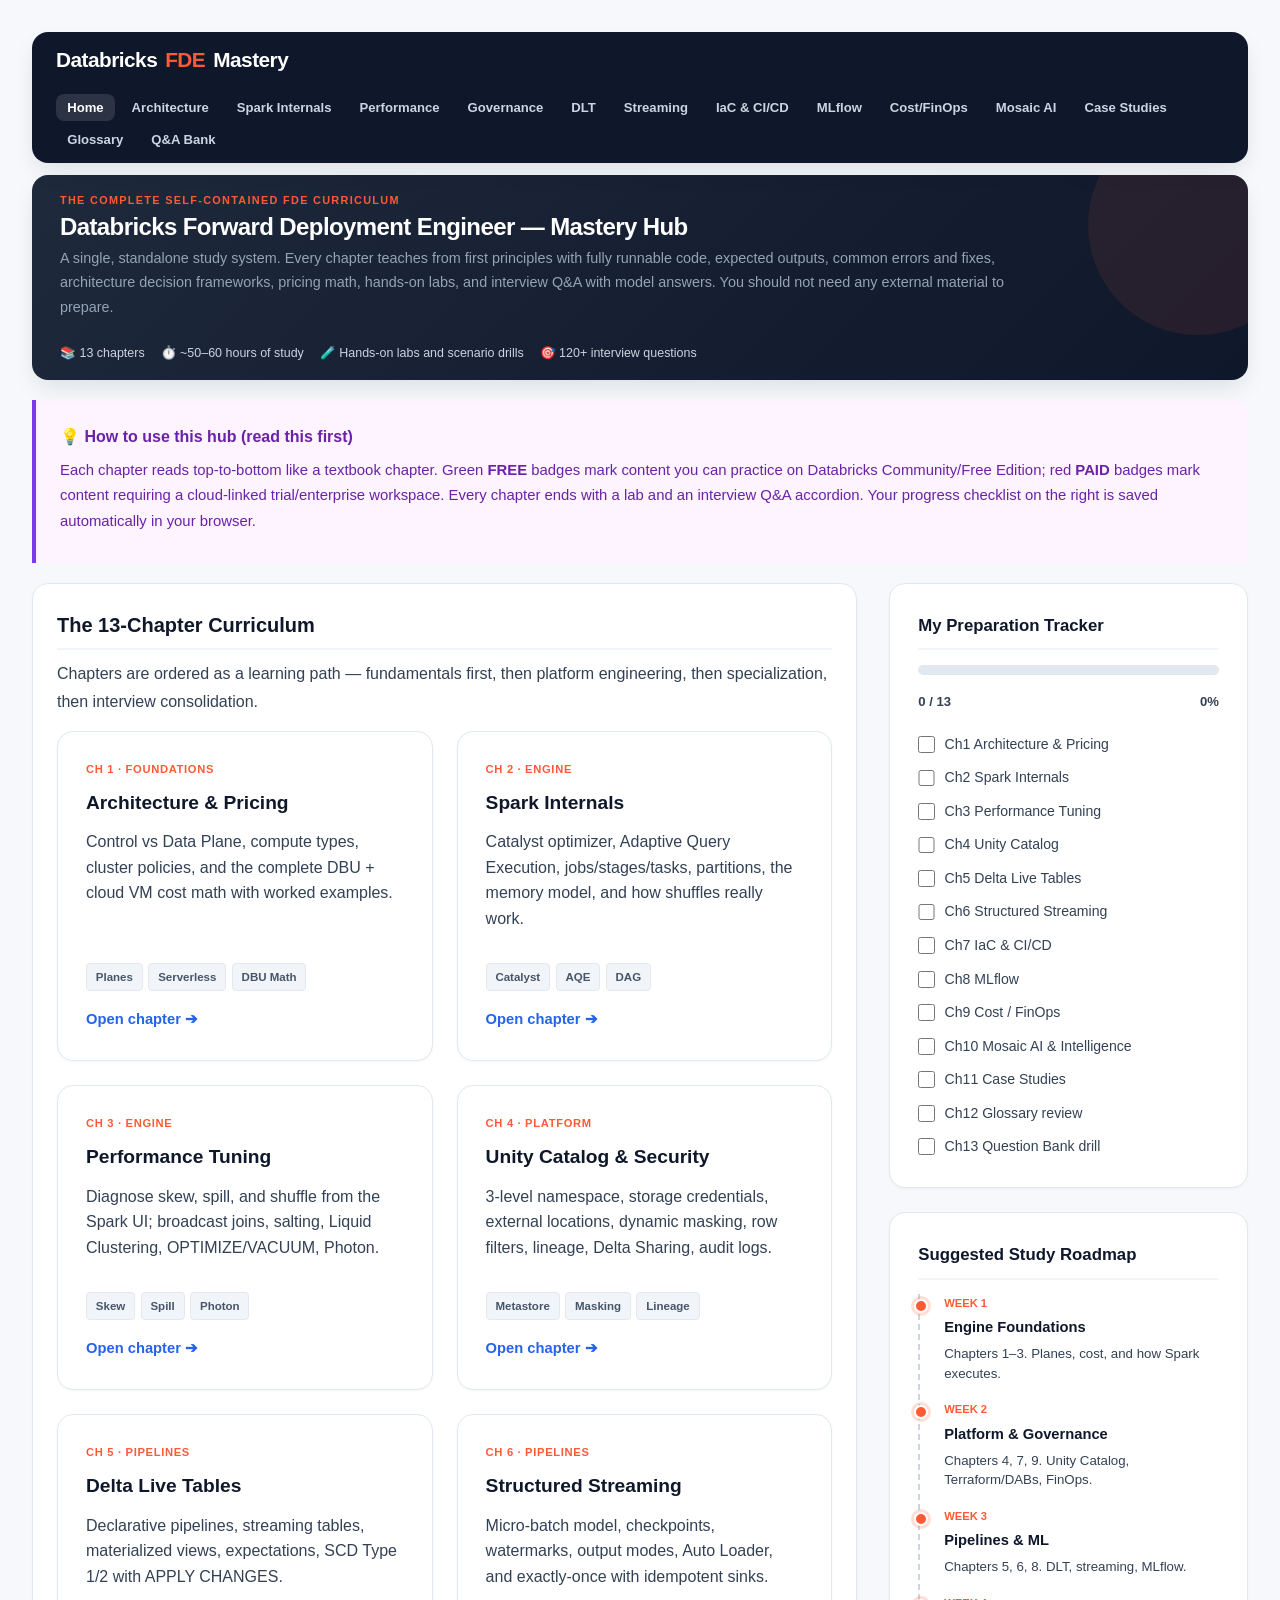
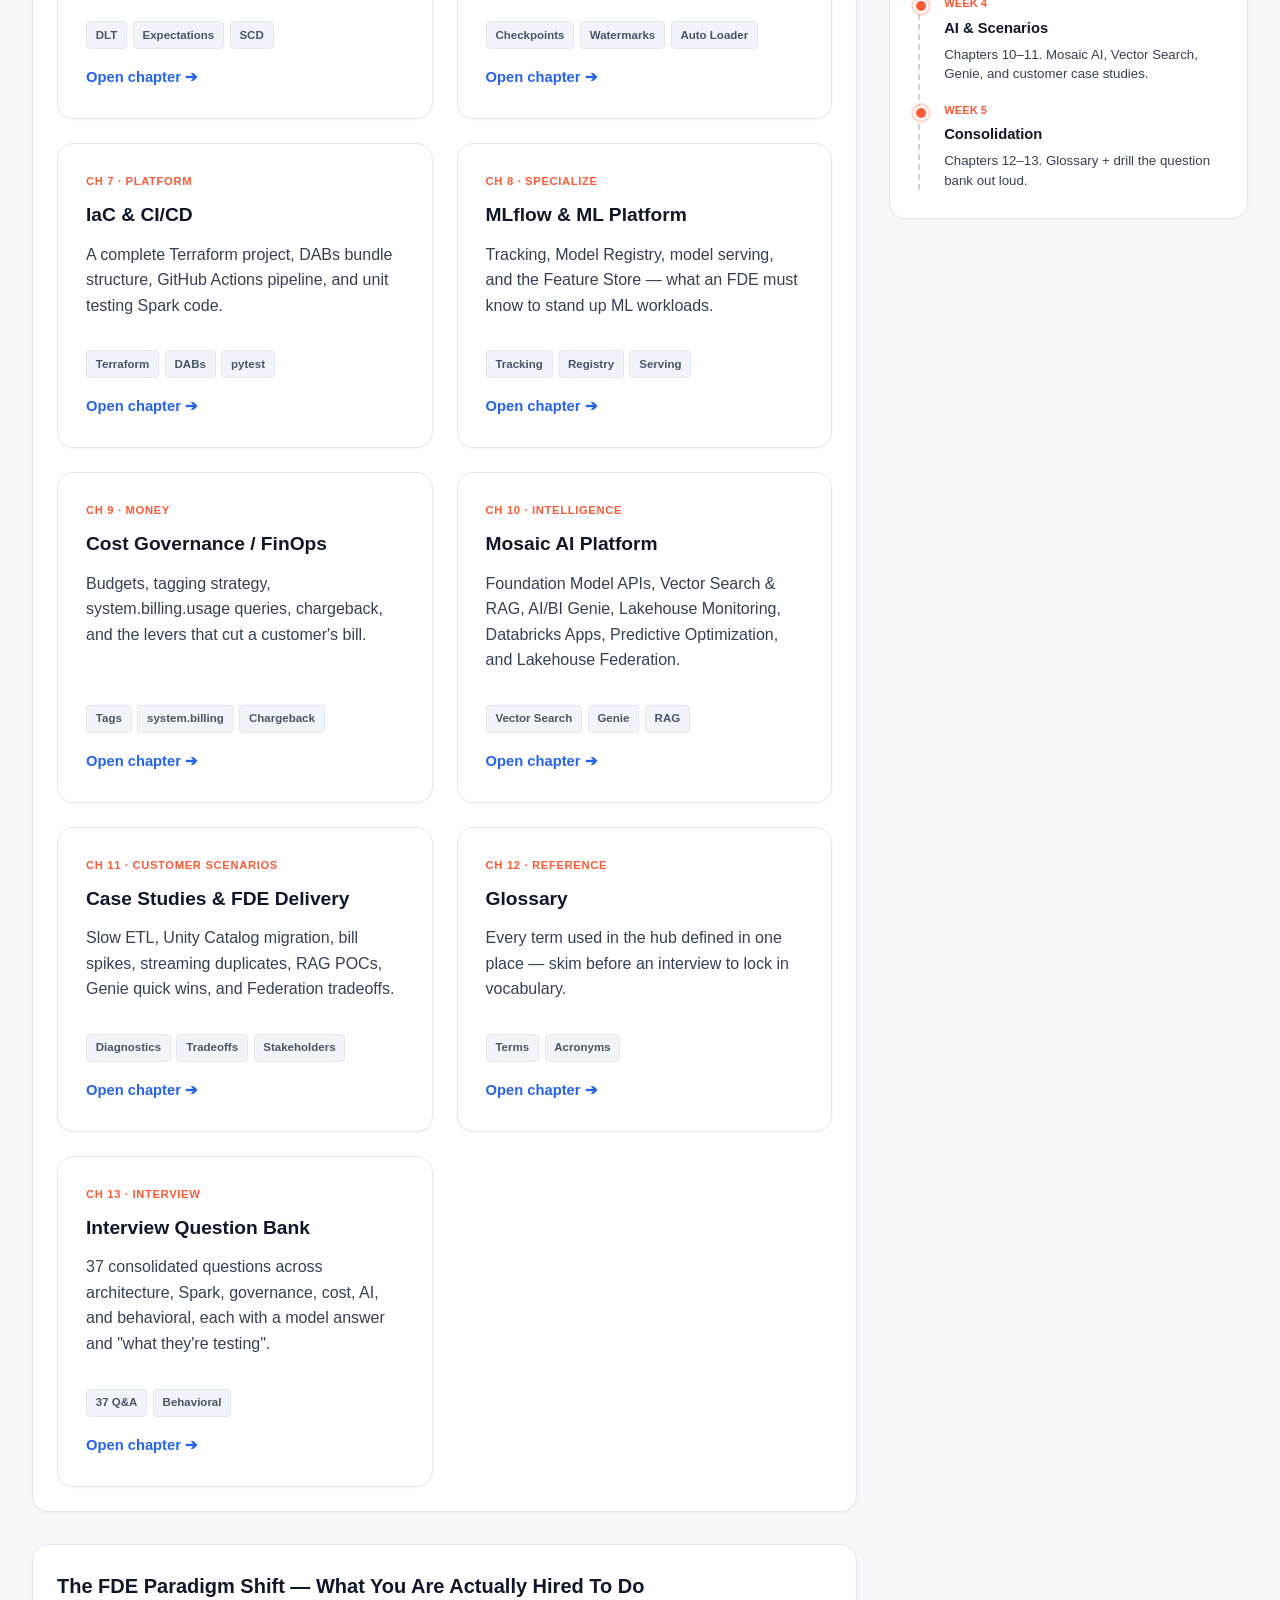
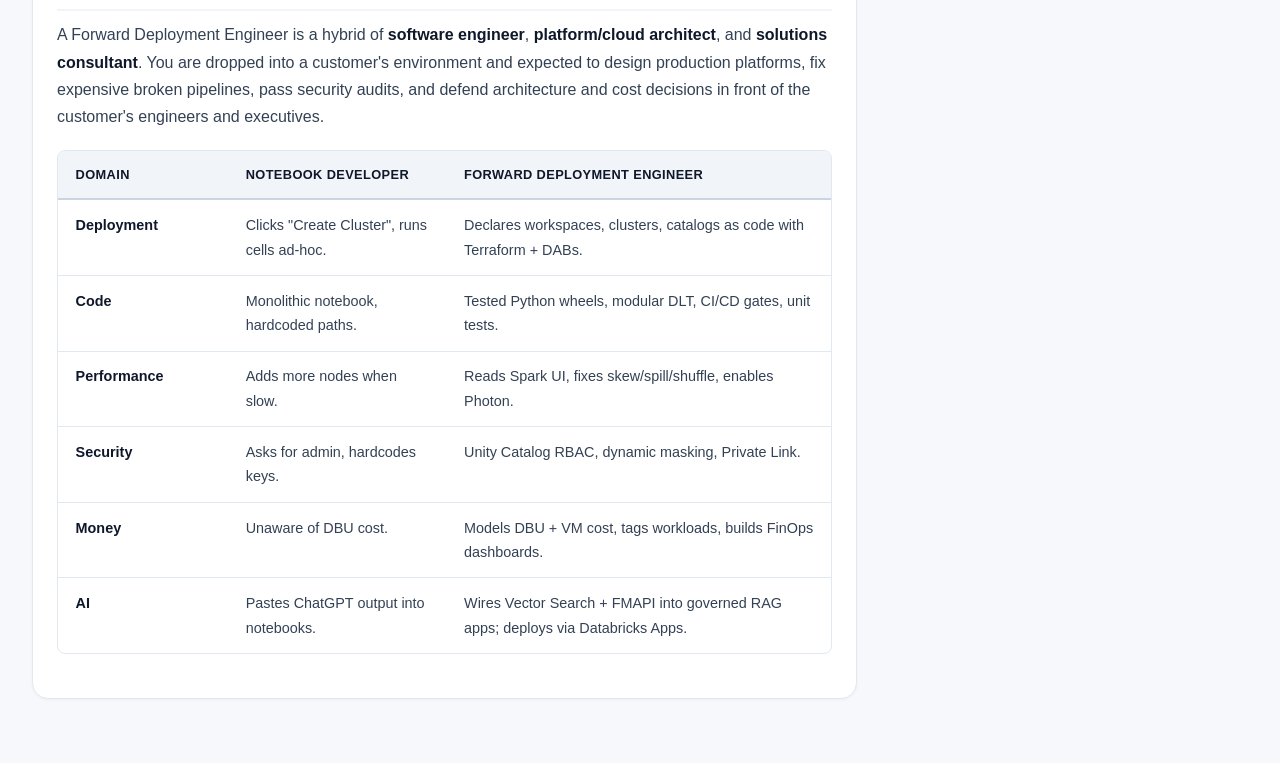
<file: index.html>
<!DOCTYPE html>
<html lang="en">

<head>
    <meta charset="UTF-8">
    <meta name="viewport" content="width=device-width, initial-scale=1.0">
    <title>Databricks FDE Mastery Hub — Home</title>
    <link rel="icon" type="image/svg+xml"
        href="data:image/svg+xml,<svg xmlns='http://www.w3.org/2000/svg' viewBox='0 0 100 100'><rect x='10' y='10' width='80' height='80' rx='15' fill='%23ff5a36'/><path d='M30 50 L45 65 L70 35' stroke='white' stroke-width='8' fill='none' stroke-linecap='round' stroke-linejoin='round'/></svg>">
    <style class="legacy-unused">
        :root {
            --color-bg: #f8fafc;
            --color-card-bg: #ffffff;
            --color-text-primary: #0f172a;
            --color-text-secondary: #334155;
            --color-text-muted: #64748b;
            --color-brand-primary: #ff5a36;
            /* Databricks Orange */
            --color-brand-secondary: #0f172a;
            /* Dark Slate */
            --color-accent-blue: #2563eb;
            --color-accent-teal: #0d9488;
            --color-accent-green: #10b981;
            --color-border: #cbd5e1;
            --color-border-light: #e2e8f0;
            --border-radius: 16px;
            --border-radius-sm: 8px;
        }

        * {
            box-sizing: border-box;
            margin: 0;
            padding: 0;
        }

        body {
            font-family: 'Segoe UI', -apple-system, BlinkMacSystemFont, Roboto, sans-serif;
            background-color: var(--color-bg);
            color: var(--color-text-primary);
            line-height: 1.65;
            font-size: 16px;
        }

        .container {
            width: 95%;
            max-width: 1500px;
            margin: 0 auto;
            padding: 2.5rem 0;
        }

        /* Top Navigation Bar */
        .navbar {
            background-color: var(--color-brand-secondary);
            color: #ffffff;
            padding: 1.25rem 2rem;
            border-radius: var(--border-radius);
            margin-bottom: 2rem;
            display: flex;
            justify-content: space-between;
            align-items: center;
            box-shadow: 0 4px 15px rgba(15, 23, 42, 0.15);
            flex-wrap: wrap;
            gap: 1rem;
        }

        .navbar .brand {
            font-size: 1.35rem;
            font-weight: 800;
            letter-spacing: -0.025em;
            display: flex;
            align-items: center;
            gap: 0.5rem;
        }

        .navbar .brand span {
            color: var(--color-brand-primary);
        }

        .nav-links {
            display: flex;
            gap: 1.25rem;
            list-style: none;
            flex-wrap: wrap;
        }

        .nav-links a {
            color: #cbd5e1;
            text-decoration: none;
            font-size: 0.9rem;
            font-weight: 600;
            padding: 0.5rem 0.85rem;
            border-radius: var(--border-radius-sm);
            transition: all 0.2s ease;
        }

        .nav-links a:hover,
        .nav-links a.active {
            color: #ffffff;
            background-color: rgba(255, 255, 255, 0.1);
        }

        /* Header Style */
        header.hero {
            background: linear-gradient(135deg, #1e293b 0%, #0f172a 100%);
            color: #ffffff;
            padding: 3rem;
            border-radius: var(--border-radius);
            margin-bottom: 2.5rem;
            box-shadow: 0 10px 25px -5px rgba(15, 23, 42, 0.2);
            position: relative;
            overflow: hidden;
        }

        header.hero::before {
            content: '';
            position: absolute;
            top: -50px;
            right: -50px;
            width: 200px;
            height: 200px;
            background: rgba(255, 90, 54, 0.08);
            border-radius: 50%;
            pointer-events: none;
        }

        header.hero h1 {
            font-size: 2.5rem;
            font-weight: 800;
            letter-spacing: -0.025em;
            margin-bottom: 0.75rem;
            line-height: 1.2;
        }

        header.hero p {
            color: #94a3b8;
            font-size: 1.15rem;
            max-width: 900px;
            margin-bottom: 1.5rem;
        }

        .pills {
            display: flex;
            gap: 0.5rem;
            flex-wrap: wrap;
        }

        .pill {
            font-size: 0.75rem;
            font-weight: 700;
            padding: 0.35rem 0.85rem;
            border-radius: 9999px;
            text-transform: uppercase;
            letter-spacing: 0.05em;
            background-color: rgba(255, 255, 255, 0.1);
            color: #cbd5e1;
            border: 1px solid rgba(255, 255, 255, 0.15);
        }

        .pill-primary {
            background-color: rgba(255, 90, 54, 0.15);
            color: var(--color-brand-primary);
            border-color: rgba(255, 90, 54, 0.3);
        }

        /* Career Shift Mindset Box */
        .paradigm-shift {
            background-color: #fffbeb;
            border-left: 4px solid #f59e0b;
            border-radius: var(--border-radius-sm);
            padding: 2rem;
            margin-bottom: 2.5rem;
            color: #78350f;
            box-shadow: 0 4px 6px -1px rgba(0, 0, 0, 0.02);
        }

        .paradigm-shift h2 {
            font-size: 1.25rem;
            font-weight: 700;
            margin-bottom: 0.75rem;
            display: flex;
            align-items: center;
            gap: 0.5rem;
            color: #92400e;
        }

        .paradigm-shift p {
            font-size: 1rem;
            line-height: 1.7;
        }

        /* 2-Column Main Section */
        .content-layout {
            display: grid;
            grid-template-columns: 2.2fr 1fr;
            gap: 2.5rem;
        }

        @media (max-width: 1200px) {
            .content-layout {
                grid-template-columns: 1fr;
            }
        }

        /* Left Side: Modular Study Blocks */
        .modular-grid {
            display: grid;
            grid-template-columns: repeat(auto-fit, minmax(400px, 1fr));
            gap: 1.75rem;
        }

        @media (max-width: 600px) {
            .modular-grid {
                grid-template-columns: 1fr;
            }
        }

        .module-card {
            background-color: var(--color-card-bg);
            border: 1px solid var(--color-border-light);
            border-radius: var(--border-radius);
            padding: 2rem;
            box-shadow: 0 1px 3px rgba(0, 0, 0, 0.02);
            transition: transform 0.2s ease, box-shadow 0.2s ease;
            display: flex;
            flex-direction: column;
            justify-content: space-between;
        }

        .module-card:hover {
            transform: translateY(-3px);
            box-shadow: 0 12px 20px -3px rgba(0, 0, 0, 0.04);
            border-color: var(--color-border);
        }

        .module-header {
            margin-bottom: 1.25rem;
        }

        .module-eyebrow {
            font-size: 0.75rem;
            font-weight: 700;
            text-transform: uppercase;
            letter-spacing: 0.05em;
            color: var(--color-brand-primary);
            margin-bottom: 0.5rem;
        }

        .module-title {
            font-size: 1.35rem;
            font-weight: 800;
            color: var(--color-brand-secondary);
            margin-bottom: 0.75rem;
        }

        .module-desc {
            font-size: 0.95rem;
            color: var(--color-text-secondary);
            line-height: 1.6;
        }

        .module-skills {
            display: flex;
            flex-wrap: wrap;
            gap: 0.4rem;
            margin: 1.25rem 0;
        }

        .skill-tag {
            font-size: 0.75rem;
            font-weight: 600;
            padding: 0.2rem 0.5rem;
            border-radius: 4px;
            background-color: #f1f5f9;
            color: #475569;
            border: 1px solid #e2e8f0;
        }

        .module-footer {
            border-top: 1px solid #f1f5f9;
            padding-top: 1.25rem;
            display: flex;
            justify-content: space-between;
            align-items: center;
        }

        .module-link {
            font-size: 0.95rem;
            font-weight: 700;
            color: var(--color-accent-blue);
            text-decoration: none;
            display: flex;
            align-items: center;
            gap: 0.25rem;
        }

        .module-link:hover {
            text-decoration: underline;
        }

        /* Right Side: Interactive Progress Tracker & Roadmap */
        .sidebar {
            display: flex;
            flex-direction: column;
            gap: 2rem;
        }

        .progress-box {
            background-color: var(--color-card-bg);
            border: 1px solid var(--color-border-light);
            border-radius: var(--border-radius);
            padding: 2rem;
            box-shadow: 0 1px 3px rgba(0, 0, 0, 0.02);
        }

        .progress-title {
            font-size: 1.15rem;
            font-weight: 800;
            color: var(--color-brand-secondary);
            margin-bottom: 1rem;
            border-bottom: 2px solid #f1f5f9;
            padding-bottom: 0.5rem;
        }

        .progress-percent-bar {
            background-color: #e2e8f0;
            border-radius: 9999px;
            height: 10px;
            margin-bottom: 1.5rem;
            overflow: hidden;
            position: relative;
        }

        .progress-percent-fill {
            background-color: var(--color-accent-green);
            height: 100%;
            width: 0%;
            transition: width 0.3s ease;
        }

        .progress-stats {
            display: flex;
            justify-content: space-between;
            font-size: 0.85rem;
            font-weight: 700;
            color: var(--color-text-secondary);
            margin-bottom: 1.5rem;
        }

        .checklist {
            list-style: none;
            display: flex;
            flex-direction: column;
            gap: 0.85rem;
        }

        .checklist-item {
            display: flex;
            align-items: flex-start;
            gap: 0.75rem;
            font-size: 0.9rem;
            color: var(--color-text-secondary);
            cursor: pointer;
        }

        .checklist-item input[type="checkbox"] {
            margin-top: 0.25rem;
            width: 1.1rem;
            height: 1.1rem;
            cursor: pointer;
        }

        .checklist-item span.completed {
            text-decoration: line-through;
            color: var(--color-text-muted);
        }

        /* 30-60-90 Roadmap Sidebar */
        .roadmap-box {
            background-color: var(--color-card-bg);
            border: 1px solid var(--color-border-light);
            border-radius: var(--border-radius);
            padding: 2rem;
            box-shadow: 0 1px 3px rgba(0, 0, 0, 0.02);
        }

        .roadmap-title {
            font-size: 1.15rem;
            font-weight: 800;
            color: var(--color-brand-secondary);
            margin-bottom: 1.25rem;
            border-bottom: 2px solid #f1f5f9;
            padding-bottom: 0.5rem;
        }

        .roadmap-steps {
            display: flex;
            flex-direction: column;
            gap: 1.25rem;
            position: relative;
            padding-left: 1.5rem;
            border-left: 2px dashed #cbd5e1;
        }

        .roadmap-step {
            position: relative;
        }

        .roadmap-step::before {
            content: '';
            position: absolute;
            left: calc(-1.5rem - 6px);
            top: 4px;
            width: 10px;
            height: 10px;
            border-radius: 50%;
            background-color: var(--color-brand-primary);
            border: 2px solid #ffffff;
            box-shadow: 0 0 0 3px rgba(255, 90, 54, 0.2);
        }

        .step-phase {
            font-size: 0.75rem;
            font-weight: 700;
            color: var(--color-brand-primary);
            text-transform: uppercase;
            margin-bottom: 0.15rem;
        }

        .step-name {
            font-size: 0.95rem;
            font-weight: 700;
            color: var(--color-brand-secondary);
            margin-bottom: 0.25rem;
        }

        .step-desc {
            font-size: 0.85rem;
            color: var(--color-text-secondary);
            line-height: 1.4;
        }

        /* Certifications Quick View */
        .certs-box {
            background-color: var(--color-card-bg);
            border: 1px solid var(--color-border-light);
            border-radius: var(--border-radius);
            padding: 2rem;
            box-shadow: 0 1px 3px rgba(0, 0, 0, 0.02);
        }

        .certs-title {
            font-size: 1.15rem;
            font-weight: 800;
            color: var(--color-brand-secondary);
            margin-bottom: 1rem;
            border-bottom: 2px solid #f1f5f9;
            padding-bottom: 0.5rem;
        }

        .cert-row {
            display: flex;
            align-items: center;
            gap: 0.75rem;
            margin-bottom: 1rem;
            font-size: 0.85rem;
        }

        .cert-row:last-child {
            margin-bottom: 0;
        }

        .cert-badge {
            font-size: 0.65rem;
            font-weight: 800;
            padding: 0.2rem 0.5rem;
            border-radius: 4px;
            text-transform: uppercase;
            white-space: nowrap;
        }

        .cert-badge.step1 {
            background-color: #e0f2fe;
            color: #0369a1;
        }

        .cert-badge.step2 {
            background-color: #f0fdf4;
            color: #166534;
        }

        .cert-badge.step3 {
            background-color: #fef9c3;
            color: #854d0e;
        }

        .cert-name {
            font-weight: 600;
            color: var(--color-text-secondary);
        }
    </style>
    <link rel="stylesheet" href="styles.css">
</head>

<body>

    <div class="container">

        <!-- Navigation Bar -->
        <nav class="navbar">
            <div class="brand">Databricks <span>FDE</span> Mastery</div>
            <ul class="nav-links">
                <li><a href="index.html" class="active">Home</a></li>
                <li><a href="architecture_and_pricing.html">Architecture</a></li>
                <li><a href="spark_internals.html">Spark Internals</a></li>
                <li><a href="performance_tuning.html">Performance</a></li>
                <li><a href="unity_catalog_and_security.html">Governance</a></li>
                <li><a href="delta_live_tables.html">DLT</a></li>
                <li><a href="streaming.html">Streaming</a></li>
                <li><a href="iac_and_ci_cd.html">IaC & CI/CD</a></li>
                <li><a href="mlflow.html">MLflow</a></li>
                <li><a href="cost_governance.html">Cost/FinOps</a></li>
                <li><a href="mosaic_ai.html">Mosaic AI</a></li>
                <li><a href="case_studies.html">Case Studies</a></li>
                <li><a href="glossary.html">Glossary</a></li>
                <li><a href="interview_question_bank.html">Q&A Bank</a></li>
            </ul>
        </nav>

        <!-- Hero Card -->
        <header class="hero">
            <div class="eyebrow">The Complete Self-Contained FDE Curriculum</div>
            <h1>Databricks Forward Deployment Engineer — Mastery Hub</h1>
            <p>A single, standalone study system. Every chapter teaches from first principles with fully runnable code,
                expected outputs, common errors and fixes, architecture decision frameworks, pricing math, hands-on
                labs, and interview Q&A with model answers. You should not need any external material to prepare.</p>
            <div class="reading-meta">
                <span>📚 13 chapters</span>
                <span>⏱️ ~50–60 hours of study</span>
                <span>🧪 Hands-on labs and scenario drills</span>
                <span>🎯 120+ interview questions</span>
            </div>
        </header>

        <div class="box gotcha-box">
            <h4>💡 How to use this hub (read this first)</h4>
            <p>Each chapter reads top-to-bottom like a textbook chapter. Green <strong>FREE</strong> badges mark content
                you can practice on Databricks Community/Free Edition; red <strong>PAID</strong> badges mark content
                requiring a cloud-linked trial/enterprise workspace. Every chapter ends with a lab and an interview Q&A
                accordion. Your progress checklist on the right is saved automatically in your browser.</p>
        </div>

        <!-- Curriculum -->
        <div class="grid-layout">
            <main class="main-content">
                <section class="section-card">
                    <h2>The 13-Chapter Curriculum</h2>
                    <p>Chapters are ordered as a learning path — fundamentals first, then platform engineering, then
                        specialization, then interview consolidation.</p>
                    <div class="modular-grid">
                        <div class="module-card">
                            <div class="module-eyebrow">Ch 1 · Foundations</div>
                            <div class="module-title">Architecture & Pricing</div>
                            <p class="module-desc">Control vs Data Plane, compute types, cluster policies, and the
                                complete DBU + cloud VM cost math with worked examples.</p>
                            <div class="module-skills"><span class="skill-tag">Planes</span><span
                                    class="skill-tag">Serverless</span><span class="skill-tag">DBU Math</span></div><a
                                class="module-link" href="architecture_and_pricing.html">Open chapter ➔</a>
                        </div>
                        <div class="module-card">
                            <div class="module-eyebrow">Ch 2 · Engine</div>
                            <div class="module-title">Spark Internals</div>
                            <p class="module-desc">Catalyst optimizer, Adaptive Query Execution, jobs/stages/tasks,
                                partitions, the memory model, and how shuffles really work.</p>
                            <div class="module-skills"><span class="skill-tag">Catalyst</span><span
                                    class="skill-tag">AQE</span><span class="skill-tag">DAG</span></div><a
                                class="module-link" href="spark_internals.html">Open chapter ➔</a>
                        </div>
                        <div class="module-card">
                            <div class="module-eyebrow">Ch 3 · Engine</div>
                            <div class="module-title">Performance Tuning</div>
                            <p class="module-desc">Diagnose skew, spill, and shuffle from the Spark UI; broadcast joins,
                                salting, Liquid Clustering, OPTIMIZE/VACUUM, Photon.</p>
                            <div class="module-skills"><span class="skill-tag">Skew</span><span
                                    class="skill-tag">Spill</span><span class="skill-tag">Photon</span></div><a
                                class="module-link" href="performance_tuning.html">Open chapter ➔</a>
                        </div>
                        <div class="module-card">
                            <div class="module-eyebrow">Ch 4 · Platform</div>
                            <div class="module-title">Unity Catalog & Security</div>
                            <p class="module-desc">3-level namespace, storage credentials, external locations, dynamic
                                masking, row filters, lineage, Delta Sharing, audit logs.</p>
                            <div class="module-skills"><span class="skill-tag">Metastore</span><span
                                    class="skill-tag">Masking</span><span class="skill-tag">Lineage</span></div><a
                                class="module-link" href="unity_catalog_and_security.html">Open chapter ➔</a>
                        </div>
                        <div class="module-card">
                            <div class="module-eyebrow">Ch 5 · Pipelines</div>
                            <div class="module-title">Delta Live Tables</div>
                            <p class="module-desc">Declarative pipelines, streaming tables, materialized views,
                                expectations, SCD Type 1/2 with APPLY CHANGES.</p>
                            <div class="module-skills"><span class="skill-tag">DLT</span><span
                                    class="skill-tag">Expectations</span><span class="skill-tag">SCD</span></div><a
                                class="module-link" href="delta_live_tables.html">Open chapter ➔</a>
                        </div>
                        <div class="module-card">
                            <div class="module-eyebrow">Ch 6 · Pipelines</div>
                            <div class="module-title">Structured Streaming</div>
                            <p class="module-desc">Micro-batch model, checkpoints, watermarks, output modes, Auto
                                Loader, and exactly-once with idempotent sinks.</p>
                            <div class="module-skills"><span class="skill-tag">Checkpoints</span><span
                                    class="skill-tag">Watermarks</span><span class="skill-tag">Auto Loader</span></div>
                            <a class="module-link" href="streaming.html">Open chapter ➔</a>
                        </div>
                        <div class="module-card">
                            <div class="module-eyebrow">Ch 7 · Platform</div>
                            <div class="module-title">IaC & CI/CD</div>
                            <p class="module-desc">A complete Terraform project, DABs bundle structure, GitHub Actions
                                pipeline, and unit testing Spark code.</p>
                            <div class="module-skills"><span class="skill-tag">Terraform</span><span
                                    class="skill-tag">DABs</span><span class="skill-tag">pytest</span></div><a
                                class="module-link" href="iac_and_ci_cd.html">Open chapter ➔</a>
                        </div>
                        <div class="module-card">
                            <div class="module-eyebrow">Ch 8 · Specialize</div>
                            <div class="module-title">MLflow & ML Platform</div>
                            <p class="module-desc">Tracking, Model Registry, model serving, and the Feature Store — what
                                an FDE must know to stand up ML workloads.</p>
                            <div class="module-skills"><span class="skill-tag">Tracking</span><span
                                    class="skill-tag">Registry</span><span class="skill-tag">Serving</span></div><a
                                class="module-link" href="mlflow.html">Open chapter ➔</a>
                        </div>
                        <div class="module-card">
                            <div class="module-eyebrow">Ch 9 · Money</div>
                            <div class="module-title">Cost Governance / FinOps</div>
                            <p class="module-desc">Budgets, tagging strategy, system.billing.usage queries, chargeback,
                                and the levers that cut a customer's bill.</p>
                            <div class="module-skills"><span class="skill-tag">Tags</span><span
                                    class="skill-tag">system.billing</span><span class="skill-tag">Chargeback</span>
                            </div><a class="module-link" href="cost_governance.html">Open chapter ➔</a>
                        </div>
                        <div class="module-card">
                            <div class="module-eyebrow">Ch 10 · Intelligence</div>
                            <div class="module-title">Mosaic AI Platform</div>
                            <p class="module-desc">Foundation Model APIs, Vector Search & RAG, AI/BI Genie, Lakehouse
                                Monitoring, Databricks Apps, Predictive Optimization, and Lakehouse Federation.</p>
                            <div class="module-skills"><span class="skill-tag">Vector Search</span><span
                                    class="skill-tag">Genie</span><span class="skill-tag">RAG</span></div><a
                                class="module-link" href="mosaic_ai.html">Open chapter ➔</a>
                        </div>
                        <div class="module-card">
                            <div class="module-eyebrow">Ch 11 · Customer Scenarios</div>
                            <div class="module-title">Case Studies & FDE Delivery</div>
                            <p class="module-desc">Slow ETL, Unity Catalog migration, bill spikes, streaming duplicates,
                                RAG POCs, Genie quick wins, and Federation tradeoffs.</p>
                            <div class="module-skills"><span class="skill-tag">Diagnostics</span><span
                                    class="skill-tag">Tradeoffs</span><span class="skill-tag">Stakeholders</span></div>
                            <a class="module-link" href="case_studies.html">Open chapter ➔</a>
                        </div>
                        <div class="module-card">
                            <div class="module-eyebrow">Ch 12 · Reference</div>
                            <div class="module-title">Glossary</div>
                            <p class="module-desc">Every term used in the hub defined in one place — skim before an
                                interview to lock in vocabulary.</p>
                            <div class="module-skills"><span class="skill-tag">Terms</span><span
                                    class="skill-tag">Acronyms</span></div><a class="module-link"
                                href="glossary.html">Open chapter ➔</a>
                        </div>
                        <div class="module-card">
                            <div class="module-eyebrow">Ch 13 · Interview</div>
                            <div class="module-title">Interview Question Bank</div>
                            <p class="module-desc">37 consolidated questions across architecture, Spark, governance,
                                cost, AI, and behavioral, each with a model answer and "what they're testing".</p>
                            <div class="module-skills"><span class="skill-tag">37 Q&A</span><span
                                    class="skill-tag">Behavioral</span></div><a class="module-link"
                                href="interview_question_bank.html">Open chapter ➔</a>
                        </div>
                    </div>
                </section>

                <section class="section-card">
                    <h2>The FDE Paradigm Shift — What You Are Actually Hired To Do</h2>
                    <p>A Forward Deployment Engineer is a hybrid of <strong>software engineer</strong>,
                        <strong>platform/cloud architect</strong>, and <strong>solutions consultant</strong>. You are
                        dropped into a customer's environment and expected to design production platforms, fix expensive
                        broken pipelines, pass security audits, and defend architecture and cost decisions in front of
                        the customer's engineers and executives.
                    </p>
                    <div class="table-scroll">
                        <table>
                            <thead>
                                <tr>
                                    <th style="width:22%">Domain</th>
                                    <th>Notebook Developer</th>
                                    <th>Forward Deployment Engineer</th>
                                </tr>
                            </thead>
                            <tbody>
                                <tr>
                                    <td><strong>Deployment</strong></td>
                                    <td>Clicks "Create Cluster", runs cells ad-hoc.</td>
                                    <td>Declares workspaces, clusters, catalogs as code with Terraform + DABs.</td>
                                </tr>
                                <tr>
                                    <td><strong>Code</strong></td>
                                    <td>Monolithic notebook, hardcoded paths.</td>
                                    <td>Tested Python wheels, modular DLT, CI/CD gates, unit tests.</td>
                                </tr>
                                <tr>
                                    <td><strong>Performance</strong></td>
                                    <td>Adds more nodes when slow.</td>
                                    <td>Reads Spark UI, fixes skew/spill/shuffle, enables Photon.</td>
                                </tr>
                                <tr>
                                    <td><strong>Security</strong></td>
                                    <td>Asks for admin, hardcodes keys.</td>
                                    <td>Unity Catalog RBAC, dynamic masking, Private Link.</td>
                                </tr>
                                <tr>
                                    <td><strong>Money</strong></td>
                                    <td>Unaware of DBU cost.</td>
                                    <td>Models DBU + VM cost, tags workloads, builds FinOps dashboards.</td>
                                </tr>
                                <tr>
                                    <td><strong>AI</strong></td>
                                    <td>Pastes ChatGPT output into notebooks.</td>
                                    <td>Wires Vector Search + FMAPI into governed RAG apps; deploys via Databricks Apps.
                                    </td>
                                </tr>
                            </tbody>
                        </table>
                    </div>
                </section>
            </main>

            <aside class="sidebar-panel">
                <div class="side-card">
                    <h3>My Preparation Tracker</h3>
                    <div class="progress-percent-bar">
                        <div class="progress-percent-fill" id="progressBar"></div>
                    </div>
                    <div class="progress-stats"><span id="completedCount">0 / 13</span><span id="percentText">0%</span>
                    </div>
                    <ul class="checklist">
                        <li class="checklist-item"><input type="checkbox" id="c1" onchange="updateProgress()"><span
                                id="t-c1">Ch1 Architecture & Pricing</span></li>
                        <li class="checklist-item"><input type="checkbox" id="c2" onchange="updateProgress()"><span
                                id="t-c2">Ch2 Spark Internals</span></li>
                        <li class="checklist-item"><input type="checkbox" id="c3" onchange="updateProgress()"><span
                                id="t-c3">Ch3 Performance Tuning</span></li>
                        <li class="checklist-item"><input type="checkbox" id="c4" onchange="updateProgress()"><span
                                id="t-c4">Ch4 Unity Catalog</span></li>
                        <li class="checklist-item"><input type="checkbox" id="c5" onchange="updateProgress()"><span
                                id="t-c5">Ch5 Delta Live Tables</span></li>
                        <li class="checklist-item"><input type="checkbox" id="c6" onchange="updateProgress()"><span
                                id="t-c6">Ch6 Structured Streaming</span></li>
                        <li class="checklist-item"><input type="checkbox" id="c7" onchange="updateProgress()"><span
                                id="t-c7">Ch7 IaC & CI/CD</span></li>
                        <li class="checklist-item"><input type="checkbox" id="c8" onchange="updateProgress()"><span
                                id="t-c8">Ch8 MLflow</span></li>
                        <li class="checklist-item"><input type="checkbox" id="c9" onchange="updateProgress()"><span
                                id="t-c9">Ch9 Cost / FinOps</span></li>
                        <li class="checklist-item"><input type="checkbox" id="c10" onchange="updateProgress()"><span
                                id="t-c10">Ch10 Mosaic AI & Intelligence</span></li>
                        <li class="checklist-item"><input type="checkbox" id="c11" onchange="updateProgress()"><span
                                id="t-c11">Ch11 Case Studies</span></li>
                        <li class="checklist-item"><input type="checkbox" id="c12" onchange="updateProgress()"><span
                                id="t-c12">Ch12 Glossary review</span></li>
                        <li class="checklist-item"><input type="checkbox" id="c13" onchange="updateProgress()"><span
                                id="t-c13">Ch13 Question Bank drill</span></li>
                    </ul>
                </div>

                <div class="side-card">
                    <h3>Suggested Study Roadmap</h3>
                    <div class="roadmap-steps">
                        <div class="roadmap-step">
                            <div class="step-phase">Week 1</div>
                            <div class="step-name">Engine Foundations</div>
                            <div class="step-desc">Chapters 1–3. Planes, cost, and how Spark executes.</div>
                        </div>
                        <div class="roadmap-step">
                            <div class="step-phase">Week 2</div>
                            <div class="step-name">Platform & Governance</div>
                            <div class="step-desc">Chapters 4, 7, 9. Unity Catalog, Terraform/DABs, FinOps.</div>
                        </div>
                        <div class="roadmap-step">
                            <div class="step-phase">Week 3</div>
                            <div class="step-name">Pipelines & ML</div>
                            <div class="step-desc">Chapters 5, 6, 8. DLT, streaming, MLflow.</div>
                        </div>
                        <div class="roadmap-step">
                            <div class="step-phase">Week 4</div>
                            <div class="step-name">AI & Scenarios</div>
                            <div class="step-desc">Chapters 10–11. Mosaic AI, Vector Search, Genie, and customer case
                                studies.
                            </div>
                        </div>
                        <div class="roadmap-step">
                            <div class="step-phase">Week 5</div>
                            <div class="step-name">Consolidation</div>
                            <div class="step-desc">Chapters 12–13. Glossary + drill the question bank out loud.
                            </div>
                        </div>
                    </div>
                </div>
            </aside>
        </div>

    </div>

    <script>
        const items = ['c1', 'c2', 'c3', 'c4', 'c5', 'c6', 'c7', 'c8', 'c9', 'c10', 'c11', 'c12', 'c13'];
        window.addEventListener('DOMContentLoaded', () => {
            items.forEach(id => {
                const checked = localStorage.getItem('fde_' + id) === 'true';
                const el = document.getElementById(id);
                if (el) { el.checked = checked; style(id, checked); }
            });
            updateProgress(false);
        });
        function style(id, checked) {
            const t = document.getElementById('t-' + id);
            if (t) t.classList.toggle('completed', checked);
        }
        function updateProgress(save = true) {
            let done = 0;
            items.forEach(id => {
                const el = document.getElementById(id);
                if (el) { if (el.checked) done++; if (save) localStorage.setItem('fde_' + id, el.checked); style(id, el.checked); }
            });
            const pct = Math.round((done / items.length) * 100);
            document.getElementById('progressBar').style.width = pct + '%';
            document.getElementById('completedCount').textContent = `${done} / ${items.length}`;
            document.getElementById('percentText').textContent = `${pct}%`;
        }
    </script>

</body>

</html>
</file>
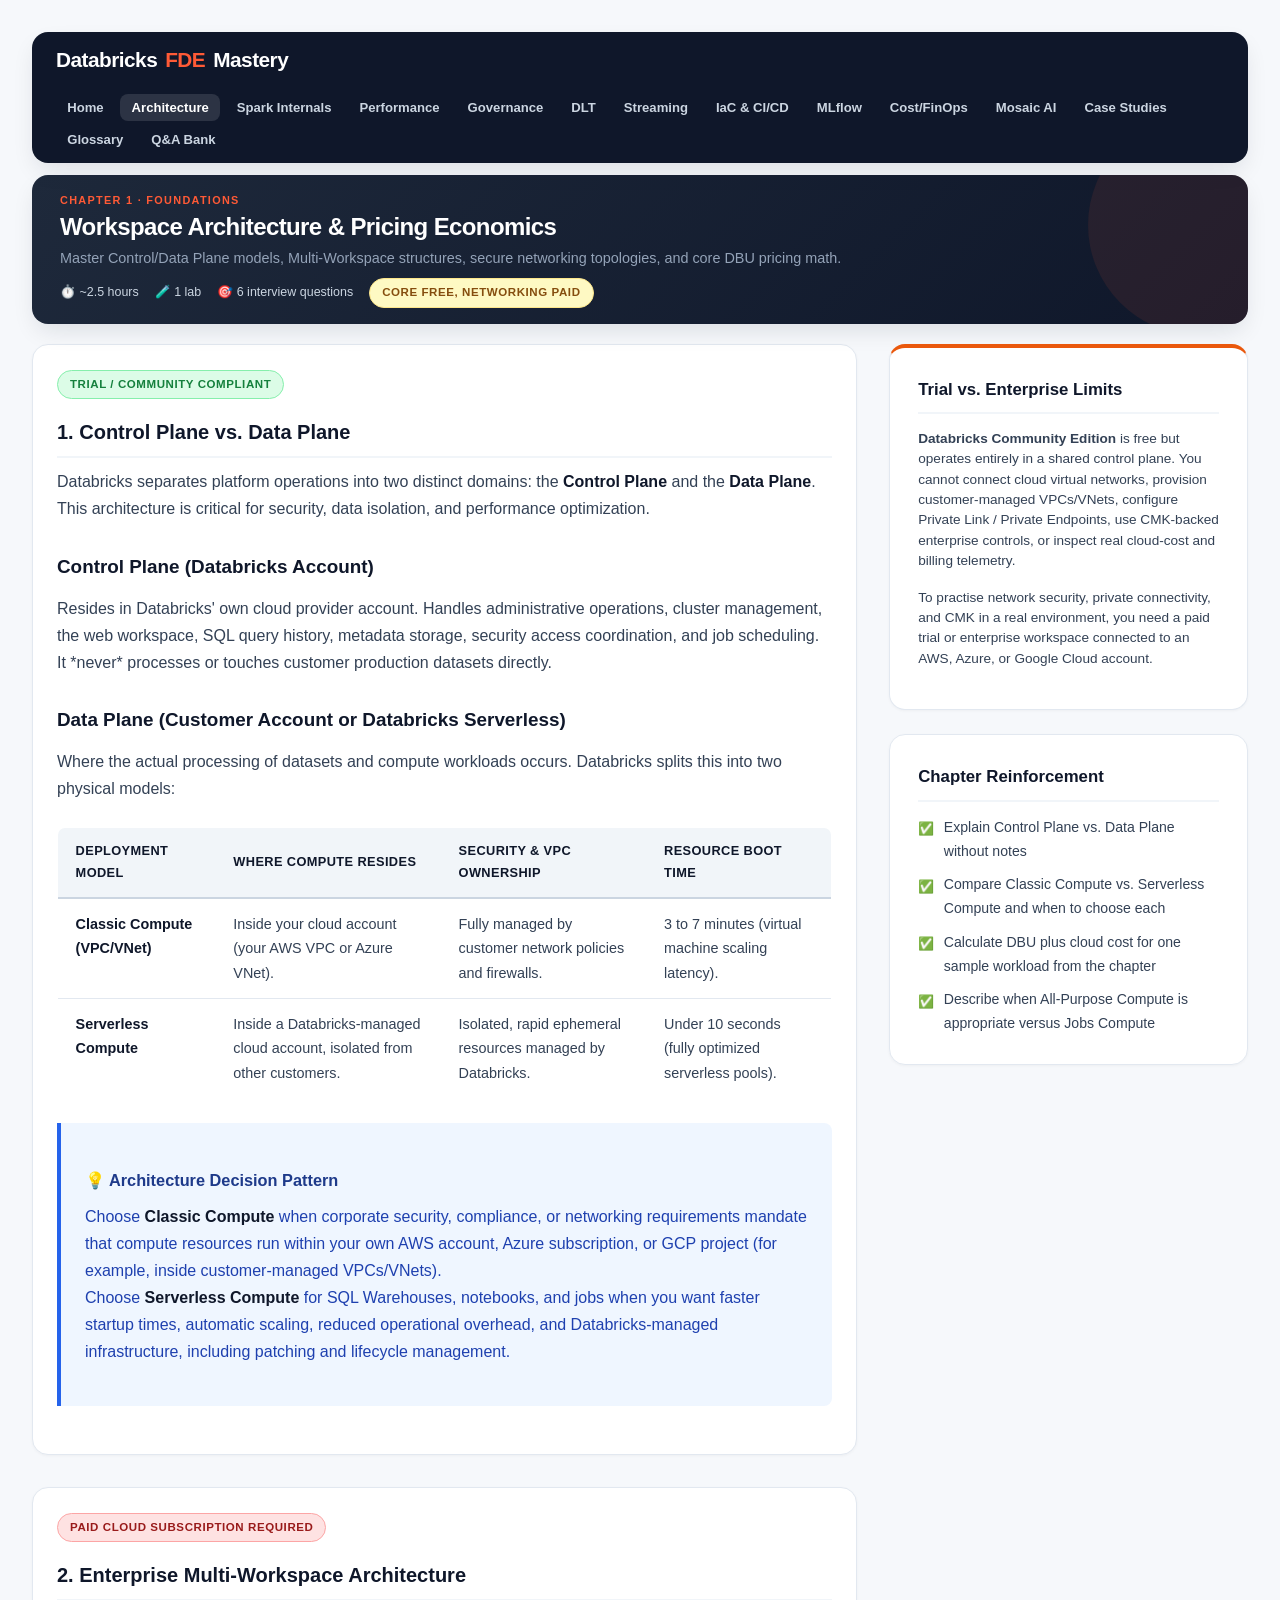
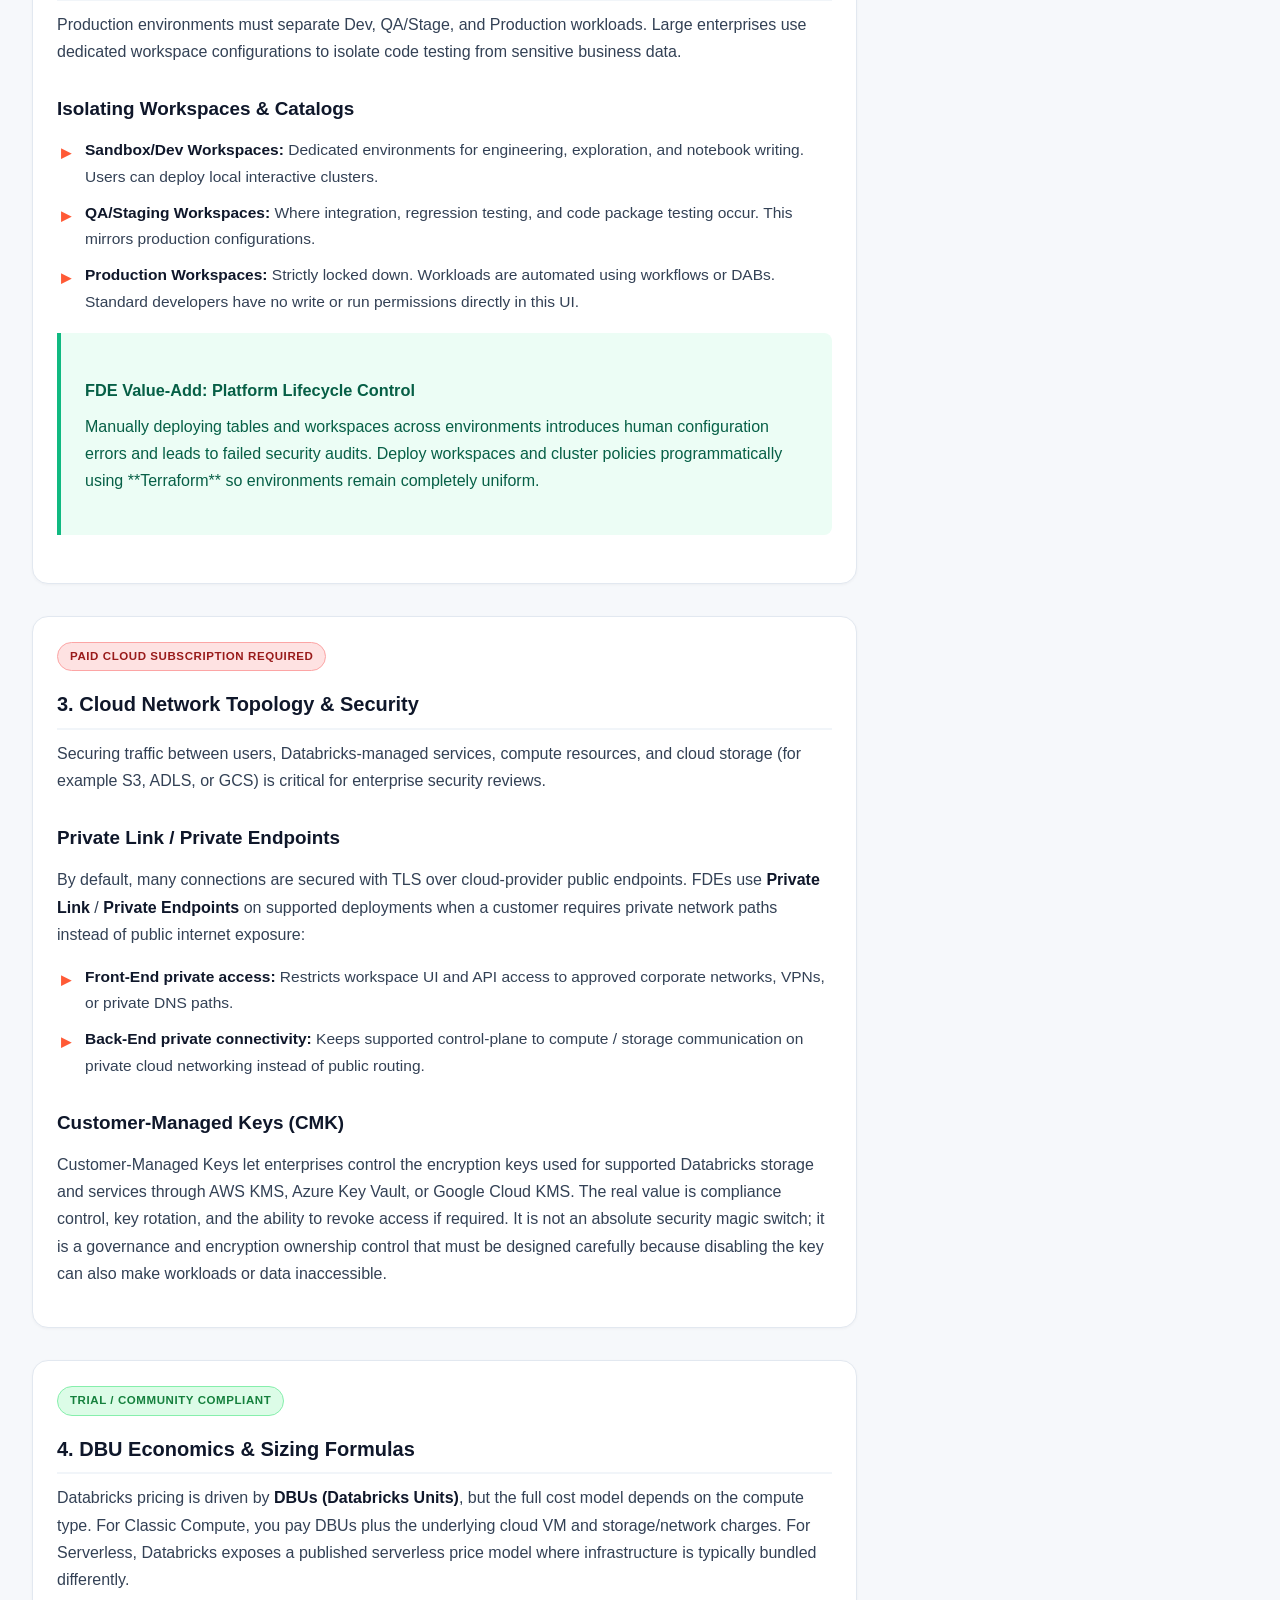
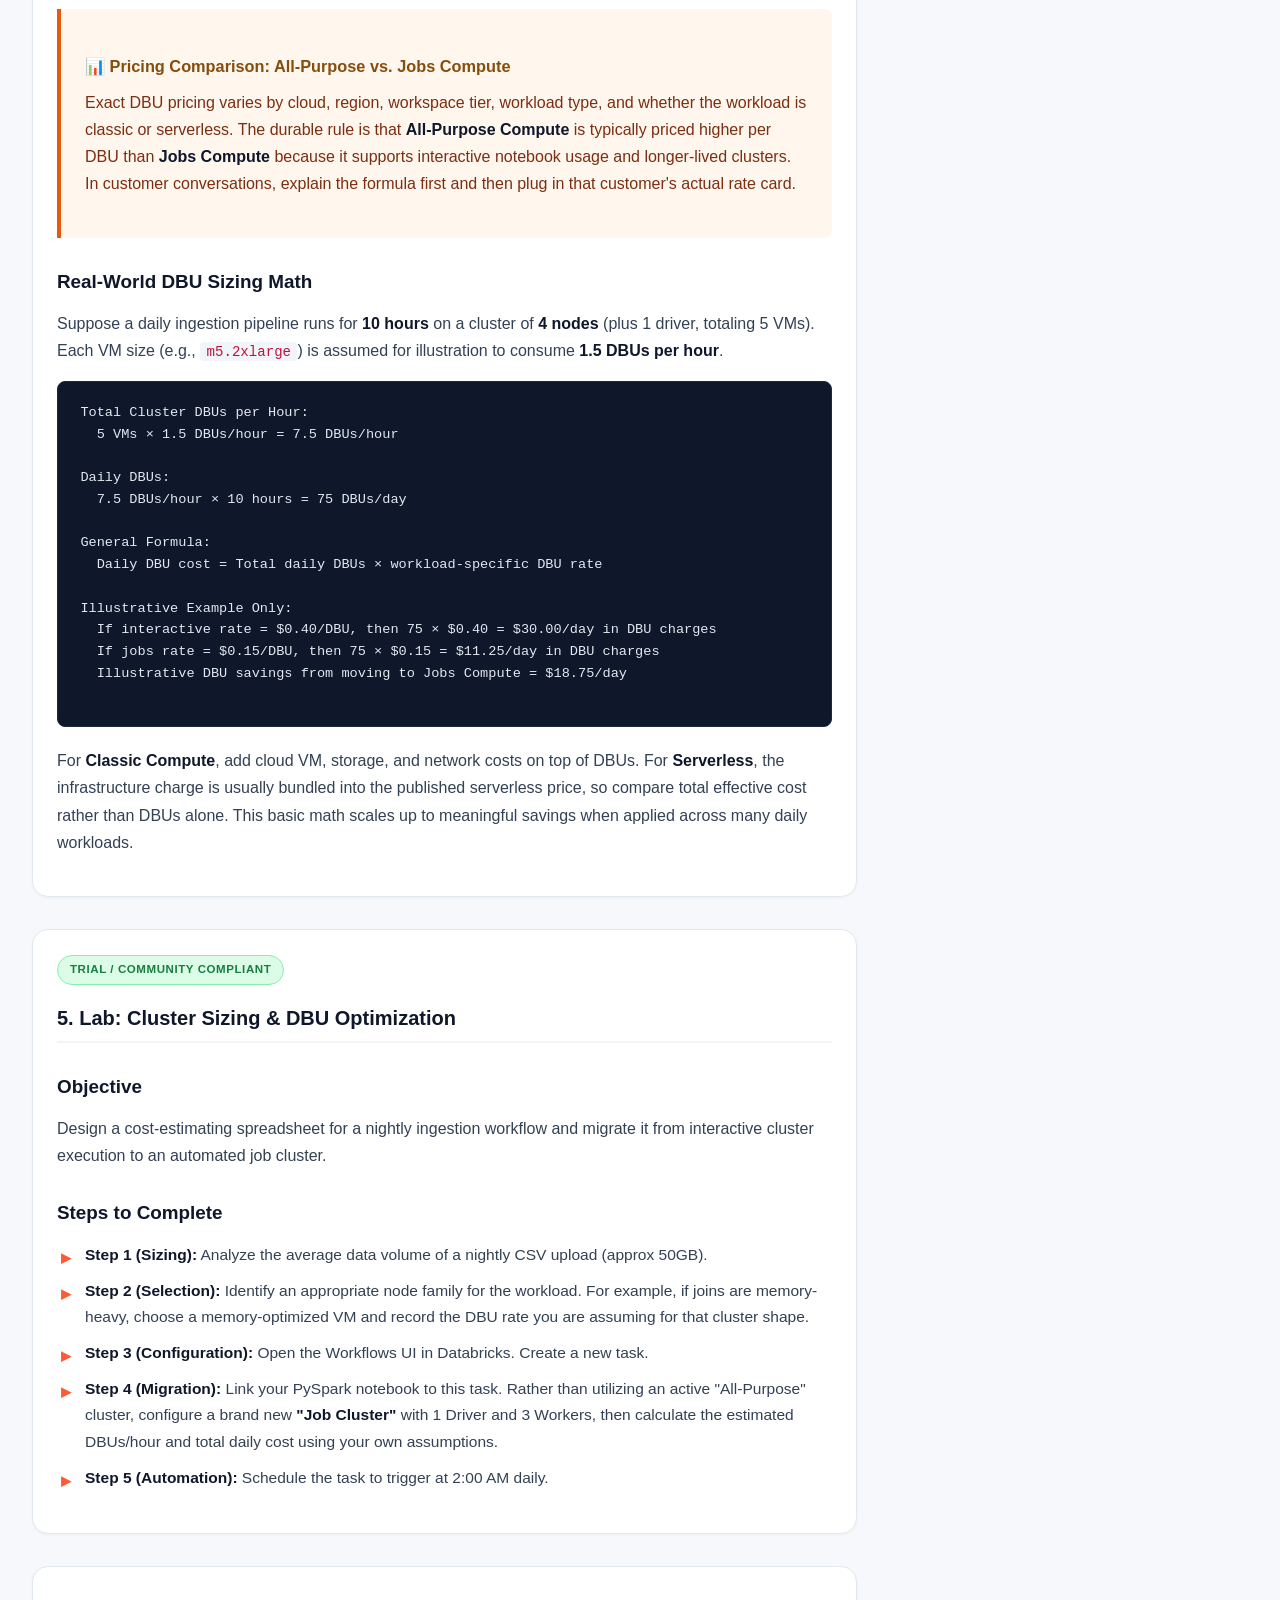
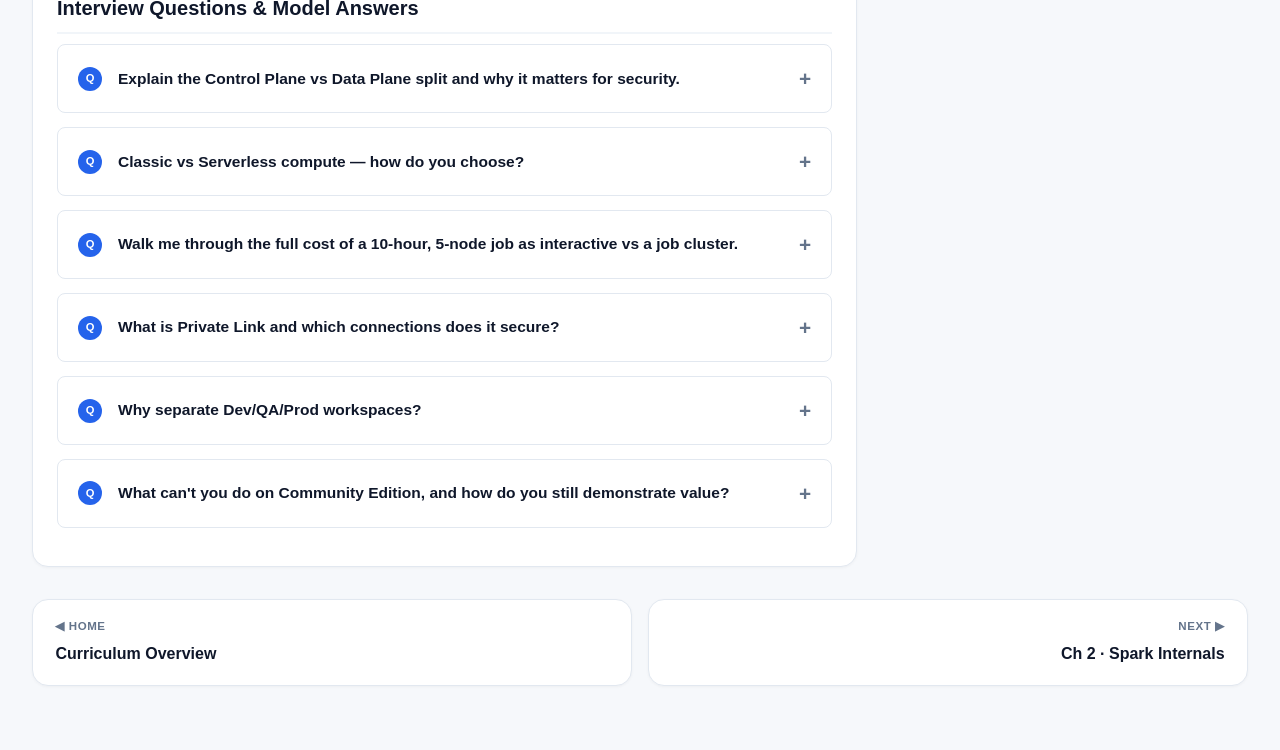
<file: architecture_and_pricing.html>
<!DOCTYPE html>
<html lang="en">

<head>
    <meta charset="UTF-8">
    <meta name="viewport" content="width=device-width, initial-scale=1.0">
    <title>FDE Prep: Workspace Architecture & DBU Pricing</title>
    <link rel="icon" type="image/svg+xml"
        href="data:image/svg+xml,<svg xmlns='http://www.w3.org/2000/svg' viewBox='0 0 100 100'><rect x='10' y='10' width='80' height='80' rx='15' fill='%23ff5a36'/><path d='M30 50 L45 65 L70 35' stroke='white' stroke-width='8' fill='none' stroke-linecap='round' stroke-linejoin='round'/></svg>">
    <style>
        :root {
            --color-bg: #f8fafc;
            --color-card-bg: #ffffff;
            --color-text-primary: #0f172a;
            --color-text-secondary: #334155;
            --color-text-muted: #64748b;
            --color-brand-primary: #ff5a36;
            /* Databricks Orange */
            --color-brand-secondary: #0f172a;
            /* Dark Slate */
            --color-accent-blue: #2563eb;
            --color-accent-teal: #0d9488;
            --color-accent-green: #10b981;
            --color-accent-orange: #ea580c;
            --color-border: #cbd5e1;
            --color-border-light: #e2e8f0;
            --border-radius: 16px;
            --border-radius-sm: 8px;
        }

        * {
            box-sizing: border-box;
            margin: 0;
            padding: 0;
        }

        body {
            font-family: 'Segoe UI', -apple-system, BlinkMacSystemFont, Roboto, sans-serif;
            background-color: var(--color-bg);
            color: var(--color-text-primary);
            line-height: 1.65;
            font-size: 16px;
        }

        .container {
            width: 95%;
            max-width: 1500px;
            margin: 0 auto;
            padding: 2.5rem 0;
        }

        /* Top Navigation Bar */
        .navbar {
            background-color: var(--color-brand-secondary);
            color: #ffffff;
            padding: 1.25rem 2rem;
            border-radius: var(--border-radius);
            margin-bottom: 2rem;
            display: flex;
            justify-content: space-between;
            align-items: center;
            box-shadow: 0 4px 15px rgba(15, 23, 42, 0.15);
            flex-wrap: wrap;
            gap: 1rem;
        }

        .navbar .brand {
            font-size: 1.35rem;
            font-weight: 800;
            letter-spacing: -0.025em;
            display: flex;
            align-items: center;
            gap: 0.5rem;
        }

        .navbar .brand span {
            color: var(--color-brand-primary);
        }

        .nav-links {
            display: flex;
            gap: 1.25rem;
            list-style: none;
            flex-wrap: wrap;
        }

        .nav-links a {
            color: #cbd5e1;
            text-decoration: none;
            font-size: 0.9rem;
            font-weight: 600;
            padding: 0.5rem 0.85rem;
            border-radius: var(--border-radius-sm);
            transition: all 0.2s ease;
        }

        .nav-links a:hover,
        .nav-links a.active {
            color: #ffffff;
            background-color: rgba(255, 255, 255, 0.1);
        }

        /* Content Header */
        .content-header {
            background: linear-gradient(135deg, #1e293b 0%, #0f172a 100%);
            color: #ffffff;
            padding: 2.5rem;
            border-radius: var(--border-radius);
            margin-bottom: 2.5rem;
            box-shadow: 0 10px 25px -5px rgba(15, 23, 42, 0.1);
        }

        .content-header h1 {
            font-size: 2rem;
            font-weight: 800;
            margin-bottom: 0.5rem;
        }

        .content-header p {
            color: #94a3b8;
            font-size: 1.05rem;
        }

        /* Badges */
        .badge {
            display: inline-block;
            padding: 0.25rem 0.75rem;
            border-radius: 9999px;
            font-size: 0.75rem;
            font-weight: 700;
            text-transform: uppercase;
            letter-spacing: 0.05em;
            margin-bottom: 1rem;
        }

        .badge-paid {
            background-color: #fee2e2;
            color: #991b1b;
            border: 1px solid #fca5a5;
        }

        .badge-free {
            background-color: #dcfce7;
            color: #15803d;
            border: 1px solid #86efac;
        }

        /* Standard Content Sections */
        .grid-layout {
            display: grid;
            grid-template-columns: 2.2fr 1fr;
            gap: 2.5rem;
        }

        @media (max-width: 1200px) {
            .grid-layout {
                grid-template-columns: 1fr;
            }
        }

        .main-content {
            display: flex;
            flex-direction: column;
            gap: 2.5rem;
        }

        .section-card {
            background-color: #ffffff;
            border-radius: var(--border-radius);
            border: 1px solid var(--color-border-light);
            padding: 2.5rem;
            box-shadow: 0 1px 3px rgba(0, 0, 0, 0.02);
        }

        .section-card h2 {
            font-size: 1.5rem;
            font-weight: 800;
            color: var(--color-brand-secondary);
            margin-bottom: 1.25rem;
            border-bottom: 2px solid #f1f5f9;
            padding-bottom: 0.5rem;
        }

        .section-card h3 {
            font-size: 1.15rem;
            font-weight: 700;
            color: var(--color-text-primary);
            margin: 1.5rem 0 0.75rem;
        }

        .section-card p {
            font-size: 1rem;
            color: var(--color-text-secondary);
            margin-bottom: 1.25rem;
            line-height: 1.7;
        }

        .section-card ul {
            list-style: none;
            margin-bottom: 1.25rem;
        }

        .section-card ul li {
            position: relative;
            padding-left: 1.5rem;
            margin-bottom: 0.75rem;
            font-size: 0.95rem;
            color: var(--color-text-secondary);
        }

        .section-card ul li::before {
            content: "•";
            color: var(--color-brand-primary);
            font-weight: bold;
            font-size: 1.2rem;
            position: absolute;
            left: 0;
            top: -0.1rem;
        }

        /* Block Callouts */
        .strategy-box {
            background-color: #ecfdf5;
            border-left: 4px solid var(--color-accent-green);
            padding: 1.5rem;
            border-radius: 0 var(--border-radius-sm) var(--border-radius-sm) 0;
            margin-bottom: 1.5rem;
        }

        .strategy-box h4 {
            font-size: 1rem;
            font-weight: 700;
            color: #065f46;
            margin-bottom: 0.5rem;
        }

        .strategy-box p {
            font-size: 0.925rem;
            color: #065f46;
            margin-bottom: 0;
        }

        .decision-box {
            background-color: #f0f9ff;
            border-left: 4px solid var(--color-accent-blue);
            padding: 1.5rem;
            border-radius: 0 var(--border-radius-sm) var(--border-radius-sm) 0;
            margin-bottom: 1.5rem;
        }

        .decision-box h4 {
            font-size: 1rem;
            font-weight: 700;
            color: #0c4a6e;
            margin-bottom: 0.5rem;
        }

        .decision-box p {
            font-size: 0.925rem;
            color: #0c4a6e;
            margin-bottom: 0;
        }

        .pricing-box {
            background-color: #fff7ed;
            border-left: 4px solid var(--color-accent-orange);
            padding: 1.5rem;
            border-radius: 0 var(--border-radius-sm) var(--border-radius-sm) 0;
            margin-bottom: 1.5rem;
        }

        .pricing-box h4 {
            font-size: 1rem;
            font-weight: 700;
            color: #854d0e;
            margin-bottom: 0.5rem;
        }

        .pricing-box p {
            font-size: 0.925rem;
            color: #7c2d12;
            margin-bottom: 0;
        }

        /* Code Block */
        pre {
            background-color: var(--color-brand-secondary);
            color: #e2e8f0;
            padding: 1.25rem;
            border-radius: var(--border-radius-sm);
            font-family: 'Courier New', Courier, monospace;
            font-size: 0.875rem;
            overflow-x: auto;
            margin-bottom: 1.25rem;
            border: 1px solid #334155;
        }

        /* Sidebar Cards */
        .sidebar-panel {
            display: flex;
            flex-direction: column;
            gap: 2rem;
            position: sticky;
            top: 2rem;
        }

        .side-card {
            background-color: #ffffff;
            border-radius: var(--border-radius);
            border: 1px solid var(--color-border-light);
            padding: 2rem;
            box-shadow: 0 1px 3px rgba(0, 0, 0, 0.02);
        }

        .side-card h3 {
            font-size: 1.15rem;
            font-weight: 800;
            color: var(--color-brand-secondary);
            margin-bottom: 1rem;
            border-bottom: 2px solid #f1f5f9;
            padding-bottom: 0.5rem;
        }

        .checklist {
            list-style: none;
            display: flex;
            flex-direction: column;
            gap: 0.75rem;
        }

        .checklist-item {
            display: flex;
            align-items: flex-start;
            gap: 0.5rem;
            font-size: 0.9rem;
            color: var(--color-text-secondary);
        }

        .checklist-item::before {
            content: "⬜";
            font-size: 0.8rem;
            margin-top: 0.15rem;
        }

        .checklist-item.checked::before {
            content: "✅";
        }

        /* Comparison Table */
        table {
            width: 100%;
            border-collapse: collapse;
            margin: 1.5rem 0;
            font-size: 0.9rem;
            border: 1px solid var(--color-border-light);
            border-radius: var(--border-radius-sm);
            overflow: hidden;
        }

        th {
            background-color: #f1f5f9;
            font-weight: 700;
            color: var(--color-brand-secondary);
            text-align: left;
            padding: 0.85rem 1.25rem;
            border-bottom: 2px solid var(--color-border);
        }

        td {
            padding: 0.85rem 1.25rem;
            border-bottom: 1px solid var(--color-border-light);
            color: var(--color-text-secondary);
        }

        tr:last-child td {
            border-bottom: none;
        }
    </style>
    <link rel="stylesheet" href="styles.css">
</head>

<body>

    <div class="container">

        <!-- Navigation Bar -->
        <nav class="navbar">
            <div class="brand">Databricks <span>FDE</span> Mastery</div>
            <ul class="nav-links">
                <li><a href="index.html">Home</a></li>
                <li><a href="architecture_and_pricing.html" class="active">Architecture</a></li>
                <li><a href="spark_internals.html">Spark Internals</a></li>
                <li><a href="performance_tuning.html">Performance</a></li>
                <li><a href="unity_catalog_and_security.html">Governance</a></li>
                <li><a href="delta_live_tables.html">DLT</a></li>
                <li><a href="streaming.html">Streaming</a></li>
                <li><a href="iac_and_ci_cd.html">IaC & CI/CD</a></li>
                <li><a href="mlflow.html">MLflow</a></li>
                <li><a href="cost_governance.html">Cost/FinOps</a></li>
                <li><a href="mosaic_ai.html">Mosaic AI</a></li>
                <li><a href="case_studies.html">Case Studies</a></li>
                <li><a href="glossary.html">Glossary</a></li>
                <li><a href="interview_question_bank.html">Q&A Bank</a></li>
            </ul>
        </nav>

        <!-- Content Header -->
        <header class="content-header">
            <div class="eyebrow">Chapter 1 · Foundations</div>
            <h1>Workspace Architecture & Pricing Economics</h1>
            <p>Master Control/Data Plane models, Multi-Workspace structures, secure networking topologies, and core DBU
                pricing math.</p>
            <div class="reading-meta"><span>⏱️ ~2.5 hours</span><span>🧪 1 lab</span><span>🎯 6 interview
                    questions</span><span class="badge badge-mixed" style="margin:0">Core FREE, networking PAID</span>
            </div>
        </header>

        <!-- Main Layout Split -->
        <div class="grid-layout">

            <!-- Main Column -->
            <main class="main-content">

                <!-- Section 1: Classic vs. Serverless -->
                <section class="section-card">
                    <span class="badge badge-free">Trial / Community Compliant</span>
                    <h2>1. Control Plane vs. Data Plane</h2>
                    <p>
                        Databricks separates platform operations into two distinct domains: the <strong>Control
                            Plane</strong> and the <strong>Data Plane</strong>. This architecture is critical for
                        security, data isolation, and performance optimization.
                    </p>

                    <h3>Control Plane (Databricks Account)</h3>
                    <p>
                        Resides in Databricks' own cloud provider account. Handles administrative operations, cluster
                        management, the web workspace, SQL query history, metadata storage, security access
                        coordination, and job scheduling. It *never* processes or touches customer production datasets
                        directly.
                    </p>

                    <h3>Data Plane (Customer Account or Databricks Serverless)</h3>
                    <p>
                        Where the actual processing of datasets and compute workloads occurs. Databricks splits this
                        into two physical models:
                    </p>

                    <table>
                        <thead>
                            <tr>
                                <th>Deployment Model</th>
                                <th>Where Compute Resides</th>
                                <th>Security & VPC Ownership</th>
                                <th>Resource Boot Time</th>
                            </tr>
                        </thead>
                        <tbody>
                            <tr>
                                <td><strong>Classic Compute (VPC/VNet)</strong></td>
                                <td>Inside your cloud account (your AWS VPC or Azure VNet).</td>
                                <td>Fully managed by customer network policies and firewalls.</td>
                                <td>3 to 7 minutes (virtual machine scaling latency).</td>
                            </tr>
                            <tr>
                                <td><strong>Serverless Compute</strong></td>
                                <td>Inside a Databricks-managed cloud account, isolated from other customers.</td>
                                <td>Isolated, rapid ephemeral resources managed by Databricks.</td>
                                <td>Under 10 seconds (fully optimized serverless pools).</td>
                            </tr>
                        </tbody>
                    </table>

                    <div class="decision-box">
                        <h4>💡 Architecture Decision Pattern</h4>
                        <p>
                            Choose <strong>Classic Compute</strong> when corporate security, compliance, or networking
                            requirements mandate that compute resources run within your own AWS account, Azure
                            subscription, or GCP project (for example, inside customer-managed VPCs/VNets).<br>
                            Choose <strong>Serverless Compute</strong> for SQL Warehouses, notebooks, and jobs when you
                            want faster startup times, automatic scaling, reduced operational overhead, and
                            Databricks-managed infrastructure, including patching and lifecycle management.
                        </p>
                    </div>
                </section>

                <!-- Section 2: Multi-Workspace Environments -->
                <section class="section-card">
                    <span class="badge badge-paid">Paid Cloud Subscription Required</span>
                    <h2>2. Enterprise Multi-Workspace Architecture</h2>
                    <p>
                        Production environments must separate Dev, QA/Stage, and Production workloads. Large enterprises
                        use dedicated workspace configurations to isolate code testing from sensitive business data.
                    </p>

                    <h3>Isolating Workspaces & Catalogs</h3>
                    <ul>
                        <li><strong>Sandbox/Dev Workspaces:</strong> Dedicated environments for engineering,
                            exploration, and notebook writing. Users can deploy local interactive clusters.</li>
                        <li><strong>QA/Staging Workspaces:</strong> Where integration, regression testing, and code
                            package testing occur. This mirrors production configurations.</li>
                        <li><strong>Production Workspaces:</strong> Strictly locked down. Workloads are automated using
                            workflows or DABs. Standard developers have no write or run permissions directly in this UI.
                        </li>
                    </ul>

                    <div class="strategy-box">
                        <h4>FDE Value-Add: Platform Lifecycle Control</h4>
                        <p>
                            Manually deploying tables and workspaces across environments introduces human configuration
                            errors and leads to failed security audits. Deploy workspaces and cluster policies
                            programmatically using **Terraform** so environments remain completely uniform.
                        </p>
                    </div>
                </section>

                <!-- Section 3: Network Topologies -->
                <section class="section-card">
                    <span class="badge badge-paid">Paid Cloud Subscription Required</span>
                    <h2>3. Cloud Network Topology & Security</h2>
                    <p>
                        Securing traffic between users, Databricks-managed services, compute resources, and cloud
                        storage (for example S3, ADLS, or GCS) is critical for enterprise security reviews.
                    </p>

                    <h3>Private Link / Private Endpoints</h3>
                    <p>
                        By default, many connections are secured with TLS over cloud-provider public endpoints. FDEs use
                        <strong>Private Link</strong> / <strong>Private Endpoints</strong> on supported deployments when
                        a
                        customer requires private network paths instead of public internet exposure:
                    </p>
                    <ul>
                        <li><strong>Front-End private access:</strong> Restricts workspace UI and API access to approved
                            corporate networks, VPNs, or private DNS paths.</li>
                        <li><strong>Back-End private connectivity:</strong> Keeps supported control-plane to compute /
                            storage communication on private cloud networking instead of public routing.</li>
                    </ul>

                    <h3>Customer-Managed Keys (CMK)</h3>
                    <p>
                        Customer-Managed Keys let enterprises control the encryption keys used for supported Databricks
                        storage and services through AWS KMS, Azure Key Vault, or Google Cloud KMS. The real value is
                        compliance control, key rotation, and the ability to revoke access if required. It is not an
                        absolute security magic switch; it is a governance and encryption ownership control that must be
                        designed carefully because disabling the key can also make workloads or data inaccessible.
                    </p>
                </section>

                <!-- Section 4: Pricing Economics & DBU Math -->
                <section class="section-card">
                    <span class="badge badge-free">Trial / Community Compliant</span>
                    <h2>4. DBU Economics & Sizing Formulas</h2>
                    <p>
                        Databricks pricing is driven by <strong>DBUs (Databricks Units)</strong>, but the full cost
                        model
                        depends on the compute type. For Classic Compute, you pay DBUs plus the underlying cloud VM and
                        storage/network charges. For Serverless, Databricks exposes a published serverless price model
                        where infrastructure is typically bundled differently.
                    </p>

                    <div class="pricing-box">
                        <h4>📊 Pricing Comparison: All-Purpose vs. Jobs Compute</h4>
                        <p>
                            Exact DBU pricing varies by cloud, region, workspace tier, workload type, and whether the
                            workload is classic or serverless. The durable rule is that <strong>All-Purpose
                                Compute</strong> is typically priced higher per DBU than <strong>Jobs Compute</strong>
                            because it supports interactive notebook usage and longer-lived clusters. In customer
                            conversations, explain the formula first and then plug in that customer's actual rate card.
                        </p>
                    </div>

                    <h3>Real-World DBU Sizing Math</h3>
                    <p>
                        Suppose a daily ingestion pipeline runs for <strong>10 hours</strong> on a cluster of <strong>4
                            nodes</strong> (plus 1 driver, totaling 5 VMs). Each VM size (e.g., <code>m5.2xlarge</code>)
                        is assumed for illustration to consume <strong>1.5 DBUs per hour</strong>.
                    </p>

                    <pre>
Total Cluster DBUs per Hour:
  5 VMs × 1.5 DBUs/hour = 7.5 DBUs/hour

Daily DBUs:
  7.5 DBUs/hour × 10 hours = 75 DBUs/day

General Formula:
  Daily DBU cost = Total daily DBUs × workload-specific DBU rate

Illustrative Example Only:
  If interactive rate = $0.40/DBU, then 75 × $0.40 = $30.00/day in DBU charges
  If jobs rate = $0.15/DBU, then 75 × $0.15 = $11.25/day in DBU charges
  Illustrative DBU savings from moving to Jobs Compute = $18.75/day
                    </pre>

                    <p>
                        For <strong>Classic Compute</strong>, add cloud VM, storage, and network costs on top of DBUs.
                        For <strong>Serverless</strong>, the infrastructure charge is usually bundled into the published
                        serverless price, so compare total effective cost rather than DBUs alone. This basic math scales
                        up to meaningful savings when applied across many daily workloads.
                    </p>
                </section>

                <!-- Section 5: Hands-on Exercise -->
                <section class="section-card">
                    <span class="badge badge-free">Trial / Community Compliant</span>
                    <h2>5. Lab: Cluster Sizing & DBU Optimization</h2>

                    <h3>Objective</h3>
                    <p>Design a cost-estimating spreadsheet for a nightly ingestion workflow and migrate it from
                        interactive cluster execution to an automated job cluster.</p>

                    <h3>Steps to Complete</h3>
                    <ul>
                        <li><strong>Step 1 (Sizing):</strong> Analyze the average data volume of a nightly CSV upload
                            (approx 50GB).</li>
                        <li><strong>Step 2 (Selection):</strong> Identify an appropriate node family for the workload.
                            For example, if joins are memory-heavy, choose a memory-optimized VM and record the DBU rate
                            you are assuming for that cluster shape.</li>
                        <li><strong>Step 3 (Configuration):</strong> Open the Workflows UI in Databricks. Create a new
                            task.</li>
                        <li><strong>Step 4 (Migration):</strong> Link your PySpark notebook to this task. Rather than
                            utilizing an active "All-Purpose" cluster, configure a brand new <strong>"Job
                                Cluster"</strong> with 1 Driver and 3 Workers, then calculate the estimated DBUs/hour
                            and total daily cost using your own assumptions.</li>
                        <li><strong>Step 5 (Automation):</strong> Schedule the task to trigger at 2:00 AM daily.</li>
                    </ul>
                </section>

                <section class="section-card">
                    <h2>Interview Questions & Model Answers</h2>
                    <details class="qa">
                        <summary><span class="q-text">Explain the Control Plane vs Data Plane split and why it matters
                                for security.</span></summary>
                        <div class="qa-body">
                            <div class="tell"><strong>Testing:</strong> the #1 architecture fundamental.</div>The
                            Control Plane is Databricks-managed (web UI, job scheduling, cluster management, metadata)
                            and never processes customer data. The Data Plane is where compute runs and data is
                            read/written — either Classic (VMs in the customer's own VPC/VNet, so compute and storage
                            access remain in their cloud boundary) or Serverless (Databricks-managed compute). This
                            split
                            lets enterprises keep the data path tightly controlled while Databricks operates the
                            platform.
                        </div>
                    </details>
                    <details class="qa">
                        <summary><span class="q-text">Classic vs Serverless compute — how do you choose?</span>
                        </summary>
                        <div class="qa-body">
                            <div class="tell"><strong>Testing:</strong> a real architecture decision.</div>Classic when
                            strict compliance requires VMs inside the customer's own subnets or custom
                            networking/instances. Serverless for fast startup, no idle cost, and lower ops — ideal for
                            SQL warehouses and bursty jobs. Classic adds the cloud VM bill separately; Serverless uses a
                            Databricks-managed price model where infrastructure is bundled differently.
                        </div>
                    </details>
                    <details class="qa">
                        <summary><span class="q-text">Walk me through the full cost of a 10-hour, 5-node job as
                                interactive vs a job cluster.</span></summary>
                        <div class="qa-body">
                            <div class="tell"><strong>Testing:</strong> DBU math fluency.</div>Compute DBUs/hr = nodes ×
                            DBU/node. Multiply by hours and the per-DBU rate for the workload type. All-Purpose
                            (interactive) is typically priced higher than Jobs Compute for the same cluster shape, but
                            exact rates depend on cloud, region, tier, and workload. For Classic Compute I would add the
                            cloud VM bill separately; for Serverless I would use the published serverless price model.
                            I'd quantify both options with the customer's actual rate card and then recommend Jobs
                            Compute for scheduled automation if the workflow does not need an always-on interactive
                            cluster.
                        </div>
                    </details>
                    <details class="qa">
                        <summary><span class="q-text">What is Private Link and which connections does it secure?</span>
                        </summary>
                        <div class="qa-body">
                            <div class="tell"><strong>Testing:</strong> enterprise networking.</div>Private Link (AWS) /
                            Private Endpoints (Azure) route traffic over the cloud's private backbone instead of the
                            public internet. Front-end private access secures user and API traffic into the workspace;
                            back-end private connectivity secures supported Databricks service traffic to compute and
                            storage. Together with strong identity controls, encryption, and logging, it helps meet
                            stringent enterprise networking requirements.
                        </div>
                    </details>
                    <details class="qa">
                        <summary><span class="q-text">Why separate Dev/QA/Prod workspaces?</span></summary>
                        <div class="qa-body">
                            <div class="tell"><strong>Testing:</strong> platform lifecycle.</div>Isolation of blast
                            radius, data sensitivity, and permissions: developers explore freely in Dev,
                            integration/regression runs in QA, and Prod is locked down to automated deploys only. I
                            provision them identically via Terraform so config drift can't cause an audit failure or a
                            "works in dev" surprise.
                        </div>
                    </details>
                    <details class="qa">
                        <summary><span class="q-text">What can't you do on Community Edition, and how do you still
                                demonstrate value?</span></summary>
                        <div class="qa-body">
                            <div class="tell"><strong>Testing:</strong> tier honesty.</div>You cannot realistically
                            demonstrate enterprise networking features such as customer-managed VPC/VNet deployment,
                            Private Link / Private Endpoints, CMK, or production billing telemetry there. I'd say so
                            plainly, prove the architectural concepts and Spark fundamentals in the free environment,
                            and
                            explain exactly what changes when you move to a paid trial or enterprise workspace.
                        </div>
                    </details>
                </section>

            </main>

            <!-- Sidebar -->
            <aside class="sidebar-panel">

                <!-- Free vs Paid Warning -->
                <div class="side-card" style="border-top: 4px solid var(--color-accent-orange);">
                    <h3>Trial vs. Enterprise Limits</h3>
                    <p
                        style="font-size: 0.85rem; color: var(--color-text-secondary); line-height: 1.5; margin-bottom: 1rem;">
                        <strong>Databricks Community Edition</strong> is free but operates entirely in a shared control
                        plane. You cannot connect cloud virtual networks, provision customer-managed VPCs/VNets,
                        configure Private Link / Private Endpoints, use CMK-backed enterprise controls, or inspect real
                        cloud-cost and billing telemetry.
                    </p>
                    <p style="font-size: 0.85rem; color: var(--color-text-secondary); line-height: 1.5;">
                        To practise network security, private connectivity, and CMK in a real environment, you need a
                        paid trial or enterprise workspace connected to an AWS, Azure, or Google Cloud account.
                    </p>
                </div>

                <!-- Next Steps Checklist -->
                <div class="side-card">
                    <h3>Chapter Reinforcement</h3>
                    <ul class="checklist">
                        <li class="checklist-item checked">Explain Control Plane vs. Data Plane without notes</li>
                        <li class="checklist-item checked">Compare Classic Compute vs. Serverless Compute and when to
                            choose
                            each</li>
                        <li class="checklist-item checked">Calculate DBU plus cloud cost for one sample workload from
                            the
                            chapter</li>
                        <li class="checklist-item checked">Describe when All-Purpose Compute is appropriate versus Jobs
                            Compute
                        </li>
                    </ul>
                </div>

            </aside>

        </div>

        <div class="page-nav">
            <a href="index.html">
                <div class="dir">◀ Home</div>
                <div class="pg-title">Curriculum Overview</div>
            </a>
            <a class="next" href="spark_internals.html">
                <div class="dir">Next ▶</div>
                <div class="pg-title">Ch 2 · Spark Internals</div>
            </a>
        </div>

    </div>

</body>

</html>
</file>
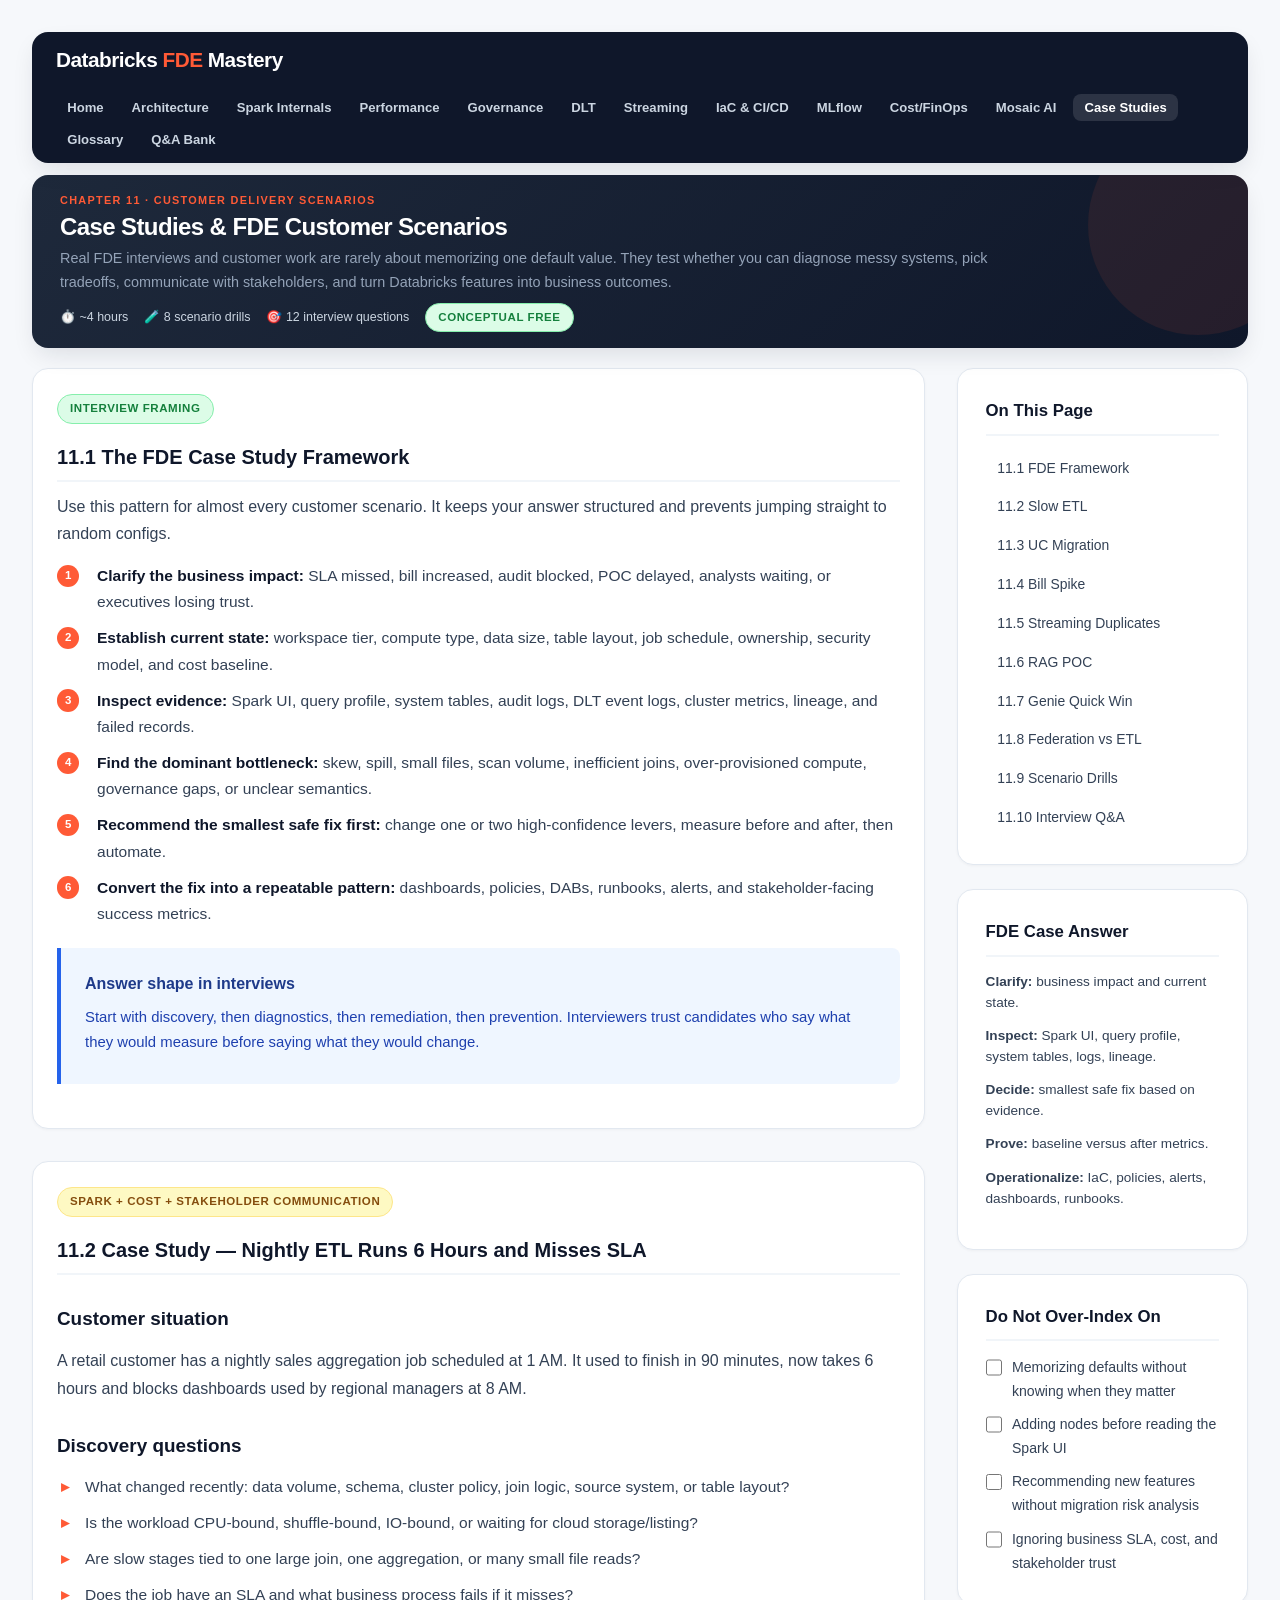
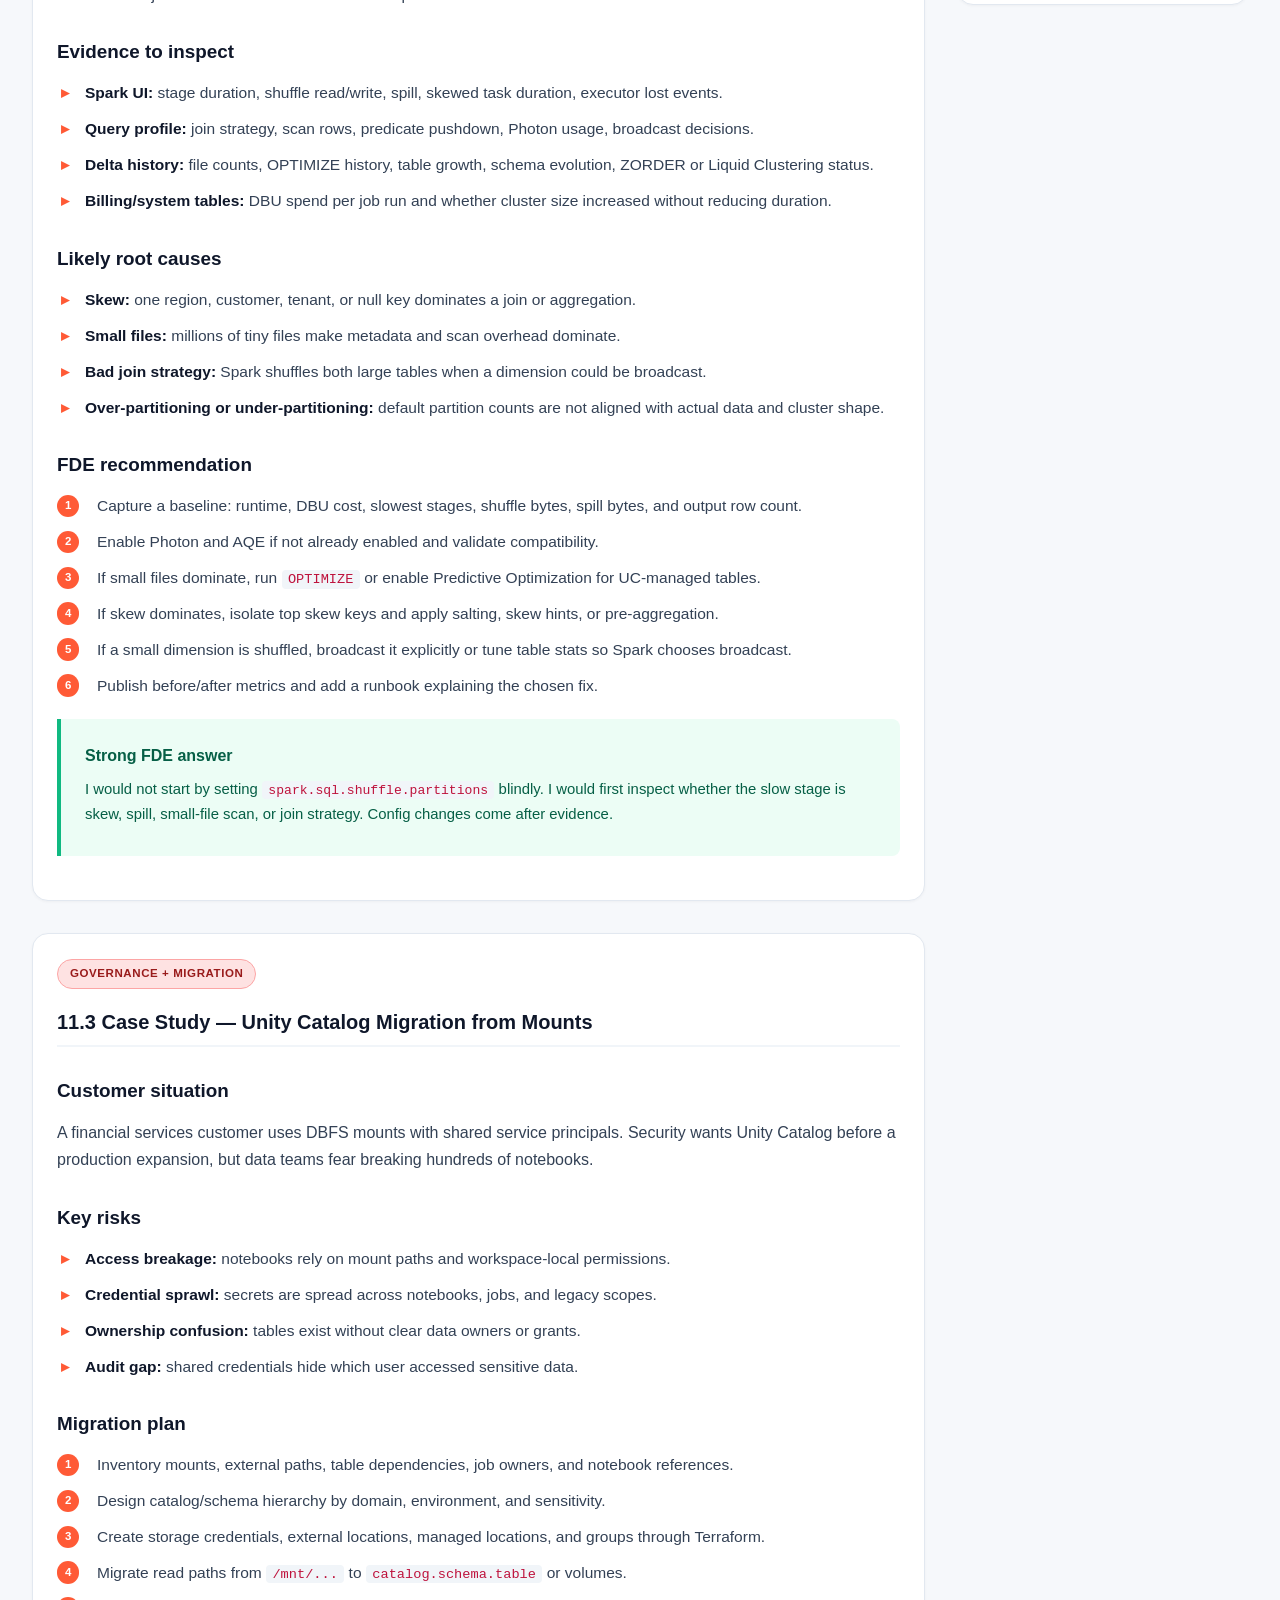
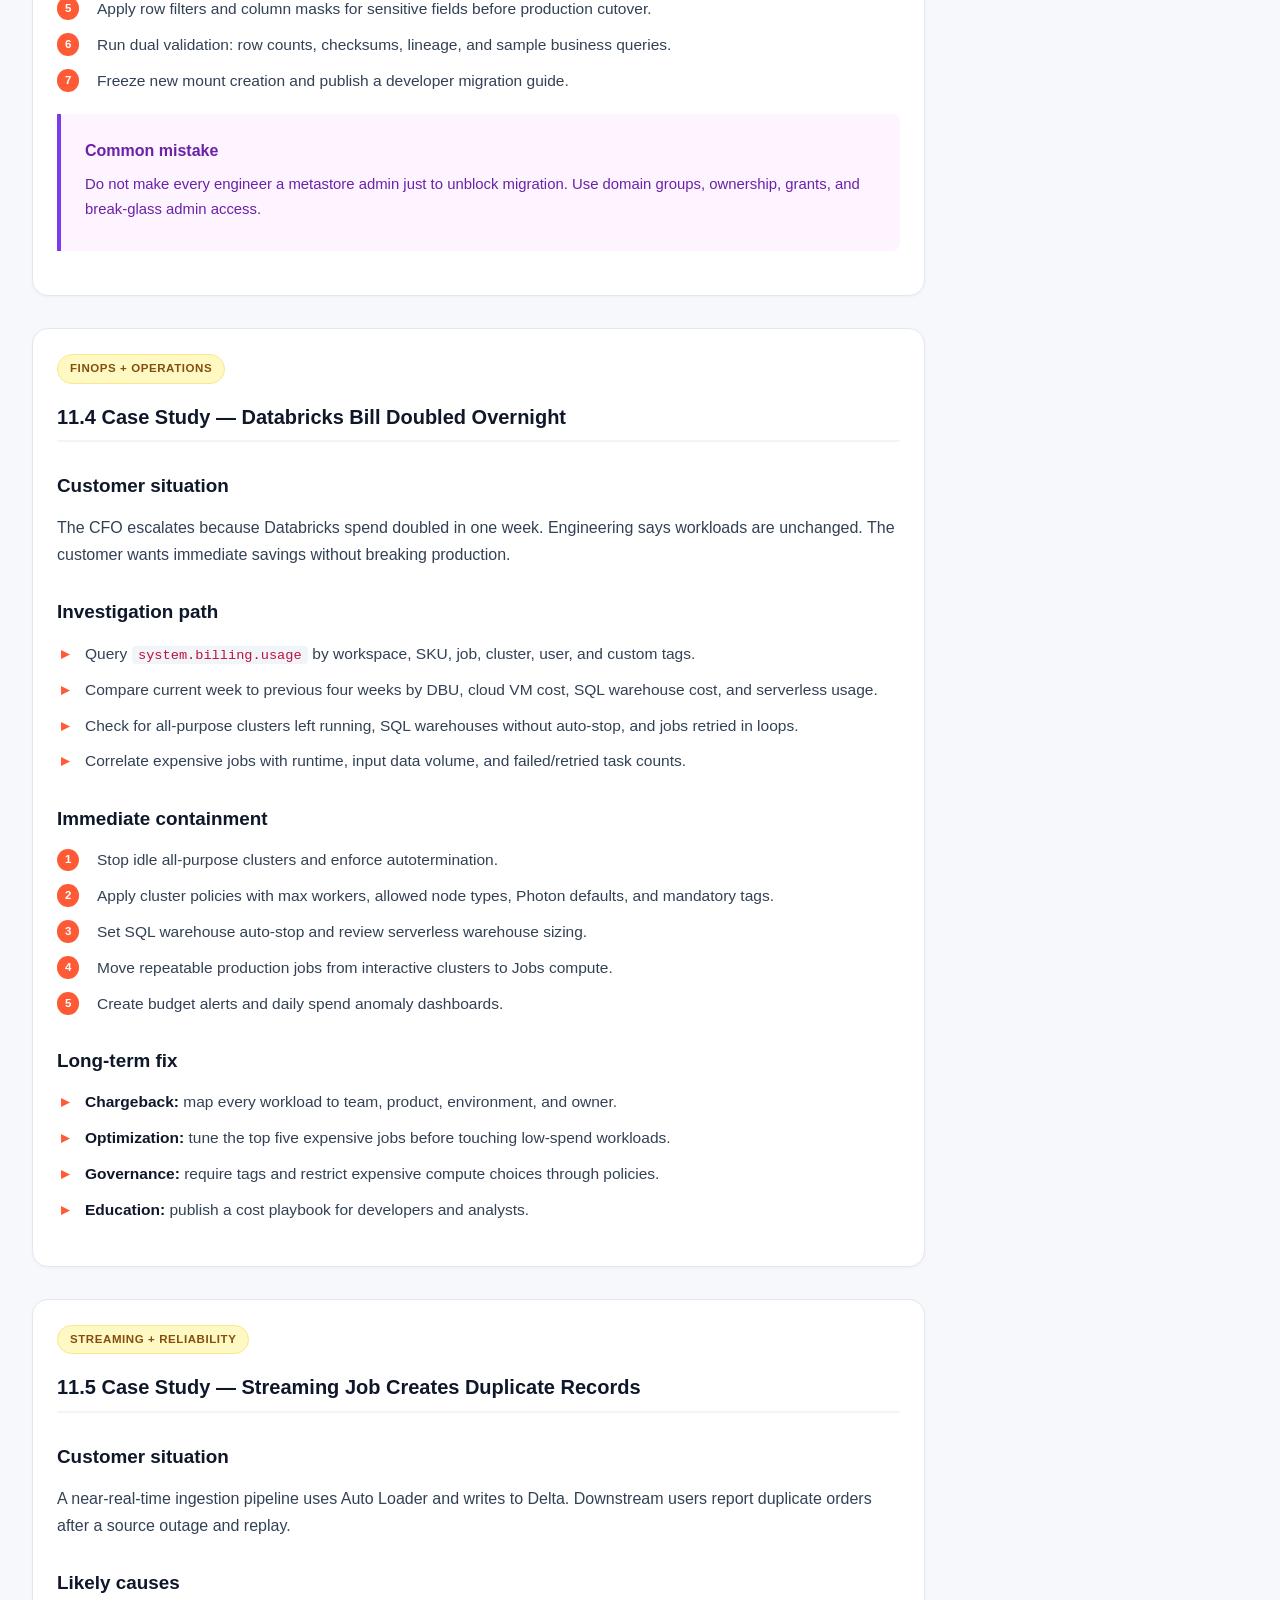
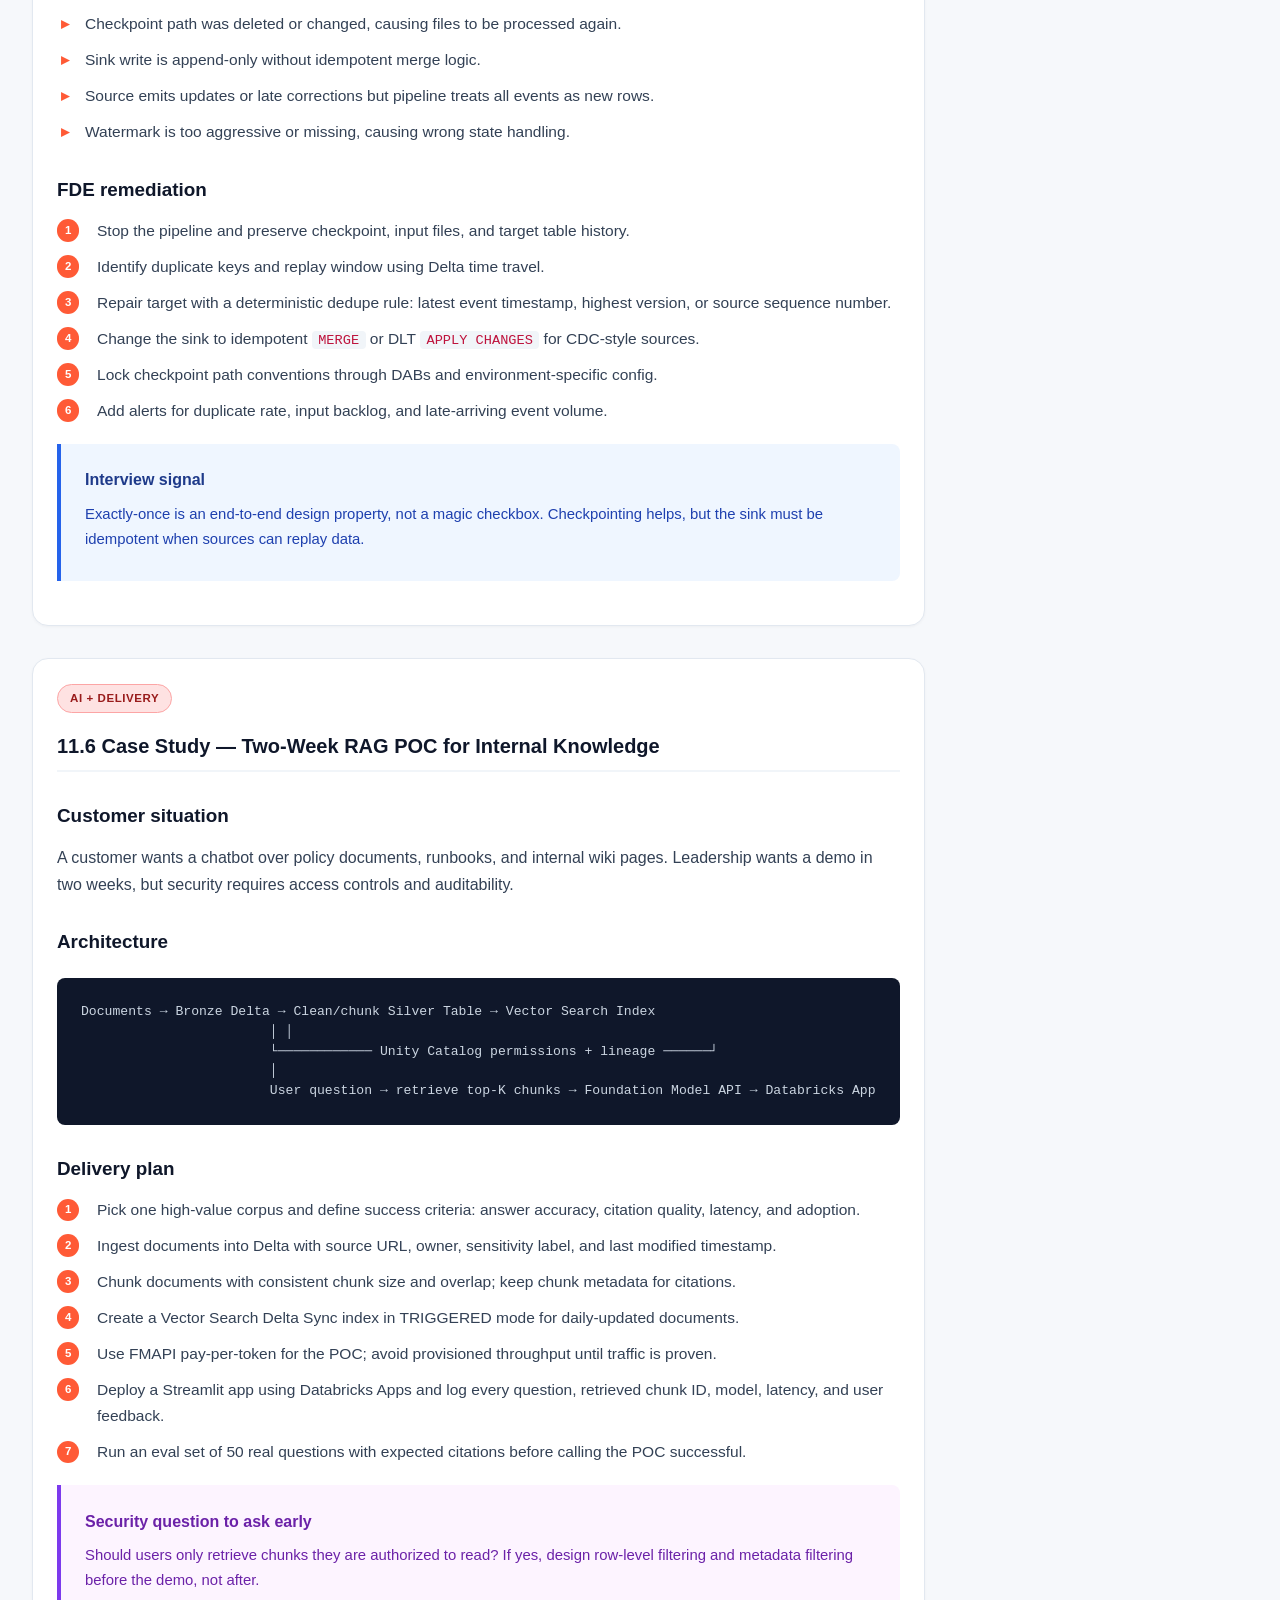
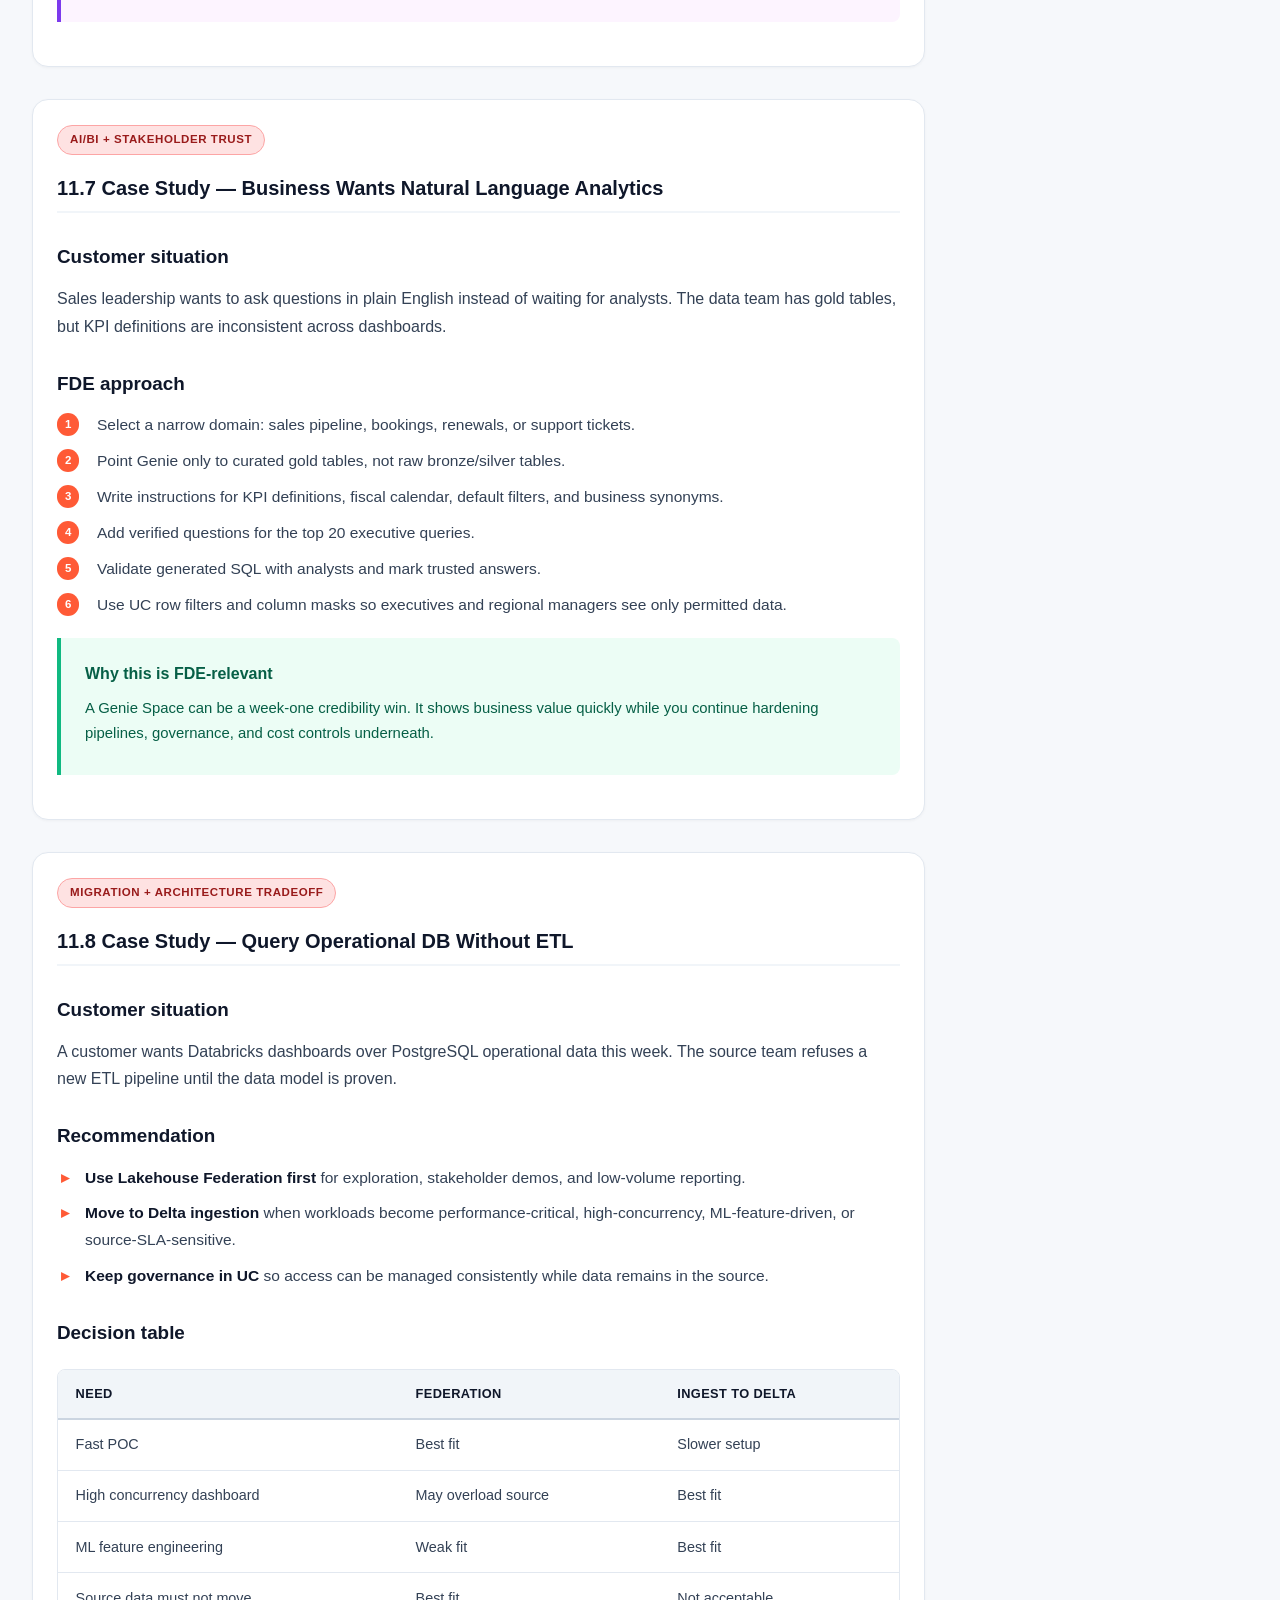
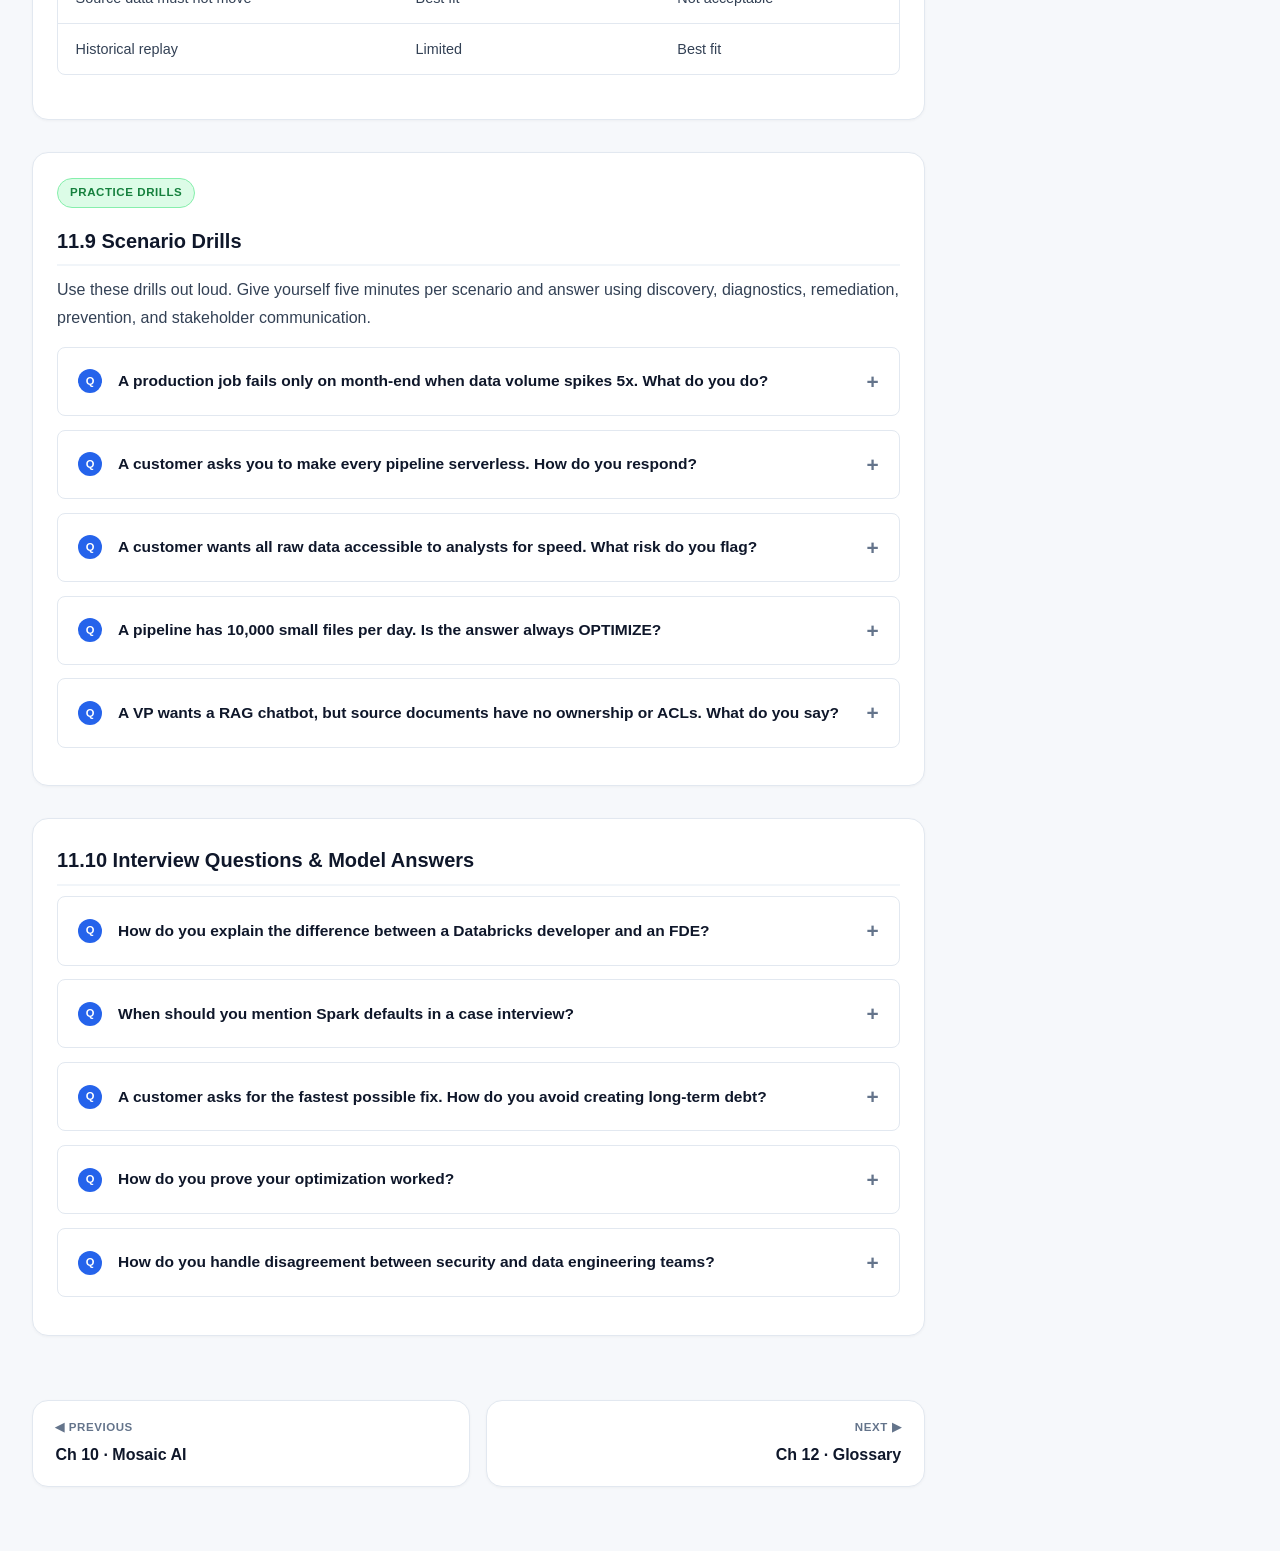
<file: case_studies.html>
<!DOCTYPE html>
<html lang="en">

<head>
    <meta charset="UTF-8">
    <meta name="viewport" content="width=device-width, initial-scale=1.0">
    <title>Ch 11 · Case Studies & Customer Scenarios — FDE Mastery</title>
    <link rel="icon" type="image/svg+xml"
        href="data:image/svg+xml,<svg xmlns='http://www.w3.org/2000/svg' viewBox='0 0 100 100'><rect x='10' y='10' width='80' height='80' rx='15' fill='%23ff5a36'/><path d='M30 50 L45 65 L70 35' stroke='white' stroke-width='8' fill='none' stroke-linecap='round' stroke-linejoin='round'/></svg>">
    <link rel="stylesheet" href="styles.css">
</head>

<body>
    <div class="container">

        <nav class="navbar">
            <div class="brand">Databricks <span>FDE</span> Mastery</div>
            <ul class="nav-links">
                <li><a href="index.html">Home</a></li>
                <li><a href="architecture_and_pricing.html">Architecture</a></li>
                <li><a href="spark_internals.html">Spark Internals</a></li>
                <li><a href="performance_tuning.html">Performance</a></li>
                <li><a href="unity_catalog_and_security.html">Governance</a></li>
                <li><a href="delta_live_tables.html">DLT</a></li>
                <li><a href="streaming.html">Streaming</a></li>
                <li><a href="iac_and_ci_cd.html">IaC & CI/CD</a></li>
                <li><a href="mlflow.html">MLflow</a></li>
                <li><a href="cost_governance.html">Cost/FinOps</a></li>
                <li><a href="mosaic_ai.html">Mosaic AI</a></li>
                <li><a href="case_studies.html" class="active">Case Studies</a></li>
                <li><a href="glossary.html">Glossary</a></li>
                <li><a href="interview_question_bank.html">Q&A Bank</a></li>
            </ul>
        </nav>

        <header class="content-header">
            <div class="eyebrow">Chapter 11 · Customer Delivery Scenarios</div>
            <h1>Case Studies & FDE Customer Scenarios</h1>
            <p>Real FDE interviews and customer work are rarely about memorizing one default value. They test whether
                you can diagnose messy systems, pick tradeoffs, communicate with stakeholders, and turn Databricks
                features into business outcomes.</p>
            <div class="reading-meta"><span>⏱️ ~4 hours</span><span>🧪 8 scenario drills</span><span>🎯 12 interview
                    questions</span><span class="badge badge-free" style="margin:0">Conceptual FREE</span></div>
        </header>

        <div class="grid-layout">
            <main class="main-content">
                <section class="section-card anchor-offset" id="framework">
                    <span class="badge badge-free">Interview framing</span>
                    <h2>11.1 The FDE Case Study Framework</h2>
                    <p>Use this pattern for almost every customer scenario. It keeps your answer structured and prevents
                        jumping straight to random configs.</p>
                    <ol>
                        <li><strong>Clarify the business impact:</strong> SLA missed, bill increased, audit blocked, POC
                            delayed, analysts waiting, or executives losing trust.</li>
                        <li><strong>Establish current state:</strong> workspace tier, compute type, data size, table
                            layout, job schedule, ownership, security model, and cost baseline.</li>
                        <li><strong>Inspect evidence:</strong> Spark UI, query profile, system tables, audit logs, DLT
                            event logs, cluster metrics, lineage, and failed records.</li>
                        <li><strong>Find the dominant bottleneck:</strong> skew, spill, small files, scan volume,
                            inefficient joins, over-provisioned compute, governance gaps, or unclear semantics.</li>
                        <li><strong>Recommend the smallest safe fix first:</strong> change one or two high-confidence
                            levers, measure before and after, then automate.</li>
                        <li><strong>Convert the fix into a repeatable pattern:</strong> dashboards, policies, DABs,
                            runbooks, alerts, and stakeholder-facing success metrics.</li>
                    </ol>
                    <div class="box decision-box">
                        <h4>Answer shape in interviews</h4>
                        <p>Start with discovery, then diagnostics, then remediation, then prevention. Interviewers trust
                            candidates who say what they would measure before saying what they would change.</p>
                    </div>
                </section>

                <section class="section-card anchor-offset" id="etl-slowdown">
                    <span class="badge badge-mixed">Spark + cost + stakeholder communication</span>
                    <h2>11.2 Case Study — Nightly ETL Runs 6 Hours and Misses SLA</h2>
                    <h3>Customer situation</h3>
                    <p>A retail customer has a nightly sales aggregation job scheduled at 1 AM. It used to finish in 90
                        minutes, now takes 6 hours and blocks dashboards used by regional managers at 8 AM.</p>
                    <h3>Discovery questions</h3>
                    <ul>
                        <li>What changed recently: data volume, schema, cluster policy, join logic, source system, or
                            table layout?</li>
                        <li>Is the workload CPU-bound, shuffle-bound, IO-bound, or waiting for cloud storage/listing?
                        </li>
                        <li>Are slow stages tied to one large join, one aggregation, or many small file reads?</li>
                        <li>Does the job have an SLA and what business process fails if it misses?</li>
                    </ul>
                    <h3>Evidence to inspect</h3>
                    <ul>
                        <li><strong>Spark UI:</strong> stage duration, shuffle read/write, spill, skewed task duration,
                            executor lost events.</li>
                        <li><strong>Query profile:</strong> join strategy, scan rows, predicate pushdown, Photon usage,
                            broadcast decisions.</li>
                        <li><strong>Delta history:</strong> file counts, OPTIMIZE history, table growth, schema
                            evolution, ZORDER or Liquid Clustering status.</li>
                        <li><strong>Billing/system tables:</strong> DBU spend per job run and whether cluster size
                            increased without reducing duration.</li>
                    </ul>
                    <h3>Likely root causes</h3>
                    <ul>
                        <li><strong>Skew:</strong> one region, customer, tenant, or null key dominates a join or
                            aggregation.</li>
                        <li><strong>Small files:</strong> millions of tiny files make metadata and scan overhead
                            dominate.</li>
                        <li><strong>Bad join strategy:</strong> Spark shuffles both large tables when a dimension could
                            be broadcast.</li>
                        <li><strong>Over-partitioning or under-partitioning:</strong> default partition counts are not
                            aligned with actual data and cluster shape.</li>
                    </ul>
                    <h3>FDE recommendation</h3>
                    <ol>
                        <li>Capture a baseline: runtime, DBU cost, slowest stages, shuffle bytes, spill bytes, and
                            output row count.</li>
                        <li>Enable Photon and AQE if not already enabled and validate compatibility.</li>
                        <li>If small files dominate, run <code>OPTIMIZE</code> or enable Predictive Optimization for
                            UC-managed tables.</li>
                        <li>If skew dominates, isolate top skew keys and apply salting, skew hints, or pre-aggregation.
                        </li>
                        <li>If a small dimension is shuffled, broadcast it explicitly or tune table stats so Spark
                            chooses broadcast.</li>
                        <li>Publish before/after metrics and add a runbook explaining the chosen fix.</li>
                    </ol>
                    <div class="box strategy-box">
                        <h4>Strong FDE answer</h4>
                        <p>I would not start by setting <code>spark.sql.shuffle.partitions</code> blindly. I would first
                            inspect whether the slow stage is skew, spill, small-file scan, or join strategy. Config
                            changes come after evidence.</p>
                    </div>
                </section>

                <section class="section-card anchor-offset" id="uc-migration">
                    <span class="badge badge-paid">Governance + migration</span>
                    <h2>11.3 Case Study — Unity Catalog Migration from Mounts</h2>
                    <h3>Customer situation</h3>
                    <p>A financial services customer uses DBFS mounts with shared service principals. Security wants
                        Unity Catalog before a production expansion, but data teams fear breaking hundreds of notebooks.
                    </p>
                    <h3>Key risks</h3>
                    <ul>
                        <li><strong>Access breakage:</strong> notebooks rely on mount paths and workspace-local
                            permissions.</li>
                        <li><strong>Credential sprawl:</strong> secrets are spread across notebooks, jobs, and legacy
                            scopes.</li>
                        <li><strong>Ownership confusion:</strong> tables exist without clear data owners or grants.</li>
                        <li><strong>Audit gap:</strong> shared credentials hide which user accessed sensitive data.</li>
                    </ul>
                    <h3>Migration plan</h3>
                    <ol>
                        <li>Inventory mounts, external paths, table dependencies, job owners, and notebook references.
                        </li>
                        <li>Design catalog/schema hierarchy by domain, environment, and sensitivity.</li>
                        <li>Create storage credentials, external locations, managed locations, and groups through
                            Terraform.</li>
                        <li>Migrate read paths from <code>/mnt/...</code> to <code>catalog.schema.table</code> or
                            volumes.</li>
                        <li>Apply row filters and column masks for sensitive fields before production cutover.</li>
                        <li>Run dual validation: row counts, checksums, lineage, and sample business queries.</li>
                        <li>Freeze new mount creation and publish a developer migration guide.</li>
                    </ol>
                    <div class="box gotcha-box">
                        <h4>Common mistake</h4>
                        <p>Do not make every engineer a metastore admin just to unblock migration. Use domain groups,
                            ownership, grants, and break-glass admin access.</p>
                    </div>
                </section>

                <section class="section-card anchor-offset" id="bill-spike">
                    <span class="badge badge-mixed">FinOps + operations</span>
                    <h2>11.4 Case Study — Databricks Bill Doubled Overnight</h2>
                    <h3>Customer situation</h3>
                    <p>The CFO escalates because Databricks spend doubled in one week. Engineering says workloads are
                        unchanged. The customer wants immediate savings without breaking production.</p>
                    <h3>Investigation path</h3>
                    <ul>
                        <li>Query <code>system.billing.usage</code> by workspace, SKU, job, cluster, user, and custom
                            tags.</li>
                        <li>Compare current week to previous four weeks by DBU, cloud VM cost, SQL warehouse cost, and
                            serverless usage.</li>
                        <li>Check for all-purpose clusters left running, SQL warehouses without auto-stop, and jobs
                            retried in loops.</li>
                        <li>Correlate expensive jobs with runtime, input data volume, and failed/retried task counts.
                        </li>
                    </ul>
                    <h3>Immediate containment</h3>
                    <ol>
                        <li>Stop idle all-purpose clusters and enforce autotermination.</li>
                        <li>Apply cluster policies with max workers, allowed node types, Photon defaults, and mandatory
                            tags.</li>
                        <li>Set SQL warehouse auto-stop and review serverless warehouse sizing.</li>
                        <li>Move repeatable production jobs from interactive clusters to Jobs compute.</li>
                        <li>Create budget alerts and daily spend anomaly dashboards.</li>
                    </ol>
                    <h3>Long-term fix</h3>
                    <ul>
                        <li><strong>Chargeback:</strong> map every workload to team, product, environment, and owner.
                        </li>
                        <li><strong>Optimization:</strong> tune the top five expensive jobs before touching low-spend
                            workloads.</li>
                        <li><strong>Governance:</strong> require tags and restrict expensive compute choices through
                            policies.</li>
                        <li><strong>Education:</strong> publish a cost playbook for developers and analysts.</li>
                    </ul>
                </section>

                <section class="section-card anchor-offset" id="streaming-duplicates">
                    <span class="badge badge-mixed">Streaming + reliability</span>
                    <h2>11.5 Case Study — Streaming Job Creates Duplicate Records</h2>
                    <h3>Customer situation</h3>
                    <p>A near-real-time ingestion pipeline uses Auto Loader and writes to Delta. Downstream users report
                        duplicate orders after a source outage and replay.</p>
                    <h3>Likely causes</h3>
                    <ul>
                        <li>Checkpoint path was deleted or changed, causing files to be processed again.</li>
                        <li>Sink write is append-only without idempotent merge logic.</li>
                        <li>Source emits updates or late corrections but pipeline treats all events as new rows.</li>
                        <li>Watermark is too aggressive or missing, causing wrong state handling.</li>
                    </ul>
                    <h3>FDE remediation</h3>
                    <ol>
                        <li>Stop the pipeline and preserve checkpoint, input files, and target table history.</li>
                        <li>Identify duplicate keys and replay window using Delta time travel.</li>
                        <li>Repair target with a deterministic dedupe rule: latest event timestamp, highest version, or
                            source sequence number.</li>
                        <li>Change the sink to idempotent <code>MERGE</code> or DLT <code>APPLY CHANGES</code> for
                            CDC-style sources.</li>
                        <li>Lock checkpoint path conventions through DABs and environment-specific config.</li>
                        <li>Add alerts for duplicate rate, input backlog, and late-arriving event volume.</li>
                    </ol>
                    <div class="box decision-box">
                        <h4>Interview signal</h4>
                        <p>Exactly-once is an end-to-end design property, not a magic checkbox. Checkpointing helps, but
                            the sink must be idempotent when sources can replay data.</p>
                    </div>
                </section>

                <section class="section-card anchor-offset" id="rag-poc">
                    <span class="badge badge-paid">AI + delivery</span>
                    <h2>11.6 Case Study — Two-Week RAG POC for Internal Knowledge</h2>
                    <h3>Customer situation</h3>
                    <p>A customer wants a chatbot over policy documents, runbooks, and internal wiki pages. Leadership
                        wants a demo in two weeks, but security requires access controls and auditability.</p>
                    <h3>Architecture</h3>
                    <div class="diagram">Documents → Bronze Delta → Clean/chunk Silver Table → Vector Search Index
                        │ │
                        └──────────── Unity Catalog permissions + lineage ──────┘
                        │
                        User question → retrieve top-K chunks → Foundation Model API → Databricks App</div>
                    <h3>Delivery plan</h3>
                    <ol>
                        <li>Pick one high-value corpus and define success criteria: answer accuracy, citation quality,
                            latency, and adoption.</li>
                        <li>Ingest documents into Delta with source URL, owner, sensitivity label, and last modified
                            timestamp.</li>
                        <li>Chunk documents with consistent chunk size and overlap; keep chunk metadata for citations.
                        </li>
                        <li>Create a Vector Search Delta Sync index in TRIGGERED mode for daily-updated documents.</li>
                        <li>Use FMAPI pay-per-token for the POC; avoid provisioned throughput until traffic is proven.
                        </li>
                        <li>Deploy a Streamlit app using Databricks Apps and log every question, retrieved chunk ID,
                            model, latency, and user feedback.</li>
                        <li>Run an eval set of 50 real questions with expected citations before calling the POC
                            successful.</li>
                    </ol>
                    <div class="box gotcha-box">
                        <h4>Security question to ask early</h4>
                        <p>Should users only retrieve chunks they are authorized to read? If yes, design row-level
                            filtering and metadata filtering before the demo, not after.</p>
                    </div>
                </section>

                <section class="section-card anchor-offset" id="genie-quick-win">
                    <span class="badge badge-paid">AI/BI + stakeholder trust</span>
                    <h2>11.7 Case Study — Business Wants Natural Language Analytics</h2>
                    <h3>Customer situation</h3>
                    <p>Sales leadership wants to ask questions in plain English instead of waiting for analysts. The
                        data team has gold tables, but KPI definitions are inconsistent across dashboards.</p>
                    <h3>FDE approach</h3>
                    <ol>
                        <li>Select a narrow domain: sales pipeline, bookings, renewals, or support tickets.</li>
                        <li>Point Genie only to curated gold tables, not raw bronze/silver tables.</li>
                        <li>Write instructions for KPI definitions, fiscal calendar, default filters, and business
                            synonyms.</li>
                        <li>Add verified questions for the top 20 executive queries.</li>
                        <li>Validate generated SQL with analysts and mark trusted answers.</li>
                        <li>Use UC row filters and column masks so executives and regional managers see only permitted
                            data.</li>
                    </ol>
                    <div class="box strategy-box">
                        <h4>Why this is FDE-relevant</h4>
                        <p>A Genie Space can be a week-one credibility win. It shows business value quickly while you
                            continue hardening pipelines, governance, and cost controls underneath.</p>
                    </div>
                </section>

                <section class="section-card anchor-offset" id="federation">
                    <span class="badge badge-paid">Migration + architecture tradeoff</span>
                    <h2>11.8 Case Study — Query Operational DB Without ETL</h2>
                    <h3>Customer situation</h3>
                    <p>A customer wants Databricks dashboards over PostgreSQL operational data this week. The source
                        team refuses a new ETL pipeline until the data model is proven.</p>
                    <h3>Recommendation</h3>
                    <ul>
                        <li><strong>Use Lakehouse Federation first</strong> for exploration, stakeholder demos, and
                            low-volume reporting.</li>
                        <li><strong>Move to Delta ingestion</strong> when workloads become performance-critical,
                            high-concurrency, ML-feature-driven, or source-SLA-sensitive.</li>
                        <li><strong>Keep governance in UC</strong> so access can be managed consistently while data
                            remains in the source.</li>
                    </ul>
                    <h3>Decision table</h3>
                    <div class="table-scroll">
                        <table>
                            <thead>
                                <tr>
                                    <th>Need</th>
                                    <th>Federation</th>
                                    <th>Ingest to Delta</th>
                                </tr>
                            </thead>
                            <tbody>
                                <tr>
                                    <td>Fast POC</td>
                                    <td>Best fit</td>
                                    <td>Slower setup</td>
                                </tr>
                                <tr>
                                    <td>High concurrency dashboard</td>
                                    <td>May overload source</td>
                                    <td>Best fit</td>
                                </tr>
                                <tr>
                                    <td>ML feature engineering</td>
                                    <td>Weak fit</td>
                                    <td>Best fit</td>
                                </tr>
                                <tr>
                                    <td>Source data must not move</td>
                                    <td>Best fit</td>
                                    <td>Not acceptable</td>
                                </tr>
                                <tr>
                                    <td>Historical replay</td>
                                    <td>Limited</td>
                                    <td>Best fit</td>
                                </tr>
                            </tbody>
                        </table>
                    </div>
                </section>

                <section class="section-card anchor-offset" id="scenario-drills">
                    <span class="badge badge-free">Practice drills</span>
                    <h2>11.9 Scenario Drills</h2>
                    <p>Use these drills out loud. Give yourself five minutes per scenario and answer using discovery,
                        diagnostics, remediation, prevention, and stakeholder communication.</p>
                    <details class="qa">
                        <summary><span class="q-text">A production job fails only on month-end when data volume spikes
                                5x. What do you do?</span></summary>
                        <div class="qa-body">
                            <div class="tell"><strong>Testing:</strong> reliability and scale thinking.</div>Check
                            whether failure is memory spill, executor loss, source throttling, shuffle explosion, or
                            timeout. Compare month-end run metrics to normal days. Fix the dominant bottleneck, then add
                            backfill-safe retry strategy, autoscaling boundaries, alerts, and a load-test using
                            month-end-like data before the next cycle.
                        </div>
                    </details>
                    <details class="qa">
                        <summary><span class="q-text">A customer asks you to make every pipeline serverless. How do you
                                respond?</span></summary>
                        <div class="qa-body">
                            <div class="tell"><strong>Testing:</strong> product judgement, not feature excitement.</div>
                            I would evaluate workload type, compliance requirements, startup latency, library needs,
                            networking, cost predictability, and operational burden. Serverless can reduce ops and idle
                            cost, but classic compute may be better for strict network controls, custom libraries, or
                            predictable long-running workloads.
                        </div>
                    </details>
                    <details class="qa">
                        <summary><span class="q-text">A customer wants all raw data accessible to analysts for speed.
                                What risk do you flag?</span></summary>
                        <div class="qa-body">
                            <div class="tell"><strong>Testing:</strong> governance and customer management.</div>Raw
                            access can leak PII, create inconsistent metrics, and bypass quality controls. I would
                            propose curated gold views, UC groups, row filters, column masks, and a fast request path
                            for new datasets instead of unrestricted bronze access.
                        </div>
                    </details>
                    <details class="qa">
                        <summary><span class="q-text">A pipeline has 10,000 small files per day. Is the answer always
                                OPTIMIZE?</span></summary>
                        <div class="qa-body">
                            <div class="tell"><strong>Testing:</strong> nuance around heuristics.</div>Not always. First
                            check table size, query pattern, write frequency, latency requirement, and whether
                            Predictive Optimization can manage it. For streaming sinks, compaction timing must avoid
                            fighting active writes. OPTIMIZE is useful when read overhead is material and file
                            compaction cost is justified.
                        </div>
                    </details>
                    <details class="qa">
                        <summary><span class="q-text">A VP wants a RAG chatbot, but source documents have no ownership
                                or ACLs. What do you say?</span></summary>
                        <div class="qa-body">
                            <div class="tell"><strong>Testing:</strong> AI governance.</div>I would not expose the
                            chatbot broadly until document ownership, classification, and access rules are clear. Start
                            with a restricted corpus, log retrievals, include citations, and ensure the app only
                            retrieves chunks the user is authorized to read.
                        </div>
                    </details>
                </section>

                <section class="section-card anchor-offset" id="qa">
                    <h2>11.10 Interview Questions & Model Answers</h2>
                    <details class="qa">
                        <summary><span class="q-text">How do you explain the difference between a Databricks developer
                                and an FDE?</span></summary>
                        <div class="qa-body">
                            <div class="tell"><strong>Testing:</strong> role clarity.</div>A developer can build
                            notebooks or pipelines. An FDE must diagnose ambiguous customer problems, design production
                            architecture, manage cost and governance, communicate tradeoffs to executives, and leave
                            behind repeatable systems like IaC, runbooks, dashboards, and operating models.
                        </div>
                    </details>
                    <details class="qa">
                        <summary><span class="q-text">When should you mention Spark defaults in a case interview?</span>
                        </summary>
                        <div class="qa-body">
                            <div class="tell"><strong>Testing:</strong> depth without trivia.</div>Mention defaults as
                            heuristics after you have identified the bottleneck. For example,
                            <code>spark.sql.shuffle.partitions</code> defaulting to 200 is useful context, but the real
                            answer is to inspect shuffle size, task count, core count, skew, and AQE behavior before
                            changing it.
                        </div>
                    </details>
                    <details class="qa">
                        <summary><span class="q-text">A customer asks for the fastest possible fix. How do you avoid
                                creating long-term debt?</span></summary>
                        <div class="qa-body">
                            <div class="tell"><strong>Testing:</strong> pragmatic delivery.</div>I separate containment
                            from remediation. First stabilize the SLA with a low-risk fix. Then schedule hardening:
                            tests, DABs, ownership, monitoring, cost controls, and documentation. I explicitly tell
                            stakeholders which part is a temporary mitigation and which part is the durable solution.
                        </div>
                    </details>
                    <details class="qa">
                        <summary><span class="q-text">How do you prove your optimization worked?</span></summary>
                        <div class="qa-body">
                            <div class="tell"><strong>Testing:</strong> measurement discipline.</div>Define baseline
                            metrics before the change: runtime, DBU cost, cloud cost, rows processed, shuffle bytes,
                            spill, failed tasks, SLA miss rate, and business availability. After the change, compare the
                            same metrics over multiple runs and publish the result in a dashboard or summary.
                        </div>
                    </details>
                    <details class="qa">
                        <summary><span class="q-text">How do you handle disagreement between security and data
                                engineering teams?</span></summary>
                        <div class="qa-body">
                            <div class="tell"><strong>Testing:</strong> stakeholder navigation.</div>I translate both
                            sides into requirements. Security needs auditability, least privilege, and policy
                            enforcement. Engineering needs speed and fewer blockers. Unity Catalog groups, external
                            locations, row filters, masks, and self-service request flows can satisfy both if designed
                            with clear ownership.
                        </div>
                    </details>
                </section>

                <div class="page-nav">
                    <a href="mosaic_ai.html">
                        <div class="dir">◀ Previous</div>
                        <div class="pg-title">Ch 10 · Mosaic AI</div>
                    </a>
                    <a class="next" href="glossary.html">
                        <div class="dir">Next ▶</div>
                        <div class="pg-title">Ch 12 · Glossary</div>
                    </a>
                </div>
            </main>

            <aside class="sidebar-panel">
                <div class="side-card">
                    <h3>On This Page</h3>
                    <ul class="toc">
                        <li><a href="#framework">11.1 FDE Framework</a></li>
                        <li><a href="#etl-slowdown">11.2 Slow ETL</a></li>
                        <li><a href="#uc-migration">11.3 UC Migration</a></li>
                        <li><a href="#bill-spike">11.4 Bill Spike</a></li>
                        <li><a href="#streaming-duplicates">11.5 Streaming Duplicates</a></li>
                        <li><a href="#rag-poc">11.6 RAG POC</a></li>
                        <li><a href="#genie-quick-win">11.7 Genie Quick Win</a></li>
                        <li><a href="#federation">11.8 Federation vs ETL</a></li>
                        <li><a href="#scenario-drills">11.9 Scenario Drills</a></li>
                        <li><a href="#qa">11.10 Interview Q&A</a></li>
                    </ul>
                </div>
                <div class="side-card">
                    <h3>FDE Case Answer</h3>
                    <p><strong>Clarify:</strong> business impact and current state.</p>
                    <p><strong>Inspect:</strong> Spark UI, query profile, system tables, logs, lineage.</p>
                    <p><strong>Decide:</strong> smallest safe fix based on evidence.</p>
                    <p><strong>Prove:</strong> baseline versus after metrics.</p>
                    <p><strong>Operationalize:</strong> IaC, policies, alerts, dashboards, runbooks.</p>
                </div>
                <div class="side-card">
                    <h3>Do Not Over-Index On</h3>
                    <ul class="checklist">
                        <li class="checklist-item"><input type="checkbox"><span>Memorizing defaults without knowing when
                                they matter</span></li>
                        <li class="checklist-item"><input type="checkbox"><span>Adding nodes before reading the Spark
                                UI</span></li>
                        <li class="checklist-item"><input type="checkbox"><span>Recommending new features without
                                migration risk analysis</span></li>
                        <li class="checklist-item"><input type="checkbox"><span>Ignoring business SLA, cost, and
                                stakeholder trust</span></li>
                    </ul>
                </div>
            </aside>
        </div>

    </div>
</body>

</html>
</file>
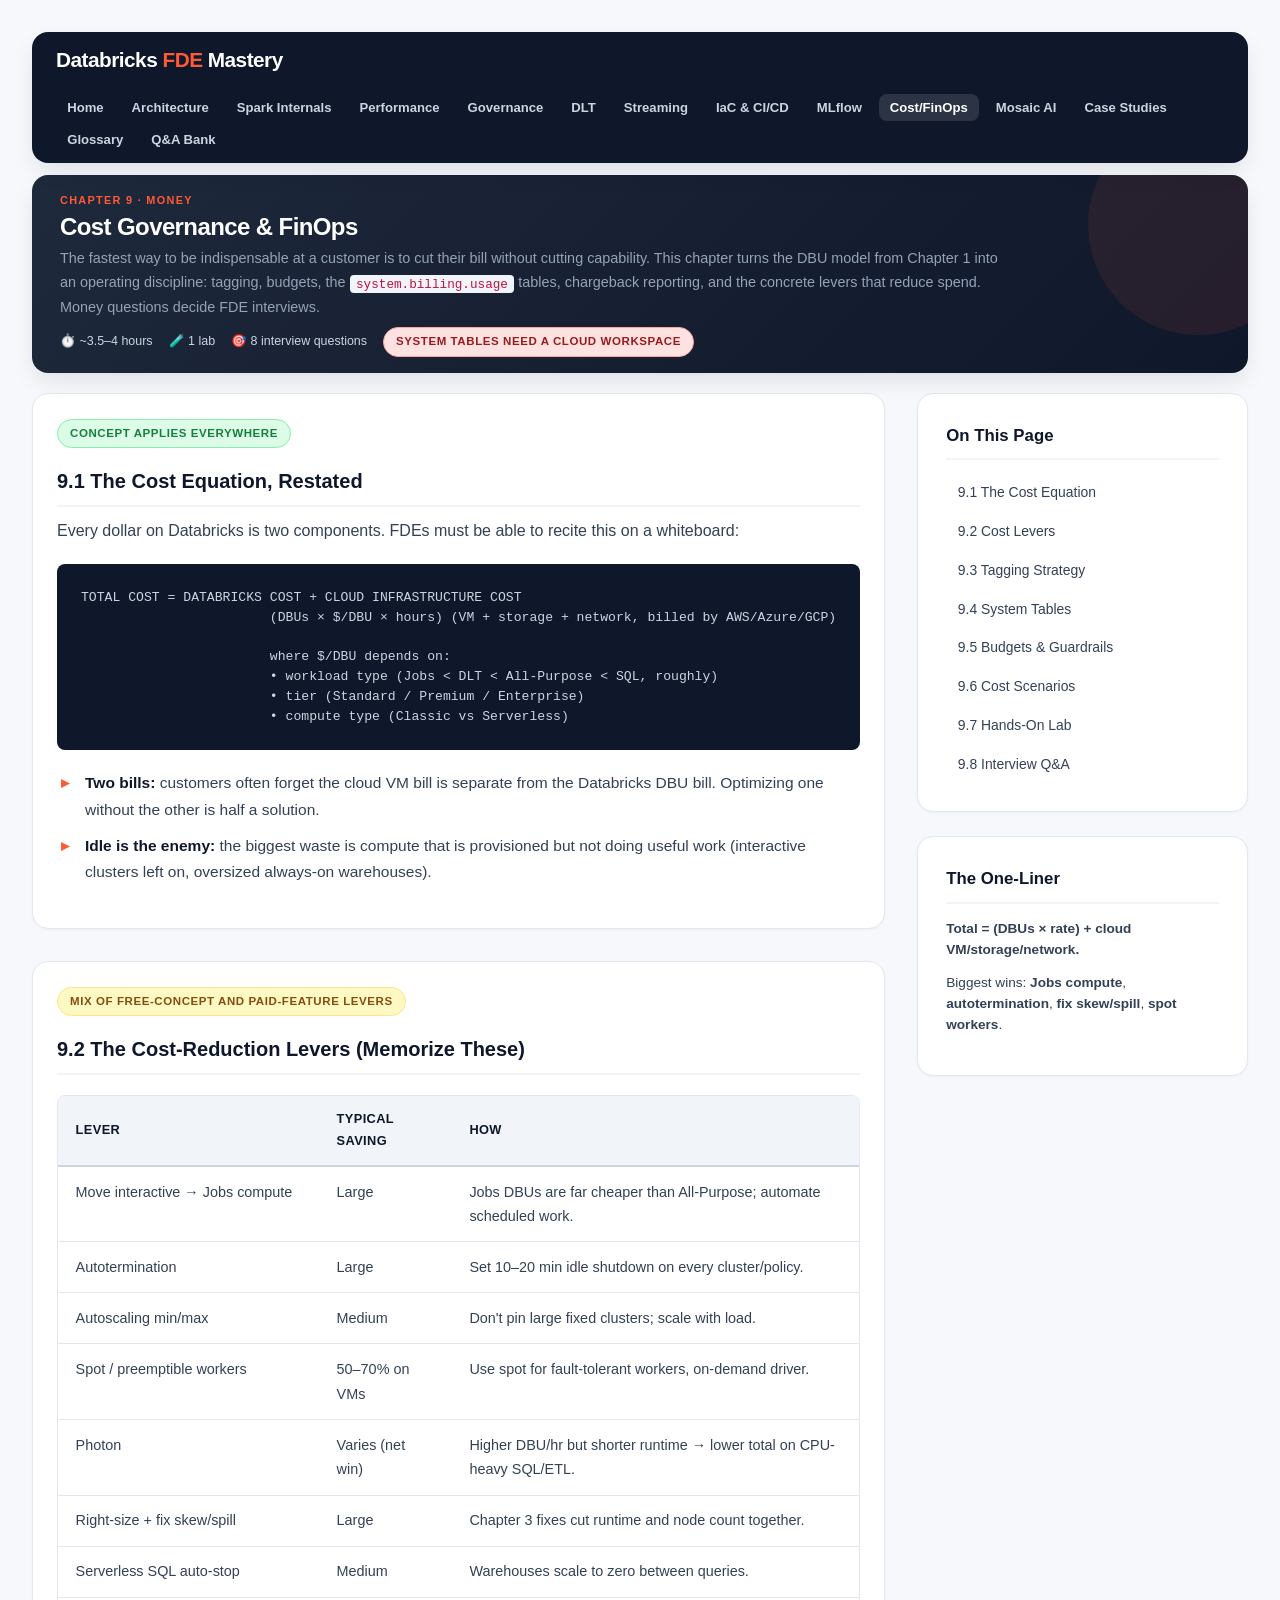
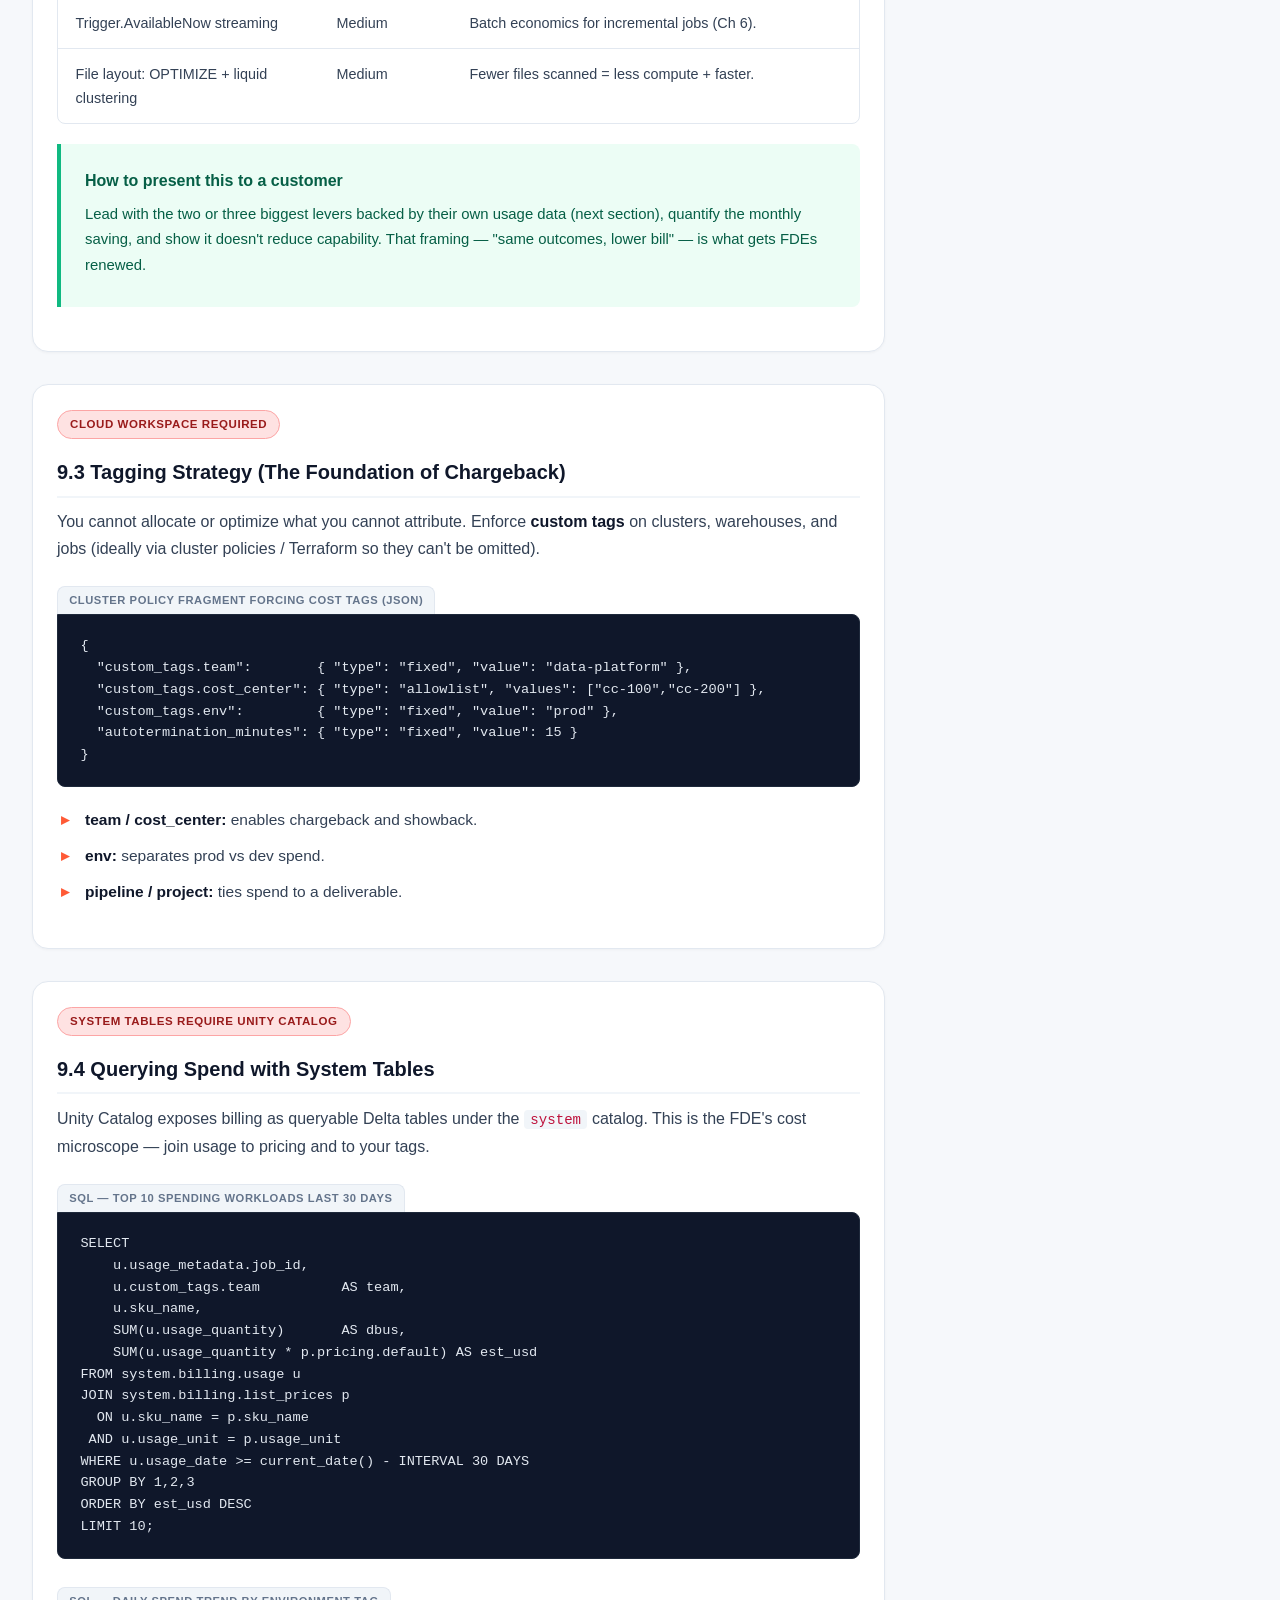
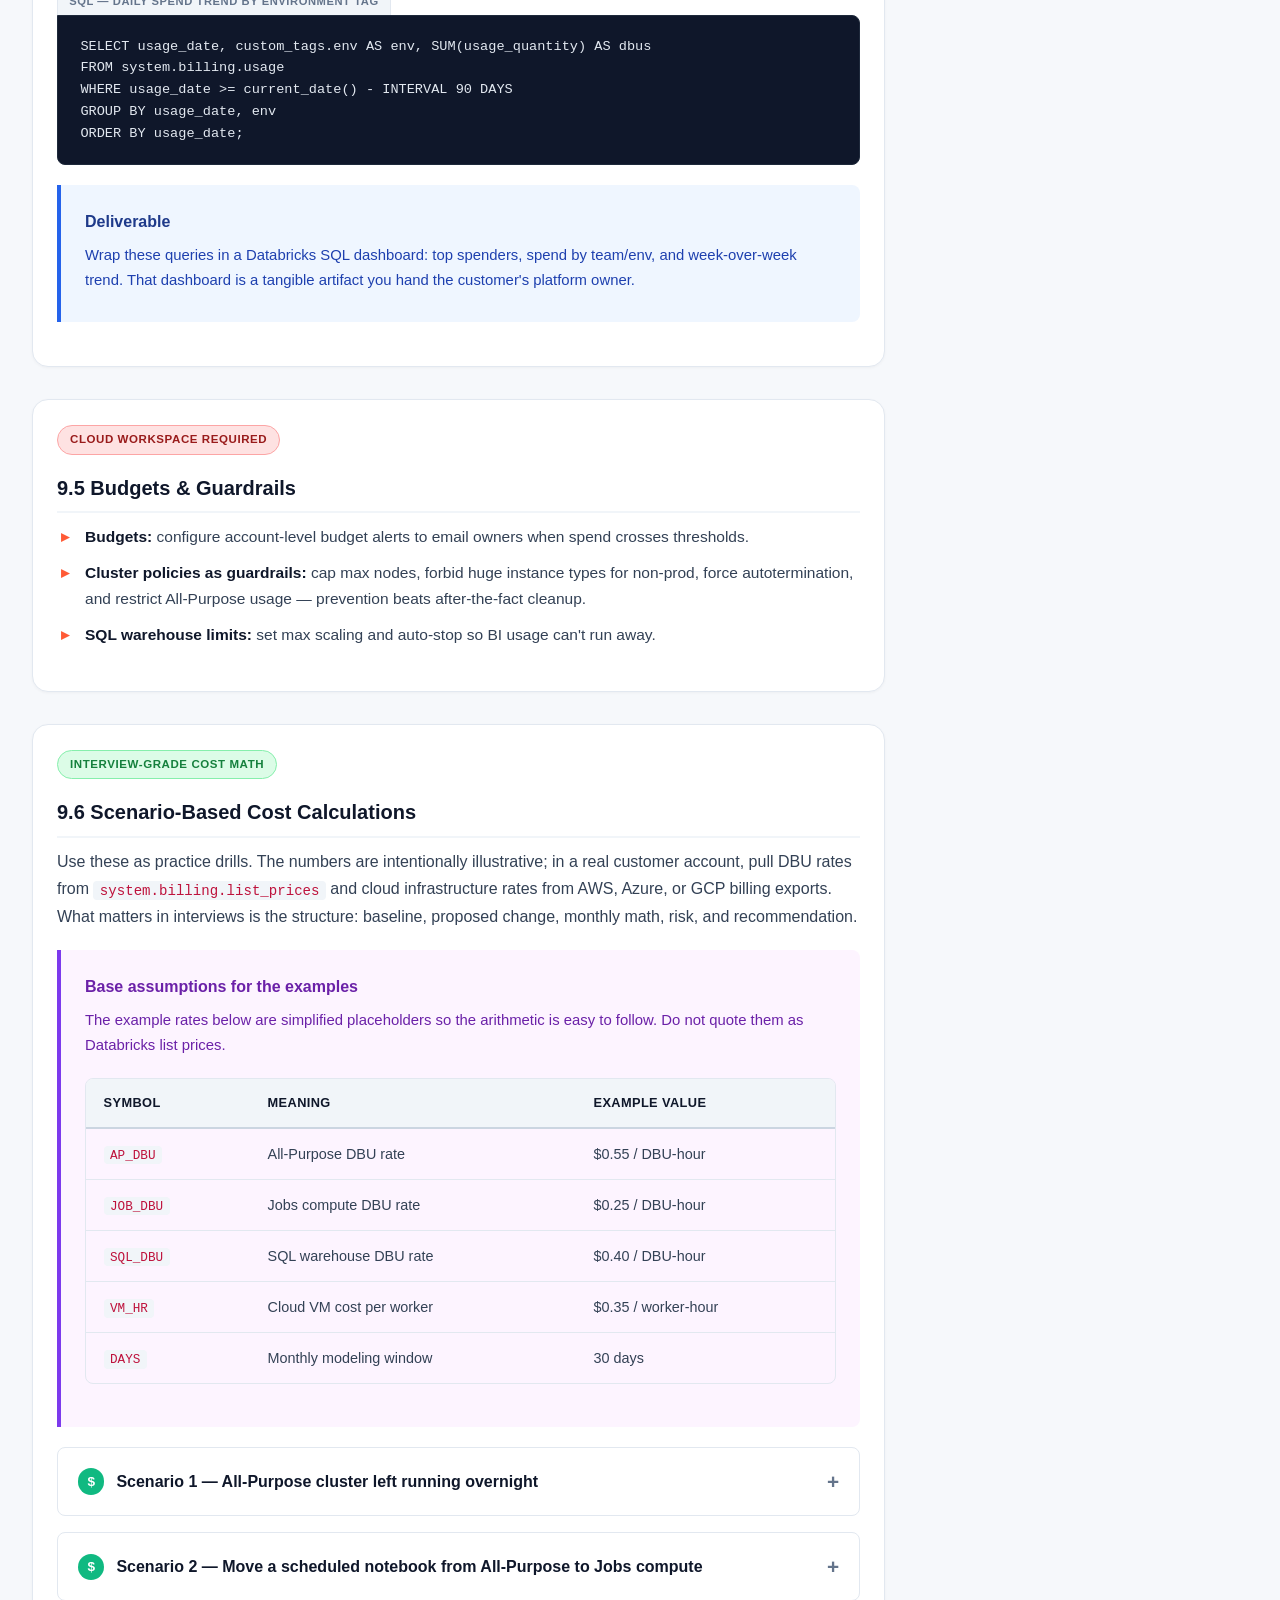
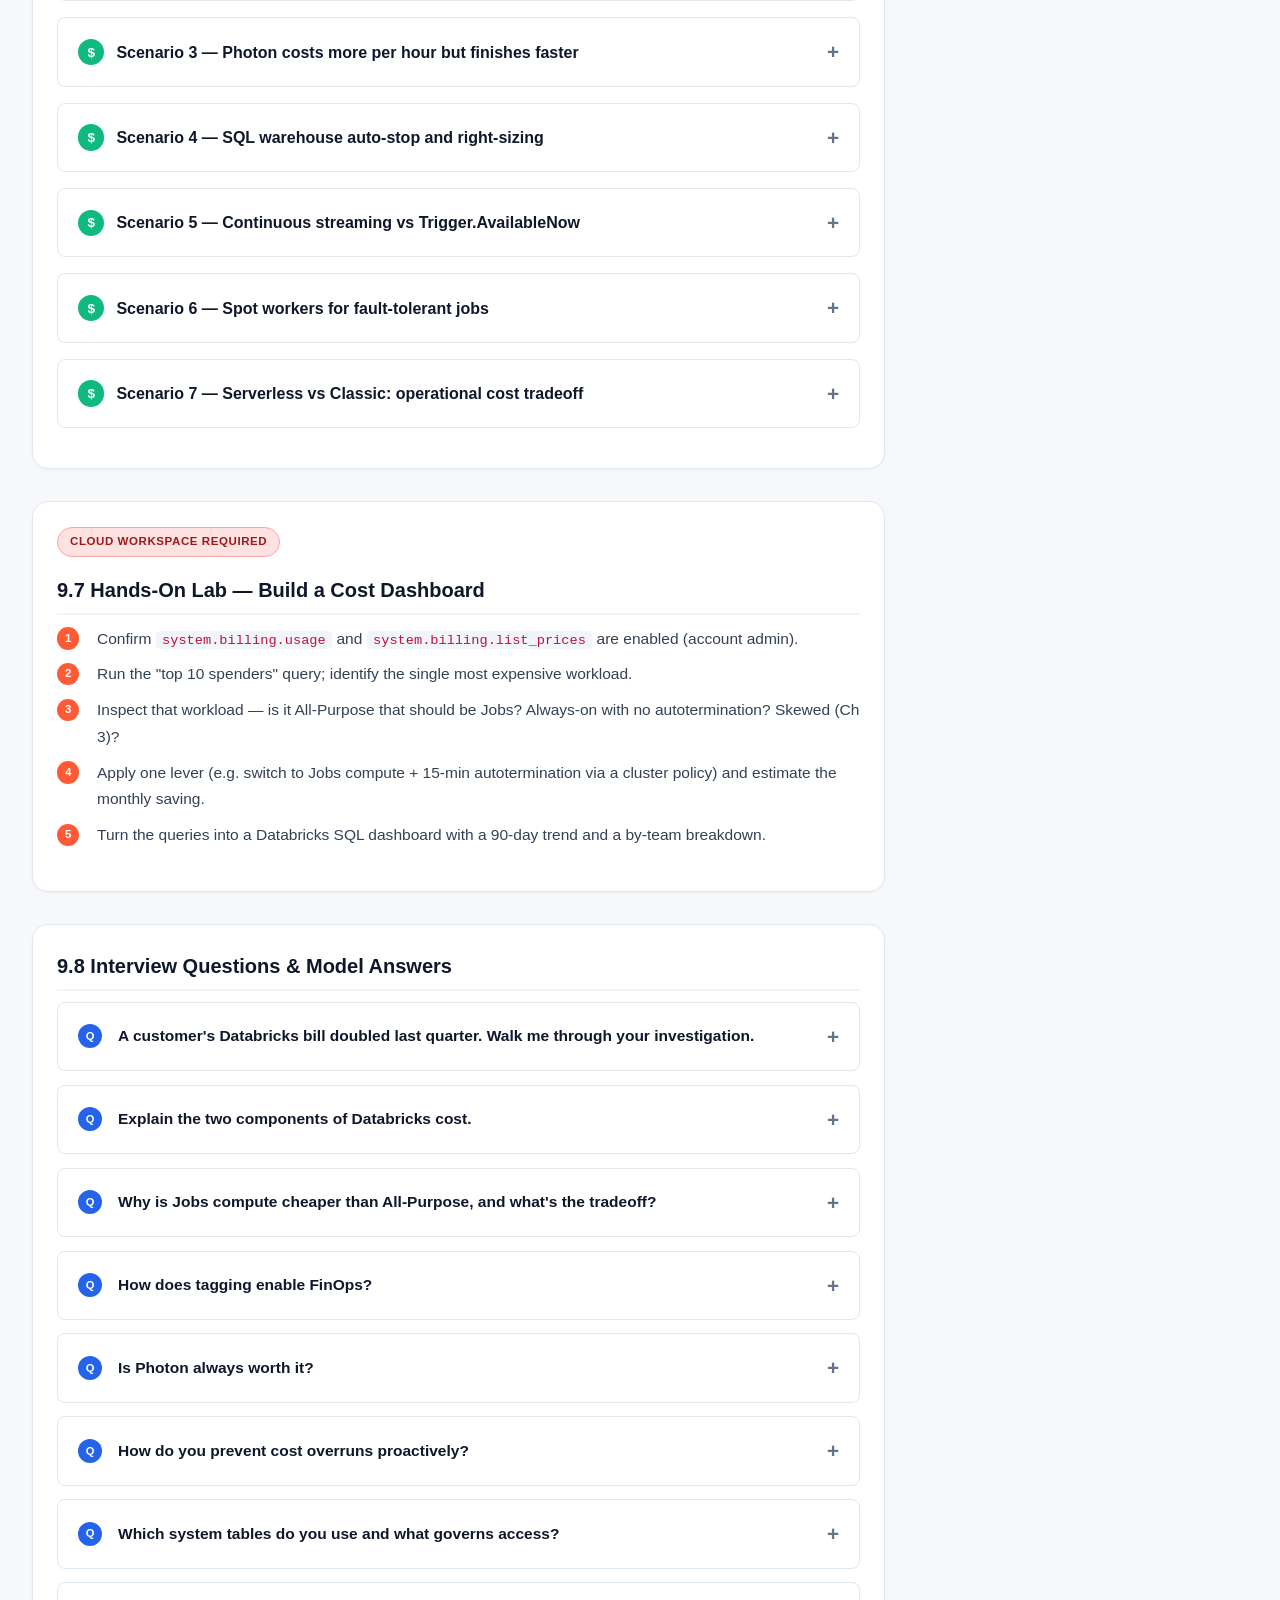
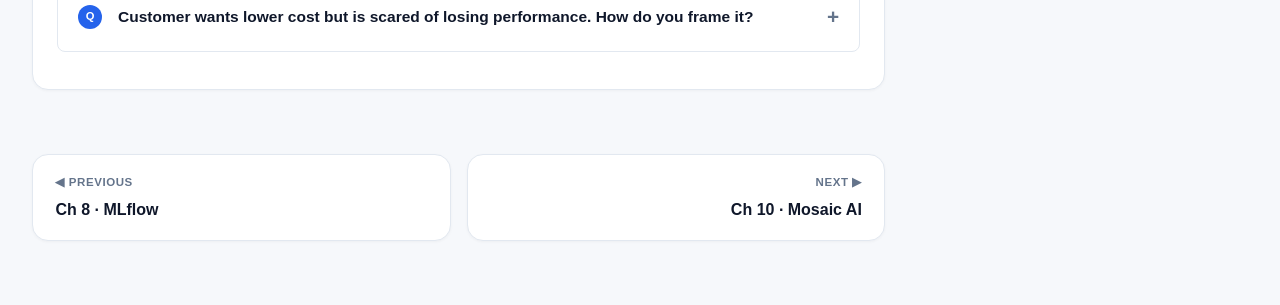
<file: cost_governance.html>
<!DOCTYPE html>
<html lang="en">

<head>
    <meta charset="UTF-8">
    <meta name="viewport" content="width=device-width, initial-scale=1.0">
    <title>Ch 9 · Cost Governance / FinOps — Databricks FDE Mastery</title>
    <link rel="icon" type="image/svg+xml"
        href="data:image/svg+xml,<svg xmlns='http://www.w3.org/2000/svg' viewBox='0 0 100 100'><rect x='10' y='10' width='80' height='80' rx='15' fill='%23ff5a36'/><path d='M30 50 L45 65 L70 35' stroke='white' stroke-width='8' fill='none' stroke-linecap='round' stroke-linejoin='round'/></svg>">
    <link rel="stylesheet" href="styles.css">
</head>

<body>
    <div class="container">

        <nav class="navbar">
            <div class="brand">Databricks <span>FDE</span> Mastery</div>
            <ul class="nav-links">
                <li><a href="index.html">Home</a></li>
                <li><a href="architecture_and_pricing.html">Architecture</a></li>
                <li><a href="spark_internals.html">Spark Internals</a></li>
                <li><a href="performance_tuning.html">Performance</a></li>
                <li><a href="unity_catalog_and_security.html">Governance</a></li>
                <li><a href="delta_live_tables.html">DLT</a></li>
                <li><a href="streaming.html">Streaming</a></li>
                <li><a href="iac_and_ci_cd.html">IaC & CI/CD</a></li>
                <li><a href="mlflow.html">MLflow</a></li>
                <li><a href="cost_governance.html" class="active">Cost/FinOps</a></li>
                <li><a href="mosaic_ai.html">Mosaic AI</a></li>
                <li><a href="case_studies.html">Case Studies</a></li>
                <li><a href="glossary.html">Glossary</a></li>
                <li><a href="interview_question_bank.html">Q&A Bank</a></li>
            </ul>
        </nav>

        <header class="content-header">
            <div class="eyebrow">Chapter 9 · Money</div>
            <h1>Cost Governance & FinOps</h1>
            <p>The fastest way to be indispensable at a customer is to cut their bill without cutting capability. This
                chapter turns the DBU model from Chapter 1 into an operating discipline: tagging, budgets, the
                <code>system.billing.usage</code> tables, chargeback reporting, and the concrete levers that reduce
                spend. Money questions decide FDE interviews.
            </p>
            <div class="reading-meta"><span>⏱️ ~3.5–4 hours</span><span>🧪 1 lab</span><span>🎯 8 interview
                    questions</span><span class="badge badge-paid" style="margin:0">System tables need a cloud
                    workspace</span></div>
        </header>

        <div class="grid-layout">
            <main class="main-content">

                <section class="section-card anchor-offset" id="model">
                    <span class="badge badge-free">Concept applies everywhere</span>
                    <h2>9.1 The Cost Equation, Restated</h2>
                    <p>Every dollar on Databricks is two components. FDEs must be able to recite this on a whiteboard:
                    </p>
                    <div class="diagram">TOTAL COST = DATABRICKS COST + CLOUD INFRASTRUCTURE COST
                        (DBUs × $/DBU × hours) (VM + storage + network, billed by AWS/Azure/GCP)

                        where $/DBU depends on:
                        • workload type (Jobs &lt; DLT &lt; All-Purpose &lt; SQL, roughly)
                        • tier (Standard / Premium / Enterprise)
                        • compute type (Classic vs Serverless)</div>
                    <ul>
                        <li><strong>Two bills:</strong> customers often forget the cloud VM bill is separate from the
                            Databricks DBU bill. Optimizing one without the other is half a solution.</li>
                        <li><strong>Idle is the enemy:</strong> the biggest waste is compute that is provisioned but not
                            doing useful work (interactive clusters left on, oversized always-on warehouses).</li>
                    </ul>
                </section>

                <section class="section-card anchor-offset" id="levers">
                    <span class="badge badge-mixed">Mix of FREE-concept and PAID-feature levers</span>
                    <h2>9.2 The Cost-Reduction Levers (Memorize These)</h2>
                    <div class="table-scroll">
                        <table>
                            <thead>
                                <tr>
                                    <th>Lever</th>
                                    <th>Typical saving</th>
                                    <th>How</th>
                                </tr>
                            </thead>
                            <tbody>
                                <tr>
                                    <td>Move interactive → Jobs compute</td>
                                    <td>Large</td>
                                    <td>Jobs DBUs are far cheaper than All-Purpose; automate scheduled work.</td>
                                </tr>
                                <tr>
                                    <td>Autotermination</td>
                                    <td>Large</td>
                                    <td>Set 10–20 min idle shutdown on every cluster/policy.</td>
                                </tr>
                                <tr>
                                    <td>Autoscaling min/max</td>
                                    <td>Medium</td>
                                    <td>Don't pin large fixed clusters; scale with load.</td>
                                </tr>
                                <tr>
                                    <td>Spot / preemptible workers</td>
                                    <td>50–70% on VMs</td>
                                    <td>Use spot for fault-tolerant workers, on-demand driver.</td>
                                </tr>
                                <tr>
                                    <td>Photon</td>
                                    <td>Varies (net win)</td>
                                    <td>Higher DBU/hr but shorter runtime → lower total on CPU-heavy SQL/ETL.</td>
                                </tr>
                                <tr>
                                    <td>Right-size + fix skew/spill</td>
                                    <td>Large</td>
                                    <td>Chapter 3 fixes cut runtime and node count together.</td>
                                </tr>
                                <tr>
                                    <td>Serverless SQL auto-stop</td>
                                    <td>Medium</td>
                                    <td>Warehouses scale to zero between queries.</td>
                                </tr>
                                <tr>
                                    <td>Trigger.AvailableNow streaming</td>
                                    <td>Medium</td>
                                    <td>Batch economics for incremental jobs (Ch 6).</td>
                                </tr>
                                <tr>
                                    <td>File layout: OPTIMIZE + liquid clustering</td>
                                    <td>Medium</td>
                                    <td>Fewer files scanned = less compute + faster.</td>
                                </tr>
                            </tbody>
                        </table>
                    </div>
                    <div class="box strategy-box">
                        <h4>How to present this to a customer</h4>
                        <p>Lead with the two or three biggest levers backed by their own usage data (next section),
                            quantify the monthly saving, and show it doesn't reduce capability. That framing — "same
                            outcomes, lower bill" — is what gets FDEs renewed.</p>
                    </div>
                </section>

                <section class="section-card anchor-offset" id="tags">
                    <span class="badge badge-paid">Cloud workspace required</span>
                    <h2>9.3 Tagging Strategy (The Foundation of Chargeback)</h2>
                    <p>You cannot allocate or optimize what you cannot attribute. Enforce <strong>custom tags</strong>
                        on clusters, warehouses, and jobs (ideally via cluster policies / Terraform so they can't be
                        omitted).</p>
                    <div class="code-label">Cluster policy fragment forcing cost tags (JSON)</div>
                    <pre><code>{
  "custom_tags.team":        { "type": "fixed", "value": "data-platform" },
  "custom_tags.cost_center": { "type": "allowlist", "values": ["cc-100","cc-200"] },
  "custom_tags.env":         { "type": "fixed", "value": "prod" },
  "autotermination_minutes": { "type": "fixed", "value": 15 }
}</code></pre>
                    <ul>
                        <li><strong>team / cost_center:</strong> enables chargeback and showback.</li>
                        <li><strong>env:</strong> separates prod vs dev spend.</li>
                        <li><strong>pipeline / project:</strong> ties spend to a deliverable.</li>
                    </ul>
                </section>

                <section class="section-card anchor-offset" id="systemtables">
                    <span class="badge badge-paid">System tables require Unity Catalog</span>
                    <h2>9.4 Querying Spend with System Tables</h2>
                    <p>Unity Catalog exposes billing as queryable Delta tables under the <code>system</code> catalog.
                        This is the FDE's cost microscope — join usage to pricing and to your tags.</p>
                    <div class="code-label">SQL — top 10 spending workloads last 30 days</div>
                    <pre><code>SELECT
    u.usage_metadata.job_id,
    u.custom_tags.team          AS team,
    u.sku_name,
    SUM(u.usage_quantity)       AS dbus,
    SUM(u.usage_quantity * p.pricing.default) AS est_usd
FROM system.billing.usage u
JOIN system.billing.list_prices p
  ON u.sku_name = p.sku_name
 AND u.usage_unit = p.usage_unit
WHERE u.usage_date &gt;= current_date() - INTERVAL 30 DAYS
GROUP BY 1,2,3
ORDER BY est_usd DESC
LIMIT 10;</code></pre>
                    <div class="code-label">SQL — daily spend trend by environment tag</div>
                    <pre><code>SELECT usage_date, custom_tags.env AS env, SUM(usage_quantity) AS dbus
FROM system.billing.usage
WHERE usage_date &gt;= current_date() - INTERVAL 90 DAYS
GROUP BY usage_date, env
ORDER BY usage_date;</code></pre>
                    <div class="box decision-box">
                        <h4>Deliverable</h4>
                        <p>Wrap these queries in a Databricks SQL dashboard: top spenders, spend by team/env, and
                            week-over-week trend. That dashboard is a tangible artifact you hand the customer's platform
                            owner.</p>
                    </div>
                </section>

                <section class="section-card anchor-offset" id="budgets">
                    <span class="badge badge-paid">Cloud workspace required</span>
                    <h2>9.5 Budgets & Guardrails</h2>
                    <ul>
                        <li><strong>Budgets:</strong> configure account-level budget alerts to email owners when spend
                            crosses thresholds.</li>
                        <li><strong>Cluster policies as guardrails:</strong> cap max nodes, forbid huge instance types
                            for non-prod, force autotermination, and restrict All-Purpose usage — prevention beats
                            after-the-fact cleanup.</li>
                        <li><strong>SQL warehouse limits:</strong> set max scaling and auto-stop so BI usage can't run
                            away.</li>
                    </ul>
                </section>

                <section class="section-card anchor-offset" id="scenarios">
                    <span class="badge badge-free">Interview-grade cost math</span>
                    <h2>9.6 Scenario-Based Cost Calculations</h2>
                    <p>Use these as practice drills. The numbers are intentionally illustrative; in a real customer
                        account, pull DBU rates from <code>system.billing.list_prices</code> and cloud infrastructure
                        rates from AWS, Azure, or GCP billing exports. What matters in interviews is the structure:
                        baseline, proposed change, monthly math, risk, and recommendation.</p>

                    <div class="box gotcha-box">
                        <h4>Base assumptions for the examples</h4>
                        <p>The example rates below are simplified placeholders so the arithmetic is easy to follow. Do
                            not quote them as Databricks list prices.</p>
                        <div class="table-scroll">
                            <table>
                                <thead>
                                    <tr>
                                        <th>Symbol</th>
                                        <th>Meaning</th>
                                        <th>Example value</th>
                                    </tr>
                                </thead>
                                <tbody>
                                    <tr>
                                        <td><code>AP_DBU</code></td>
                                        <td>All-Purpose DBU rate</td>
                                        <td>$0.55 / DBU-hour</td>
                                    </tr>
                                    <tr>
                                        <td><code>JOB_DBU</code></td>
                                        <td>Jobs compute DBU rate</td>
                                        <td>$0.25 / DBU-hour</td>
                                    </tr>
                                    <tr>
                                        <td><code>SQL_DBU</code></td>
                                        <td>SQL warehouse DBU rate</td>
                                        <td>$0.40 / DBU-hour</td>
                                    </tr>
                                    <tr>
                                        <td><code>VM_HR</code></td>
                                        <td>Cloud VM cost per worker</td>
                                        <td>$0.35 / worker-hour</td>
                                    </tr>
                                    <tr>
                                        <td><code>DAYS</code></td>
                                        <td>Monthly modeling window</td>
                                        <td>30 days</td>
                                    </tr>
                                </tbody>
                            </table>
                        </div>
                    </div>

                    <details class="cost-scenario">
                        <summary>Scenario 1 — All-Purpose cluster left running overnight</summary>
                        <div class="cost-scenario-body">
                            <p><strong>Customer situation:</strong> a team runs notebooks for 2 hours/day but leaves an
                                8-worker All-Purpose cluster running 24×7. Each hour consumes 16 DBUs and 8
                                worker-hours.
                            </p>
                            <div class="diagram">Current monthly cost
                                = 16 DBU/hr × $0.55 × 24 hr/day × 30 days
                                + 8 workers × $0.35 × 24 hr/day × 30 days
                                = $6,336 DBU + $2,016 cloud
                                = $8,352/month

                                Useful-work cost only
                                = 16 DBU/hr × $0.55 × 2 hr/day × 30 days
                                + 8 workers × $0.35 × 2 hr/day × 30 days
                                = $528 DBU + $168 cloud
                                = $696/month

                                Waste from idle time
                                = $8,352 - $696 = $7,656/month</div>
                            <p><strong>FDE recommendation:</strong> enforce 15-minute autotermination through cluster
                                policy, separate development clusters from production jobs, and alert on all-purpose
                                clusters running outside business hours.</p>
                        </div>
                    </details>

                    <details class="cost-scenario">
                        <summary>Scenario 2 — Move a scheduled notebook from All-Purpose to Jobs compute</summary>
                        <div class="cost-scenario-body">
                            <p><strong>Customer situation:</strong> a nightly ETL notebook runs 3 hours/day on an
                                interactive cluster because it was originally built manually. It consumes 20 DBUs/hour
                                and 10 worker-hours/hour.</p>
                            <div class="diagram">Current All-Purpose cost
                                = 20 DBU/hr × $0.55 × 3 hr/day × 30 days
                                + 10 worker-hr/hr × $0.35 × 3 hr/day × 30 days
                                = $990 DBU + $315 cloud
                                = $1,305/month

                                Jobs compute cost
                                = 20 DBU/hr × $0.25 × 3 hr/day × 30 days
                                + 10 worker-hr/hr × $0.35 × 3 hr/day × 30 days
                                = $450 DBU + $315 cloud
                                = $765/month

                                Monthly saving
                                = $1,305 - $765 = $540/month</div>
                            <p><strong>FDE recommendation:</strong> convert the notebook to a scheduled Job, attach a
                                job cluster, keep dev notebooks on All-Purpose, and add owner/team tags for chargeback.
                            </p>
                        </div>
                    </details>

                    <details class="cost-scenario">
                        <summary>Scenario 3 — Photon costs more per hour but finishes faster</summary>
                        <div class="cost-scenario-body">
                            <p><strong>Customer situation:</strong> a SQL-heavy transformation takes 4 hours without
                                Photon. Photon increases DBU consumption by 20%, but runtime drops to 1.5 hours on the
                                same worker shape.</p>
                            <div class="diagram">Without Photon
                                = 30 DBU/hr × $0.25 × 4 hr/run × 30 runs
                                + 12 worker-hr/hr × $0.35 × 4 hr/run × 30 runs
                                = $900 DBU + $504 cloud
                                = $1,404/month

                                With Photon
                                = 36 DBU/hr × $0.25 × 1.5 hr/run × 30 runs
                                + 12 worker-hr/hr × $0.35 × 1.5 hr/run × 30 runs
                                = $405 DBU + $189 cloud
                                = $594/month

                                Monthly saving
                                = $1,404 - $594 = $810/month</div>
                            <p><strong>FDE recommendation:</strong> do not judge by DBU/hour alone. Judge by total
                                cost per completed run and validate that Photon actually accelerates the operators in
                                the query profile.</p>
                        </div>
                    </details>

                    <details class="cost-scenario">
                        <summary>Scenario 4 — SQL warehouse auto-stop and right-sizing</summary>
                        <div class="cost-scenario-body">
                            <p><strong>Customer situation:</strong> a BI warehouse is sized Large at 24 DBUs/hour and is
                                left on all day. Actual dashboard usage is 4 hours/day, mostly morning and evening.</p>
                            <div class="diagram">Always-on warehouse
                                = 24 DBU/hr × $0.40 × 24 hr/day × 30 days
                                = $6,912/month

                                Auto-stop after idle, active only 4 hr/day
                                = 24 DBU/hr × $0.40 × 4 hr/day × 30 days
                                = $1,152/month

                                If right-sized to Medium at 12 DBU/hr
                                = 12 DBU/hr × $0.40 × 4 hr/day × 30 days
                                = $576/month

                                Total saving from always-on Large to auto-stopped Medium
                                = $6,912 - $576 = $6,336/month</div>
                            <p><strong>FDE recommendation:</strong> inspect query concurrency and latency before
                                downsizing. If user experience stays acceptable, set auto-stop, max clusters, and a
                                warehouse size policy.</p>
                        </div>
                    </details>

                    <details class="cost-scenario">
                        <summary>Scenario 5 — Continuous streaming vs Trigger.AvailableNow</summary>
                        <div class="cost-scenario-body">
                            <p><strong>Customer situation:</strong> a file ingestion stream runs 24×7 even though source
                                files arrive once every hour. The business SLA is hourly, not sub-minute.</p>
                            <div class="diagram">Continuous cluster
                                = 10 DBU/hr × $0.25 × 24 hr/day × 30 days
                                + 5 workers × $0.35 × 24 hr/day × 30 days
                                = $1,800 DBU + $1,260 cloud
                                = $3,060/month

                                Trigger.AvailableNow every hour, 10 minutes active per run
                                Active hours/day = 24 runs × 10 min / 60 = 4 hr/day
                                = 10 DBU/hr × $0.25 × 4 hr/day × 30 days
                                + 5 workers × $0.35 × 4 hr/day × 30 days
                                = $300 DBU + $210 cloud
                                = $510/month

                                Monthly saving
                                = $3,060 - $510 = $2,550/month</div>
                            <p><strong>FDE recommendation:</strong> match trigger mode to SLA. Continuous is justified
                                for low-latency events; hourly file ingestion usually deserves AvailableNow or scheduled
                                incremental batch.</p>
                        </div>
                    </details>

                    <details class="cost-scenario">
                        <summary>Scenario 6 — Spot workers for fault-tolerant jobs</summary>
                        <div class="cost-scenario-body">
                            <p><strong>Customer situation:</strong> a backfill job uses 20 workers for 6 hours. It is
                                retry-safe and can tolerate worker interruption. Spot workers are 60% cheaper than
                                on-demand workers in this simplified model.</p>
                            <div class="diagram">All on-demand cloud cost
                                = 20 workers × $0.35 × 6 hr = $42/run

                                Mixed fleet: 1 on-demand driver + 19 spot workers
                                = 1 × $0.35 × 6 hr + 19 × ($0.35 × 40%) × 6 hr
                                = $2.10 + $15.96
                                = $18.06/run

                                Cloud saving per run
                                = $42 - $18.06 = $23.94/run

                                If 20 runs/month
                                = $478.80/month cloud saving</div>
                            <p><strong>FDE recommendation:</strong> use on-demand drivers and spot/preemptible workers
                                for retry-safe batch workloads. Avoid spot for fragile streaming jobs, stateful
                                services,
                                or workloads with strict completion windows unless retry behavior is proven.</p>
                        </div>
                    </details>

                    <details class="cost-scenario">
                        <summary>Scenario 7 — Serverless vs Classic: operational cost tradeoff</summary>
                        <div class="cost-scenario-body">
                            <p><strong>Customer situation:</strong> analysts run short ad-hoc SQL bursts throughout the
                                day. Classic compute has lower apparent DBU rate, but startup delay and idle windows
                                cause
                                over-provisioning.</p>
                            <div class="diagram">Classic warehouse model
                                = 16 DBU/hr × $0.40 × 8 active/idle hr/day × 30 days
                                = $1,536/month

                                Serverless model with higher effective rate but 3 active hr/day
                                = 16 DBU/hr × $0.65 × 3 active hr/day × 30 days
                                = $936/month

                                Monthly saving
                                = $1,536 - $936 = $600/month</div>
                            <p><strong>FDE recommendation:</strong> serverless can win even with a higher unit rate when
                                usage is bursty and idle time disappears. Classic can still be better for strict private
                                networking, custom libraries, predictable long-running workloads, or specific compliance
                                requirements.</p>
                        </div>
                    </details>
                </section>

                <section class="section-card anchor-offset" id="lab">
                    <span class="badge badge-paid">Cloud workspace required</span>
                    <h2>9.7 Hands-On Lab — Build a Cost Dashboard</h2>
                    <ol>
                        <li>Confirm <code>system.billing.usage</code> and <code>system.billing.list_prices</code> are
                            enabled (account admin).</li>
                        <li>Run the "top 10 spenders" query; identify the single most expensive workload.</li>
                        <li>Inspect that workload — is it All-Purpose that should be Jobs? Always-on with no
                            autotermination? Skewed (Ch 3)?</li>
                        <li>Apply one lever (e.g. switch to Jobs compute + 15-min autotermination via a cluster policy)
                            and estimate the monthly saving.</li>
                        <li>Turn the queries into a Databricks SQL dashboard with a 90-day trend and a by-team
                            breakdown.</li>
                    </ol>
                </section>

                <section class="section-card anchor-offset" id="qa">
                    <h2>9.8 Interview Questions & Model Answers</h2>
                    <details class="qa">
                        <summary><span class="q-text">A customer's Databricks bill doubled last quarter. Walk me through
                                your investigation.</span></summary>
                        <div class="qa-body">
                            <div class="tell"><strong>Testing:</strong> structured cost triage — a classic FDE scenario.
                            </div>I'd query <code>system.billing.usage</code> joined to <code>list_prices</code> and
                            group by workload, SKU, team, and date to find what grew. Usual culprits: interactive
                            All-Purpose clusters left running, missing autotermination, an oversized always-on SQL
                            warehouse, or a new skewed/spilling job burning nodes. I quantify each, apply the
                            highest-impact lever (Jobs compute, autotermination, right-sizing, fixing skew), and stand
                            up a dashboard so it's caught early next time.
                        </div>
                    </details>
                    <details class="qa">
                        <summary><span class="q-text">Explain the two components of Databricks cost.</span></summary>
                        <div class="qa-body">
                            <div class="tell"><strong>Testing:</strong> fundamental pricing literacy.</div>The
                            Databricks charge (DBUs consumed × the per-DBU rate for that workload type/tier) plus the
                            cloud infrastructure charge (VMs, storage, network billed directly by the cloud provider).
                            You must optimize both; Serverless folds infra into the DBU rate.
                        </div>
                    </details>
                    <details class="qa">
                        <summary><span class="q-text">Why is Jobs compute cheaper than All-Purpose, and what's the
                                tradeoff?</span></summary>
                        <div class="qa-body">
                            <div class="tell"><strong>Testing:</strong> the single biggest lever.</div>Jobs compute has
                            a much lower per-DBU rate because clusters are ephemeral and single-purpose. The tradeoff is
                            no interactive/shared use — you can't attach a notebook and explore. So scheduled/automated
                            work goes on Jobs compute; interactive development on shared All-Purpose (with
                            autotermination).
                        </div>
                    </details>
                    <details class="qa">
                        <summary><span class="q-text">How does tagging enable FinOps?</span></summary>
                        <div class="qa-body">
                            <div class="tell"><strong>Testing:</strong> attribution.</div>Enforced custom tags (team,
                            cost_center, env, project) let me attribute every DBU in <code>system.billing.usage</code>
                            to an owner, enabling chargeback/showback and pinpointing waste. I enforce them via cluster
                            policies/Terraform so they can't be skipped.
                        </div>
                    </details>
                    <details class="qa">
                        <summary><span class="q-text">Is Photon always worth it?</span></summary>
                        <div class="qa-body">
                            <div class="tell"><strong>Testing:</strong> nuance.</div>Usually for CPU-heavy SQL/ETL: it
                            costs more DBU/hr but finishes faster, lowering total cost. For light or heavily UDF/Python
                            workloads it may not engage, so I benchmark on the actual workload rather than assume.
                        </div>
                    </details>
                    <details class="qa">
                        <summary><span class="q-text">How do you prevent cost overruns proactively?</span></summary>
                        <div class="qa-body">
                            <div class="tell"><strong>Testing:</strong> guardrails mindset.</div>Cluster policies (max
                            nodes, forced autotermination, restricted instance types, forbid All-Purpose for
                            automation), SQL warehouse auto-stop and max scaling, budget alerts, and a monitoring
                            dashboard. Prevention via policy beats cleanup.
                        </div>
                    </details>
                    <details class="qa">
                        <summary><span class="q-text">Which system tables do you use and what governs access?</span>
                        </summary>
                        <div class="qa-body">
                            <div class="tell"><strong>Testing:</strong> knowing the data source.</div>
                            <code>system.billing.usage</code> (DBU consumption + tags),
                            <code>system.billing.list_prices</code> (rates), and <code>system.access.audit</code> for
                            who-did-what. They're Unity Catalog objects, so access is governed by UC permissions and
                            must be enabled by an account admin.
                        </div>
                    </details>
                    <details class="qa">
                        <summary><span class="q-text">Customer wants lower cost but is scared of losing performance. How
                                do you frame it?</span></summary>
                        <div class="qa-body">
                            <div class="tell"><strong>Testing:</strong> consulting communication.</div>I frame every
                            lever as "same or better outcomes, lower bill," backed by their own usage data: fixing
                            skew/spill makes jobs both faster and cheaper; autotermination only kills idle time; Jobs
                            compute changes billing, not capability. I quantify savings and de-risk with a staged
                            rollout on non-prod first.
                        </div>
                    </details>
                </section>

                <div class="page-nav">
                    <a href="mlflow.html">
                        <div class="dir">◀ Previous</div>
                        <div class="pg-title">Ch 8 · MLflow</div>
                    </a>
                    <a class="next" href="mosaic_ai.html">
                        <div class="dir">Next ▶</div>
                        <div class="pg-title">Ch 10 · Mosaic AI</div>
                    </a>
                </div>
            </main>

            <aside class="sidebar-panel">
                <div class="side-card">
                    <h3>On This Page</h3>
                    <ul class="toc">
                        <li><a href="#model">9.1 The Cost Equation</a></li>
                        <li><a href="#levers">9.2 Cost Levers</a></li>
                        <li><a href="#tags">9.3 Tagging Strategy</a></li>
                        <li><a href="#systemtables">9.4 System Tables</a></li>
                        <li><a href="#budgets">9.5 Budgets & Guardrails</a></li>
                        <li><a href="#scenarios">9.6 Cost Scenarios</a></li>
                        <li><a href="#lab">9.7 Hands-On Lab</a></li>
                        <li><a href="#qa">9.8 Interview Q&A</a></li>
                    </ul>
                </div>
                <div class="side-card">
                    <h3>The One-Liner</h3>
                    <p><strong>Total = (DBUs × rate) + cloud VM/storage/network.</strong></p>
                    <p>Biggest wins: <strong>Jobs compute</strong>, <strong>autotermination</strong>, <strong>fix
                            skew/spill</strong>, <strong>spot workers</strong>.</p>
                </div>
            </aside>
        </div>

    </div>
</body>

</html>
</file>
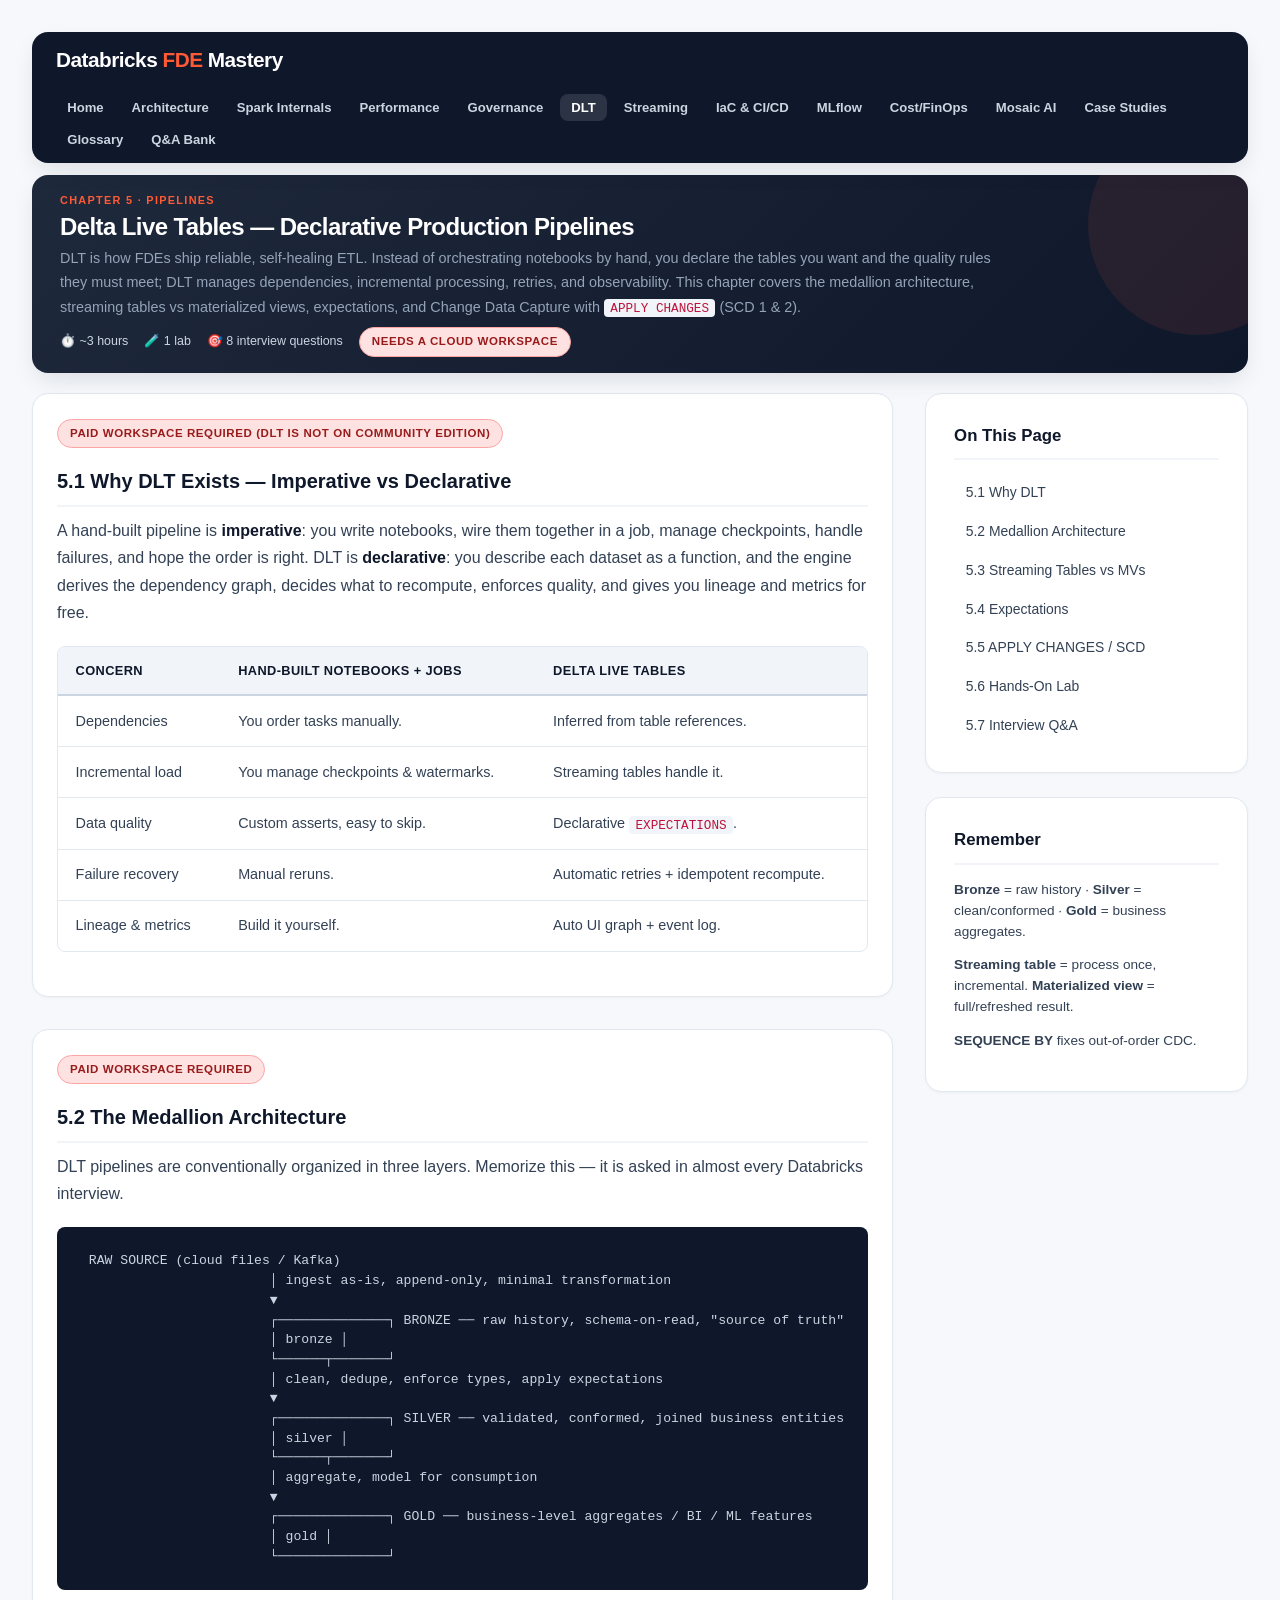
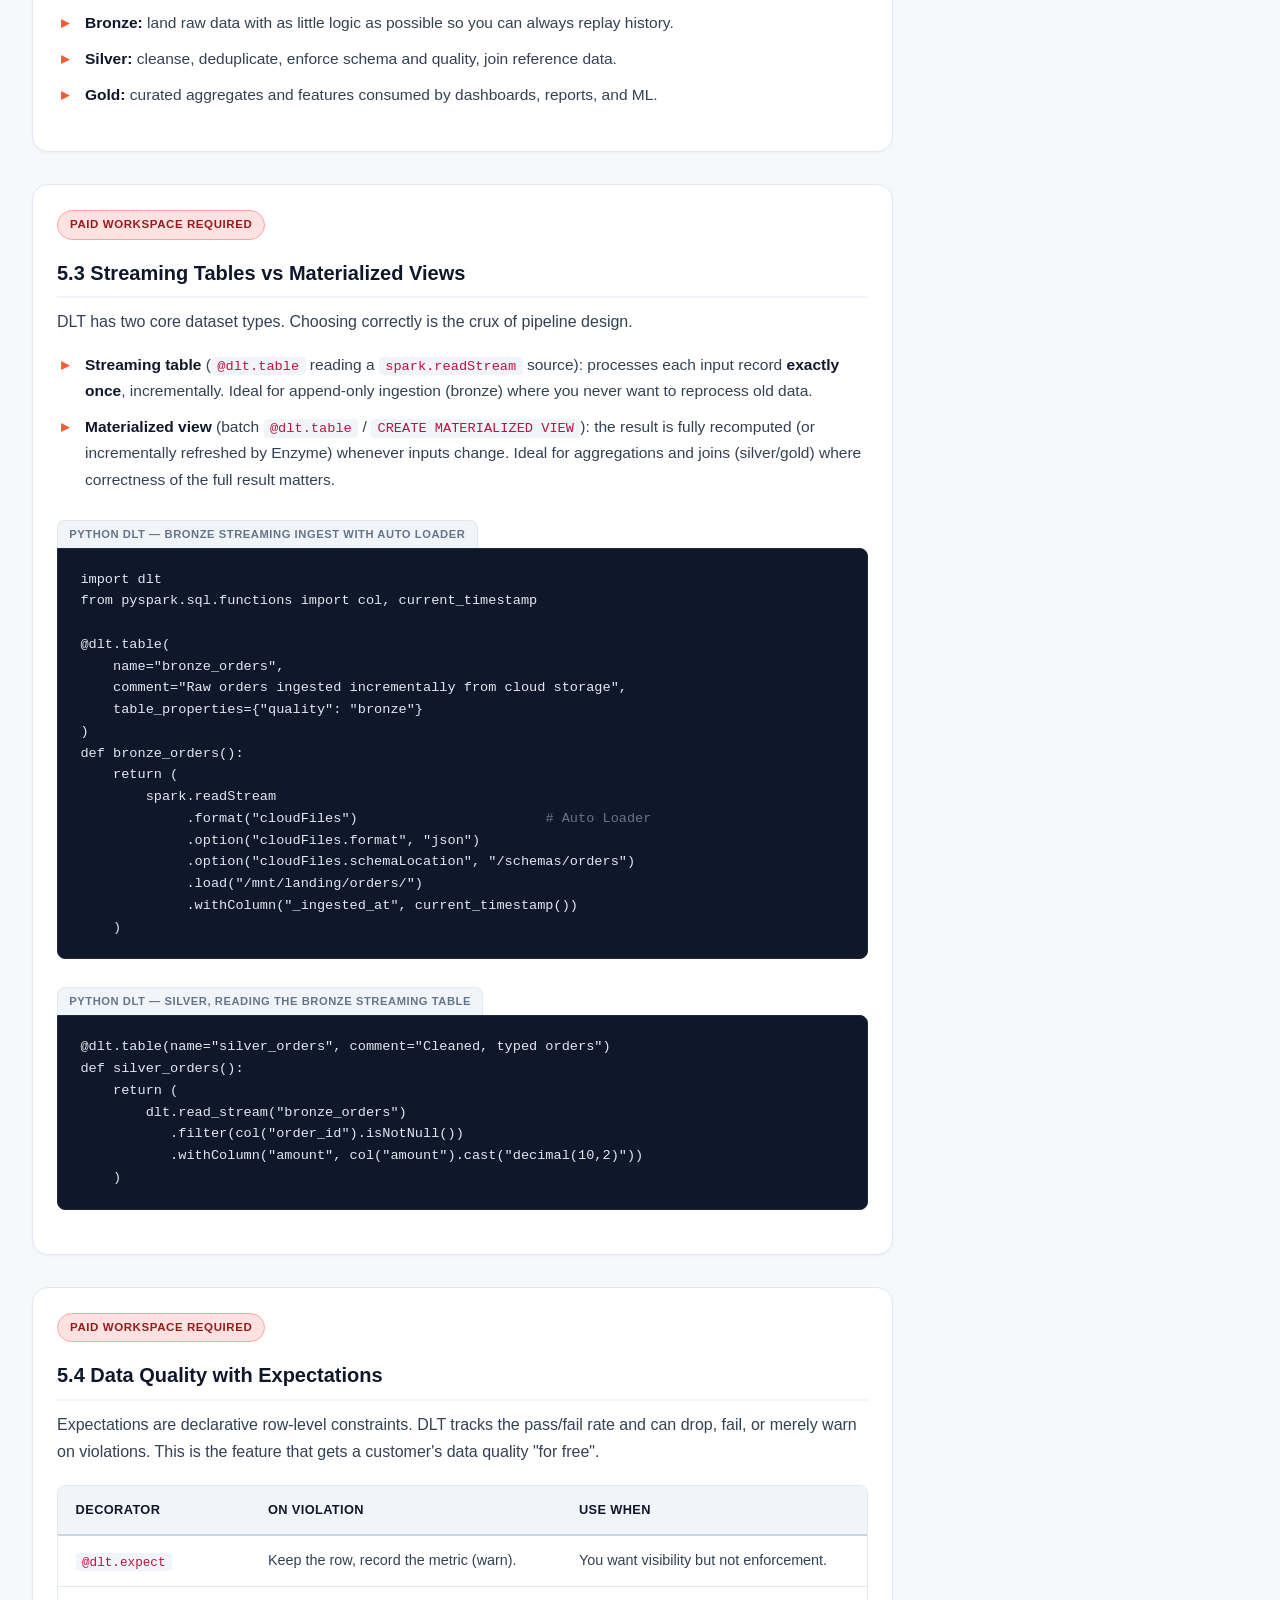
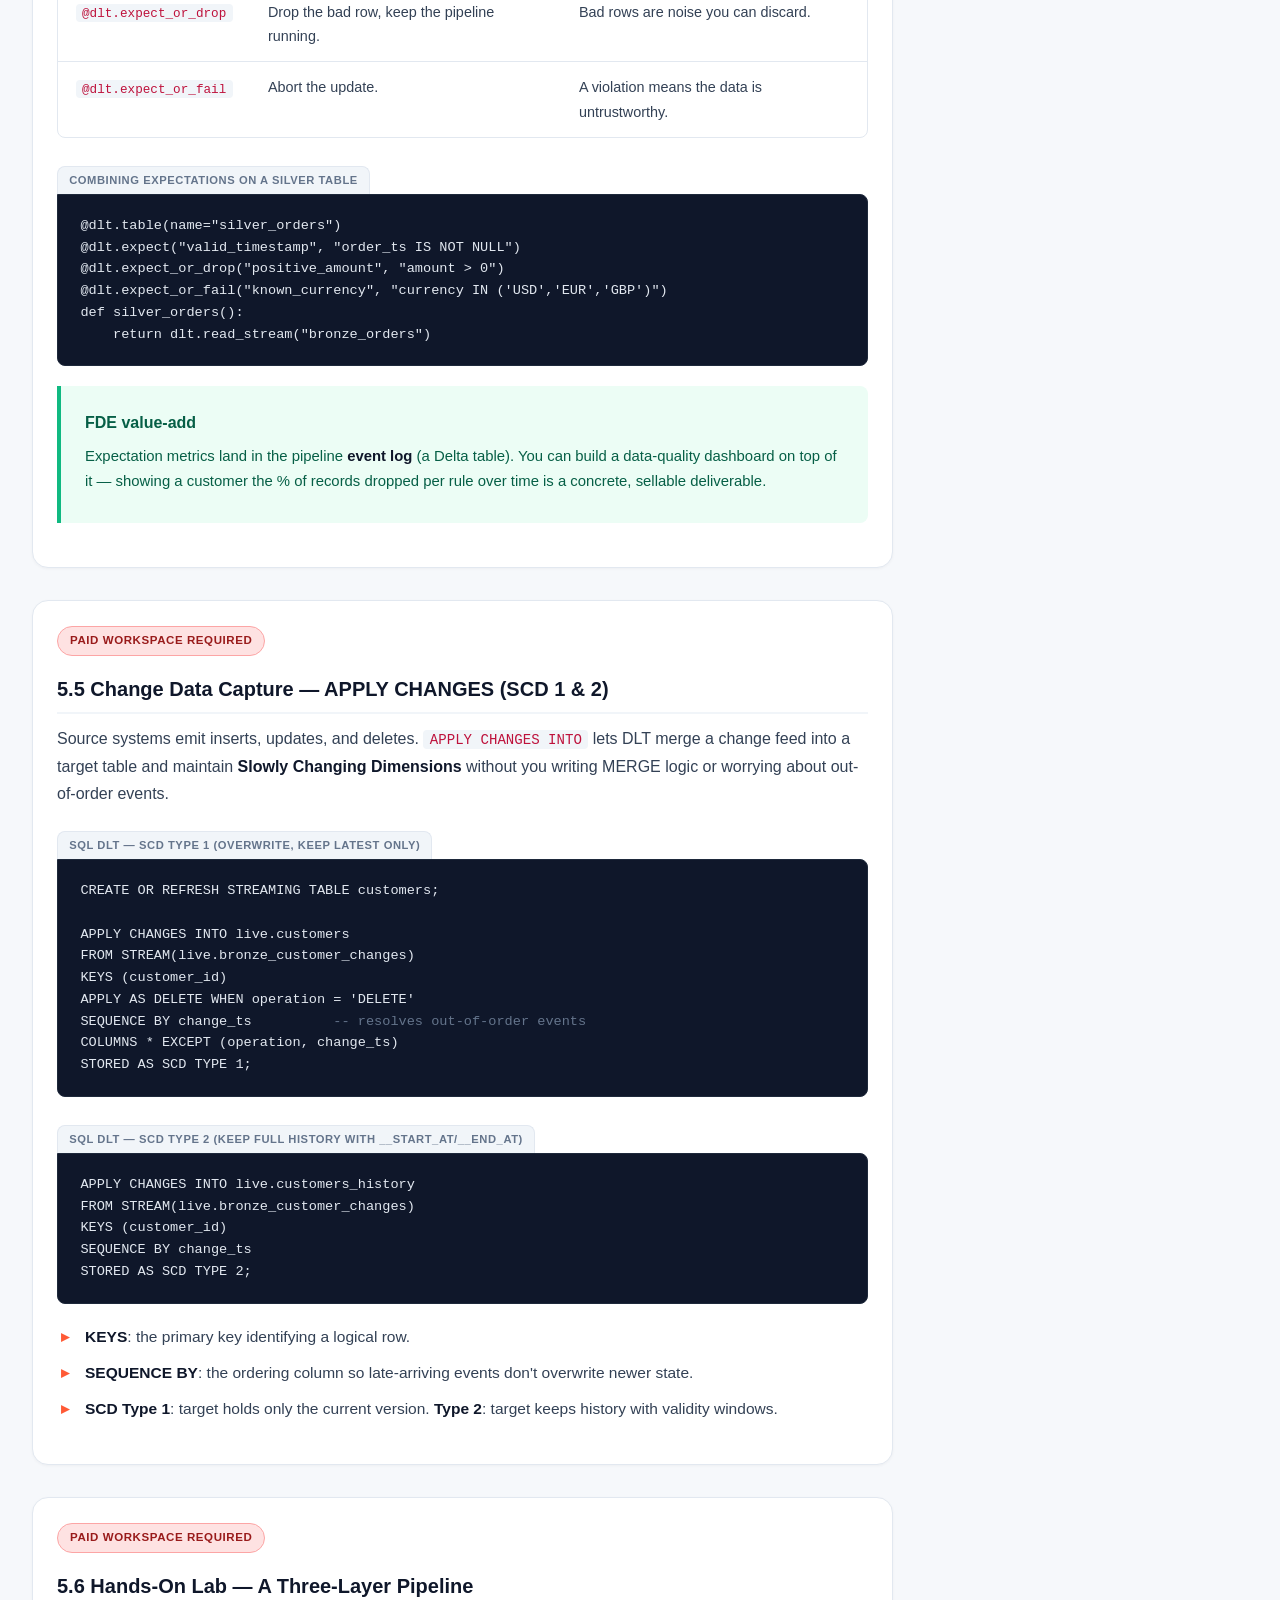
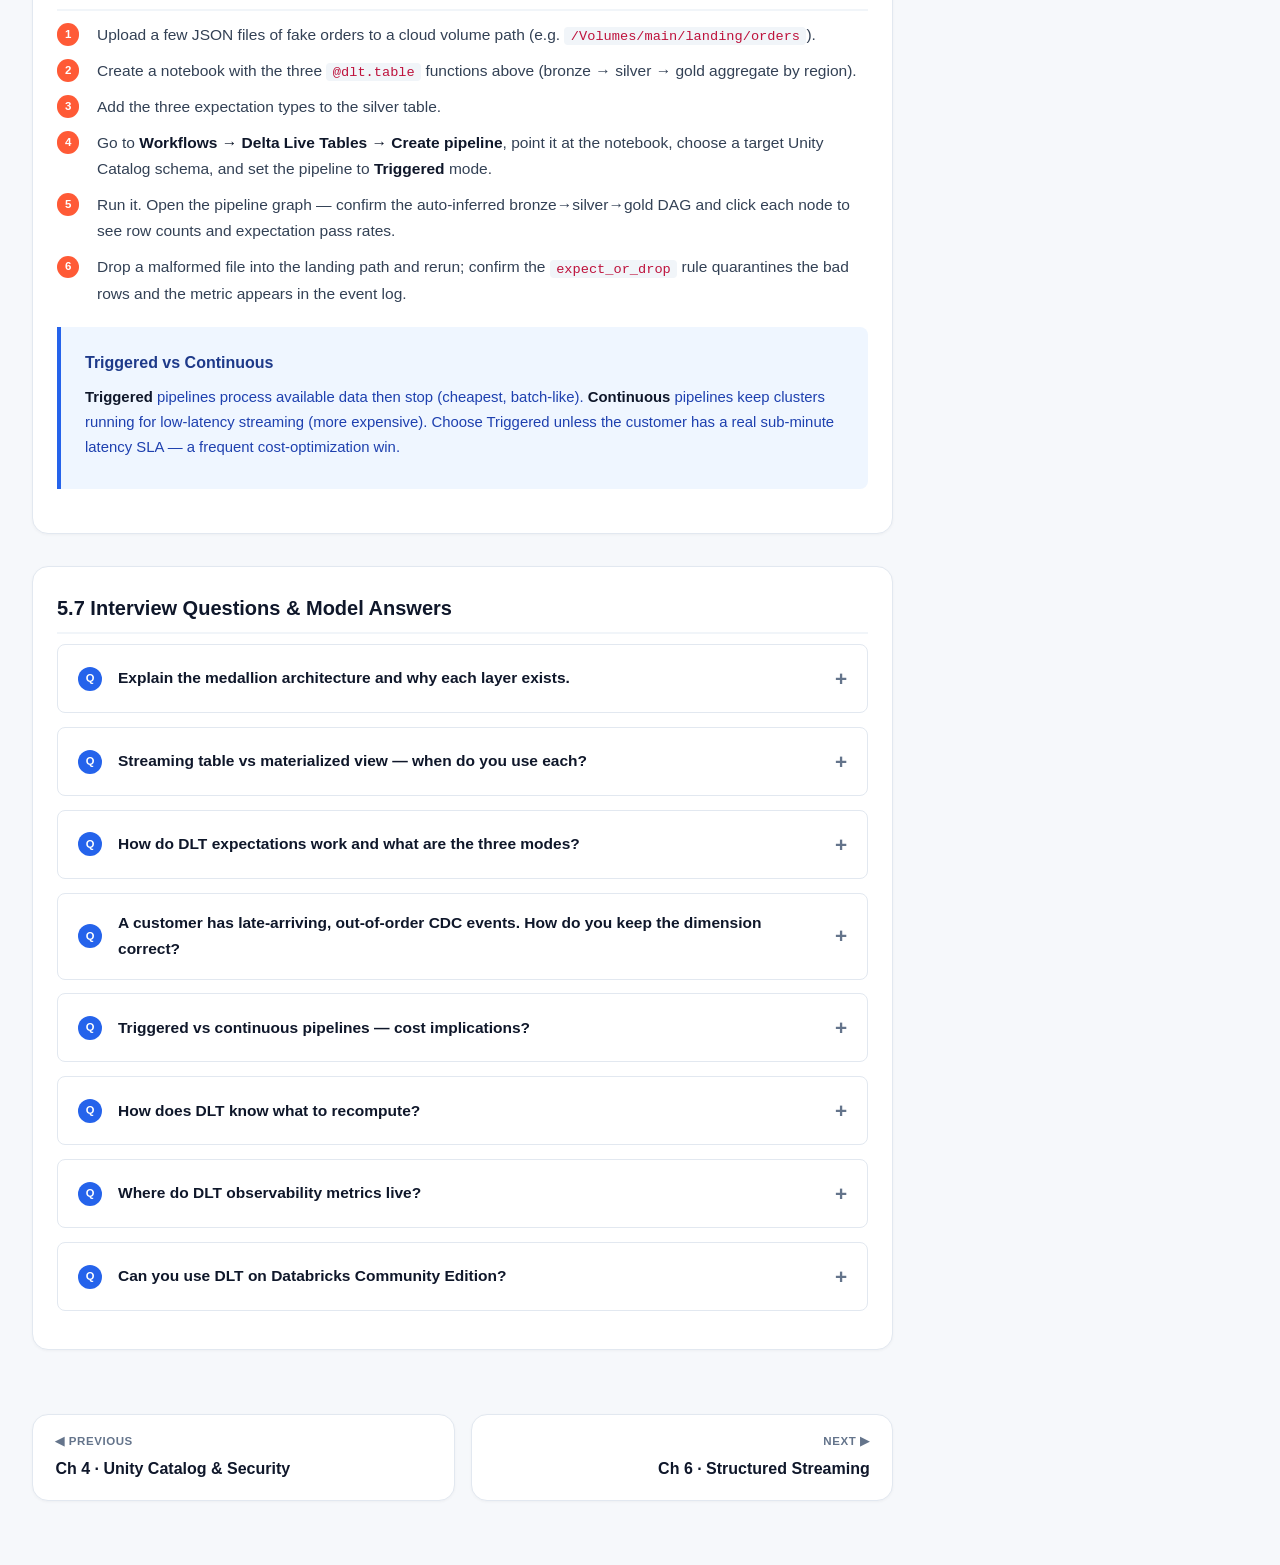
<file: delta_live_tables.html>
<!DOCTYPE html>
<html lang="en">

<head>
    <meta charset="UTF-8">
    <meta name="viewport" content="width=device-width, initial-scale=1.0">
    <title>Ch 5 · Delta Live Tables — Databricks FDE Mastery</title>
    <link rel="icon" type="image/svg+xml"
        href="data:image/svg+xml,<svg xmlns='http://www.w3.org/2000/svg' viewBox='0 0 100 100'><rect x='10' y='10' width='80' height='80' rx='15' fill='%23ff5a36'/><path d='M30 50 L45 65 L70 35' stroke='white' stroke-width='8' fill='none' stroke-linecap='round' stroke-linejoin='round'/></svg>">
    <link rel="stylesheet" href="styles.css">
</head>

<body>
    <div class="container">

        <nav class="navbar">
            <div class="brand">Databricks <span>FDE</span> Mastery</div>
            <ul class="nav-links">
                <li><a href="index.html">Home</a></li>
                <li><a href="architecture_and_pricing.html">Architecture</a></li>
                <li><a href="spark_internals.html">Spark Internals</a></li>
                <li><a href="performance_tuning.html">Performance</a></li>
                <li><a href="unity_catalog_and_security.html">Governance</a></li>
                <li><a href="delta_live_tables.html" class="active">DLT</a></li>
                <li><a href="streaming.html">Streaming</a></li>
                <li><a href="iac_and_ci_cd.html">IaC & CI/CD</a></li>
                <li><a href="mlflow.html">MLflow</a></li>
                <li><a href="cost_governance.html">Cost/FinOps</a></li>
                <li><a href="mosaic_ai.html">Mosaic AI</a></li>
                <li><a href="case_studies.html">Case Studies</a></li>
                <li><a href="glossary.html">Glossary</a></li>
                <li><a href="interview_question_bank.html">Q&A Bank</a></li>
            </ul>
        </nav>

        <header class="content-header">
            <div class="eyebrow">Chapter 5 · Pipelines</div>
            <h1>Delta Live Tables — Declarative Production Pipelines</h1>
            <p>DLT is how FDEs ship reliable, self-healing ETL. Instead of orchestrating notebooks by hand, you declare
                the tables you want and the quality rules they must meet; DLT manages dependencies, incremental
                processing, retries, and observability. This chapter covers the medallion architecture, streaming tables
                vs materialized views, expectations, and Change Data Capture with <code>APPLY CHANGES</code> (SCD 1 &
                2).</p>
            <div class="reading-meta"><span>⏱️ ~3 hours</span><span>🧪 1 lab</span><span>🎯 8 interview
                    questions</span><span class="badge badge-paid" style="margin:0">Needs a cloud workspace</span></div>
        </header>

        <div class="grid-layout">
            <main class="main-content">

                <section class="section-card anchor-offset" id="why">
                    <span class="badge badge-paid">Paid workspace required (DLT is not on Community Edition)</span>
                    <h2>5.1 Why DLT Exists — Imperative vs Declarative</h2>
                    <p>A hand-built pipeline is <strong>imperative</strong>: you write notebooks, wire them together in
                        a job, manage checkpoints, handle failures, and hope the order is right. DLT is
                        <strong>declarative</strong>: you describe each dataset as a function, and the engine derives
                        the dependency graph, decides what to recompute, enforces quality, and gives you lineage and
                        metrics for free.
                    </p>
                    <div class="table-scroll">
                        <table>
                            <thead>
                                <tr>
                                    <th>Concern</th>
                                    <th>Hand-built notebooks + Jobs</th>
                                    <th>Delta Live Tables</th>
                                </tr>
                            </thead>
                            <tbody>
                                <tr>
                                    <td>Dependencies</td>
                                    <td>You order tasks manually.</td>
                                    <td>Inferred from table references.</td>
                                </tr>
                                <tr>
                                    <td>Incremental load</td>
                                    <td>You manage checkpoints & watermarks.</td>
                                    <td>Streaming tables handle it.</td>
                                </tr>
                                <tr>
                                    <td>Data quality</td>
                                    <td>Custom asserts, easy to skip.</td>
                                    <td>Declarative <code>EXPECTATIONS</code>.</td>
                                </tr>
                                <tr>
                                    <td>Failure recovery</td>
                                    <td>Manual reruns.</td>
                                    <td>Automatic retries + idempotent recompute.</td>
                                </tr>
                                <tr>
                                    <td>Lineage & metrics</td>
                                    <td>Build it yourself.</td>
                                    <td>Auto UI graph + event log.</td>
                                </tr>
                            </tbody>
                        </table>
                    </div>
                </section>

                <section class="section-card anchor-offset" id="medallion">
                    <span class="badge badge-paid">Paid workspace required</span>
                    <h2>5.2 The Medallion Architecture</h2>
                    <p>DLT pipelines are conventionally organized in three layers. Memorize this — it is asked in almost
                        every Databricks interview.</p>
                    <div class="diagram"> RAW SOURCE (cloud files / Kafka)
                        │ ingest as-is, append-only, minimal transformation
                        ▼
                        ┌──────────────┐ BRONZE ── raw history, schema-on-read, "source of truth"
                        │ bronze │
                        └──────┬───────┘
                        │ clean, dedupe, enforce types, apply expectations
                        ▼
                        ┌──────────────┐ SILVER ── validated, conformed, joined business entities
                        │ silver │
                        └──────┬───────┘
                        │ aggregate, model for consumption
                        ▼
                        ┌──────────────┐ GOLD ── business-level aggregates / BI / ML features
                        │ gold │
                        └──────────────┘</div>
                    <ul>
                        <li><strong>Bronze:</strong> land raw data with as little logic as possible so you can always
                            replay history.</li>
                        <li><strong>Silver:</strong> cleanse, deduplicate, enforce schema and quality, join reference
                            data.</li>
                        <li><strong>Gold:</strong> curated aggregates and features consumed by dashboards, reports, and
                            ML.</li>
                    </ul>
                </section>

                <section class="section-card anchor-offset" id="tables">
                    <span class="badge badge-paid">Paid workspace required</span>
                    <h2>5.3 Streaming Tables vs Materialized Views</h2>
                    <p>DLT has two core dataset types. Choosing correctly is the crux of pipeline design.</p>
                    <ul>
                        <li><strong>Streaming table</strong> (<code>@dlt.table</code> reading a
                            <code>spark.readStream</code> source): processes each input record <strong>exactly
                                once</strong>, incrementally. Ideal for append-only ingestion (bronze) where you never
                            want to reprocess old data.
                        </li>
                        <li><strong>Materialized view</strong> (batch <code>@dlt.table</code> /
                            <code>CREATE MATERIALIZED VIEW</code>): the result is fully recomputed (or incrementally
                            refreshed by Enzyme) whenever inputs change. Ideal for aggregations and joins (silver/gold)
                            where correctness of the full result matters.
                        </li>
                    </ul>
                    <div class="code-label">Python DLT — bronze streaming ingest with Auto Loader</div>
                    <pre><code>import dlt
from pyspark.sql.functions import col, current_timestamp

@dlt.table(
    name="bronze_orders",
    comment="Raw orders ingested incrementally from cloud storage",
    table_properties={"quality": "bronze"}
)
def bronze_orders():
    return (
        spark.readStream
             .format("cloudFiles")                       <span class="comment"># Auto Loader</span>
             .option("cloudFiles.format", "json")
             .option("cloudFiles.schemaLocation", "/schemas/orders")
             .load("/mnt/landing/orders/")
             .withColumn("_ingested_at", current_timestamp())
    )</code></pre>
                    <div class="code-label">Python DLT — silver, reading the bronze streaming table</div>
                    <pre><code>@dlt.table(name="silver_orders", comment="Cleaned, typed orders")
def silver_orders():
    return (
        dlt.read_stream("bronze_orders")
           .filter(col("order_id").isNotNull())
           .withColumn("amount", col("amount").cast("decimal(10,2)"))
    )</code></pre>
                </section>

                <section class="section-card anchor-offset" id="expectations">
                    <span class="badge badge-paid">Paid workspace required</span>
                    <h2>5.4 Data Quality with Expectations</h2>
                    <p>Expectations are declarative row-level constraints. DLT tracks the pass/fail rate and can drop,
                        fail, or merely warn on violations. This is the feature that gets a customer's data quality "for
                        free".</p>
                    <div class="table-scroll">
                        <table>
                            <thead>
                                <tr>
                                    <th>Decorator</th>
                                    <th>On violation</th>
                                    <th>Use when</th>
                                </tr>
                            </thead>
                            <tbody>
                                <tr>
                                    <td><code>@dlt.expect</code></td>
                                    <td>Keep the row, record the metric (warn).</td>
                                    <td>You want visibility but not enforcement.</td>
                                </tr>
                                <tr>
                                    <td><code>@dlt.expect_or_drop</code></td>
                                    <td>Drop the bad row, keep the pipeline running.</td>
                                    <td>Bad rows are noise you can discard.</td>
                                </tr>
                                <tr>
                                    <td><code>@dlt.expect_or_fail</code></td>
                                    <td>Abort the update.</td>
                                    <td>A violation means the data is untrustworthy.</td>
                                </tr>
                            </tbody>
                        </table>
                    </div>
                    <div class="code-label">Combining expectations on a silver table</div>
                    <pre><code>@dlt.table(name="silver_orders")
@dlt.expect("valid_timestamp", "order_ts IS NOT NULL")
@dlt.expect_or_drop("positive_amount", "amount > 0")
@dlt.expect_or_fail("known_currency", "currency IN ('USD','EUR','GBP')")
def silver_orders():
    return dlt.read_stream("bronze_orders")</code></pre>
                    <div class="box strategy-box">
                        <h4>FDE value-add</h4>
                        <p>Expectation metrics land in the pipeline <strong>event log</strong> (a Delta table). You can
                            build a data-quality dashboard on top of it — showing a customer the % of records dropped
                            per rule over time is a concrete, sellable deliverable.</p>
                    </div>
                </section>

                <section class="section-card anchor-offset" id="cdc">
                    <span class="badge badge-paid">Paid workspace required</span>
                    <h2>5.5 Change Data Capture — APPLY CHANGES (SCD 1 & 2)</h2>
                    <p>Source systems emit inserts, updates, and deletes. <code>APPLY CHANGES INTO</code> lets DLT merge
                        a change feed into a target table and maintain <strong>Slowly Changing Dimensions</strong>
                        without you writing MERGE logic or worrying about out-of-order events.</p>
                    <div class="code-label">SQL DLT — SCD Type 1 (overwrite, keep latest only)</div>
                    <pre><code>CREATE OR REFRESH STREAMING TABLE customers;

APPLY CHANGES INTO live.customers
FROM STREAM(live.bronze_customer_changes)
KEYS (customer_id)
APPLY AS DELETE WHEN operation = 'DELETE'
SEQUENCE BY change_ts          <span class="comment">-- resolves out-of-order events</span>
COLUMNS * EXCEPT (operation, change_ts)
STORED AS SCD TYPE 1;</code></pre>
                    <div class="code-label">SQL DLT — SCD Type 2 (keep full history with __START_AT/__END_AT)</div>
                    <pre><code>APPLY CHANGES INTO live.customers_history
FROM STREAM(live.bronze_customer_changes)
KEYS (customer_id)
SEQUENCE BY change_ts
STORED AS SCD TYPE 2;</code></pre>
                    <ul>
                        <li><strong>KEYS</strong>: the primary key identifying a logical row.</li>
                        <li><strong>SEQUENCE BY</strong>: the ordering column so late-arriving events don't overwrite
                            newer state.</li>
                        <li><strong>SCD Type 1</strong>: target holds only the current version. <strong>Type 2</strong>:
                            target keeps history with validity windows.</li>
                    </ul>
                </section>

                <section class="section-card anchor-offset" id="lab">
                    <span class="badge badge-paid">Paid workspace required</span>
                    <h2>5.6 Hands-On Lab — A Three-Layer Pipeline</h2>
                    <ol>
                        <li>Upload a few JSON files of fake orders to a cloud volume path (e.g.
                            <code>/Volumes/main/landing/orders</code>).
                        </li>
                        <li>Create a notebook with the three <code>@dlt.table</code> functions above (bronze → silver →
                            gold aggregate by region).</li>
                        <li>Add the three expectation types to the silver table.</li>
                        <li>Go to <strong>Workflows → Delta Live Tables → Create pipeline</strong>, point it at the
                            notebook, choose a target Unity Catalog schema, and set the pipeline to
                            <strong>Triggered</strong> mode.
                        </li>
                        <li>Run it. Open the pipeline graph — confirm the auto-inferred bronze→silver→gold DAG and click
                            each node to see row counts and expectation pass rates.</li>
                        <li>Drop a malformed file into the landing path and rerun; confirm the
                            <code>expect_or_drop</code> rule quarantines the bad rows and the metric appears in the
                            event log.
                        </li>
                    </ol>
                    <div class="box decision-box">
                        <h4>Triggered vs Continuous</h4>
                        <p><strong>Triggered</strong> pipelines process available data then stop (cheapest, batch-like).
                            <strong>Continuous</strong> pipelines keep clusters running for low-latency streaming (more
                            expensive). Choose Triggered unless the customer has a real sub-minute latency SLA — a
                            frequent cost-optimization win.
                        </p>
                    </div>
                </section>

                <section class="section-card anchor-offset" id="qa">
                    <h2>5.7 Interview Questions & Model Answers</h2>
                    <details class="qa">
                        <summary><span class="q-text">Explain the medallion architecture and why each layer
                                exists.</span></summary>
                        <div class="qa-body">
                            <div class="tell"><strong>Testing:</strong> canonical Databricks design knowledge.</div>
                            Bronze lands raw, append-only data so history can always be replayed. Silver cleanses,
                            types, deduplicates, enforces quality and conforms entities. Gold produces business
                            aggregates and features for BI/ML. Separating them isolates ingestion volatility from
                            business logic and makes reprocessing safe.
                        </div>
                    </details>
                    <details class="qa">
                        <summary><span class="q-text">Streaming table vs materialized view — when do you use
                                each?</span></summary>
                        <div class="qa-body">
                            <div class="tell"><strong>Testing:</strong> the core DLT design decision.</div>Streaming
                            tables process each source record once, incrementally — perfect for append-only ingestion
                            (bronze/silver). Materialized views recompute/refresh the full result when inputs change —
                            perfect for aggregations and joins where the whole answer must be correct (gold). Use
                            streaming for ingest, MVs for aggregates.
                        </div>
                    </details>
                    <details class="qa">
                        <summary><span class="q-text">How do DLT expectations work and what are the three modes?</span>
                        </summary>
                        <div class="qa-body">
                            <div class="tell"><strong>Testing:</strong> data-quality feature knowledge.</div>
                            Expectations are declarative row constraints. <code>expect</code> warns and keeps the row,
                            <code>expect_or_drop</code> discards violating rows, <code>expect_or_fail</code> aborts the
                            update. Metrics for every rule are written to the event log so I can build quality
                            dashboards.
                        </div>
                    </details>
                    <details class="qa">
                        <summary><span class="q-text">A customer has late-arriving, out-of-order CDC events. How do you
                                keep the dimension correct?</span></summary>
                        <div class="qa-body">
                            <div class="tell"><strong>Testing:</strong> APPLY CHANGES understanding.</div>Use
                            <code>APPLY CHANGES INTO ... KEYS(pk) SEQUENCE BY event_ts</code>. The SEQUENCE BY column
                            guarantees that older events never overwrite newer state regardless of arrival order. For
                            history I use SCD Type 2; for current-only, Type 1.
                        </div>
                    </details>
                    <details class="qa">
                        <summary><span class="q-text">Triggered vs continuous pipelines — cost implications?</span>
                        </summary>
                        <div class="qa-body">
                            <div class="tell"><strong>Testing:</strong> cost awareness.</div>Triggered starts, processes
                            available data, and shuts compute down — cheap and fine for hourly/daily SLAs. Continuous
                            keeps clusters always on for low latency — much more expensive. I default to Triggered and
                            only go Continuous for genuine sub-minute requirements.
                        </div>
                    </details>
                    <details class="qa">
                        <summary><span class="q-text">How does DLT know what to recompute?</span></summary>
                        <div class="qa-body">
                            <div class="tell"><strong>Testing:</strong> declarative model understanding.</div>DLT builds
                            a dependency graph from the table references in your functions. Streaming tables track
                            processed offsets via checkpoints and only handle new data; materialized views are refreshed
                            based on input changes. You never manually order tasks.
                        </div>
                    </details>
                    <details class="qa">
                        <summary><span class="q-text">Where do DLT observability metrics live?</span></summary>
                        <div class="qa-body">
                            <div class="tell"><strong>Testing:</strong> operability.</div>In the pipeline event log,
                            itself a queryable Delta table, plus the pipeline UI graph. It records row counts,
                            expectation pass/fail rates, durations, and failures — the basis for SLAs and quality
                            dashboards.
                        </div>
                    </details>
                    <details class="qa">
                        <summary><span class="q-text">Can you use DLT on Databricks Community Edition?</span></summary>
                        <div class="qa-body">
                            <div class="tell"><strong>Testing:</strong> honesty about tiering.</div>No — DLT requires a
                            full cloud-linked workspace (Premium/Enterprise). On Community Edition I'd demonstrate the
                            same medallion pattern with plain Structured Streaming + Delta MERGE to prove the concepts.
                        </div>
                    </details>
                </section>

                <div class="page-nav">
                    <a href="unity_catalog_and_security.html">
                        <div class="dir">◀ Previous</div>
                        <div class="pg-title">Ch 4 · Unity Catalog & Security</div>
                    </a>
                    <a class="next" href="streaming.html">
                        <div class="dir">Next ▶</div>
                        <div class="pg-title">Ch 6 · Structured Streaming</div>
                    </a>
                </div>
            </main>

            <aside class="sidebar-panel">
                <div class="side-card">
                    <h3>On This Page</h3>
                    <ul class="toc">
                        <li><a href="#why">5.1 Why DLT</a></li>
                        <li><a href="#medallion">5.2 Medallion Architecture</a></li>
                        <li><a href="#tables">5.3 Streaming Tables vs MVs</a></li>
                        <li><a href="#expectations">5.4 Expectations</a></li>
                        <li><a href="#cdc">5.5 APPLY CHANGES / SCD</a></li>
                        <li><a href="#lab">5.6 Hands-On Lab</a></li>
                        <li><a href="#qa">5.7 Interview Q&A</a></li>
                    </ul>
                </div>
                <div class="side-card">
                    <h3>Remember</h3>
                    <p><strong>Bronze</strong> = raw history · <strong>Silver</strong> = clean/conformed ·
                        <strong>Gold</strong> = business aggregates.
                    </p>
                    <p><strong>Streaming table</strong> = process once, incremental. <strong>Materialized view</strong>
                        = full/refreshed result.</p>
                    <p><strong>SEQUENCE BY</strong> fixes out-of-order CDC.</p>
                </div>
            </aside>
        </div>

    </div>
</body>

</html>
</file>
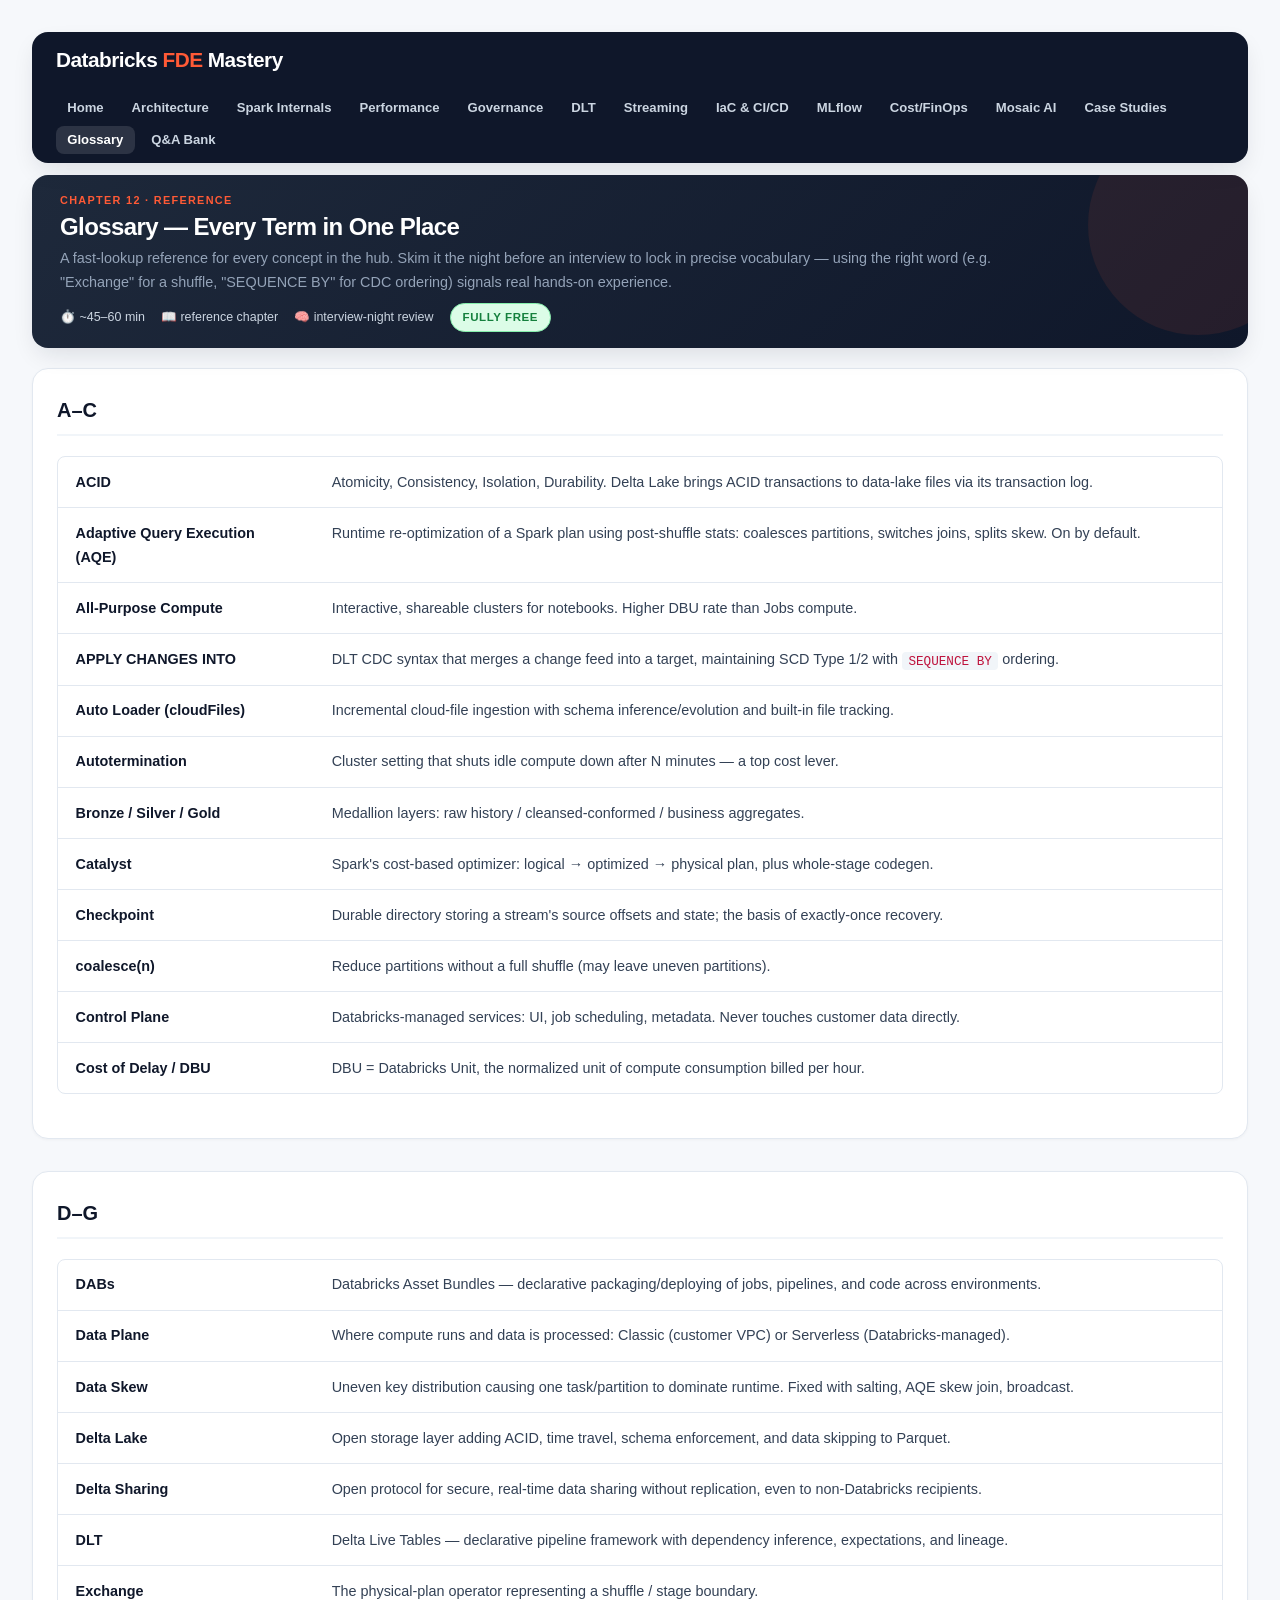
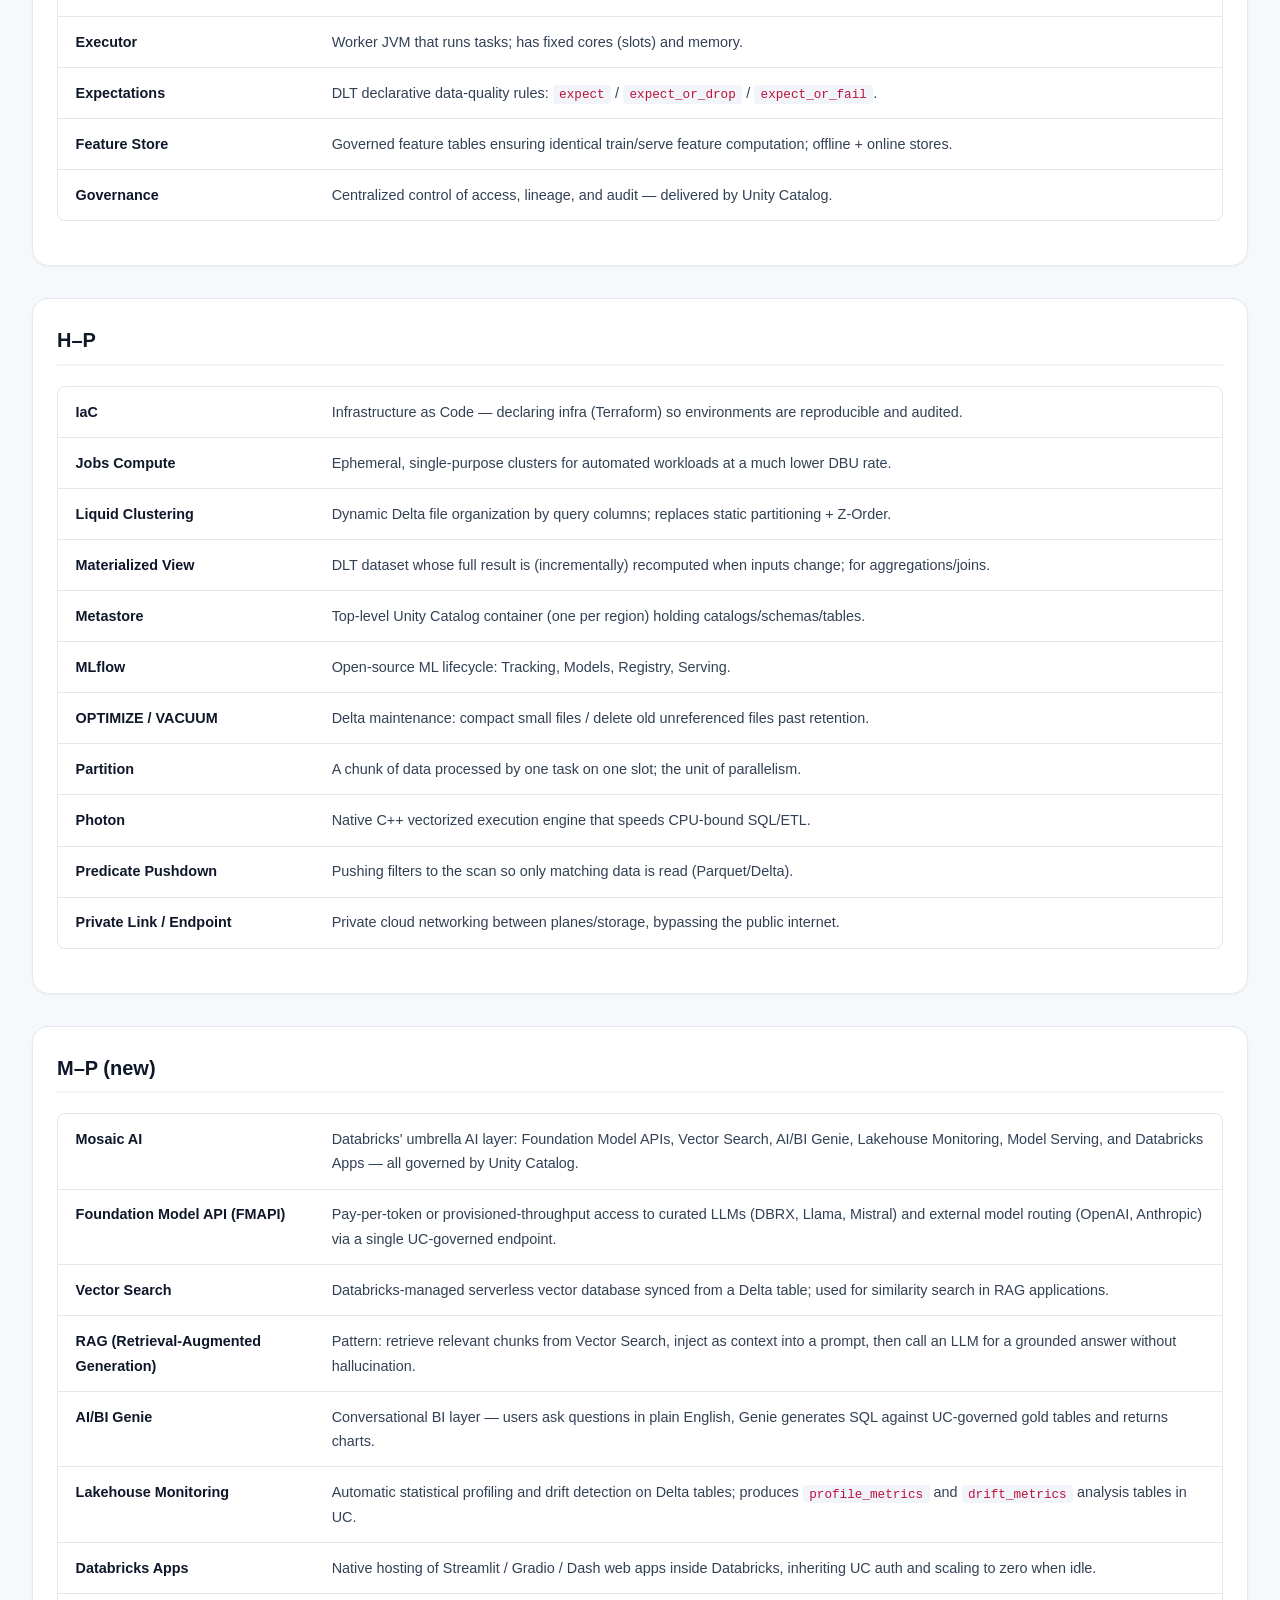
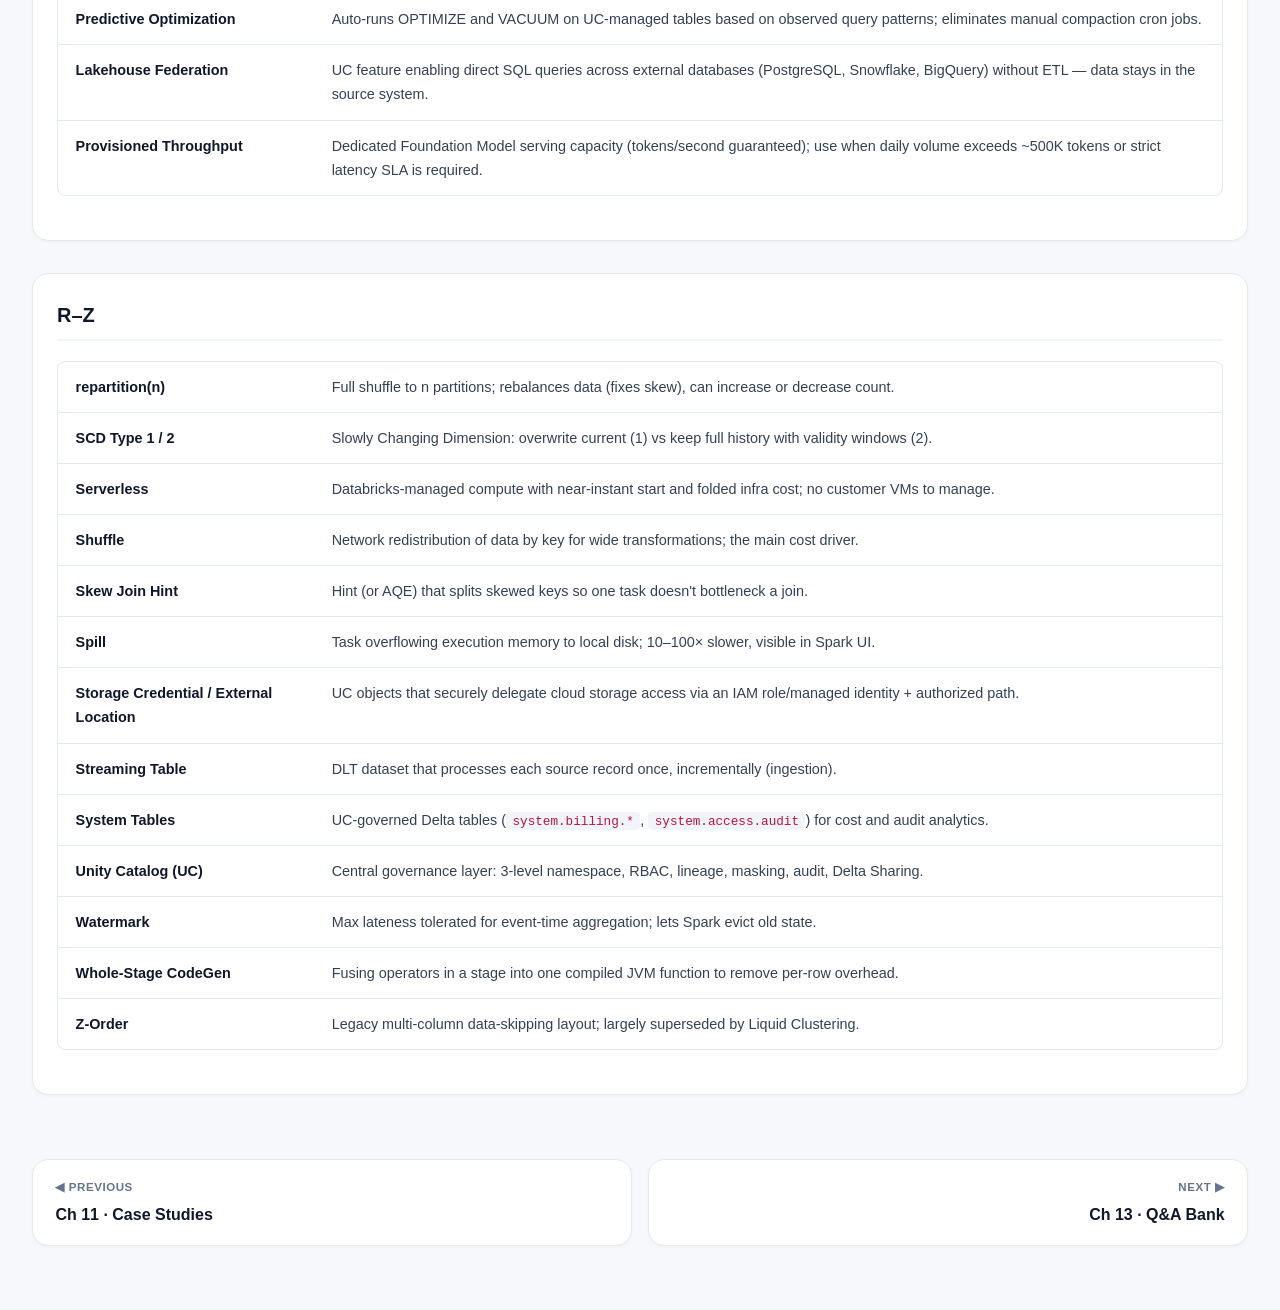
<file: glossary.html>
<!DOCTYPE html>
<html lang="en">

<head>
    <meta charset="UTF-8">
    <meta name="viewport" content="width=device-width, initial-scale=1.0">
    <title>Ch 12 · Glossary — Databricks FDE Mastery</title>
    <link rel="icon" type="image/svg+xml"
        href="data:image/svg+xml,<svg xmlns='http://www.w3.org/2000/svg' viewBox='0 0 100 100'><rect x='10' y='10' width='80' height='80' rx='15' fill='%23ff5a36'/><path d='M30 50 L45 65 L70 35' stroke='white' stroke-width='8' fill='none' stroke-linecap='round' stroke-linejoin='round'/></svg>">
    <link rel="stylesheet" href="styles.css">
</head>

<body>
    <div class="container">

        <nav class="navbar">
            <div class="brand">Databricks <span>FDE</span> Mastery</div>
            <ul class="nav-links">
                <li><a href="index.html">Home</a></li>
                <li><a href="architecture_and_pricing.html">Architecture</a></li>
                <li><a href="spark_internals.html">Spark Internals</a></li>
                <li><a href="performance_tuning.html">Performance</a></li>
                <li><a href="unity_catalog_and_security.html">Governance</a></li>
                <li><a href="delta_live_tables.html">DLT</a></li>
                <li><a href="streaming.html">Streaming</a></li>
                <li><a href="iac_and_ci_cd.html">IaC & CI/CD</a></li>
                <li><a href="mlflow.html">MLflow</a></li>
                <li><a href="cost_governance.html">Cost/FinOps</a></li>
                <li><a href="mosaic_ai.html">Mosaic AI</a></li>
                <li><a href="case_studies.html">Case Studies</a></li>
                <li><a href="glossary.html" class="active">Glossary</a></li>
                <li><a href="interview_question_bank.html">Q&A Bank</a></li>
            </ul>
        </nav>

        <header class="content-header">
            <div class="eyebrow">Chapter 12 · Reference</div>
            <h1>Glossary — Every Term in One Place</h1>
            <p>A fast-lookup reference for every concept in the hub. Skim it the night before an interview to lock in
                precise vocabulary — using the right word (e.g. "Exchange" for a shuffle, "SEQUENCE BY" for CDC
                ordering) signals real hands-on experience.</p>
            <div class="reading-meta"><span>⏱️ ~45–60 min</span><span>📖 reference chapter</span><span>🧠
                    interview-night review</span><span class="badge badge-free" style="margin:0">Fully FREE</span></div>
        </header>

        <div class="main-content">

            <section class="section-card">
                <h2>A–C</h2>
                <div class="table-scroll">
                    <table>
                        <tbody>
                            <tr>
                                <td style="width:22%"><strong>ACID</strong></td>
                                <td>Atomicity, Consistency, Isolation, Durability. Delta Lake brings ACID transactions
                                    to data-lake files via its transaction log.</td>
                            </tr>
                            <tr>
                                <td><strong>Adaptive Query Execution (AQE)</strong></td>
                                <td>Runtime re-optimization of a Spark plan using post-shuffle stats: coalesces
                                    partitions, switches joins, splits skew. On by default.</td>
                            </tr>
                            <tr>
                                <td><strong>All-Purpose Compute</strong></td>
                                <td>Interactive, shareable clusters for notebooks. Higher DBU rate than Jobs compute.
                                </td>
                            </tr>
                            <tr>
                                <td><strong>APPLY CHANGES INTO</strong></td>
                                <td>DLT CDC syntax that merges a change feed into a target, maintaining SCD Type 1/2
                                    with <code>SEQUENCE BY</code> ordering.</td>
                            </tr>
                            <tr>
                                <td><strong>Auto Loader (cloudFiles)</strong></td>
                                <td>Incremental cloud-file ingestion with schema inference/evolution and built-in file
                                    tracking.</td>
                            </tr>
                            <tr>
                                <td><strong>Autotermination</strong></td>
                                <td>Cluster setting that shuts idle compute down after N minutes — a top cost lever.
                                </td>
                            </tr>
                            <tr>
                                <td><strong>Bronze / Silver / Gold</strong></td>
                                <td>Medallion layers: raw history / cleansed-conformed / business aggregates.</td>
                            </tr>
                            <tr>
                                <td><strong>Catalyst</strong></td>
                                <td>Spark's cost-based optimizer: logical → optimized → physical plan, plus whole-stage
                                    codegen.</td>
                            </tr>
                            <tr>
                                <td><strong>Checkpoint</strong></td>
                                <td>Durable directory storing a stream's source offsets and state; the basis of
                                    exactly-once recovery.</td>
                            </tr>
                            <tr>
                                <td><strong>coalesce(n)</strong></td>
                                <td>Reduce partitions without a full shuffle (may leave uneven partitions).</td>
                            </tr>
                            <tr>
                                <td><strong>Control Plane</strong></td>
                                <td>Databricks-managed services: UI, job scheduling, metadata. Never touches customer
                                    data directly.</td>
                            </tr>
                            <tr>
                                <td><strong>Cost of Delay / DBU</strong></td>
                                <td>DBU = Databricks Unit, the normalized unit of compute consumption billed per hour.
                                </td>
                            </tr>
                        </tbody>
                    </table>
                </div>
            </section>

            <section class="section-card">
                <h2>D–G</h2>
                <div class="table-scroll">
                    <table>
                        <tbody>
                            <tr>
                                <td style="width:22%"><strong>DABs</strong></td>
                                <td>Databricks Asset Bundles — declarative packaging/deploying of jobs, pipelines, and
                                    code across environments.</td>
                            </tr>
                            <tr>
                                <td><strong>Data Plane</strong></td>
                                <td>Where compute runs and data is processed: Classic (customer VPC) or Serverless
                                    (Databricks-managed).</td>
                            </tr>
                            <tr>
                                <td><strong>Data Skew</strong></td>
                                <td>Uneven key distribution causing one task/partition to dominate runtime. Fixed with
                                    salting, AQE skew join, broadcast.</td>
                            </tr>
                            <tr>
                                <td><strong>Delta Lake</strong></td>
                                <td>Open storage layer adding ACID, time travel, schema enforcement, and data skipping
                                    to Parquet.</td>
                            </tr>
                            <tr>
                                <td><strong>Delta Sharing</strong></td>
                                <td>Open protocol for secure, real-time data sharing without replication, even to
                                    non-Databricks recipients.</td>
                            </tr>
                            <tr>
                                <td><strong>DLT</strong></td>
                                <td>Delta Live Tables — declarative pipeline framework with dependency inference,
                                    expectations, and lineage.</td>
                            </tr>
                            <tr>
                                <td><strong>Exchange</strong></td>
                                <td>The physical-plan operator representing a shuffle / stage boundary.</td>
                            </tr>
                            <tr>
                                <td><strong>Executor</strong></td>
                                <td>Worker JVM that runs tasks; has fixed cores (slots) and memory.</td>
                            </tr>
                            <tr>
                                <td><strong>Expectations</strong></td>
                                <td>DLT declarative data-quality rules: <code>expect</code> /
                                    <code>expect_or_drop</code> / <code>expect_or_fail</code>.
                                </td>
                            </tr>
                            <tr>
                                <td><strong>Feature Store</strong></td>
                                <td>Governed feature tables ensuring identical train/serve feature computation; offline
                                    + online stores.</td>
                            </tr>
                            <tr>
                                <td><strong>Governance</strong></td>
                                <td>Centralized control of access, lineage, and audit — delivered by Unity Catalog.</td>
                            </tr>
                        </tbody>
                    </table>
                </div>
            </section>

            <section class="section-card">
                <h2>H–P</h2>
                <div class="table-scroll">
                    <table>
                        <tbody>
                            <tr>
                                <td style="width:22%"><strong>IaC</strong></td>
                                <td>Infrastructure as Code — declaring infra (Terraform) so environments are
                                    reproducible and audited.</td>
                            </tr>
                            <tr>
                                <td><strong>Jobs Compute</strong></td>
                                <td>Ephemeral, single-purpose clusters for automated workloads at a much lower DBU rate.
                                </td>
                            </tr>
                            <tr>
                                <td><strong>Liquid Clustering</strong></td>
                                <td>Dynamic Delta file organization by query columns; replaces static partitioning +
                                    Z-Order.</td>
                            </tr>
                            <tr>
                                <td><strong>Materialized View</strong></td>
                                <td>DLT dataset whose full result is (incrementally) recomputed when inputs change; for
                                    aggregations/joins.</td>
                            </tr>
                            <tr>
                                <td><strong>Metastore</strong></td>
                                <td>Top-level Unity Catalog container (one per region) holding catalogs/schemas/tables.
                                </td>
                            </tr>
                            <tr>
                                <td><strong>MLflow</strong></td>
                                <td>Open-source ML lifecycle: Tracking, Models, Registry, Serving.</td>
                            </tr>
                            <tr>
                                <td><strong>OPTIMIZE / VACUUM</strong></td>
                                <td>Delta maintenance: compact small files / delete old unreferenced files past
                                    retention.</td>
                            </tr>
                            <tr>
                                <td><strong>Partition</strong></td>
                                <td>A chunk of data processed by one task on one slot; the unit of parallelism.</td>
                            </tr>
                            <tr>
                                <td><strong>Photon</strong></td>
                                <td>Native C++ vectorized execution engine that speeds CPU-bound SQL/ETL.</td>
                            </tr>
                            <tr>
                                <td><strong>Predicate Pushdown</strong></td>
                                <td>Pushing filters to the scan so only matching data is read (Parquet/Delta).</td>
                            </tr>
                            <tr>
                                <td><strong>Private Link / Endpoint</strong></td>
                                <td>Private cloud networking between planes/storage, bypassing the public internet.</td>
                            </tr>
                        </tbody>
                    </table>
                </div>
            </section>

            <section class="section-card">
                <h2>M–P (new)</h2>
                <div class="table-scroll">
                    <table>
                        <tbody>
                            <tr>
                                <td style="width:22%"><strong>Mosaic AI</strong></td>
                                <td>Databricks' umbrella AI layer: Foundation Model APIs, Vector Search, AI/BI Genie,
                                    Lakehouse Monitoring, Model Serving, and Databricks Apps — all governed by Unity
                                    Catalog.</td>
                            </tr>
                            <tr>
                                <td><strong>Foundation Model API (FMAPI)</strong></td>
                                <td>Pay-per-token or provisioned-throughput access to curated LLMs (DBRX, Llama,
                                    Mistral) and external model routing (OpenAI, Anthropic) via a single UC-governed
                                    endpoint.</td>
                            </tr>
                            <tr>
                                <td><strong>Vector Search</strong></td>
                                <td>Databricks-managed serverless vector database synced from a Delta table; used for
                                    similarity search in RAG applications.</td>
                            </tr>
                            <tr>
                                <td><strong>RAG (Retrieval-Augmented Generation)</strong></td>
                                <td>Pattern: retrieve relevant chunks from Vector Search, inject as context into a
                                    prompt, then call an LLM for a grounded answer without hallucination.</td>
                            </tr>
                            <tr>
                                <td><strong>AI/BI Genie</strong></td>
                                <td>Conversational BI layer — users ask questions in plain English, Genie generates SQL
                                    against UC-governed gold tables and returns charts.</td>
                            </tr>
                            <tr>
                                <td><strong>Lakehouse Monitoring</strong></td>
                                <td>Automatic statistical profiling and drift detection on Delta tables; produces
                                    <code>profile_metrics</code> and <code>drift_metrics</code> analysis tables in UC.
                                </td>
                            </tr>
                            <tr>
                                <td><strong>Databricks Apps</strong></td>
                                <td>Native hosting of Streamlit / Gradio / Dash web apps inside Databricks, inheriting
                                    UC auth and scaling to zero when idle.</td>
                            </tr>
                            <tr>
                                <td><strong>Predictive Optimization</strong></td>
                                <td>Auto-runs OPTIMIZE and VACUUM on UC-managed tables based on observed query patterns;
                                    eliminates manual compaction cron jobs.</td>
                            </tr>
                            <tr>
                                <td><strong>Lakehouse Federation</strong></td>
                                <td>UC feature enabling direct SQL queries across external databases (PostgreSQL,
                                    Snowflake, BigQuery) without ETL — data stays in the source system.</td>
                            </tr>
                            <tr>
                                <td><strong>Provisioned Throughput</strong></td>
                                <td>Dedicated Foundation Model serving capacity (tokens/second guaranteed); use when
                                    daily volume exceeds ~500K tokens or strict latency SLA is required.</td>
                            </tr>
                        </tbody>
                    </table>
                </div>
            </section>

            <section class="section-card">
                <h2>R–Z</h2>
                <div class="table-scroll">
                    <table>
                        <tbody>
                            <tr>
                                <td style="width:22%"><strong>repartition(n)</strong></td>
                                <td>Full shuffle to n partitions; rebalances data (fixes skew), can increase or decrease
                                    count.</td>
                            </tr>
                            <tr>
                                <td><strong>SCD Type 1 / 2</strong></td>
                                <td>Slowly Changing Dimension: overwrite current (1) vs keep full history with validity
                                    windows (2).</td>
                            </tr>
                            <tr>
                                <td><strong>Serverless</strong></td>
                                <td>Databricks-managed compute with near-instant start and folded infra cost; no
                                    customer VMs to manage.</td>
                            </tr>
                            <tr>
                                <td><strong>Shuffle</strong></td>
                                <td>Network redistribution of data by key for wide transformations; the main cost
                                    driver.</td>
                            </tr>
                            <tr>
                                <td><strong>Skew Join Hint</strong></td>
                                <td>Hint (or AQE) that splits skewed keys so one task doesn't bottleneck a join.</td>
                            </tr>
                            <tr>
                                <td><strong>Spill</strong></td>
                                <td>Task overflowing execution memory to local disk; 10–100× slower, visible in Spark
                                    UI.</td>
                            </tr>
                            <tr>
                                <td><strong>Storage Credential / External Location</strong></td>
                                <td>UC objects that securely delegate cloud storage access via an IAM role/managed
                                    identity + authorized path.</td>
                            </tr>
                            <tr>
                                <td><strong>Streaming Table</strong></td>
                                <td>DLT dataset that processes each source record once, incrementally (ingestion).</td>
                            </tr>
                            <tr>
                                <td><strong>System Tables</strong></td>
                                <td>UC-governed Delta tables (<code>system.billing.*</code>,
                                    <code>system.access.audit</code>) for cost and audit analytics.
                                </td>
                            </tr>
                            <tr>
                                <td><strong>Unity Catalog (UC)</strong></td>
                                <td>Central governance layer: 3-level namespace, RBAC, lineage, masking, audit, Delta
                                    Sharing.</td>
                            </tr>
                            <tr>
                                <td><strong>Watermark</strong></td>
                                <td>Max lateness tolerated for event-time aggregation; lets Spark evict old state.</td>
                            </tr>
                            <tr>
                                <td><strong>Whole-Stage CodeGen</strong></td>
                                <td>Fusing operators in a stage into one compiled JVM function to remove per-row
                                    overhead.</td>
                            </tr>
                            <tr>
                                <td><strong>Z-Order</strong></td>
                                <td>Legacy multi-column data-skipping layout; largely superseded by Liquid Clustering.
                                </td>
                            </tr>
                        </tbody>
                    </table>
                </div>
            </section>

            <div class="page-nav">
                <a href="case_studies.html">
                    <div class="dir">◀ Previous</div>
                    <div class="pg-title">Ch 11 · Case Studies</div>
                </a>
                <a class="next" href="interview_question_bank.html">
                    <div class="dir">Next ▶</div>
                    <div class="pg-title">Ch 13 · Q&A Bank</div>
                </a>
            </div>
        </div>

    </div>
</body>

</html>
</file>
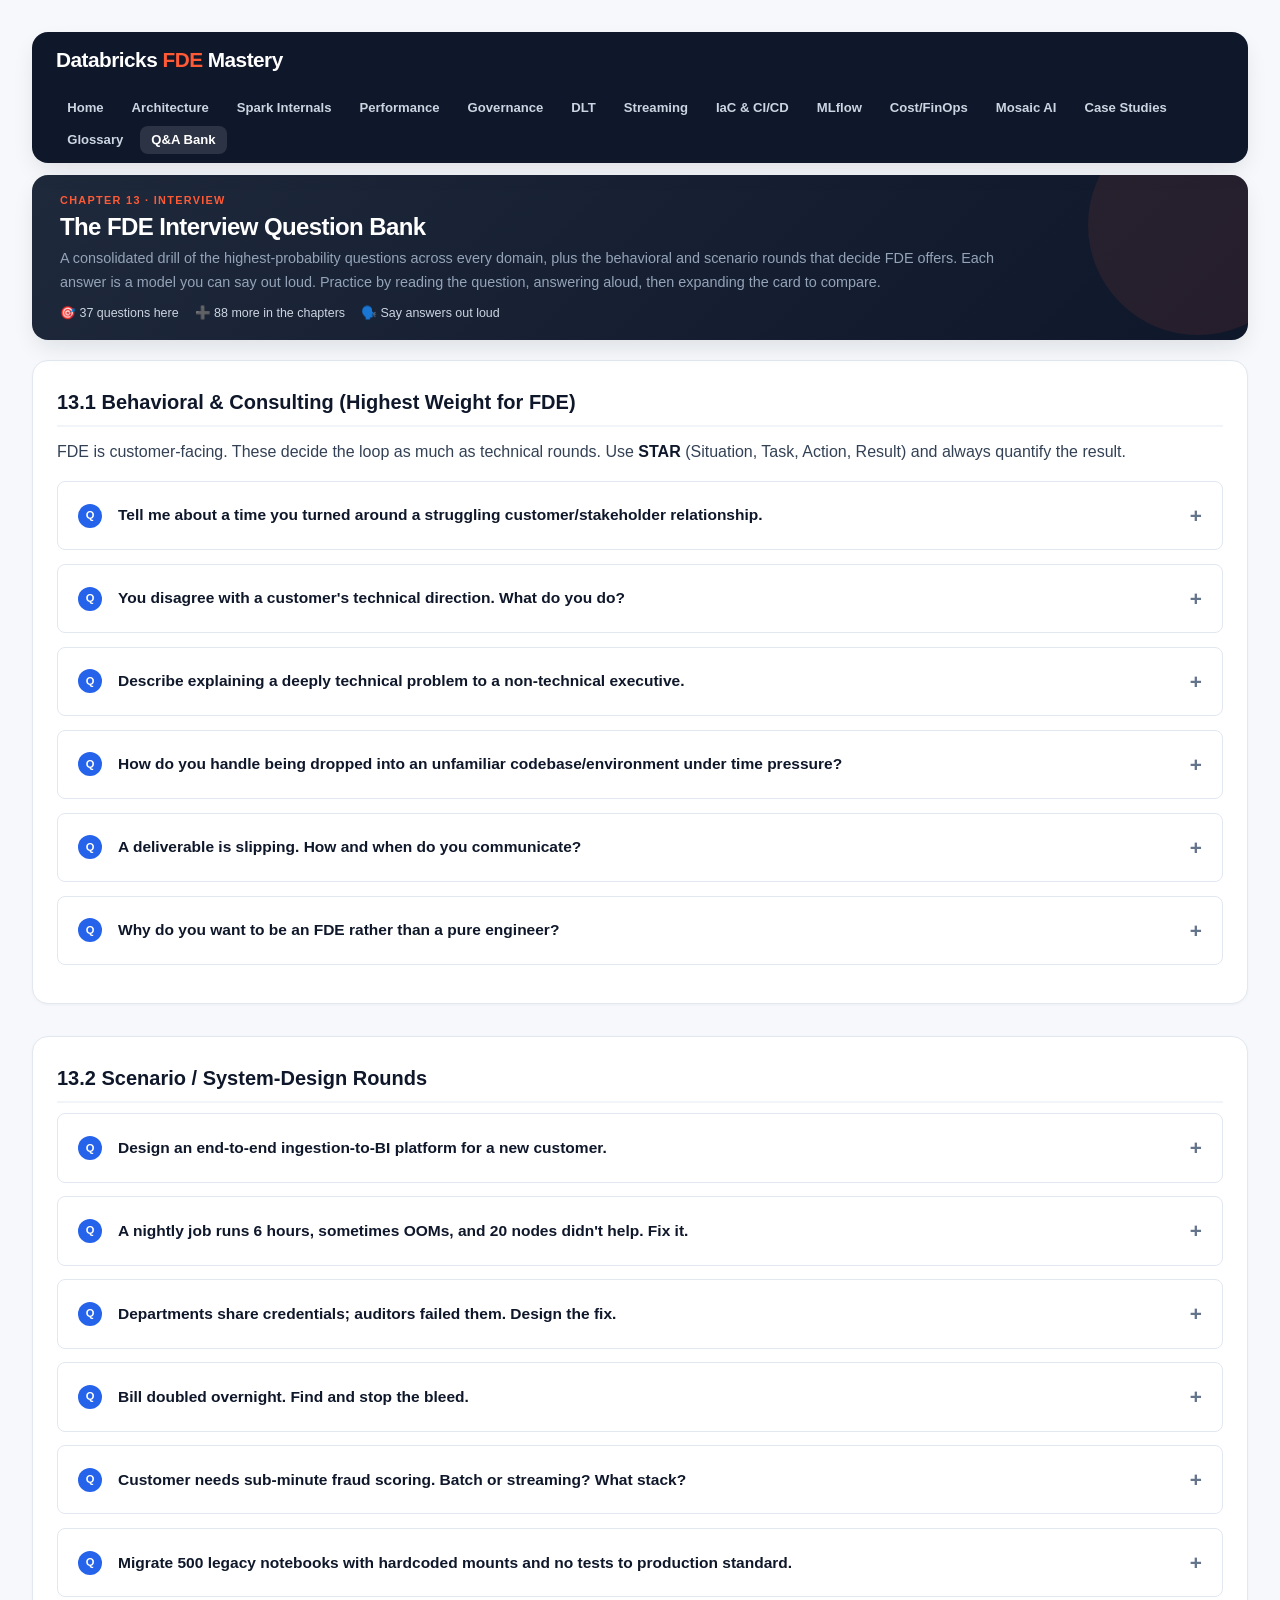
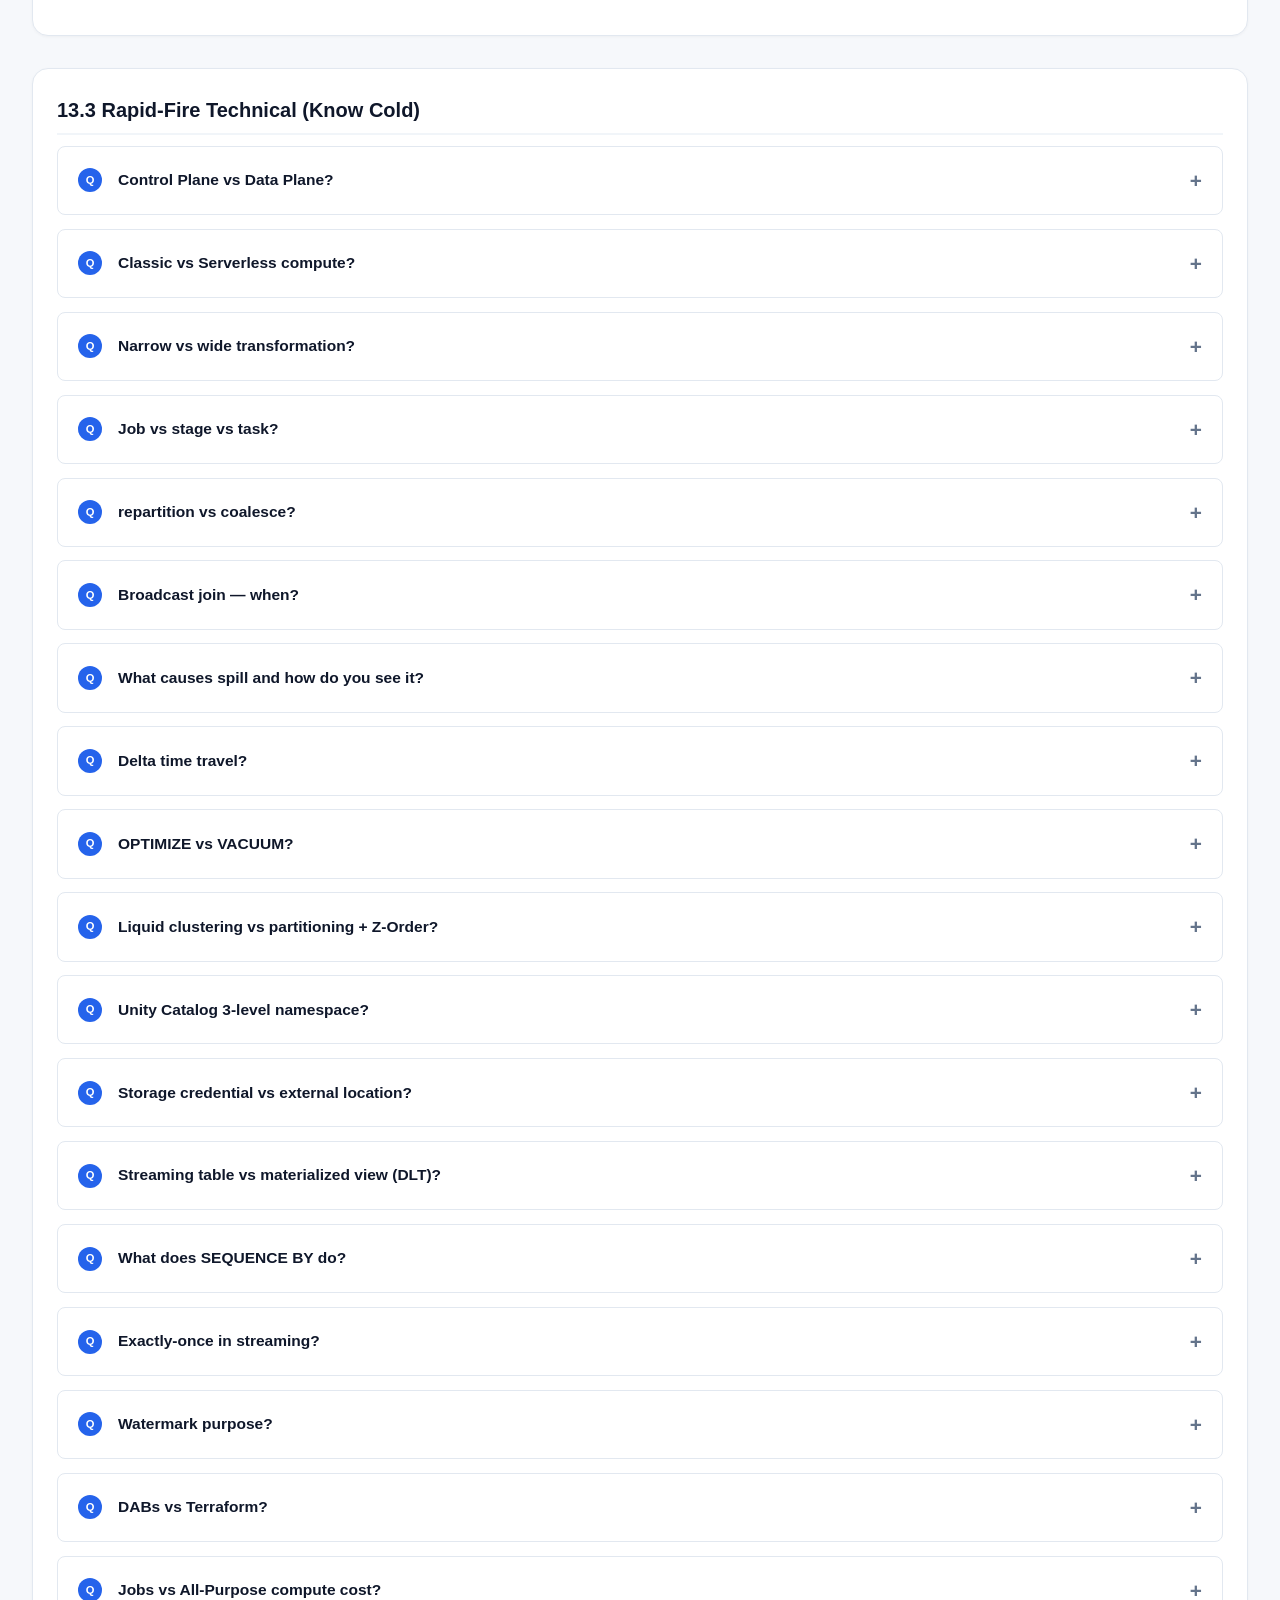
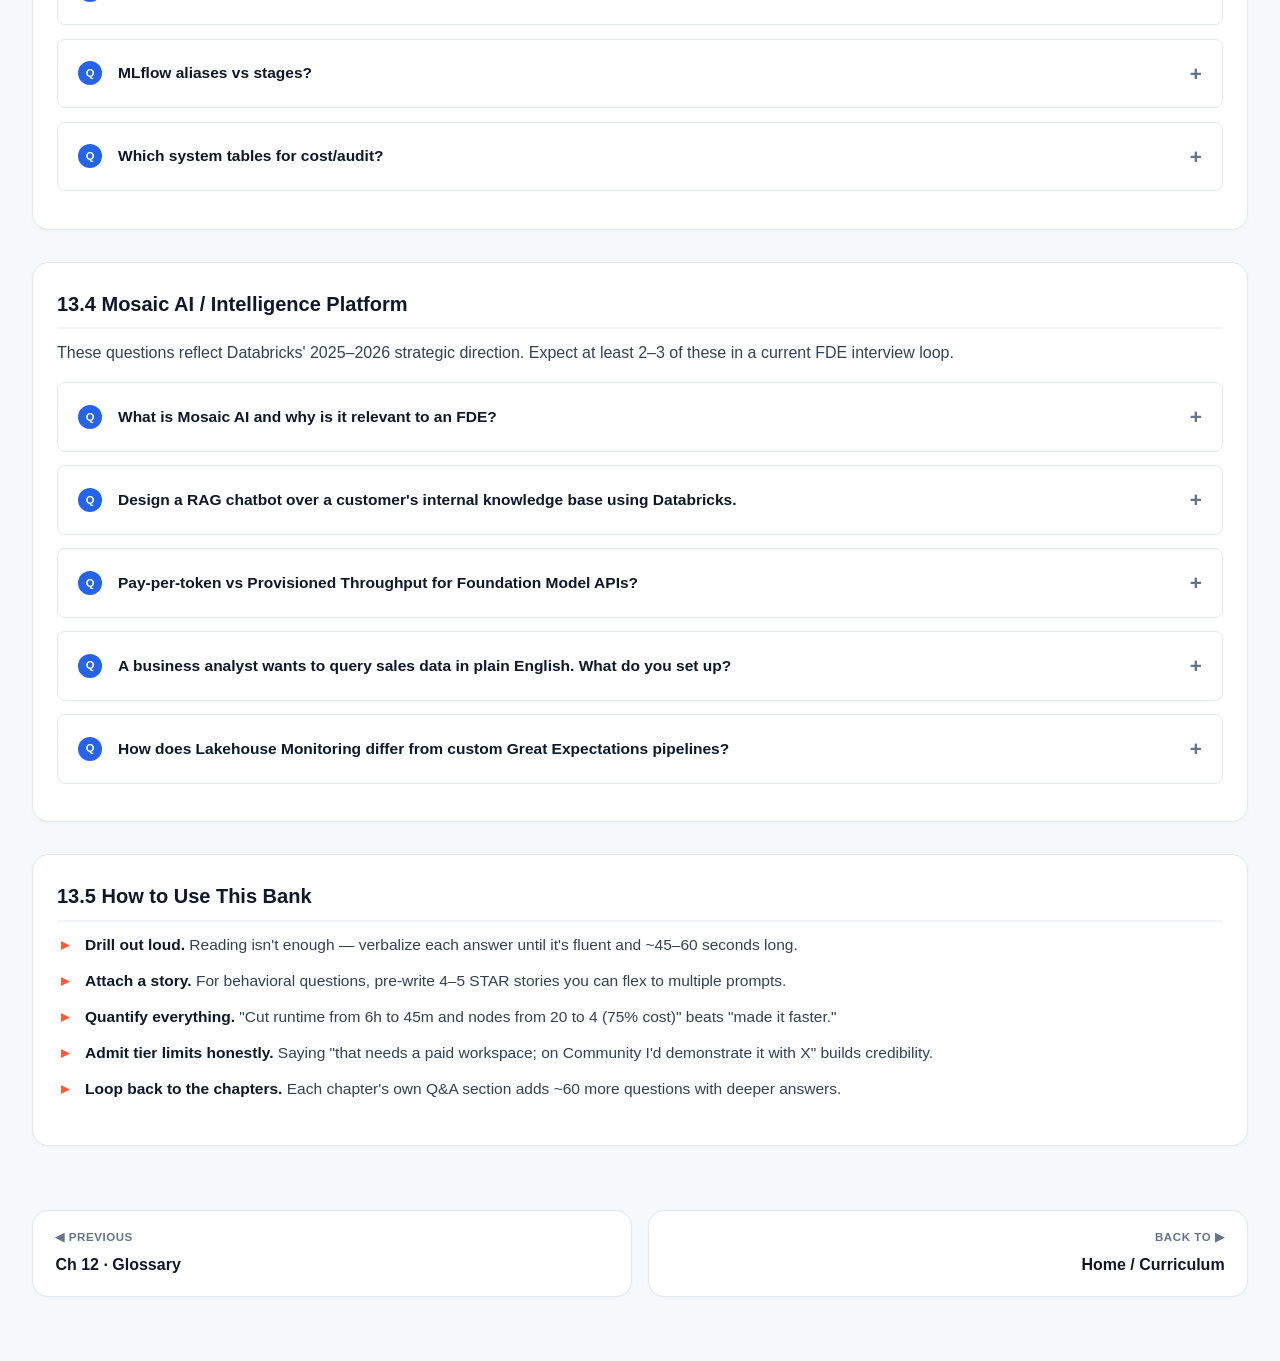
<file: interview_question_bank.html>
<!DOCTYPE html>
<html lang="en">

<head>
    <meta charset="UTF-8">
    <meta name="viewport" content="width=device-width, initial-scale=1.0">
    <title>Ch 13 · Interview Question Bank — Databricks FDE Mastery</title>
    <link rel="icon" type="image/svg+xml"
        href="data:image/svg+xml,<svg xmlns='http://www.w3.org/2000/svg' viewBox='0 0 100 100'><rect x='10' y='10' width='80' height='80' rx='15' fill='%23ff5a36'/><path d='M30 50 L45 65 L70 35' stroke='white' stroke-width='8' fill='none' stroke-linecap='round' stroke-linejoin='round'/></svg>">
    <link rel="stylesheet" href="styles.css">
</head>

<body>
    <div class="container">

        <nav class="navbar">
            <div class="brand">Databricks <span>FDE</span> Mastery</div>
            <ul class="nav-links">
                <li><a href="index.html">Home</a></li>
                <li><a href="architecture_and_pricing.html">Architecture</a></li>
                <li><a href="spark_internals.html">Spark Internals</a></li>
                <li><a href="performance_tuning.html">Performance</a></li>
                <li><a href="unity_catalog_and_security.html">Governance</a></li>
                <li><a href="delta_live_tables.html">DLT</a></li>
                <li><a href="streaming.html">Streaming</a></li>
                <li><a href="iac_and_ci_cd.html">IaC & CI/CD</a></li>
                <li><a href="mlflow.html">MLflow</a></li>
                <li><a href="cost_governance.html">Cost/FinOps</a></li>
                <li><a href="mosaic_ai.html">Mosaic AI</a></li>
                <li><a href="case_studies.html">Case Studies</a></li>
                <li><a href="glossary.html">Glossary</a></li>
                <li><a href="interview_question_bank.html" class="active">Q&A Bank</a></li>
            </ul>
        </nav>

        <header class="content-header">
            <div class="eyebrow">Chapter 13 · Interview</div>
            <h1>The FDE Interview Question Bank</h1>
            <p>A consolidated drill of the highest-probability questions across every domain, plus the behavioral and
                scenario rounds that decide FDE offers. Each answer is a model you can say out loud. Practice by reading
                the question, answering aloud, then expanding the card to compare.</p>
            <div class="reading-meta"><span>🎯 37 questions here</span><span>➕ 88 more in the chapters</span><span>🗣️
                    Say answers out loud</span></div>
        </header>

        <div class="main-content">

            <section class="section-card anchor-offset" id="behavioral">
                <h2>13.1 Behavioral & Consulting (Highest Weight for FDE)</h2>
                <p>FDE is customer-facing. These decide the loop as much as technical rounds. Use <strong>STAR</strong>
                    (Situation, Task, Action, Result) and always quantify the result.</p>

                <details class="qa">
                    <summary><span class="q-text">Tell me about a time you turned around a struggling
                            customer/stakeholder relationship.</span></summary>
                    <div class="qa-body">
                        <div class="tell"><strong>Testing:</strong> consulting maturity, ownership.</div>Use STAR: name
                        the tension (missed expectations), the action (listened, reset scope, delivered a quick visible
                        win, over-communicated), and a quantified result (renewed trust, expanded engagement). Emphasize
                        proactive communication and under-promising/over-delivering.
                    </div>
                </details>
                <details class="qa">
                    <summary><span class="q-text">You disagree with a customer's technical direction. What do you
                            do?</span></summary>
                    <div class="qa-body">
                        <div class="tell"><strong>Testing:</strong> influence without authority.</div>Seek to understand
                        their constraints first, then present data/tradeoffs (cost, risk, maintainability) rather than
                        opinion, offer a small proof to de-risk, and if they still choose their path, document the
                        tradeoff and support them professionally. Being right matters less than the customer succeeding.
                    </div>
                </details>
                <details class="qa">
                    <summary><span class="q-text">Describe explaining a deeply technical problem to a non-technical
                            executive.</span></summary>
                    <div class="qa-body">
                        <div class="tell"><strong>Testing:</strong> communication range.</div>Lead with business impact
                        ("this is costing $X/month and risks the SLA"), use an analogy, avoid jargon, and end with a
                        clear recommendation and decision needed. Show you can move between whiteboarding Spark
                        internals and a CFO conversation.
                    </div>
                </details>
                <details class="qa">
                    <summary><span class="q-text">How do you handle being dropped into an unfamiliar
                            codebase/environment under time pressure?</span></summary>
                    <div class="qa-body">
                        <div class="tell"><strong>Testing:</strong> the core FDE reality.</div>Establish a mental map
                        fast (architecture, data flow, owners), find the highest-impact problem, deliver an early
                        visible win to build credibility, and communicate a plan. Comfort with ambiguity and rapid ramp
                        is the job.
                    </div>
                </details>
                <details class="qa">
                    <summary><span class="q-text">A deliverable is slipping. How and when do you communicate?</span>
                    </summary>
                    <div class="qa-body">
                        <div class="tell"><strong>Testing:</strong> trust management.</div>Early and proactively — the
                        moment risk is real, not at the deadline. Give the cause, the revised plan, options/tradeoffs,
                        and what I need from them. Silence destroys trust; transparent replanning preserves it.
                    </div>
                </details>
                <details class="qa">
                    <summary><span class="q-text">Why do you want to be an FDE rather than a pure engineer?</span>
                    </summary>
                    <div class="qa-body">
                        <div class="tell"><strong>Testing:</strong> role fit.</div>I like owning outcomes end-to-end
                        with real customers — combining hands-on engineering with architecture and consulting, seeing my
                        work adopted, and translating between technical and business worlds. The variety and impact suit
                        me.
                    </div>
                </details>
            </section>

            <section class="section-card anchor-offset" id="scenario">
                <h2>13.2 Scenario / System-Design Rounds</h2>
                <details class="qa">
                    <summary><span class="q-text">Design an end-to-end ingestion-to-BI platform for a new
                            customer.</span></summary>
                    <div class="qa-body">
                        <div class="tell"><strong>Testing:</strong> synthesizing the whole hub.</div>Auto Loader →
                        bronze (streaming table) → silver (cleansed + expectations) → gold (aggregates) via DLT in a
                        medallion layout; Unity Catalog for governance/lineage/masking; Jobs compute +
                        Trigger.AvailableNow for cost; Terraform + DABs for reproducible deploys and CI/CD; system
                        tables + tags for FinOps; Databricks SQL/BI on gold. Justify each choice by cost, security, and
                        maintainability.
                    </div>
                </details>
                <details class="qa">
                    <summary><span class="q-text">A nightly job runs 6 hours, sometimes OOMs, and 20 nodes didn't help.
                            Fix it.</span></summary>
                    <div class="qa-body">
                        <div class="tell"><strong>Testing:</strong> Ch 2–3 applied.</div>Spark UI first: adding nodes
                        not helping screams skew, not capacity. Find the long-pole task, confirm skewed join key and/or
                        spill, fix with AQE skew join / salting / broadcast of the small side, right-size partitions,
                        enable Photon, and improve file layout (OPTIMIZE + liquid clustering). Verify tasks are balanced
                        and downsize the cluster — usually big runtime and cost drops.
                    </div>
                </details>
                <details class="qa">
                    <summary><span class="q-text">Departments share credentials; auditors failed them. Design the
                            fix.</span></summary>
                    <div class="qa-body">
                        <div class="tell"><strong>Testing:</strong> Ch 4 applied.</div>Unity Catalog metastore with
                        storage credentials + external locations (no shared keys/mounts), group-based RBAC via identity
                        provider, dynamic column masking + row filters for PII, and <code>system.access.audit</code>
                        dashboards for who-queried-what. Result: least privilege, full audit trail, passing compliance.
                    </div>
                </details>
                <details class="qa">
                    <summary><span class="q-text">Bill doubled overnight. Find and stop the bleed.</span></summary>
                    <div class="qa-body">
                        <div class="tell"><strong>Testing:</strong> Ch 9 applied.</div>Query
                        <code>system.billing.usage</code> × <code>list_prices</code> grouped by workload/team/date;
                        typical causes are always-on All-Purpose clusters, missing autotermination, oversized
                        warehouses, or a new skewed job. Apply the biggest lever (Jobs compute, autotermination,
                        right-size), add cluster-policy guardrails and a cost dashboard to prevent recurrence.
                    </div>
                </details>
                <details class="qa">
                    <summary><span class="q-text">Customer needs sub-minute fraud scoring. Batch or streaming? What
                            stack?</span></summary>
                    <div class="qa-body">
                        <div class="tell"><strong>Testing:</strong> matching architecture to SLA.</div>Real-time:
                        Structured Streaming (or serving endpoint) with a low-latency feature lookup (Feature Store
                        online store), model loaded by alias for champion/challenger, idempotent sink, watermark-bounded
                        state. Contrast with the cheaper batch path I'd use if the SLA were nightly.
                    </div>
                </details>
                <details class="qa">
                    <summary><span class="q-text">Migrate 500 legacy notebooks with hardcoded mounts and no tests to
                            production standard.</span></summary>
                    <div class="qa-body">
                        <div class="tell"><strong>Testing:</strong> Ch 4 + 7 applied.</div>Replace DBFS mounts with UC
                        external locations, extract reusable logic into tested Python wheels (pytest), wrap pipelines in
                        DABs, add CI/CD gates (validate/test/deploy) via GitHub Actions, and stage rollout dev→QA→prod
                        with cluster policies. Prioritize by business value and de-risk incrementally.
                    </div>
                </details>
            </section>

            <section class="section-card anchor-offset" id="rapid">
                <h2>13.3 Rapid-Fire Technical (Know Cold)</h2>
                <details class="qa">
                    <summary><span class="q-text">Control Plane vs Data Plane?</span></summary>
                    <div class="qa-body">Control Plane = Databricks-managed UI/scheduling/metadata; Data Plane = where
                        compute runs and data is processed (Classic in customer VPC, or Serverless).</div>
                </details>
                <details class="qa">
                    <summary><span class="q-text">Classic vs Serverless compute?</span></summary>
                    <div class="qa-body">Classic runs VMs in the customer's cloud (minutes to start, customer-managed
                        network); Serverless is Databricks-managed, near-instant, infra cost folded into the DBU rate.
                    </div>
                </details>
                <details class="qa">
                    <summary><span class="q-text">Narrow vs wide transformation?</span></summary>
                    <div class="qa-body">Narrow = no shuffle (filter/select); wide = shuffle + new stage
                        (groupBy/join/distinct).</div>
                </details>
                <details class="qa">
                    <summary><span class="q-text">Job vs stage vs task?</span></summary>
                    <div class="qa-body">Job = one action; stages split at shuffles (N shuffles = N+1 stages); task =
                        one partition of a stage.</div>
                </details>
                <details class="qa">
                    <summary><span class="q-text">repartition vs coalesce?</span></summary>
                    <div class="qa-body">repartition = full shuffle, rebalances, up or down; coalesce = reduce only, no
                        shuffle, can be uneven.</div>
                </details>
                <details class="qa">
                    <summary><span class="q-text">Broadcast join — when?</span></summary>
                    <div class="qa-body">When one side is small (~&lt;100MB) so it's copied to every executor, avoiding
                        a shuffle.</div>
                </details>
                <details class="qa">
                    <summary><span class="q-text">What causes spill and how do you see it?</span></summary>
                    <div class="qa-body">Execution memory exhausted → data written to local disk. Spark UI stage detail
                        Spill (Memory/Disk) columns.</div>
                </details>
                <details class="qa">
                    <summary><span class="q-text">Delta time travel?</span></summary>
                    <div class="qa-body">Query past versions via <code>VERSION AS OF</code> /
                        <code>TIMESTAMP AS OF</code>, backed by the transaction log; used for audits and rollback.
                    </div>
                </details>
                <details class="qa">
                    <summary><span class="q-text">OPTIMIZE vs VACUUM?</span></summary>
                    <div class="qa-body">OPTIMIZE compacts small files (and clusters); VACUUM deletes old unreferenced
                        files past the retention window.</div>
                </details>
                <details class="qa">
                    <summary><span class="q-text">Liquid clustering vs partitioning + Z-Order?</span></summary>
                    <div class="qa-body">Liquid clustering dynamically organizes by query columns without fixed
                        partition keys, adapting as queries change; replaces brittle static partitioning + Z-Order.
                    </div>
                </details>
                <details class="qa">
                    <summary><span class="q-text">Unity Catalog 3-level namespace?</span></summary>
                    <div class="qa-body"><code>catalog.schema.table</code>, under a regional metastore.</div>
                </details>
                <details class="qa">
                    <summary><span class="q-text">Storage credential vs external location?</span></summary>
                    <div class="qa-body">Credential = the IAM role/managed identity; external location = an authorized
                        storage path using that credential.</div>
                </details>
                <details class="qa">
                    <summary><span class="q-text">Streaming table vs materialized view (DLT)?</span></summary>
                    <div class="qa-body">Streaming table = process each record once (ingest); MV = recompute/refresh
                        full result (aggregations).</div>
                </details>
                <details class="qa">
                    <summary><span class="q-text">What does SEQUENCE BY do?</span></summary>
                    <div class="qa-body">Orders CDC events in APPLY CHANGES so late/out-of-order events never overwrite
                        newer state.</div>
                </details>
                <details class="qa">
                    <summary><span class="q-text">Exactly-once in streaming?</span></summary>
                    <div class="qa-body">Replayable source + durable checkpoint + idempotent/transactional sink.</div>
                </details>
                <details class="qa">
                    <summary><span class="q-text">Watermark purpose?</span></summary>
                    <div class="qa-body">Bounds lateness so event-time aggregation state can be evicted; prevents
                        unbounded state.</div>
                </details>
                <details class="qa">
                    <summary><span class="q-text">DABs vs Terraform?</span></summary>
                    <div class="qa-body">Terraform provisions workspace infra; DABs packages/deploys code, jobs, and
                        pipelines across environments.</div>
                </details>
                <details class="qa">
                    <summary><span class="q-text">Jobs vs All-Purpose compute cost?</span></summary>
                    <div class="qa-body">Jobs compute is much cheaper per DBU (ephemeral, single-purpose); All-Purpose
                        is interactive/shared.</div>
                </details>
                <details class="qa">
                    <summary><span class="q-text">MLflow aliases vs stages?</span></summary>
                    <div class="qa-body">UC aliases (@champion/@challenger) are flexible pointers replacing fixed
                        Staging/Production stages; enable clean promotion and A/B.</div>
                </details>
                <details class="qa">
                    <summary><span class="q-text">Which system tables for cost/audit?</span></summary>
                    <div class="qa-body"><code>system.billing.usage</code>, <code>system.billing.list_prices</code>,
                        <code>system.access.audit</code>.
                    </div>
                </details>
            </section>

            <section class="section-card anchor-offset" id="mosaic">
                <h2>13.4 Mosaic AI / Intelligence Platform</h2>
                <p>These questions reflect Databricks' 2025–2026 strategic direction. Expect at least 2–3 of these in a
                    current FDE interview loop.</p>
                <details class="qa">
                    <summary><span class="q-text">What is Mosaic AI and why is it relevant to an FDE?</span></summary>
                    <div class="qa-body">
                        <div class="tell"><strong>Testing:</strong> platform awareness.</div>Mosaic AI is Databricks' AI
                        layer: Foundation Model APIs, Vector Search, AI/BI Genie, Lakehouse Monitoring, and Databricks
                        Apps — all governed by Unity Catalog. FDEs must know it because customers increasingly ask for
                        AI capabilities on their existing lakehouse data, not just ETL pipelines.
                    </div>
                </details>
                <details class="qa">
                    <summary><span class="q-text">Design a RAG chatbot over a customer's internal knowledge base using
                            Databricks.</span></summary>
                    <div class="qa-body">
                        <div class="tell"><strong>Testing:</strong> end-to-end AI architecture synthesis.</div>Ingest
                        documents into a Delta bronze table → clean and chunk text in silver via DLT → create a Vector
                        Search Delta Sync index (TRIGGERED, BGE embeddings) → at query time retrieve top-K chunks by
                        similarity search → call DBRX Instruct or an external model via FMAPI with context → deploy as a
                        Streamlit app via Databricks Apps. All governed by UC RBAC. Cost: pay-per-token (no always-on
                        serving).
                    </div>
                </details>
                <details class="qa">
                    <summary><span class="q-text">Pay-per-token vs Provisioned Throughput for Foundation Model
                            APIs?</span></summary>
                    <div class="qa-body">
                        <div class="tell"><strong>Testing:</strong> cost/architecture judgement.</div>Pay-per-token: no
                        idle cost, scales instantly, right for dev/test or &lt;~500K tokens/day. Provisioned Throughput:
                        guaranteed tokens/sec, reserved capacity, right when daily volume is consistently high or you
                        have strict latency SLA. Always model daily token volume before recommending PT.
                    </div>
                </details>
                <details class="qa">
                    <summary><span class="q-text">A business analyst wants to query sales data in plain English. What do
                            you set up?</span></summary>
                    <div class="qa-body">
                        <div class="tell"><strong>Testing:</strong> Genie awareness + speed to value.</div>AI/BI Genie
                        Space: point it at gold-layer UC tables, write business instructions (KPI definitions, date
                        conventions, default filters), add verified SQL functions for complex metrics. Inherits UC RBAC
                        so row-filters apply. Set it up in a day — ideal week-1 quick win that builds stakeholder trust
                        while you build the proper data model.
                    </div>
                </details>
                <details class="qa">
                    <summary><span class="q-text">How does Lakehouse Monitoring differ from custom Great Expectations
                            pipelines?</span></summary>
                    <div class="qa-body">
                        <div class="tell"><strong>Testing:</strong> DQ tooling positioning.</div>Lakehouse Monitoring is
                        first-class UC: attach a monitor to a Delta table, it auto-produces <code>profile_metrics</code>
                        and <code>drift_metrics</code> tables on a schedule — no code to maintain, lineage tracked,
                        alertable. GE needs custom pipeline code and separate orchestration. Recommend LHM for standard
                        statistical DQ on Delta; GE for highly custom assertion logic or existing GE investments.
                    </div>
                </details>
            </section>

            <section class="section-card anchor-offset" id="how">
                <h2>13.5 How to Use This Bank</h2>
                <ul>
                    <li><strong>Drill out loud.</strong> Reading isn't enough — verbalize each answer until it's fluent
                        and ~45–60 seconds long.</li>
                    <li><strong>Attach a story.</strong> For behavioral questions, pre-write 4–5 STAR stories you can
                        flex to multiple prompts.</li>
                    <li><strong>Quantify everything.</strong> "Cut runtime from 6h to 45m and nodes from 20 to 4 (75%
                        cost)" beats "made it faster."</li>
                    <li><strong>Admit tier limits honestly.</strong> Saying "that needs a paid workspace; on Community
                        I'd demonstrate it with X" builds credibility.</li>
                    <li><strong>Loop back to the chapters.</strong> Each chapter's own Q&A section adds ~60 more
                        questions with deeper answers.</li>
                </ul>
            </section>

            <div class="page-nav">
                <a href="glossary.html">
                    <div class="dir">◀ Previous</div>
                    <div class="pg-title">Ch 12 · Glossary</div>
                </a>
                <a class="next" href="index.html">
                    <div class="dir">Back to ▶</div>
                    <div class="pg-title">Home / Curriculum</div>
                </a>
            </div>
        </div>

    </div>
</body>

</html>
</file>
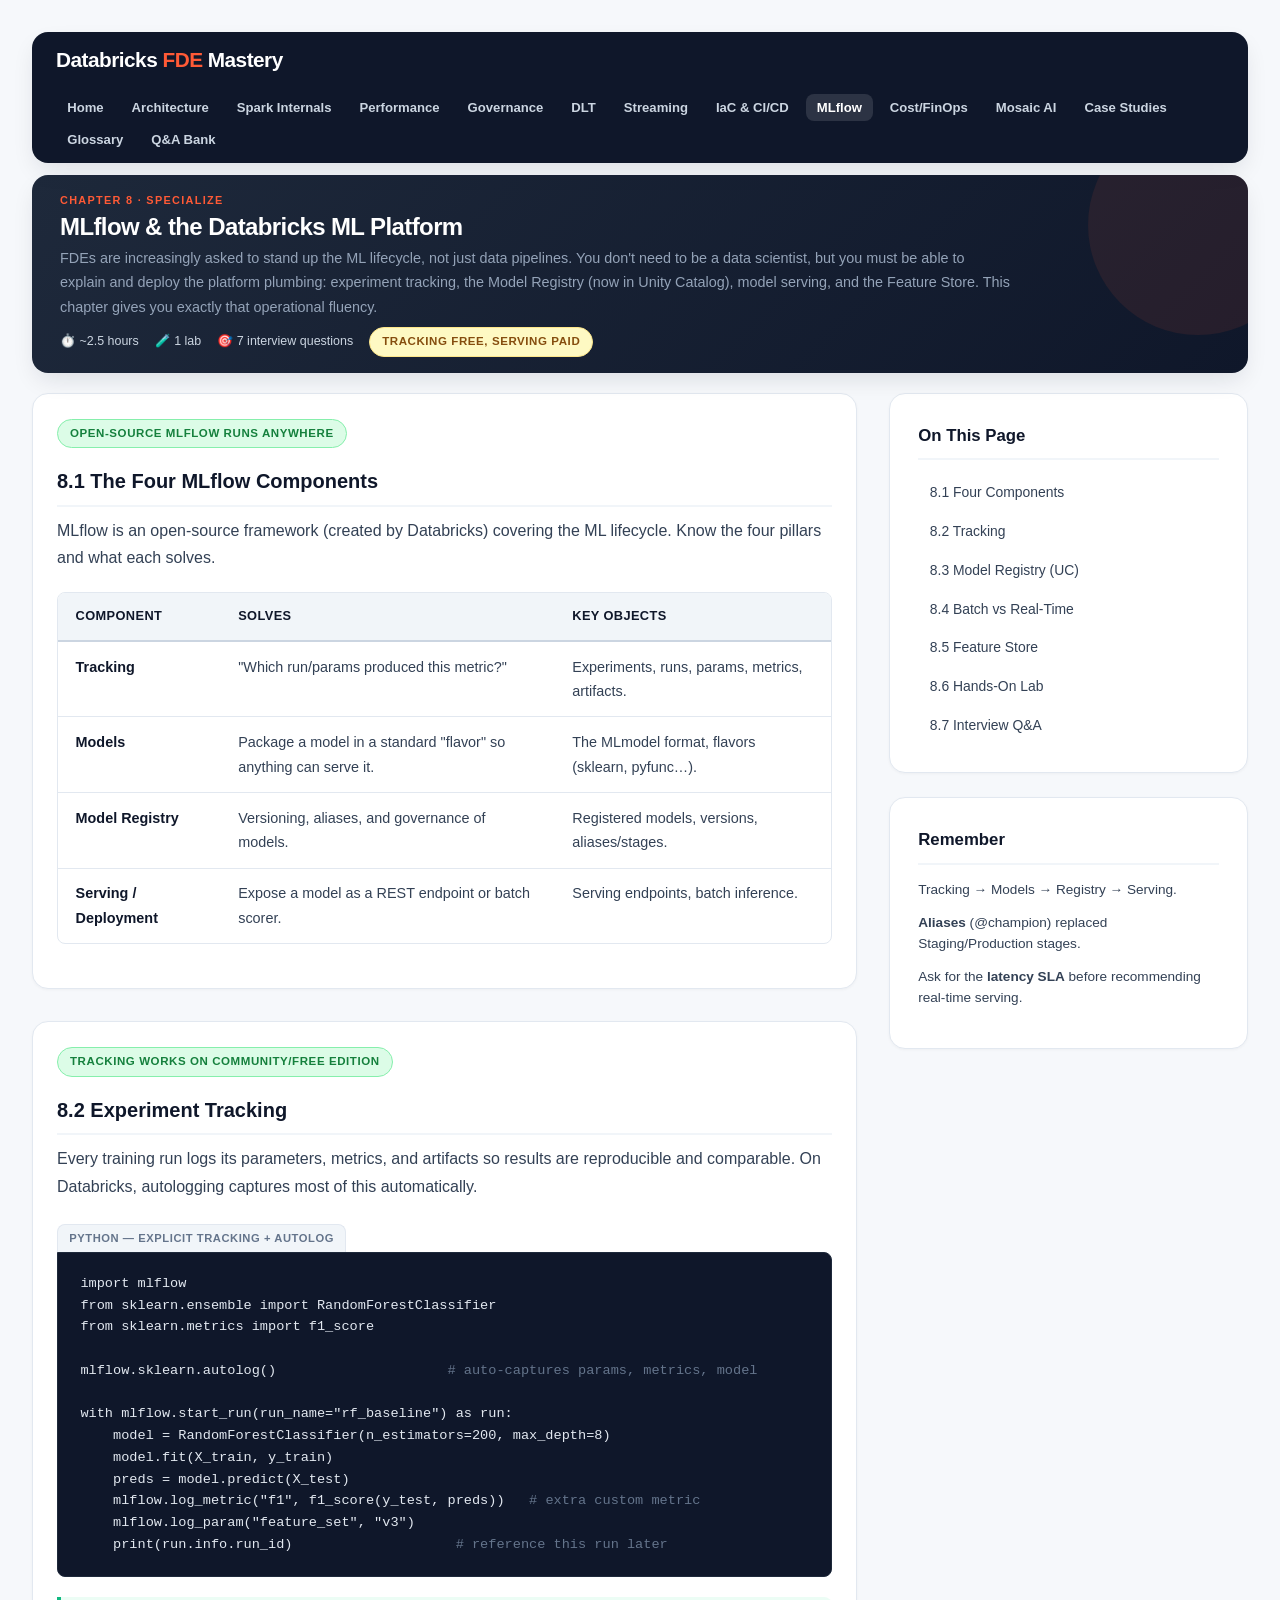
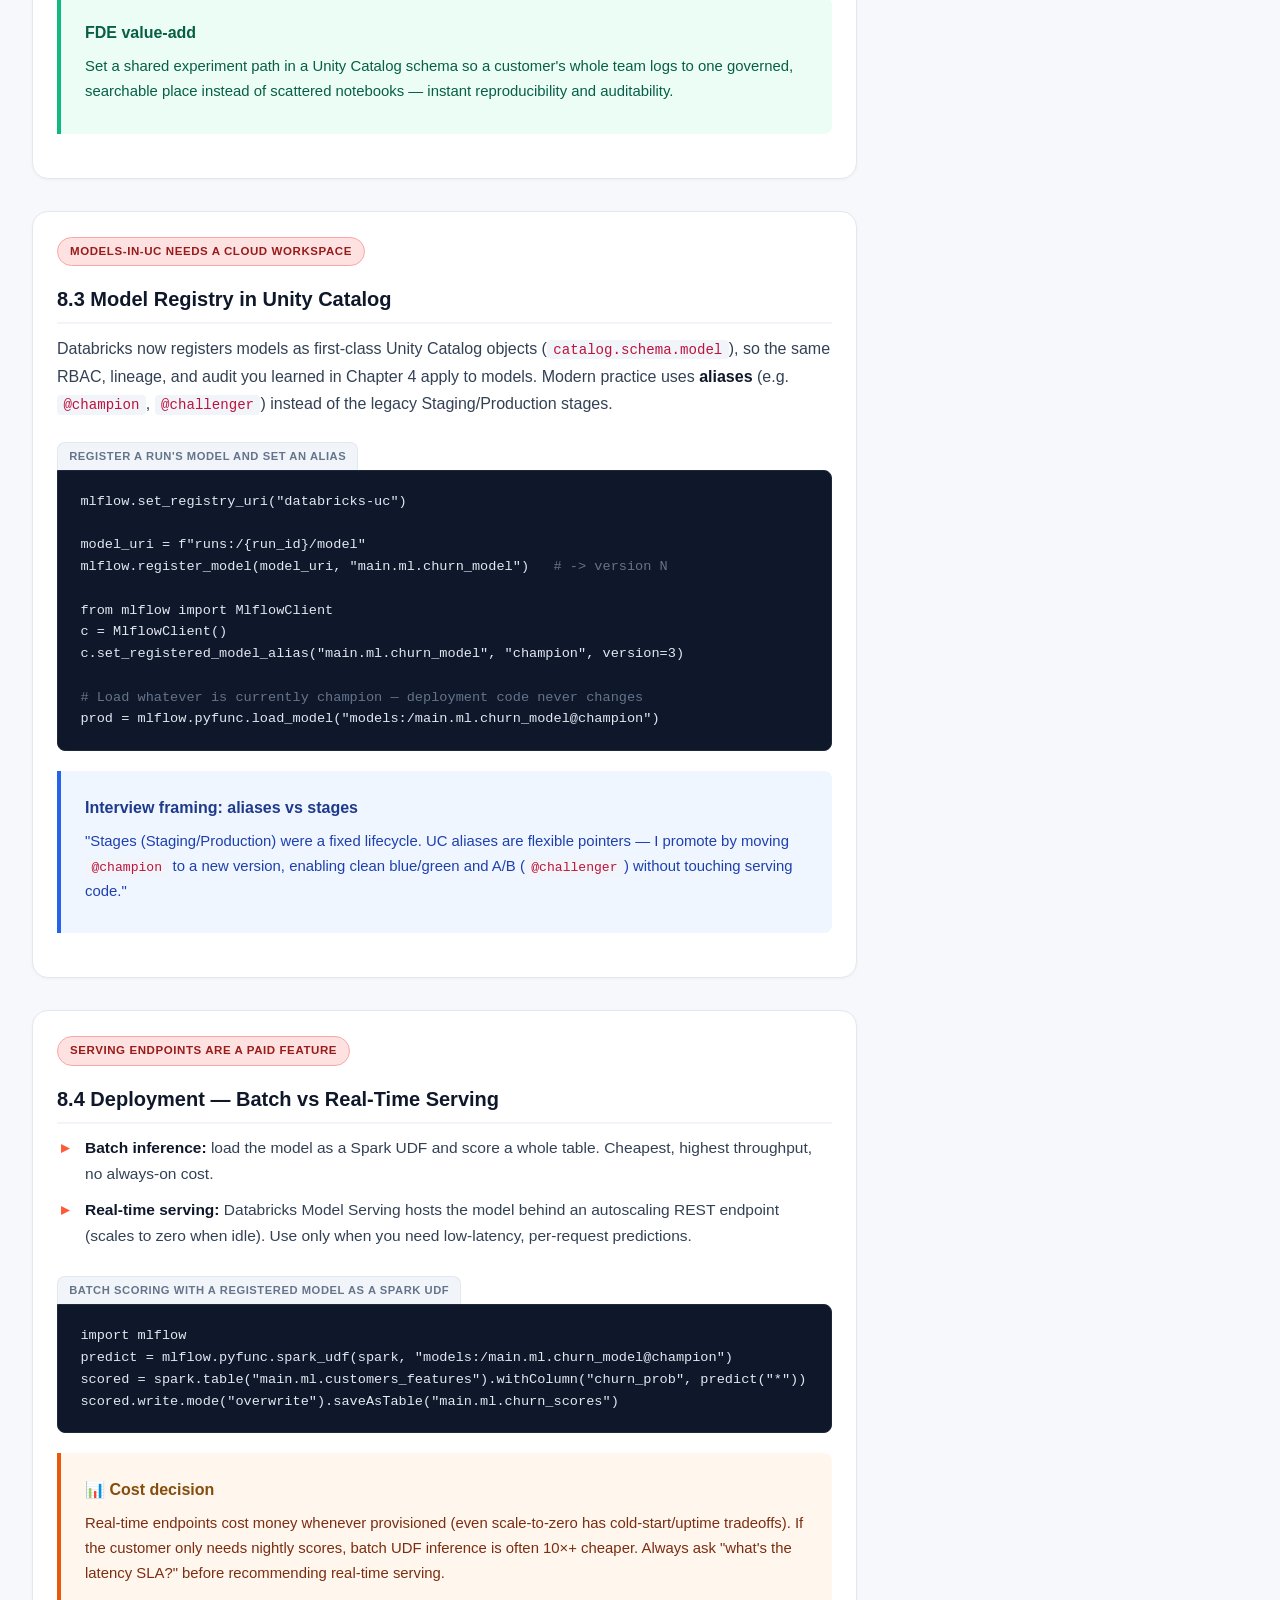
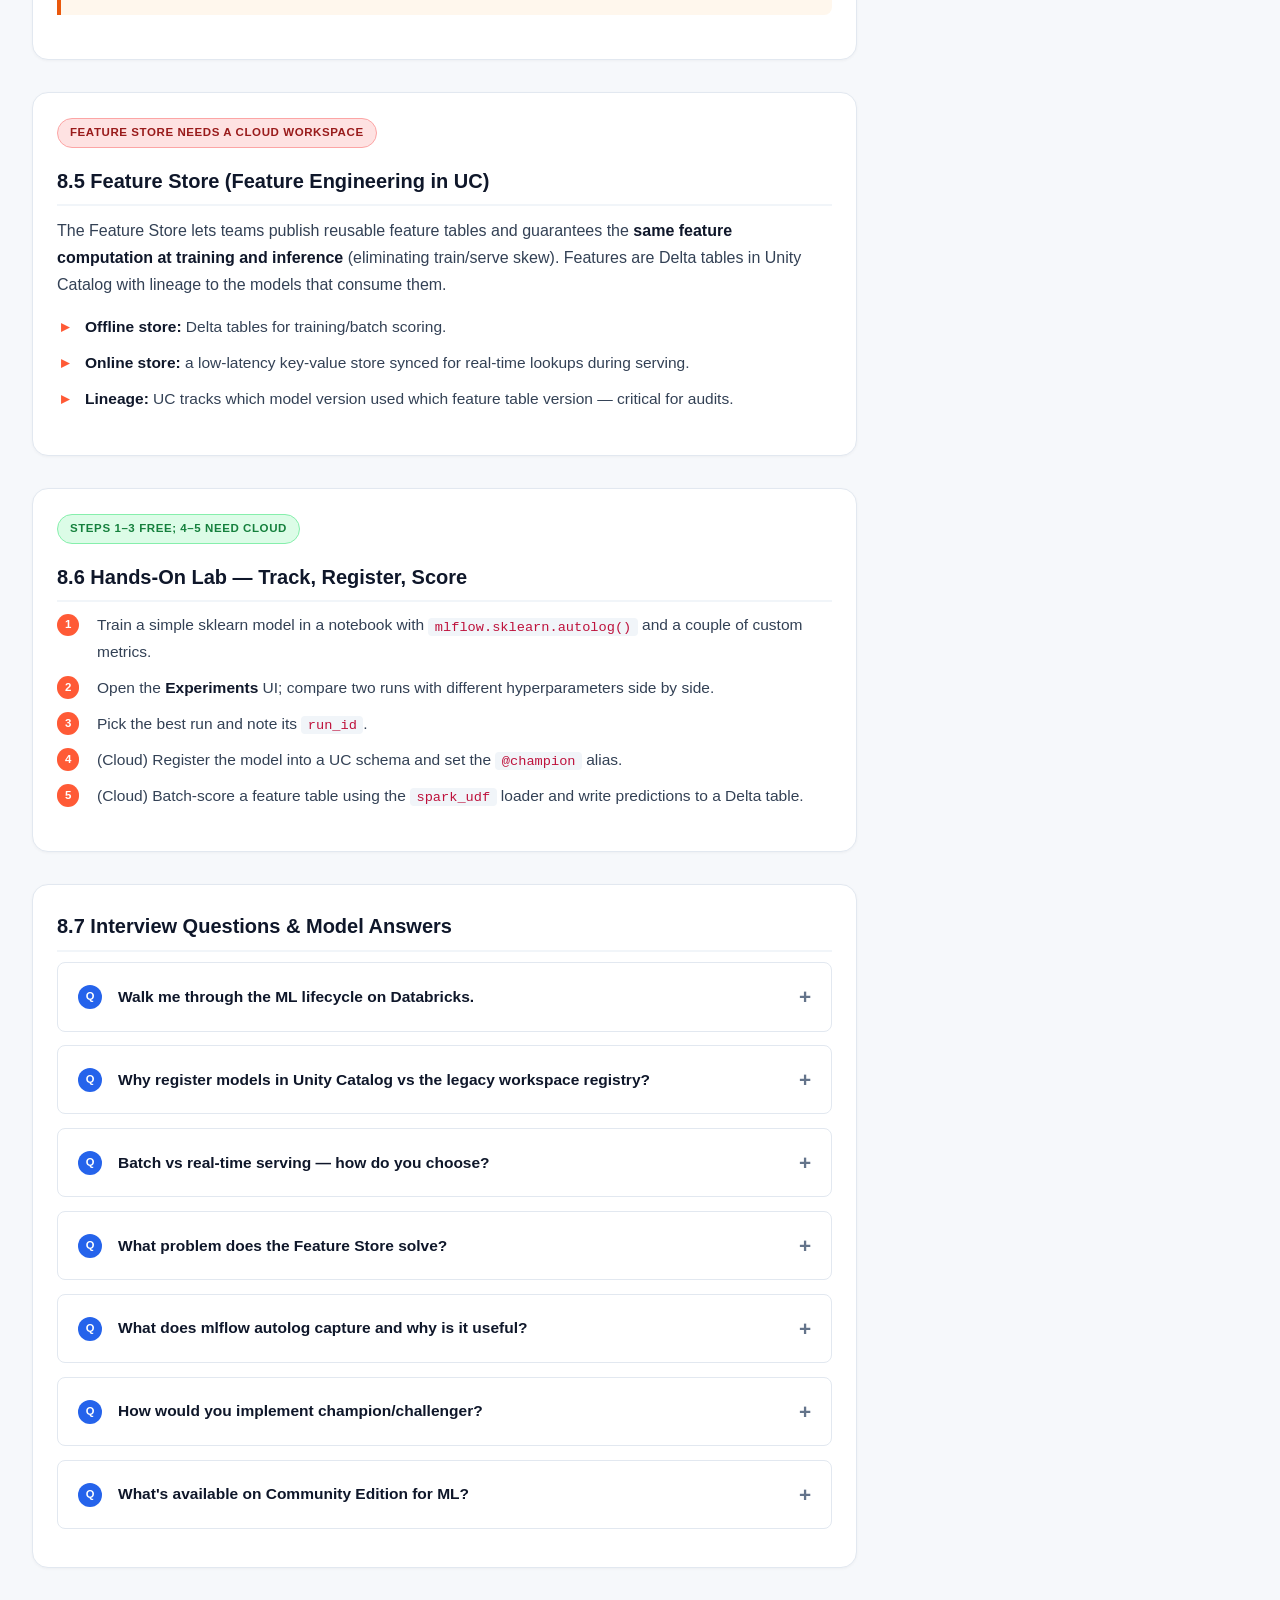
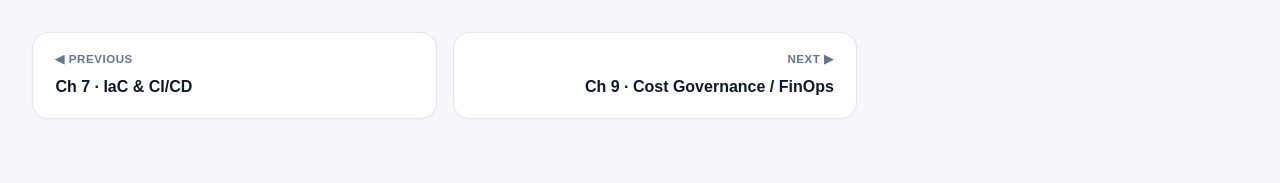
<file: mlflow.html>
<!DOCTYPE html>
<html lang="en">

<head>
    <meta charset="UTF-8">
    <meta name="viewport" content="width=device-width, initial-scale=1.0">
    <title>Ch 8 · MLflow & ML Platform — Databricks FDE Mastery</title>
    <link rel="icon" type="image/svg+xml"
        href="data:image/svg+xml,<svg xmlns='http://www.w3.org/2000/svg' viewBox='0 0 100 100'><rect x='10' y='10' width='80' height='80' rx='15' fill='%23ff5a36'/><path d='M30 50 L45 65 L70 35' stroke='white' stroke-width='8' fill='none' stroke-linecap='round' stroke-linejoin='round'/></svg>">
    <link rel="stylesheet" href="styles.css">
</head>

<body>
    <div class="container">

        <nav class="navbar">
            <div class="brand">Databricks <span>FDE</span> Mastery</div>
            <ul class="nav-links">
                <li><a href="index.html">Home</a></li>
                <li><a href="architecture_and_pricing.html">Architecture</a></li>
                <li><a href="spark_internals.html">Spark Internals</a></li>
                <li><a href="performance_tuning.html">Performance</a></li>
                <li><a href="unity_catalog_and_security.html">Governance</a></li>
                <li><a href="delta_live_tables.html">DLT</a></li>
                <li><a href="streaming.html">Streaming</a></li>
                <li><a href="iac_and_ci_cd.html">IaC & CI/CD</a></li>
                <li><a href="mlflow.html" class="active">MLflow</a></li>
                <li><a href="cost_governance.html">Cost/FinOps</a></li>
                <li><a href="mosaic_ai.html">Mosaic AI</a></li>
                <li><a href="case_studies.html">Case Studies</a></li>
                <li><a href="glossary.html">Glossary</a></li>
                <li><a href="interview_question_bank.html">Q&A Bank</a></li>
            </ul>
        </nav>

        <header class="content-header">
            <div class="eyebrow">Chapter 8 · Specialize</div>
            <h1>MLflow & the Databricks ML Platform</h1>
            <p>FDEs are increasingly asked to stand up the ML lifecycle, not just data pipelines. You don't need to be a
                data scientist, but you must be able to explain and deploy the platform plumbing: experiment tracking,
                the Model Registry (now in Unity Catalog), model serving, and the Feature Store. This chapter gives you
                exactly that operational fluency.</p>
            <div class="reading-meta"><span>⏱️ ~2.5 hours</span><span>🧪 1 lab</span><span>🎯 7 interview
                    questions</span><span class="badge badge-mixed" style="margin:0">Tracking FREE, Serving PAID</span>
            </div>
        </header>

        <div class="grid-layout">
            <main class="main-content">

                <section class="section-card anchor-offset" id="lifecycle">
                    <span class="badge badge-free">Open-source MLflow runs anywhere</span>
                    <h2>8.1 The Four MLflow Components</h2>
                    <p>MLflow is an open-source framework (created by Databricks) covering the ML lifecycle. Know the
                        four pillars and what each solves.</p>
                    <div class="table-scroll">
                        <table>
                            <thead>
                                <tr>
                                    <th>Component</th>
                                    <th>Solves</th>
                                    <th>Key objects</th>
                                </tr>
                            </thead>
                            <tbody>
                                <tr>
                                    <td><strong>Tracking</strong></td>
                                    <td>"Which run/params produced this metric?"</td>
                                    <td>Experiments, runs, params, metrics, artifacts.</td>
                                </tr>
                                <tr>
                                    <td><strong>Models</strong></td>
                                    <td>Package a model in a standard "flavor" so anything can serve it.</td>
                                    <td>The MLmodel format, flavors (sklearn, pyfunc…).</td>
                                </tr>
                                <tr>
                                    <td><strong>Model Registry</strong></td>
                                    <td>Versioning, aliases, and governance of models.</td>
                                    <td>Registered models, versions, aliases/stages.</td>
                                </tr>
                                <tr>
                                    <td><strong>Serving / Deployment</strong></td>
                                    <td>Expose a model as a REST endpoint or batch scorer.</td>
                                    <td>Serving endpoints, batch inference.</td>
                                </tr>
                            </tbody>
                        </table>
                    </div>
                </section>

                <section class="section-card anchor-offset" id="tracking">
                    <span class="badge badge-free">Tracking works on Community/Free Edition</span>
                    <h2>8.2 Experiment Tracking</h2>
                    <p>Every training run logs its parameters, metrics, and artifacts so results are reproducible and
                        comparable. On Databricks, autologging captures most of this automatically.</p>
                    <div class="code-label">Python — explicit tracking + autolog</div>
                    <pre><code>import mlflow
from sklearn.ensemble import RandomForestClassifier
from sklearn.metrics import f1_score

mlflow.sklearn.autolog()                     <span class="comment"># auto-captures params, metrics, model</span>

with mlflow.start_run(run_name="rf_baseline") as run:
    model = RandomForestClassifier(n_estimators=200, max_depth=8)
    model.fit(X_train, y_train)
    preds = model.predict(X_test)
    mlflow.log_metric("f1", f1_score(y_test, preds))   <span class="comment"># extra custom metric</span>
    mlflow.log_param("feature_set", "v3")
    print(run.info.run_id)                    <span class="comment"># reference this run later</span></code></pre>
                    <div class="box strategy-box">
                        <h4>FDE value-add</h4>
                        <p>Set a shared experiment path in a Unity Catalog schema so a customer's whole team logs to one
                            governed, searchable place instead of scattered notebooks — instant reproducibility and
                            auditability.</p>
                    </div>
                </section>

                <section class="section-card anchor-offset" id="registry">
                    <span class="badge badge-paid">Models-in-UC needs a cloud workspace</span>
                    <h2>8.3 Model Registry in Unity Catalog</h2>
                    <p>Databricks now registers models as first-class Unity Catalog objects
                        (<code>catalog.schema.model</code>), so the same RBAC, lineage, and audit you learned in Chapter
                        4 apply to models. Modern practice uses <strong>aliases</strong> (e.g. <code>@champion</code>,
                        <code>@challenger</code>) instead of the legacy Staging/Production stages.
                    </p>
                    <div class="code-label">Register a run's model and set an alias</div>
                    <pre><code>mlflow.set_registry_uri("databricks-uc")

model_uri = f"runs:/{run_id}/model"
mlflow.register_model(model_uri, "main.ml.churn_model")   <span class="comment"># -> version N</span>

from mlflow import MlflowClient
c = MlflowClient()
c.set_registered_model_alias("main.ml.churn_model", "champion", version=3)

<span class="comment"># Load whatever is currently champion — deployment code never changes</span>
prod = mlflow.pyfunc.load_model("models:/main.ml.churn_model@champion")</code></pre>
                    <div class="box decision-box">
                        <h4>Interview framing: aliases vs stages</h4>
                        <p>"Stages (Staging/Production) were a fixed lifecycle. UC aliases are flexible pointers — I
                            promote by moving <code>@champion</code> to a new version, enabling clean blue/green and A/B
                            (<code>@challenger</code>) without touching serving code."</p>
                    </div>
                </section>

                <section class="section-card anchor-offset" id="serving">
                    <span class="badge badge-paid">Serving endpoints are a paid feature</span>
                    <h2>8.4 Deployment — Batch vs Real-Time Serving</h2>
                    <ul>
                        <li><strong>Batch inference:</strong> load the model as a Spark UDF and score a whole table.
                            Cheapest, highest throughput, no always-on cost.</li>
                        <li><strong>Real-time serving:</strong> Databricks Model Serving hosts the model behind an
                            autoscaling REST endpoint (scales to zero when idle). Use only when you need low-latency,
                            per-request predictions.</li>
                    </ul>
                    <div class="code-label">Batch scoring with a registered model as a Spark UDF</div>
                    <pre><code>import mlflow
predict = mlflow.pyfunc.spark_udf(spark, "models:/main.ml.churn_model@champion")
scored = spark.table("main.ml.customers_features").withColumn("churn_prob", predict("*"))
scored.write.mode("overwrite").saveAsTable("main.ml.churn_scores")</code></pre>
                    <div class="box pricing-box">
                        <h4>📊 Cost decision</h4>
                        <p>Real-time endpoints cost money whenever provisioned (even scale-to-zero has cold-start/uptime
                            tradeoffs). If the customer only needs nightly scores, batch UDF inference is often 10×+
                            cheaper. Always ask "what's the latency SLA?" before recommending real-time serving.</p>
                    </div>
                </section>

                <section class="section-card anchor-offset" id="featurestore">
                    <span class="badge badge-paid">Feature Store needs a cloud workspace</span>
                    <h2>8.5 Feature Store (Feature Engineering in UC)</h2>
                    <p>The Feature Store lets teams publish reusable feature tables and guarantees the <strong>same
                            feature computation at training and inference</strong> (eliminating train/serve skew).
                        Features are Delta tables in Unity Catalog with lineage to the models that consume them.</p>
                    <ul>
                        <li><strong>Offline store:</strong> Delta tables for training/batch scoring.</li>
                        <li><strong>Online store:</strong> a low-latency key-value store synced for real-time lookups
                            during serving.</li>
                        <li><strong>Lineage:</strong> UC tracks which model version used which feature table version —
                            critical for audits.</li>
                    </ul>
                </section>

                <section class="section-card anchor-offset" id="lab">
                    <span class="badge badge-free">Steps 1–3 FREE; 4–5 need cloud</span>
                    <h2>8.6 Hands-On Lab — Track, Register, Score</h2>
                    <ol>
                        <li>Train a simple sklearn model in a notebook with <code>mlflow.sklearn.autolog()</code> and a
                            couple of custom metrics.</li>
                        <li>Open the <strong>Experiments</strong> UI; compare two runs with different hyperparameters
                            side by side.</li>
                        <li>Pick the best run and note its <code>run_id</code>.</li>
                        <li>(Cloud) Register the model into a UC schema and set the <code>@champion</code> alias.</li>
                        <li>(Cloud) Batch-score a feature table using the <code>spark_udf</code> loader and write
                            predictions to a Delta table.</li>
                    </ol>
                </section>

                <section class="section-card anchor-offset" id="qa">
                    <h2>8.7 Interview Questions & Model Answers</h2>
                    <details class="qa">
                        <summary><span class="q-text">Walk me through the ML lifecycle on Databricks.</span></summary>
                        <div class="qa-body">
                            <div class="tell"><strong>Testing:</strong> end-to-end platform fluency.</div>Feature
                            engineering into Feature Store tables → training with MLflow Tracking (autolog
                            params/metrics/artifacts) → register the best model into the Unity Catalog Model Registry
                            with a version and alias → deploy via batch UDF scoring or a real-time serving endpoint →
                            monitor and promote new versions by moving the champion alias. Everything is governed by UC
                            RBAC and lineage.
                        </div>
                    </details>
                    <details class="qa">
                        <summary><span class="q-text">Why register models in Unity Catalog vs the legacy workspace
                                registry?</span></summary>
                        <div class="qa-body">
                            <div class="tell"><strong>Testing:</strong> current best practice.</div>UC makes models
                            first-class governed objects with the same RBAC, lineage, and audit as tables, and works
                            cross-workspace. It uses aliases instead of fixed stages, enabling flexible promotion and
                            A/B. It's the recommended approach today.
                        </div>
                    </details>
                    <details class="qa">
                        <summary><span class="q-text">Batch vs real-time serving — how do you choose?</span></summary>
                        <div class="qa-body">
                            <div class="tell"><strong>Testing:</strong> cost/architecture judgement.</div>By latency
                            SLA. If predictions are consumed on a schedule (dashboards, nightly campaigns), batch UDF
                            scoring is far cheaper and simpler. Real-time serving is for per-request, low-latency needs
                            (fraud checks, recommendations) and adds endpoint cost and ops.
                        </div>
                    </details>
                    <details class="qa">
                        <summary><span class="q-text">What problem does the Feature Store solve?</span></summary>
                        <div class="qa-body">
                            <div class="tell"><strong>Testing:</strong> understanding train/serve skew.</div>It
                            guarantees identical feature computation at training and inference, prevents duplicated
                            feature logic across teams, and provides lineage from features to models. Offline store for
                            training, online store for low-latency serving lookups.
                        </div>
                    </details>
                    <details class="qa">
                        <summary><span class="q-text">What does mlflow autolog capture and why is it useful?</span>
                        </summary>
                        <div class="qa-body">
                            <div class="tell"><strong>Testing:</strong> reproducibility.</div>It automatically logs
                            framework params, metrics, the model artifact, and often input signatures, without manual
                            log calls. It makes every run reproducible and comparable, which is the foundation of
                            trustworthy ML delivery.
                        </div>
                    </details>
                    <details class="qa">
                        <summary><span class="q-text">How would you implement champion/challenger?</span></summary>
                        <div class="qa-body">
                            <div class="tell"><strong>Testing:</strong> deployment patterns.</div>Register both models;
                            set <code>@champion</code> on the current best and <code>@challenger</code> on the
                            candidate. Serving loads by alias, so I can route a fraction of traffic to challenger or
                            shadow-score it, compare metrics, then promote by moving the champion alias — no code
                            change.
                        </div>
                    </details>
                    <details class="qa">
                        <summary><span class="q-text">What's available on Community Edition for ML?</span></summary>
                        <div class="qa-body">
                            <div class="tell"><strong>Testing:</strong> tier honesty.</div>MLflow tracking and local
                            training work for learning. UC Model Registry, serving endpoints, and Feature Store need a
                            full cloud workspace.
                        </div>
                    </details>
                </section>

                <div class="page-nav">
                    <a href="iac_and_ci_cd.html">
                        <div class="dir">◀ Previous</div>
                        <div class="pg-title">Ch 7 · IaC & CI/CD</div>
                    </a>
                    <a class="next" href="cost_governance.html">
                        <div class="dir">Next ▶</div>
                        <div class="pg-title">Ch 9 · Cost Governance / FinOps</div>
                    </a>
                </div>
            </main>

            <aside class="sidebar-panel">
                <div class="side-card">
                    <h3>On This Page</h3>
                    <ul class="toc">
                        <li><a href="#lifecycle">8.1 Four Components</a></li>
                        <li><a href="#tracking">8.2 Tracking</a></li>
                        <li><a href="#registry">8.3 Model Registry (UC)</a></li>
                        <li><a href="#serving">8.4 Batch vs Real-Time</a></li>
                        <li><a href="#featurestore">8.5 Feature Store</a></li>
                        <li><a href="#lab">8.6 Hands-On Lab</a></li>
                        <li><a href="#qa">8.7 Interview Q&A</a></li>
                    </ul>
                </div>
                <div class="side-card">
                    <h3>Remember</h3>
                    <p>Tracking → Models → Registry → Serving.</p>
                    <p><strong>Aliases</strong> (@champion) replaced Staging/Production stages.</p>
                    <p>Ask for the <strong>latency SLA</strong> before recommending real-time serving.</p>
                </div>
            </aside>
        </div>

    </div>
</body>

</html>
</file>
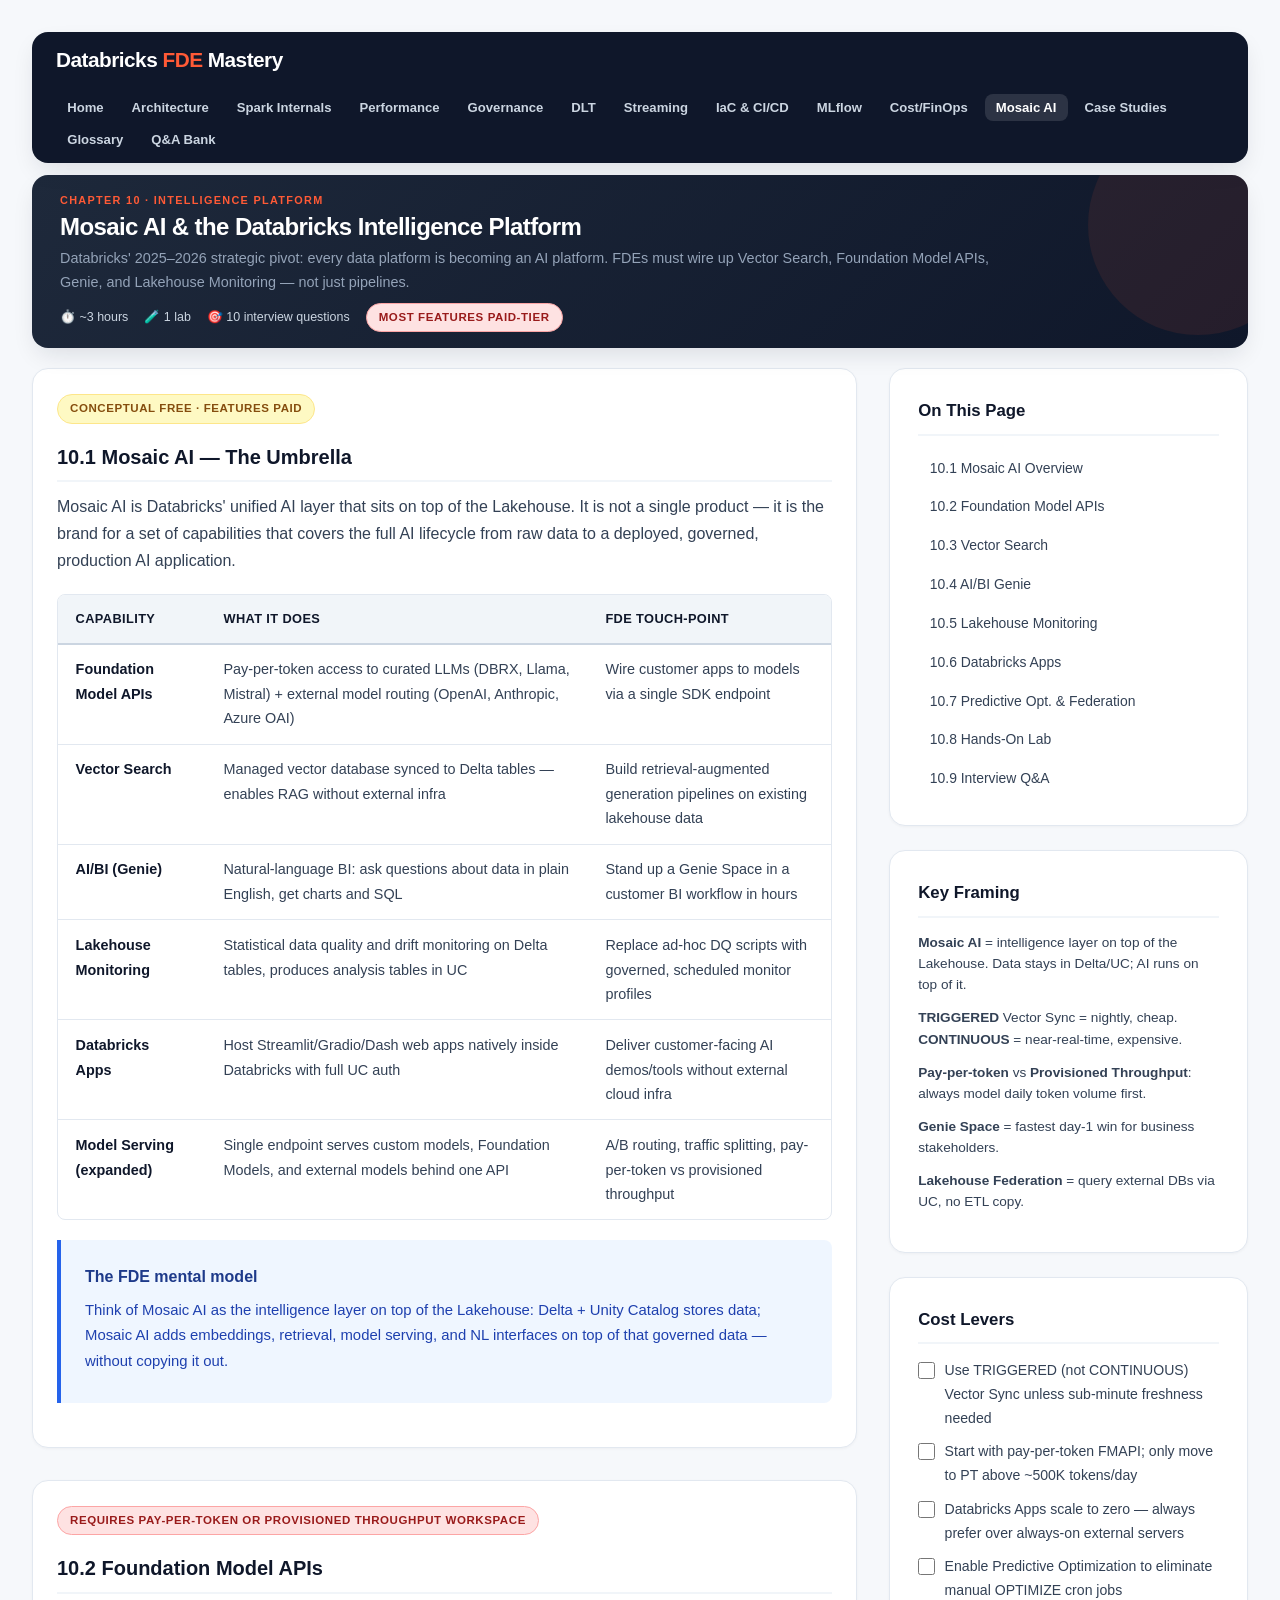
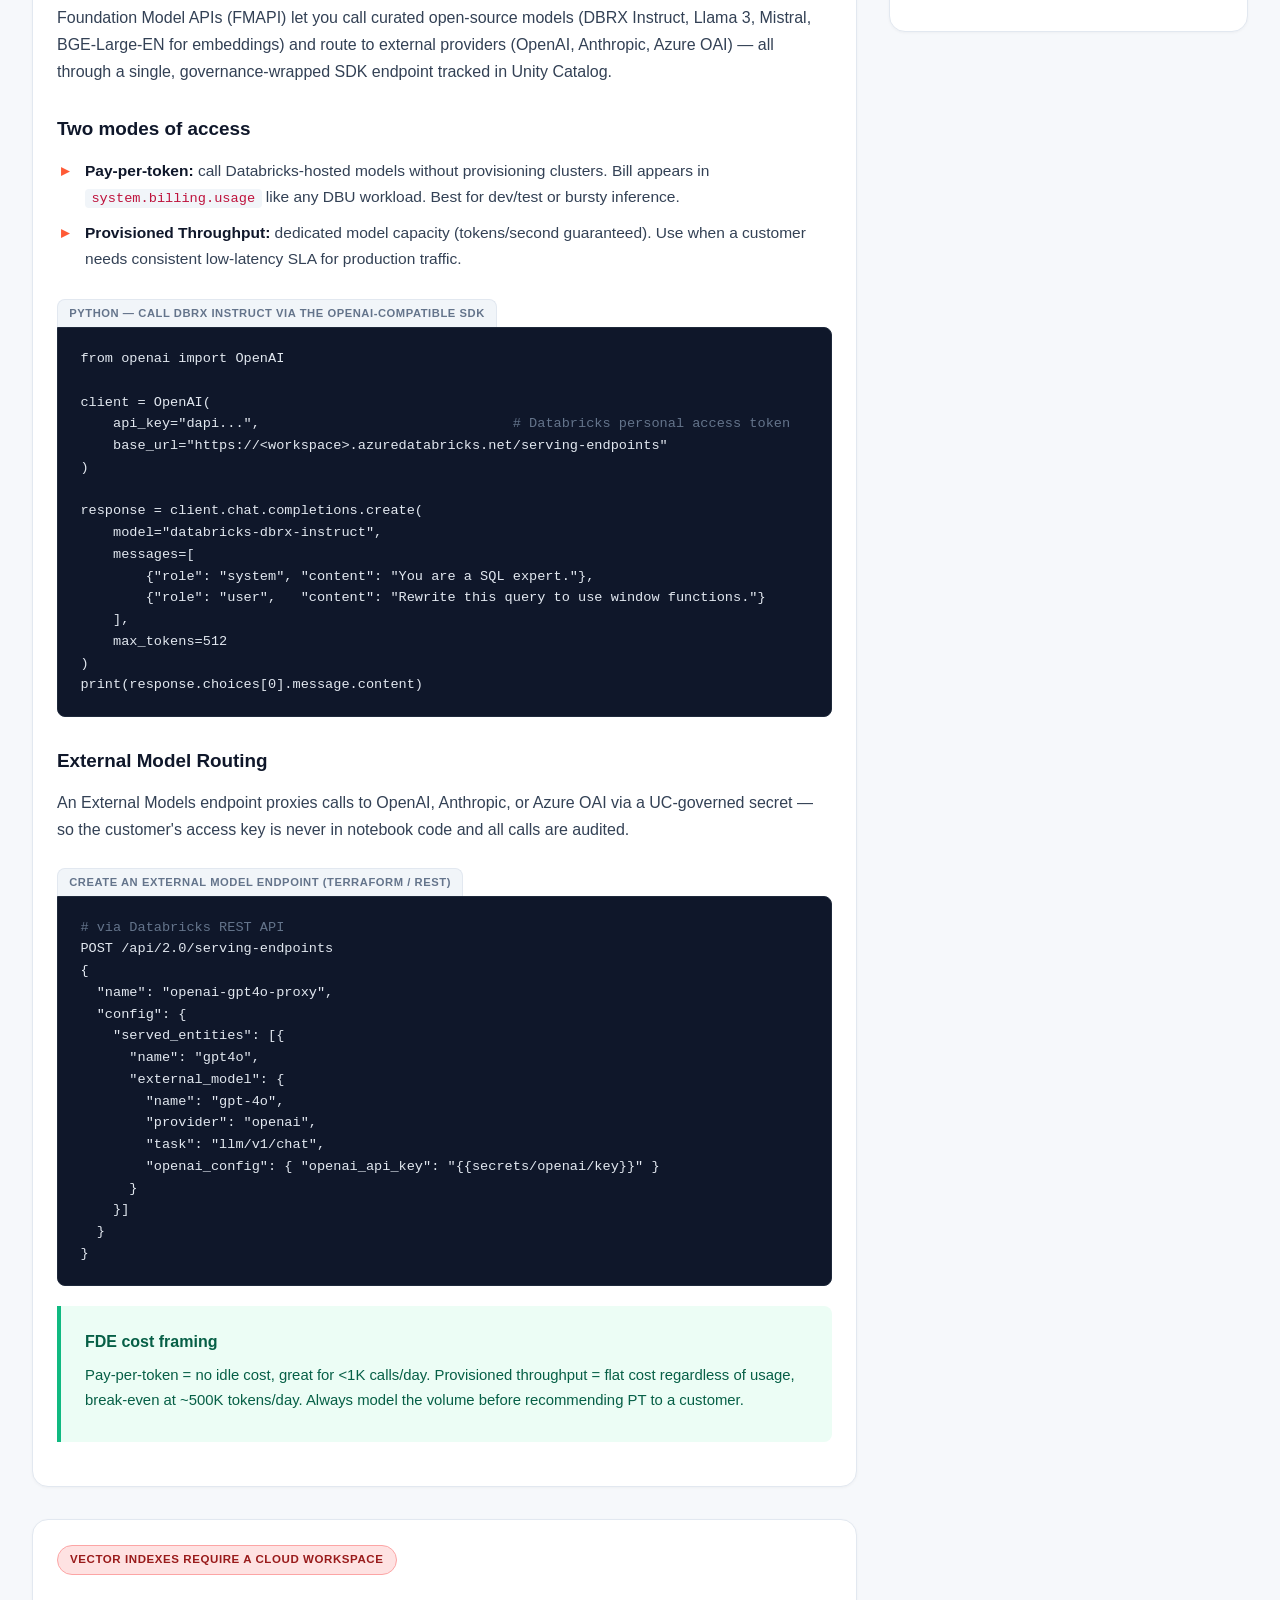
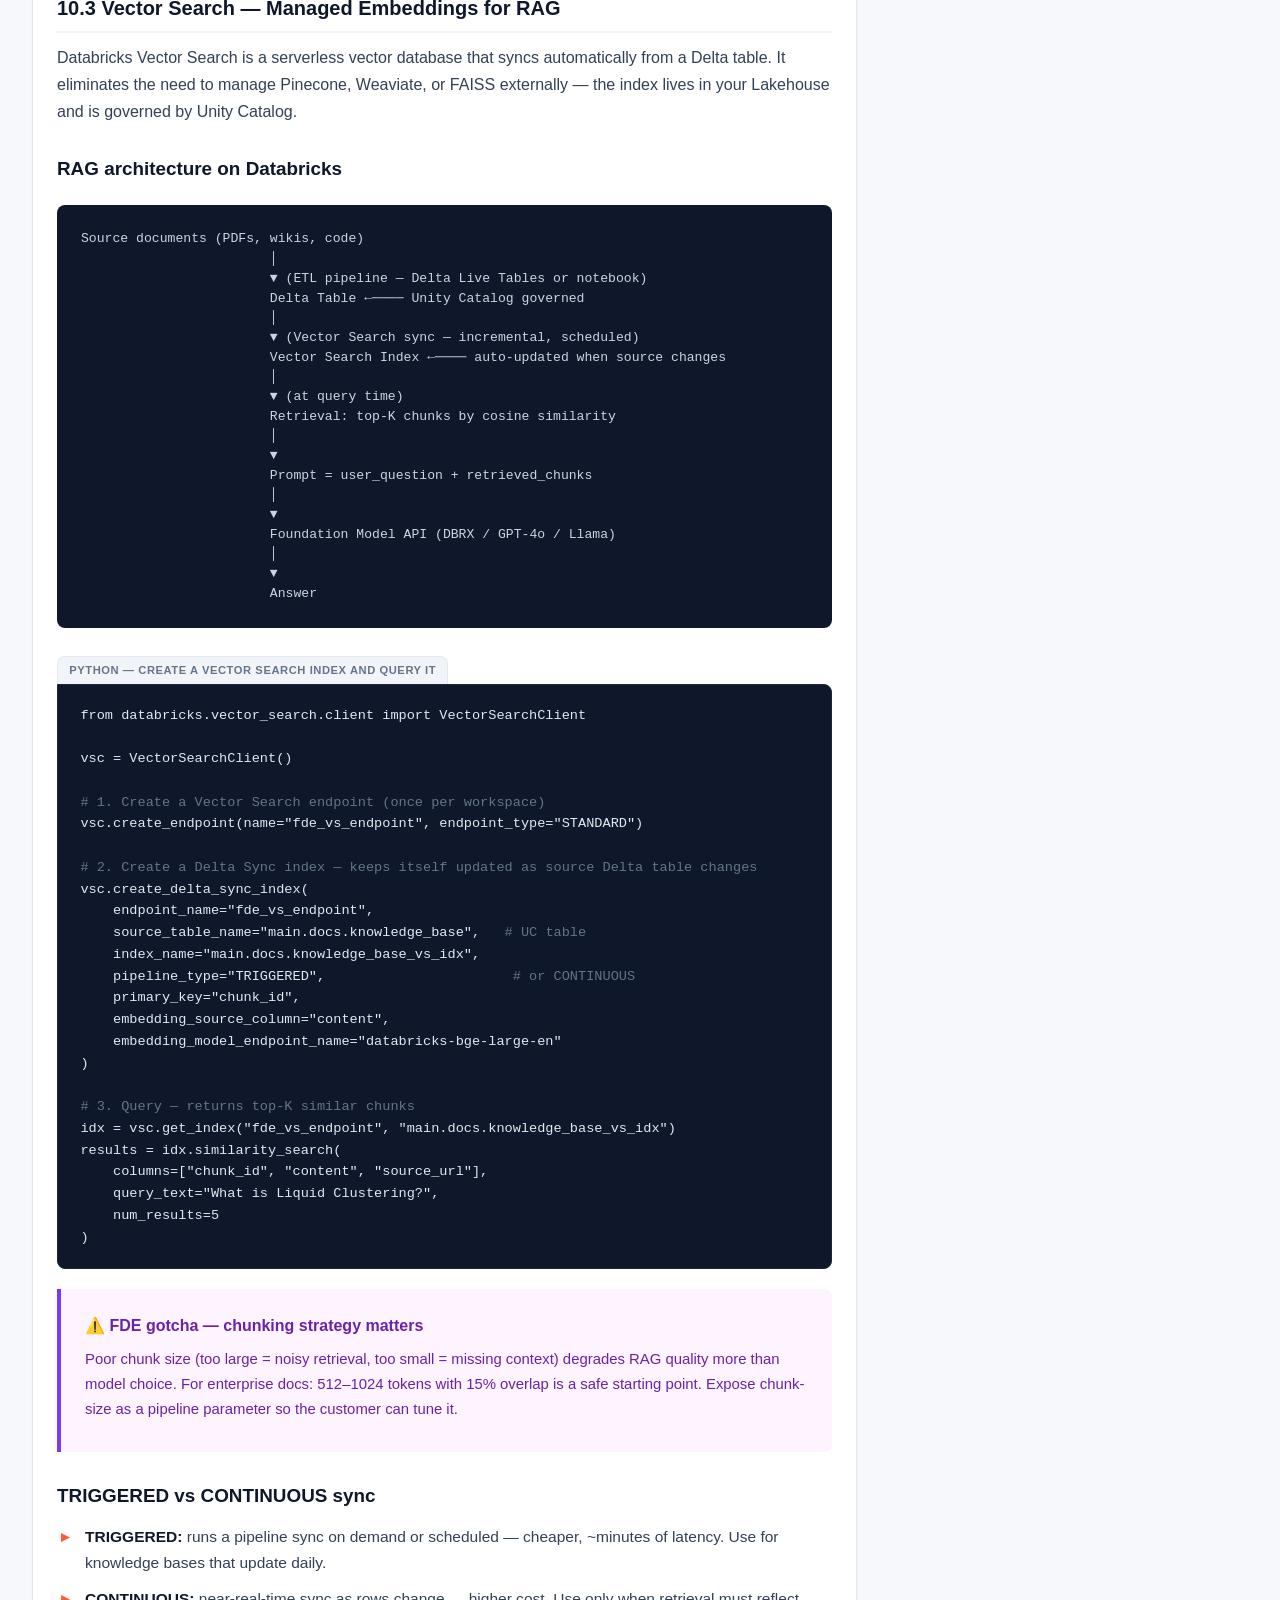
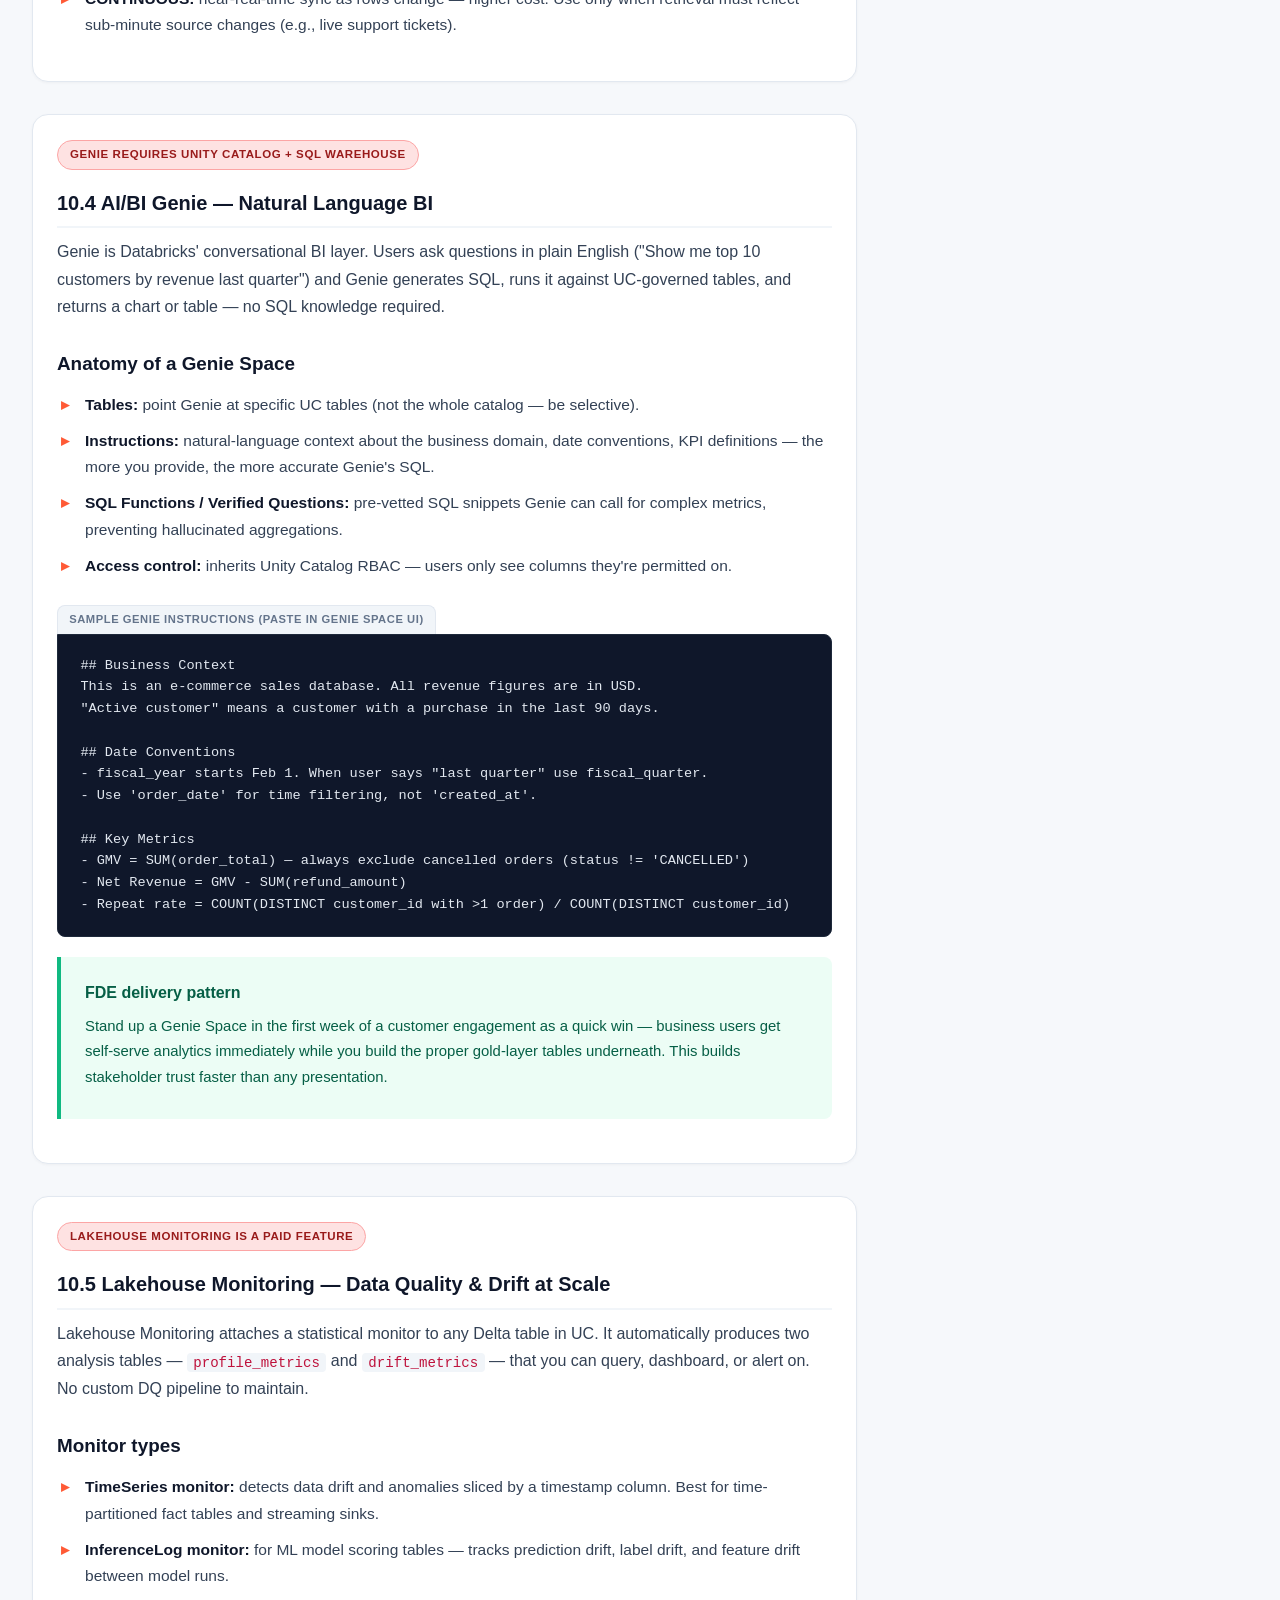
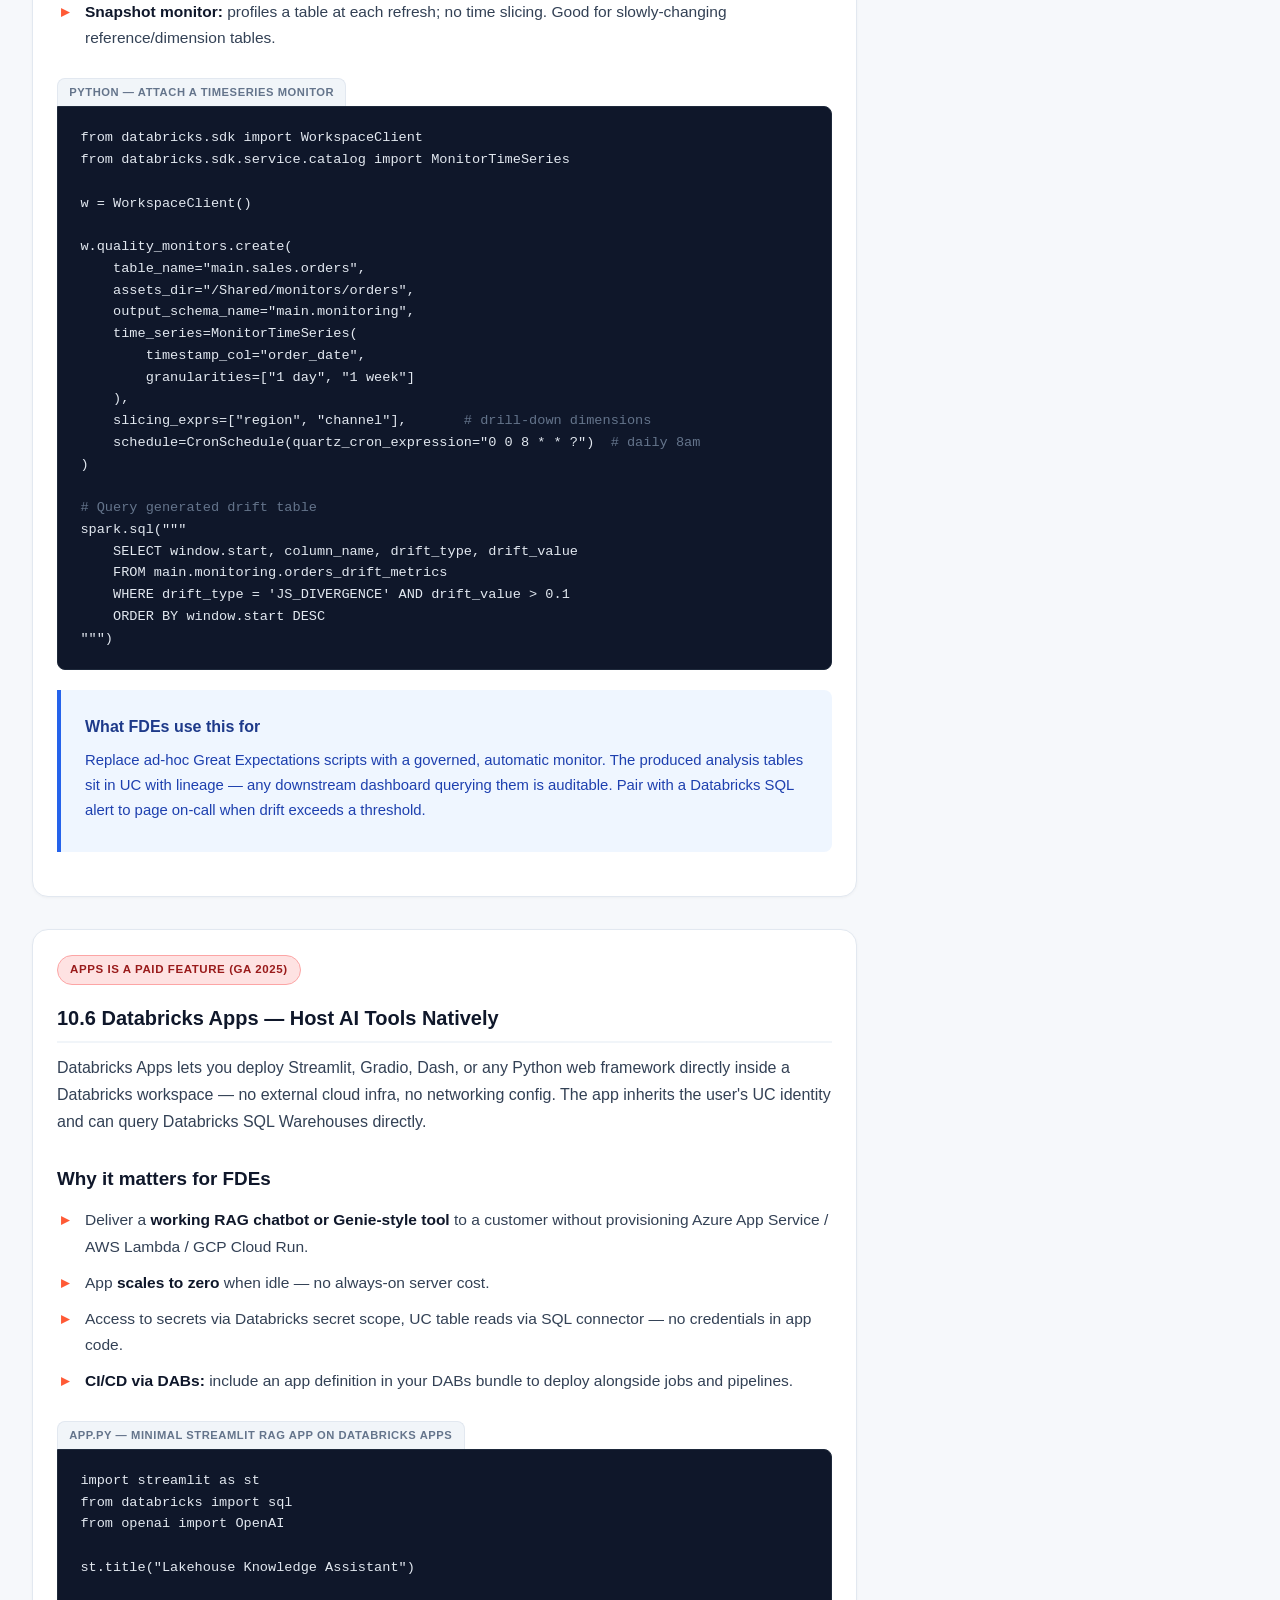
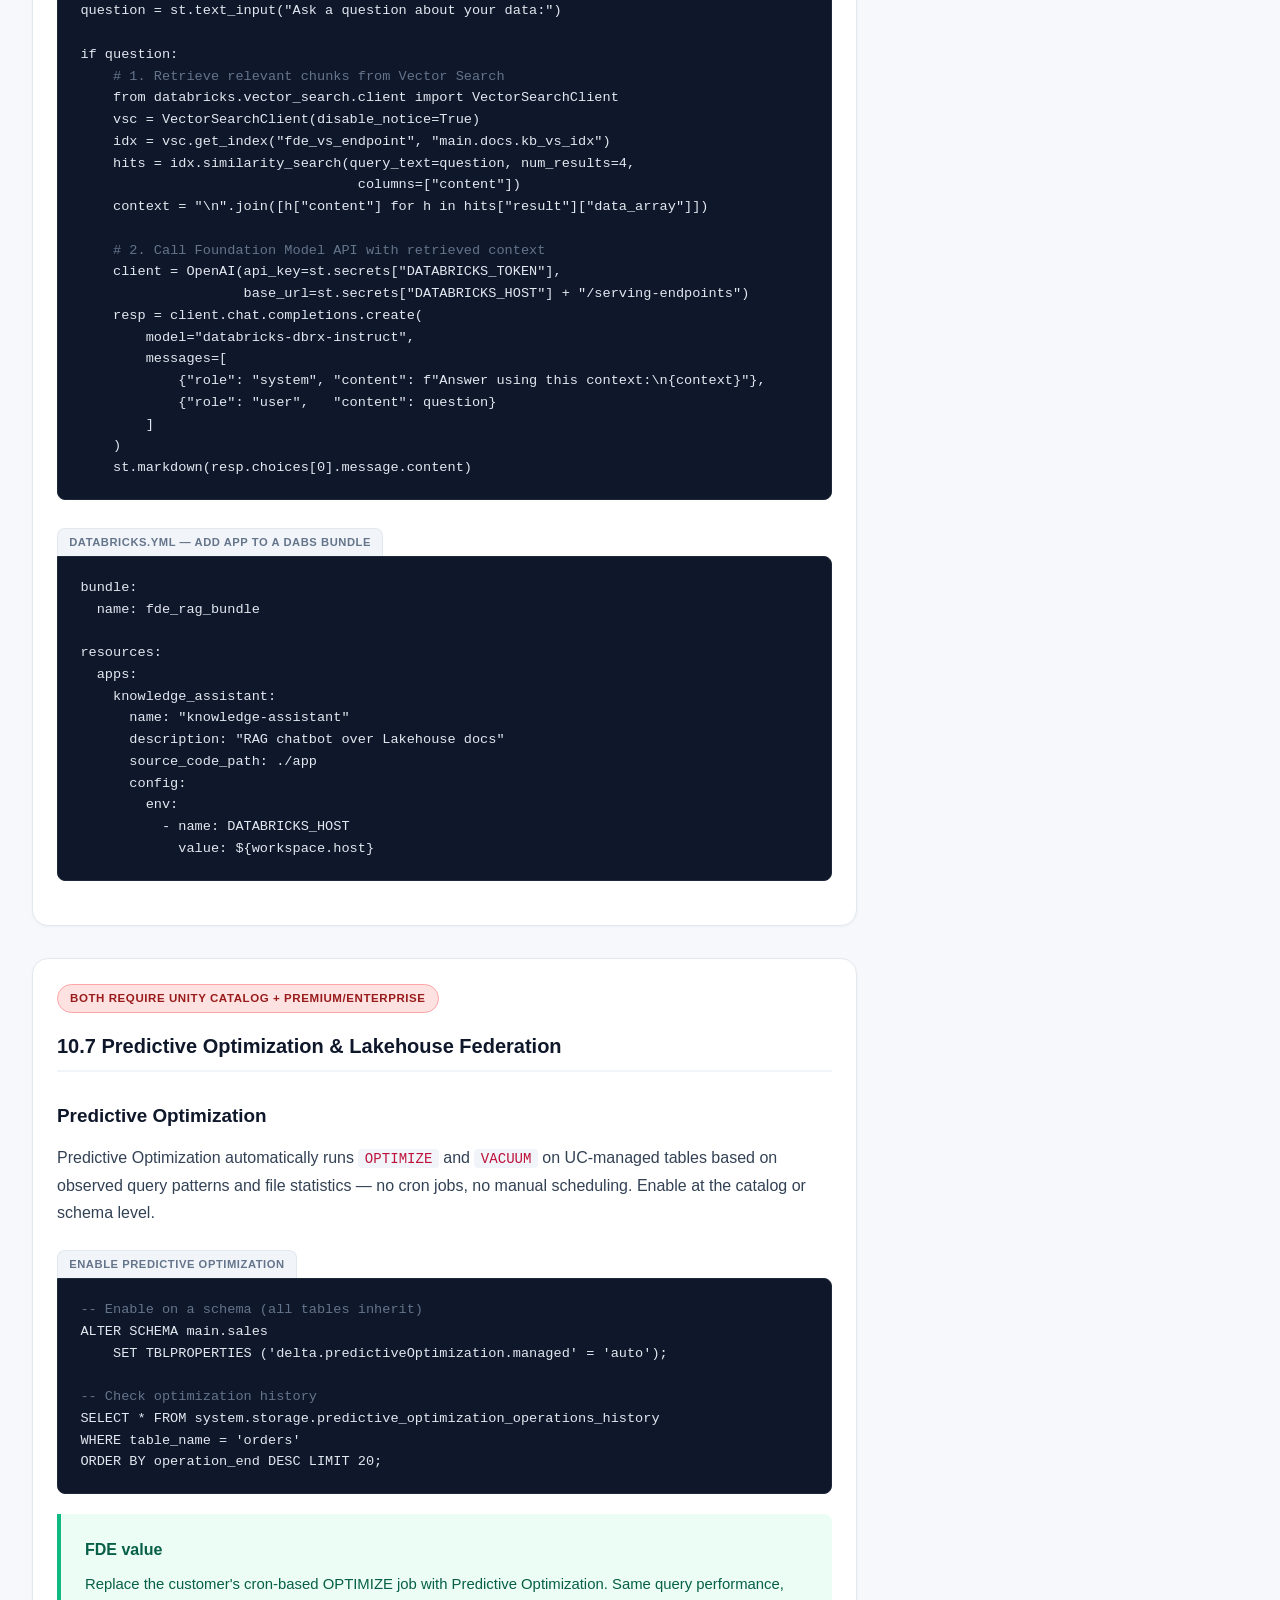
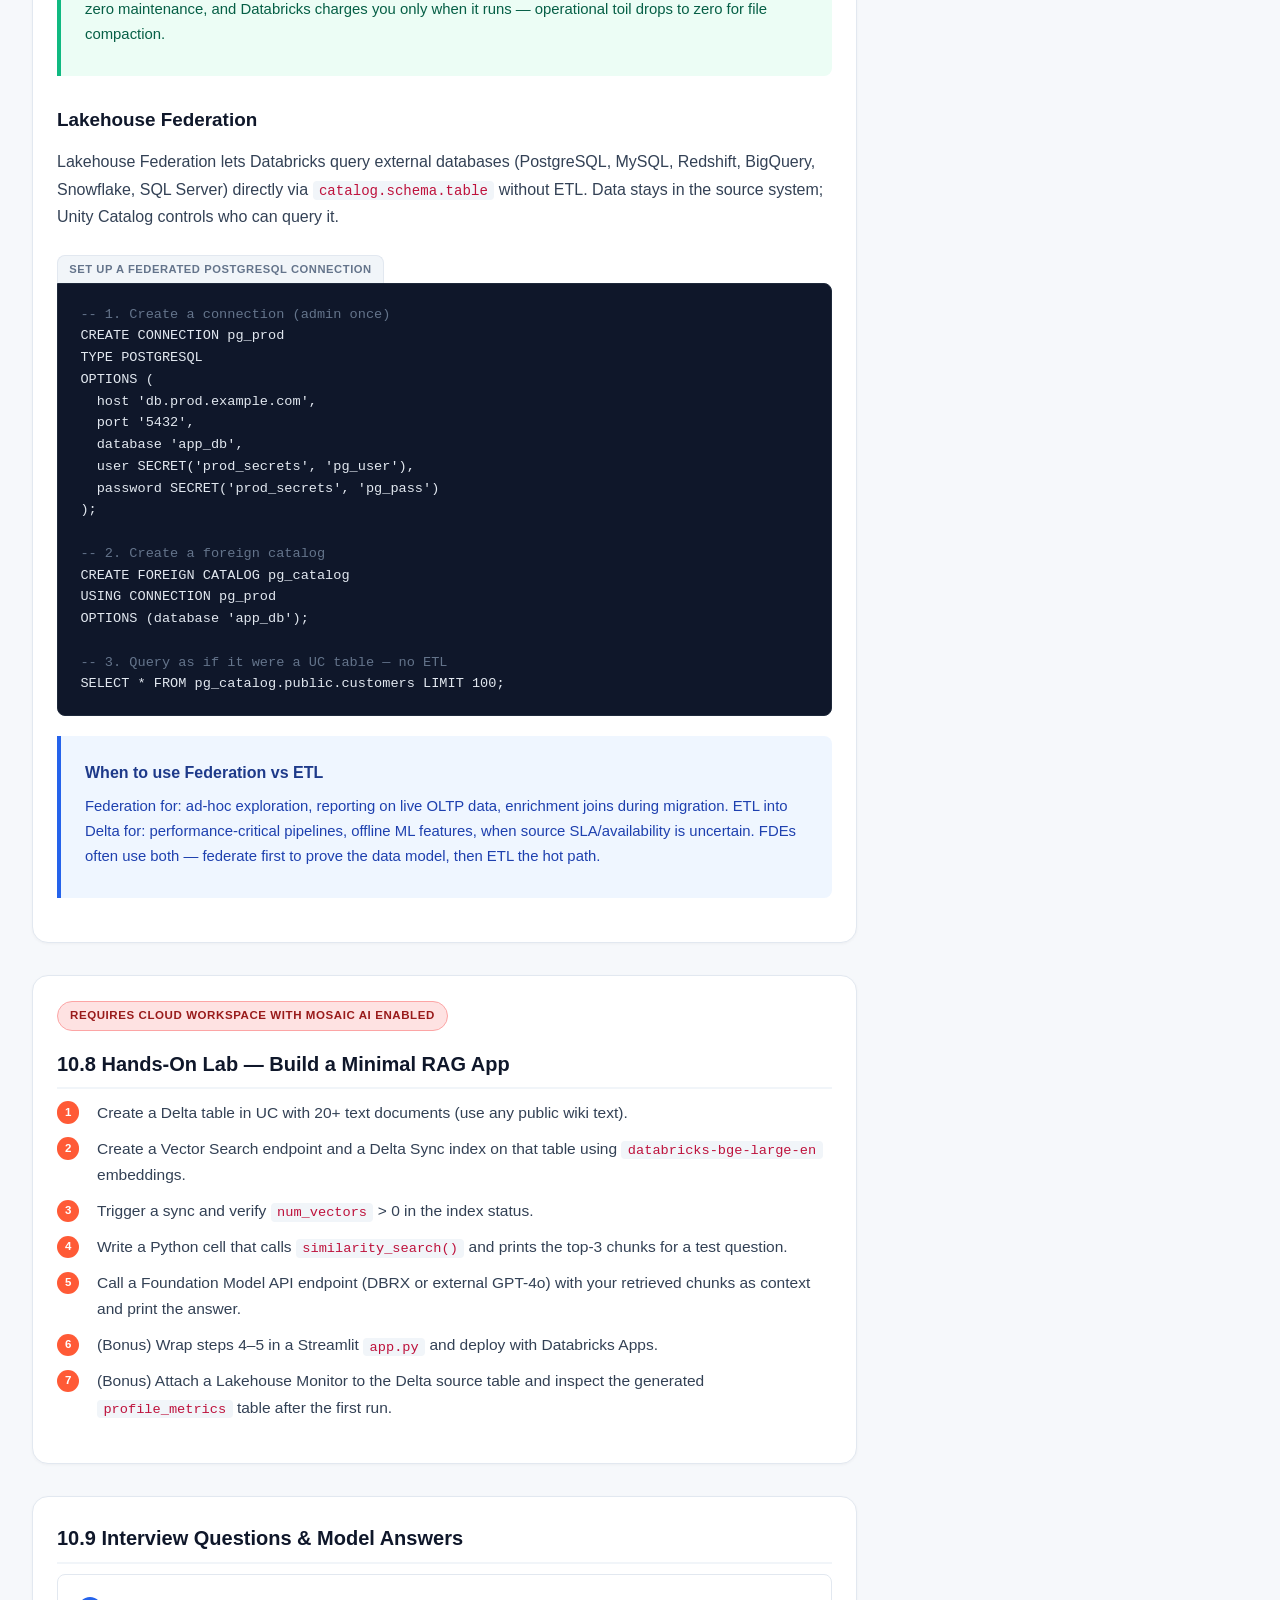
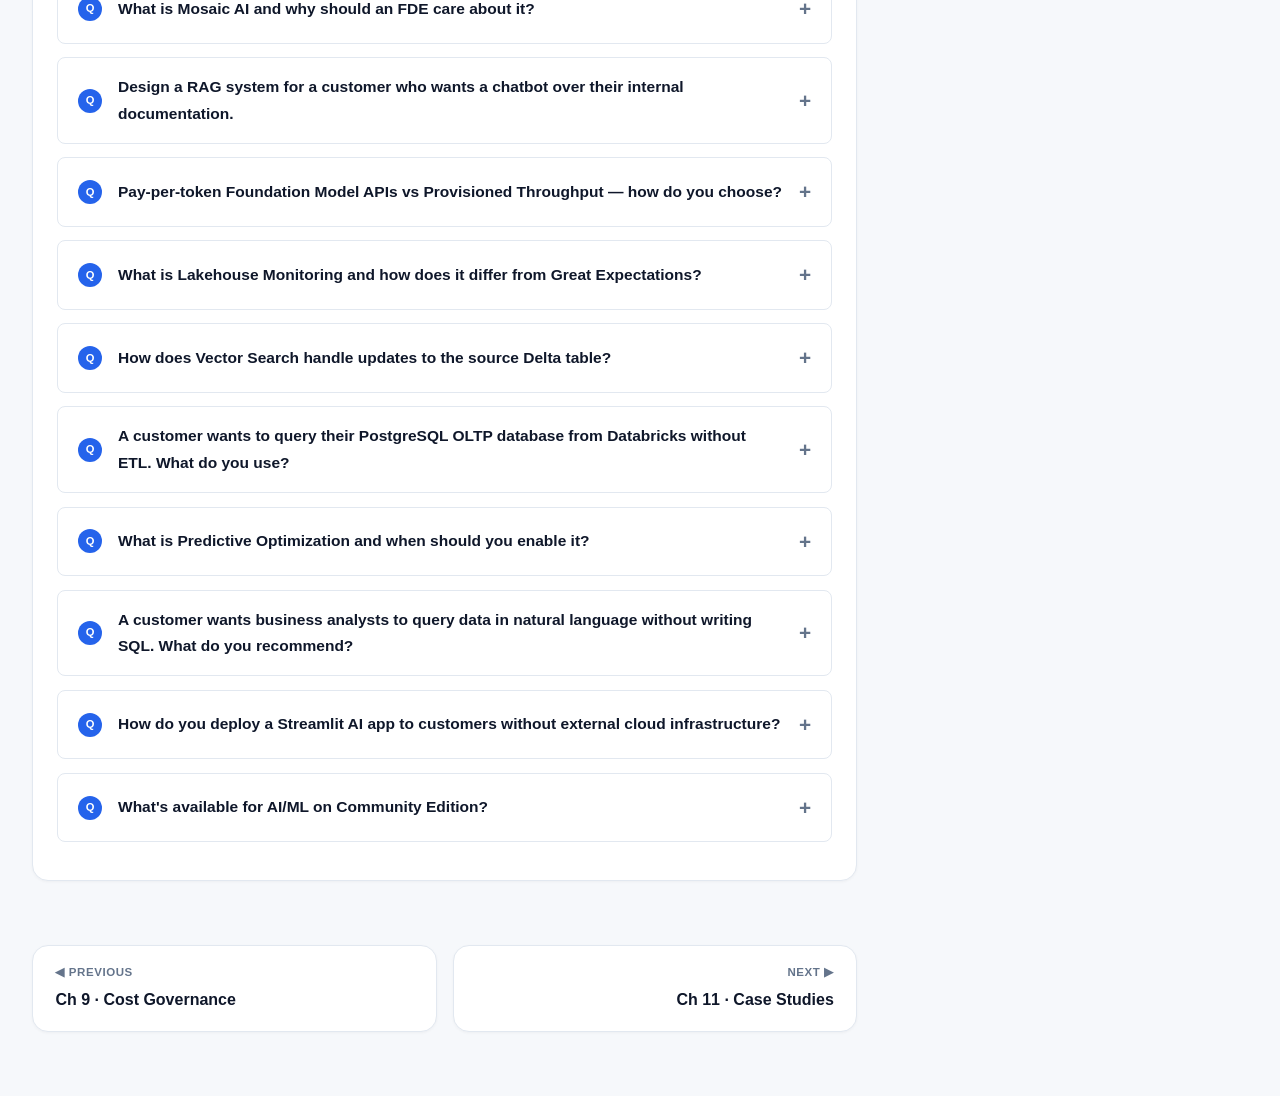
<file: mosaic_ai.html>
<!DOCTYPE html>
<html lang="en">

<head>
    <meta charset="UTF-8">
    <meta name="viewport" content="width=device-width, initial-scale=1.0">
    <title>Ch 10 · Mosaic AI & Databricks Intelligence — FDE Mastery</title>
    <link rel="icon" type="image/svg+xml"
        href="data:image/svg+xml,<svg xmlns='http://www.w3.org/2000/svg' viewBox='0 0 100 100'><rect x='10' y='10' width='80' height='80' rx='15' fill='%23ff5a36'/><path d='M30 50 L45 65 L70 35' stroke='white' stroke-width='8' fill='none' stroke-linecap='round' stroke-linejoin='round'/></svg>">
    <link rel="stylesheet" href="styles.css">
</head>

<body>
    <div class="container">

        <nav class="navbar">
            <div class="brand">Databricks <span>FDE</span> Mastery</div>
            <ul class="nav-links">
                <li><a href="index.html">Home</a></li>
                <li><a href="architecture_and_pricing.html">Architecture</a></li>
                <li><a href="spark_internals.html">Spark Internals</a></li>
                <li><a href="performance_tuning.html">Performance</a></li>
                <li><a href="unity_catalog_and_security.html">Governance</a></li>
                <li><a href="delta_live_tables.html">DLT</a></li>
                <li><a href="streaming.html">Streaming</a></li>
                <li><a href="iac_and_ci_cd.html">IaC & CI/CD</a></li>
                <li><a href="mlflow.html">MLflow</a></li>
                <li><a href="cost_governance.html">Cost/FinOps</a></li>
                <li><a href="mosaic_ai.html" class="active">Mosaic AI</a></li>
                <li><a href="case_studies.html">Case Studies</a></li>
                <li><a href="glossary.html">Glossary</a></li>
                <li><a href="interview_question_bank.html">Q&A Bank</a></li>
            </ul>
        </nav>

        <header class="content-header">
            <div class="eyebrow">Chapter 10 · Intelligence Platform</div>
            <h1>Mosaic AI & the Databricks Intelligence Platform</h1>
            <p>Databricks' 2025–2026 strategic pivot: every data platform is becoming an AI platform. FDEs must wire up
                Vector Search, Foundation Model APIs, Genie, and Lakehouse Monitoring — not just pipelines.</p>
            <div class="reading-meta"><span>⏱️ ~3 hours</span><span>🧪 1 lab</span><span>🎯 10 interview
                    questions</span><span class="badge badge-paid" style="margin:0">Most features PAID-tier</span></div>
        </header>

        <div class="grid-layout">
            <main class="main-content">

                <!-- 12.1 Mosaic AI Overview -->
                <section class="section-card anchor-offset" id="overview">
                    <span class="badge badge-mixed">Conceptual FREE · Features PAID</span>
                    <h2>10.1 Mosaic AI — The Umbrella</h2>
                    <p>Mosaic AI is Databricks' unified AI layer that sits on top of the Lakehouse. It is not a single
                        product — it is the brand for a set of capabilities that covers the full AI lifecycle from raw
                        data to a deployed, governed, production AI application.</p>
                    <div class="table-scroll">
                        <table>
                            <thead>
                                <tr>
                                    <th>Capability</th>
                                    <th>What it does</th>
                                    <th>FDE touch-point</th>
                                </tr>
                            </thead>
                            <tbody>
                                <tr>
                                    <td><strong>Foundation Model APIs</strong></td>
                                    <td>Pay-per-token access to curated LLMs (DBRX, Llama, Mistral) + external model
                                        routing (OpenAI, Anthropic, Azure OAI)</td>
                                    <td>Wire customer apps to models via a single SDK endpoint</td>
                                </tr>
                                <tr>
                                    <td><strong>Vector Search</strong></td>
                                    <td>Managed vector database synced to Delta tables — enables RAG without external
                                        infra</td>
                                    <td>Build retrieval-augmented generation pipelines on existing lakehouse data</td>
                                </tr>
                                <tr>
                                    <td><strong>AI/BI (Genie)</strong></td>
                                    <td>Natural-language BI: ask questions about data in plain English, get charts and
                                        SQL</td>
                                    <td>Stand up a Genie Space in a customer BI workflow in hours</td>
                                </tr>
                                <tr>
                                    <td><strong>Lakehouse Monitoring</strong></td>
                                    <td>Statistical data quality and drift monitoring on Delta tables, produces analysis
                                        tables in UC</td>
                                    <td>Replace ad-hoc DQ scripts with governed, scheduled monitor profiles</td>
                                </tr>
                                <tr>
                                    <td><strong>Databricks Apps</strong></td>
                                    <td>Host Streamlit/Gradio/Dash web apps natively inside Databricks with full UC auth
                                    </td>
                                    <td>Deliver customer-facing AI demos/tools without external cloud infra</td>
                                </tr>
                                <tr>
                                    <td><strong>Model Serving (expanded)</strong></td>
                                    <td>Single endpoint serves custom models, Foundation Models, and external models
                                        behind one API</td>
                                    <td>A/B routing, traffic splitting, pay-per-token vs provisioned throughput</td>
                                </tr>
                            </tbody>
                        </table>
                    </div>
                    <div class="box decision-box">
                        <h4>The FDE mental model</h4>
                        <p>Think of Mosaic AI as the intelligence layer on top of the Lakehouse: Delta + Unity Catalog
                            stores data; Mosaic AI adds embeddings, retrieval, model serving, and NL interfaces on top
                            of that governed data — without copying it out.</p>
                    </div>
                </section>

                <!-- 12.2 Foundation Model APIs -->
                <section class="section-card anchor-offset" id="fmapi">
                    <span class="badge badge-paid">Requires pay-per-token or provisioned throughput workspace</span>
                    <h2>10.2 Foundation Model APIs</h2>
                    <p>Foundation Model APIs (FMAPI) let you call curated open-source models (DBRX Instruct, Llama 3,
                        Mistral, BGE-Large-EN for embeddings) and route to external providers (OpenAI, Anthropic, Azure
                        OAI) — all through a single, governance-wrapped SDK endpoint tracked in Unity Catalog.</p>

                    <h3>Two modes of access</h3>
                    <ul>
                        <li><strong>Pay-per-token:</strong> call Databricks-hosted models without provisioning clusters.
                            Bill appears in <code>system.billing.usage</code> like any DBU workload. Best for dev/test
                            or bursty inference.</li>
                        <li><strong>Provisioned Throughput:</strong> dedicated model capacity (tokens/second
                            guaranteed). Use when a customer needs consistent low-latency SLA for production traffic.
                        </li>
                    </ul>

                    <div class="code-label">Python — call DBRX Instruct via the OpenAI-compatible SDK</div>
                    <pre><code>from openai import OpenAI

client = OpenAI(
    api_key="dapi...",                               <span class="comment"># Databricks personal access token</span>
    base_url="https://&lt;workspace&gt;.azuredatabricks.net/serving-endpoints"
)

response = client.chat.completions.create(
    model="databricks-dbrx-instruct",
    messages=[
        {"role": "system", "content": "You are a SQL expert."},
        {"role": "user",   "content": "Rewrite this query to use window functions."}
    ],
    max_tokens=512
)
print(response.choices[0].message.content)</code></pre>

                    <h3>External Model Routing</h3>
                    <p>An External Models endpoint proxies calls to OpenAI, Anthropic, or Azure OAI via a UC-governed
                        secret — so the customer's access key is never in notebook code and all calls are audited.</p>
                    <div class="code-label">Create an external model endpoint (Terraform / REST)</div>
                    <pre><code><span class="comment"># via Databricks REST API</span>
POST /api/2.0/serving-endpoints
{
  "name": "openai-gpt4o-proxy",
  "config": {
    "served_entities": [{
      "name": "gpt4o",
      "external_model": {
        "name": "gpt-4o",
        "provider": "openai",
        "task": "llm/v1/chat",
        "openai_config": { "openai_api_key": "{{secrets/openai/key}}" }
      }
    }]
  }
}</code></pre>
                    <div class="box strategy-box">
                        <h4>FDE cost framing</h4>
                        <p>Pay-per-token = no idle cost, great for &lt;1K calls/day. Provisioned throughput = flat cost
                            regardless of usage, break-even at ~500K tokens/day. Always model the volume before
                            recommending PT to a customer.</p>
                    </div>
                </section>

                <!-- 12.3 Vector Search -->
                <section class="section-card anchor-offset" id="vectorsearch">
                    <span class="badge badge-paid">Vector indexes require a cloud workspace</span>
                    <h2>10.3 Vector Search — Managed Embeddings for RAG</h2>
                    <p>Databricks Vector Search is a serverless vector database that syncs automatically from a Delta
                        table. It eliminates the need to manage Pinecone, Weaviate, or FAISS externally — the index
                        lives in your Lakehouse and is governed by Unity Catalog.</p>

                    <h3>RAG architecture on Databricks</h3>
                    <div class="diagram">Source documents (PDFs, wikis, code)
                        │
                        ▼ (ETL pipeline — Delta Live Tables or notebook)
                        Delta Table ←──── Unity Catalog governed
                        │
                        ▼ (Vector Search sync — incremental, scheduled)
                        Vector Search Index ←──── auto-updated when source changes
                        │
                        ▼ (at query time)
                        Retrieval: top-K chunks by cosine similarity
                        │
                        ▼
                        Prompt = user_question + retrieved_chunks
                        │
                        ▼
                        Foundation Model API (DBRX / GPT-4o / Llama)
                        │
                        ▼
                        Answer</div>

                    <div class="code-label">Python — create a Vector Search index and query it</div>
                    <pre><code>from databricks.vector_search.client import VectorSearchClient

vsc = VectorSearchClient()

<span class="comment"># 1. Create a Vector Search endpoint (once per workspace)</span>
vsc.create_endpoint(name="fde_vs_endpoint", endpoint_type="STANDARD")

<span class="comment"># 2. Create a Delta Sync index — keeps itself updated as source Delta table changes</span>
vsc.create_delta_sync_index(
    endpoint_name="fde_vs_endpoint",
    source_table_name="main.docs.knowledge_base",   <span class="comment"># UC table</span>
    index_name="main.docs.knowledge_base_vs_idx",
    pipeline_type="TRIGGERED",                       <span class="comment"># or CONTINUOUS</span>
    primary_key="chunk_id",
    embedding_source_column="content",
    embedding_model_endpoint_name="databricks-bge-large-en"
)

<span class="comment"># 3. Query — returns top-K similar chunks</span>
idx = vsc.get_index("fde_vs_endpoint", "main.docs.knowledge_base_vs_idx")
results = idx.similarity_search(
    columns=["chunk_id", "content", "source_url"],
    query_text="What is Liquid Clustering?",
    num_results=5
)</code></pre>

                    <div class="box gotcha-box">
                        <h4>⚠️ FDE gotcha — chunking strategy matters</h4>
                        <p>Poor chunk size (too large = noisy retrieval, too small = missing context) degrades RAG
                            quality more than model choice. For enterprise docs: 512–1024 tokens with 15% overlap is a
                            safe starting point. Expose chunk-size as a pipeline parameter so the customer can tune it.
                        </p>
                    </div>

                    <h3>TRIGGERED vs CONTINUOUS sync</h3>
                    <ul>
                        <li><strong>TRIGGERED:</strong> runs a pipeline sync on demand or scheduled — cheaper, ~minutes
                            of latency. Use for knowledge bases that update daily.</li>
                        <li><strong>CONTINUOUS:</strong> near-real-time sync as rows change — higher cost. Use only when
                            retrieval must reflect sub-minute source changes (e.g., live support tickets).</li>
                    </ul>
                </section>

                <!-- 12.4 AI/BI Genie -->
                <section class="section-card anchor-offset" id="genie">
                    <span class="badge badge-paid">Genie requires Unity Catalog + SQL Warehouse</span>
                    <h2>10.4 AI/BI Genie — Natural Language BI</h2>
                    <p>Genie is Databricks' conversational BI layer. Users ask questions in plain English ("Show me top
                        10 customers by revenue last quarter") and Genie generates SQL, runs it against UC-governed
                        tables, and returns a chart or table — no SQL knowledge required.</p>

                    <h3>Anatomy of a Genie Space</h3>
                    <ul>
                        <li><strong>Tables:</strong> point Genie at specific UC tables (not the whole catalog — be
                            selective).</li>
                        <li><strong>Instructions:</strong> natural-language context about the business domain, date
                            conventions, KPI definitions — the more you provide, the more accurate Genie's SQL.</li>
                        <li><strong>SQL Functions / Verified Questions:</strong> pre-vetted SQL snippets Genie can call
                            for complex metrics, preventing hallucinated aggregations.</li>
                        <li><strong>Access control:</strong> inherits Unity Catalog RBAC — users only see columns
                            they're permitted on.</li>
                    </ul>

                    <div class="code-label">Sample Genie Instructions (paste in Genie Space UI)</div>
                    <pre><code>## Business Context
This is an e-commerce sales database. All revenue figures are in USD.
"Active customer" means a customer with a purchase in the last 90 days.

## Date Conventions
- fiscal_year starts Feb 1. When user says "last quarter" use fiscal_quarter.
- Use 'order_date' for time filtering, not 'created_at'.

## Key Metrics
- GMV = SUM(order_total) — always exclude cancelled orders (status != 'CANCELLED')
- Net Revenue = GMV - SUM(refund_amount)
- Repeat rate = COUNT(DISTINCT customer_id with >1 order) / COUNT(DISTINCT customer_id)</code></pre>

                    <div class="box strategy-box">
                        <h4>FDE delivery pattern</h4>
                        <p>Stand up a Genie Space in the first week of a customer engagement as a quick win — business
                            users get self-serve analytics immediately while you build the proper gold-layer tables
                            underneath. This builds stakeholder trust faster than any presentation.</p>
                    </div>
                </section>

                <!-- 12.5 Lakehouse Monitoring -->
                <section class="section-card anchor-offset" id="monitoring">
                    <span class="badge badge-paid">Lakehouse Monitoring is a paid feature</span>
                    <h2>10.5 Lakehouse Monitoring — Data Quality & Drift at Scale</h2>
                    <p>Lakehouse Monitoring attaches a statistical monitor to any Delta table in UC. It automatically
                        produces two analysis tables — <code>profile_metrics</code> and <code>drift_metrics</code> —
                        that you can query, dashboard, or alert on. No custom DQ pipeline to maintain.</p>

                    <h3>Monitor types</h3>
                    <ul>
                        <li><strong>TimeSeries monitor:</strong> detects data drift and anomalies sliced by a timestamp
                            column. Best for time-partitioned fact tables and streaming sinks.</li>
                        <li><strong>InferenceLog monitor:</strong> for ML model scoring tables — tracks prediction
                            drift, label drift, and feature drift between model runs.</li>
                        <li><strong>Snapshot monitor:</strong> profiles a table at each refresh; no time slicing. Good
                            for slowly-changing reference/dimension tables.</li>
                    </ul>

                    <div class="code-label">Python — attach a TimeSeries monitor</div>
                    <pre><code>from databricks.sdk import WorkspaceClient
from databricks.sdk.service.catalog import MonitorTimeSeries

w = WorkspaceClient()

w.quality_monitors.create(
    table_name="main.sales.orders",
    assets_dir="/Shared/monitors/orders",
    output_schema_name="main.monitoring",
    time_series=MonitorTimeSeries(
        timestamp_col="order_date",
        granularities=["1 day", "1 week"]
    ),
    slicing_exprs=["region", "channel"],       <span class="comment"># drill-down dimensions</span>
    schedule=CronSchedule(quartz_cron_expression="0 0 8 * * ?")  <span class="comment"># daily 8am</span>
)

<span class="comment"># Query generated drift table</span>
spark.sql("""
    SELECT window.start, column_name, drift_type, drift_value
    FROM main.monitoring.orders_drift_metrics
    WHERE drift_type = 'JS_DIVERGENCE' AND drift_value > 0.1
    ORDER BY window.start DESC
""")</code></pre>

                    <div class="box decision-box">
                        <h4>What FDEs use this for</h4>
                        <p>Replace ad-hoc Great Expectations scripts with a governed, automatic monitor. The produced
                            analysis tables sit in UC with lineage — any downstream dashboard querying them is
                            auditable. Pair with a Databricks SQL alert to page on-call when drift exceeds a threshold.
                        </p>
                    </div>
                </section>

                <!-- 12.6 Databricks Apps -->
                <section class="section-card anchor-offset" id="apps">
                    <span class="badge badge-paid">Apps is a paid feature (GA 2025)</span>
                    <h2>10.6 Databricks Apps — Host AI Tools Natively</h2>
                    <p>Databricks Apps lets you deploy Streamlit, Gradio, Dash, or any Python web framework directly
                        inside a Databricks workspace — no external cloud infra, no networking config. The app inherits
                        the user's UC identity and can query Databricks SQL Warehouses directly.</p>

                    <h3>Why it matters for FDEs</h3>
                    <ul>
                        <li>Deliver a <strong>working RAG chatbot or Genie-style tool</strong> to a customer without
                            provisioning Azure App Service / AWS Lambda / GCP Cloud Run.</li>
                        <li>App <strong>scales to zero</strong> when idle — no always-on server cost.</li>
                        <li>Access to secrets via Databricks secret scope, UC table reads via SQL connector — no
                            credentials in app code.</li>
                        <li><strong>CI/CD via DABs:</strong> include an app definition in your DABs bundle to deploy
                            alongside jobs and pipelines.</li>
                    </ul>

                    <div class="code-label">app.py — minimal Streamlit RAG app on Databricks Apps</div>
                    <pre><code>import streamlit as st
from databricks import sql
from openai import OpenAI

st.title("Lakehouse Knowledge Assistant")

question = st.text_input("Ask a question about your data:")

if question:
    <span class="comment"># 1. Retrieve relevant chunks from Vector Search</span>
    from databricks.vector_search.client import VectorSearchClient
    vsc = VectorSearchClient(disable_notice=True)
    idx = vsc.get_index("fde_vs_endpoint", "main.docs.kb_vs_idx")
    hits = idx.similarity_search(query_text=question, num_results=4,
                                  columns=["content"])
    context = "\n".join([h["content"] for h in hits["result"]["data_array"]])

    <span class="comment"># 2. Call Foundation Model API with retrieved context</span>
    client = OpenAI(api_key=st.secrets["DATABRICKS_TOKEN"],
                    base_url=st.secrets["DATABRICKS_HOST"] + "/serving-endpoints")
    resp = client.chat.completions.create(
        model="databricks-dbrx-instruct",
        messages=[
            {"role": "system", "content": f"Answer using this context:\n{context}"},
            {"role": "user",   "content": question}
        ]
    )
    st.markdown(resp.choices[0].message.content)</code></pre>

                    <div class="code-label">databricks.yml — add app to a DABs bundle</div>
                    <pre><code>bundle:
  name: fde_rag_bundle

resources:
  apps:
    knowledge_assistant:
      name: "knowledge-assistant"
      description: "RAG chatbot over Lakehouse docs"
      source_code_path: ./app
      config:
        env:
          - name: DATABRICKS_HOST
            value: ${workspace.host}</code></pre>
                </section>

                <!-- 12.7 Predictive Optimization & Lakehouse Federation (Bonus) -->
                <section class="section-card anchor-offset" id="advanced">
                    <span class="badge badge-paid">Both require Unity Catalog + Premium/Enterprise</span>
                    <h2>10.7 Predictive Optimization & Lakehouse Federation</h2>

                    <h3>Predictive Optimization</h3>
                    <p>Predictive Optimization automatically runs <code>OPTIMIZE</code> and <code>VACUUM</code> on
                        UC-managed tables based on observed query patterns and file statistics — no cron jobs, no manual
                        scheduling. Enable at the catalog or schema level.</p>
                    <div class="code-label">Enable Predictive Optimization</div>
                    <pre><code><span class="comment">-- Enable on a schema (all tables inherit)</span>
ALTER SCHEMA main.sales
    SET TBLPROPERTIES ('delta.predictiveOptimization.managed' = 'auto');

<span class="comment">-- Check optimization history</span>
SELECT * FROM system.storage.predictive_optimization_operations_history
WHERE table_name = 'orders'
ORDER BY operation_end DESC LIMIT 20;</code></pre>
                    <div class="box strategy-box">
                        <h4>FDE value</h4>
                        <p>Replace the customer's cron-based OPTIMIZE job with Predictive Optimization. Same query
                            performance, zero maintenance, and Databricks charges you only when it runs — operational
                            toil drops to zero for file compaction.</p>
                    </div>

                    <h3>Lakehouse Federation</h3>
                    <p>Lakehouse Federation lets Databricks query external databases (PostgreSQL, MySQL, Redshift,
                        BigQuery, Snowflake, SQL Server) directly via <code>catalog.schema.table</code> without ETL.
                        Data stays in the source system; Unity Catalog controls who can query it.</p>
                    <div class="code-label">Set up a federated PostgreSQL connection</div>
                    <pre><code><span class="comment">-- 1. Create a connection (admin once)</span>
CREATE CONNECTION pg_prod
TYPE POSTGRESQL
OPTIONS (
  host 'db.prod.example.com',
  port '5432',
  database 'app_db',
  user SECRET('prod_secrets', 'pg_user'),
  password SECRET('prod_secrets', 'pg_pass')
);

<span class="comment">-- 2. Create a foreign catalog</span>
CREATE FOREIGN CATALOG pg_catalog
USING CONNECTION pg_prod
OPTIONS (database 'app_db');

<span class="comment">-- 3. Query as if it were a UC table — no ETL</span>
SELECT * FROM pg_catalog.public.customers LIMIT 100;</code></pre>
                    <div class="box decision-box">
                        <h4>When to use Federation vs ETL</h4>
                        <p>Federation for: ad-hoc exploration, reporting on live OLTP data, enrichment joins during
                            migration. ETL into Delta for: performance-critical pipelines, offline ML features, when
                            source SLA/availability is uncertain. FDEs often use both — federate first to prove the data
                            model, then ETL the hot path.</p>
                    </div>
                </section>

                <!-- 12.8 Lab -->
                <section class="section-card anchor-offset" id="lab">
                    <span class="badge badge-paid">Requires cloud workspace with Mosaic AI enabled</span>
                    <h2>10.8 Hands-On Lab — Build a Minimal RAG App</h2>
                    <ol>
                        <li>Create a Delta table in UC with 20+ text documents (use any public wiki text).</li>
                        <li>Create a Vector Search endpoint and a Delta Sync index on that table using
                            <code>databricks-bge-large-en</code> embeddings.
                        </li>
                        <li>Trigger a sync and verify <code>num_vectors</code> > 0 in the index status.</li>
                        <li>Write a Python cell that calls <code>similarity_search()</code> and prints the top-3 chunks
                            for a test question.</li>
                        <li>Call a Foundation Model API endpoint (DBRX or external GPT-4o) with your retrieved chunks as
                            context and print the answer.</li>
                        <li>(Bonus) Wrap steps 4–5 in a Streamlit <code>app.py</code> and deploy with Databricks Apps.
                        </li>
                        <li>(Bonus) Attach a Lakehouse Monitor to the Delta source table and inspect the generated
                            <code>profile_metrics</code> table after the first run.
                        </li>
                    </ol>
                </section>

                <!-- 12.9 Interview Q&A -->
                <section class="section-card anchor-offset" id="qa">
                    <h2>10.9 Interview Questions & Model Answers</h2>

                    <details class="qa">
                        <summary><span class="q-text">What is Mosaic AI and why should an FDE care about it?</span>
                        </summary>
                        <div class="qa-body">
                            <div class="tell"><strong>Testing:</strong> platform-level awareness, 2025-2026 relevance.
                            </div>Mosaic AI is Databricks' unified AI layer — Foundation Model APIs, Vector Search,
                            AI/BI Genie, Lakehouse Monitoring, and Model Serving under one governance model. FDEs care
                            because customers now ask "how do we add AI to our data" not just "how do we move data." An
                            FDE who can wire a RAG chatbot onto existing UC tables in a day is far more valuable than
                            one who can only build ETL pipelines.
                        </div>
                    </details>

                    <details class="qa">
                        <summary><span class="q-text">Design a RAG system for a customer who wants a chatbot over their
                                internal documentation.</span></summary>
                        <div class="qa-body">
                            <div class="tell"><strong>Testing:</strong> end-to-end architecture synthesis.</div>Ingest
                            docs into a Delta table (bronze → silver cleaned text via DLT). Create a Vector Search
                            endpoint + Delta Sync index using BGE embeddings — TRIGGERED sync nightly. At query time:
                            embed user question, retrieve top-5 chunks, construct a prompt with context, call DBRX
                            Instruct or an external model via FMAPI. Wrap in a Streamlit app deployed via Databricks
                            Apps, governed by UC (users only retrieve chunks their row-filter allows). Log every
                            retrieval to a Delta table for monitoring. Cost: pay-per-token FMAPI — no always-on serving
                            endpoint needed for &lt;500 users.
                        </div>
                    </details>

                    <details class="qa">
                        <summary><span class="q-text">Pay-per-token Foundation Model APIs vs Provisioned Throughput —
                                how do you choose?</span></summary>
                        <div class="qa-body">
                            <div class="tell"><strong>Testing:</strong> cost/architecture judgement.</div>Pay-per-token
                            has no idle cost and scales instantly — right for dev/test, bursty or low-volume (&lt;~500K
                            tokens/day). Provisioned Throughput guarantees latency SLA with dedicated capacity — right
                            for production serving with consistent high volume or strict p99 requirements. I always
                            model daily token volume first; provisioned throughput break-even is typically above 500K–1M
                            tokens/day.
                        </div>
                    </details>

                    <details class="qa">
                        <summary><span class="q-text">What is Lakehouse Monitoring and how does it differ from Great
                                Expectations?</span></summary>
                        <div class="qa-body">
                            <div class="tell"><strong>Testing:</strong> DQ tooling positioning.</div>Lakehouse
                            Monitoring is a first-class UC feature: attach a monitor to a Delta table, it automatically
                            produces governed <code>profile_metrics</code> and <code>drift_metrics</code> tables on a
                            schedule. No code to maintain, lineage tracked, dashboardable immediately. Great
                            Expectations requires custom pipeline code, an Expectations store, and separate
                            orchestration — more flexible but more ops burden. I recommend LHM for standard statistical
                            DQ on Delta tables and GE when customers need highly custom, assertion-level validation
                            logic.
                        </div>
                    </details>

                    <details class="qa">
                        <summary><span class="q-text">How does Vector Search handle updates to the source Delta
                                table?</span></summary>
                        <div class="qa-body">
                            <div class="tell"><strong>Testing:</strong> operational depth.</div>Delta Sync indexes track
                            the Delta transaction log. In TRIGGERED mode, a sync pipeline runs on schedule or on-demand
                            and upserts/deletes changed vectors. In CONTINUOUS mode, it reacts to each transaction
                            commit. The key point: deletes and updates in the source table propagate to the index — no
                            stale vectors. For a nightly-updated knowledge base, TRIGGERED keeps cost low.
                        </div>
                    </details>

                    <details class="qa">
                        <summary><span class="q-text">A customer wants to query their PostgreSQL OLTP database from
                                Databricks without ETL. What do you use?</span></summary>
                        <div class="qa-body">
                            <div class="tell"><strong>Testing:</strong> Lakehouse Federation awareness.</div>Lakehouse
                            Federation. Create a UC Connection of type POSTGRESQL, then a Foreign Catalog — the table
                            appears as <code>pg_catalog.schema.table</code> in Databricks SQL/notebooks, governed by UC
                            RBAC. No data is copied; Databricks pushes predicates to the source. Appropriate for
                            reporting on live OLTP or migration exploration. For performance-critical or
                            availability-sensitive workloads, I'd follow up with a Structured Streaming or DLT ingestion
                            into Delta.
                        </div>
                    </details>

                    <details class="qa">
                        <summary><span class="q-text">What is Predictive Optimization and when should you enable
                                it?</span></summary>
                        <div class="qa-body">
                            <div class="tell"><strong>Testing:</strong> Delta/UC operational best practice.</div>
                            Predictive Optimization auto-runs OPTIMIZE and VACUUM on UC-managed tables based on query
                            patterns and file stats — eliminating manual maintenance jobs. Enable at schema level for
                            most UC-managed fact tables. Exception: disable on tables with very frequent small appends
                            (streaming sinks mid-microbatch) where you control OPTIMIZE timing precisely for cost
                            reasons.
                        </div>
                    </details>

                    <details class="qa">
                        <summary><span class="q-text">A customer wants business analysts to query data in natural
                                language without writing SQL. What do you recommend?</span></summary>
                        <div class="qa-body">
                            <div class="tell"><strong>Testing:</strong> AI/BI Genie positioning.</div>AI/BI Genie —
                            create a Genie Space, point it at the relevant gold-layer UC tables, write clear business
                            instructions (KPI definitions, date conventions, filter defaults), and add verified SQL
                            functions for complex metrics. Analysts get a chat interface; Genie generates and runs the
                            SQL. Access is governed by UC RBAC, so row filters and column masks apply automatically.
                            Deliver this in day one of an engagement as a quick win.
                        </div>
                    </details>

                    <details class="qa">
                        <summary><span class="q-text">How do you deploy a Streamlit AI app to customers without external
                                cloud infrastructure?</span></summary>
                        <div class="qa-body">
                            <div class="tell"><strong>Testing:</strong> Databricks Apps awareness.</div>Databricks Apps.
                            Package the Streamlit app with a <code>databricks.yml</code> app resource definition, deploy
                            via DABs (<code>databricks bundle deploy</code>). The app runs inside the workspace — no
                            external server, no networking, inherits UC identity for data access, uses Databricks secret
                            scopes for keys. Scales to zero when idle, so no always-on cost. CI/CD drops in naturally
                            alongside existing job/pipeline deployments.
                        </div>
                    </details>

                    <details class="qa">
                        <summary><span class="q-text">What's available for AI/ML on Community Edition?</span></summary>
                        <div class="qa-body">
                            <div class="tell"><strong>Testing:</strong> tier honesty.</div>Community Edition has no
                            Mosaic AI features — no Vector Search, no Foundation Model APIs, no Genie, no Apps. You can
                            practise MLflow tracking and local model training, and study the SDK APIs, but all Mosaic AI
                            features require a full cloud workspace. I tell customers this clearly before scoping a
                            proof of concept.
                        </div>
                    </details>
                </section>

                <div class="page-nav">
                    <a href="cost_governance.html">
                        <div class="dir">◀ Previous</div>
                        <div class="pg-title">Ch 9 · Cost Governance</div>
                    </a>
                    <a class="next" href="case_studies.html">
                        <div class="dir">Next ▶</div>
                        <div class="pg-title">Ch 11 · Case Studies</div>
                    </a>
                </div>
            </main>

            <aside class="sidebar-panel">
                <div class="side-card">
                    <h3>On This Page</h3>
                    <ul class="toc">
                        <li><a href="#overview">10.1 Mosaic AI Overview</a></li>
                        <li><a href="#fmapi">10.2 Foundation Model APIs</a></li>
                        <li><a href="#vectorsearch">10.3 Vector Search</a></li>
                        <li><a href="#genie">10.4 AI/BI Genie</a></li>
                        <li><a href="#monitoring">10.5 Lakehouse Monitoring</a></li>
                        <li><a href="#apps">10.6 Databricks Apps</a></li>
                        <li><a href="#advanced">10.7 Predictive Opt. & Federation</a></li>
                        <li><a href="#lab">10.8 Hands-On Lab</a></li>
                        <li><a href="#qa">10.9 Interview Q&A</a></li>
                    </ul>
                </div>
                <div class="side-card">
                    <h3>Key Framing</h3>
                    <p><strong>Mosaic AI</strong> = intelligence layer on top of the Lakehouse. Data stays in Delta/UC;
                        AI runs on top of it.</p>
                    <p><strong>TRIGGERED</strong> Vector Sync = nightly, cheap. <strong>CONTINUOUS</strong> =
                        near-real-time, expensive.</p>
                    <p><strong>Pay-per-token</strong> vs <strong>Provisioned Throughput</strong>: always model daily
                        token volume first.</p>
                    <p><strong>Genie Space</strong> = fastest day-1 win for business stakeholders.</p>
                    <p><strong>Lakehouse Federation</strong> = query external DBs via UC, no ETL copy.</p>
                </div>
                <div class="side-card">
                    <h3>Cost Levers</h3>
                    <ul class="checklist">
                        <li class="checklist-item"><input type="checkbox"><span>Use TRIGGERED (not CONTINUOUS) Vector
                                Sync unless sub-minute freshness needed</span></li>
                        <li class="checklist-item"><input type="checkbox"><span>Start with pay-per-token FMAPI; only
                                move to PT above ~500K tokens/day</span></li>
                        <li class="checklist-item"><input type="checkbox"><span>Databricks Apps scale to zero — always
                                prefer over always-on external servers</span></li>
                        <li class="checklist-item"><input type="checkbox"><span>Enable Predictive Optimization to
                                eliminate manual OPTIMIZE cron jobs</span></li>
                    </ul>
                </div>
            </aside>
        </div>

    </div>
</body>

</html>
</file>
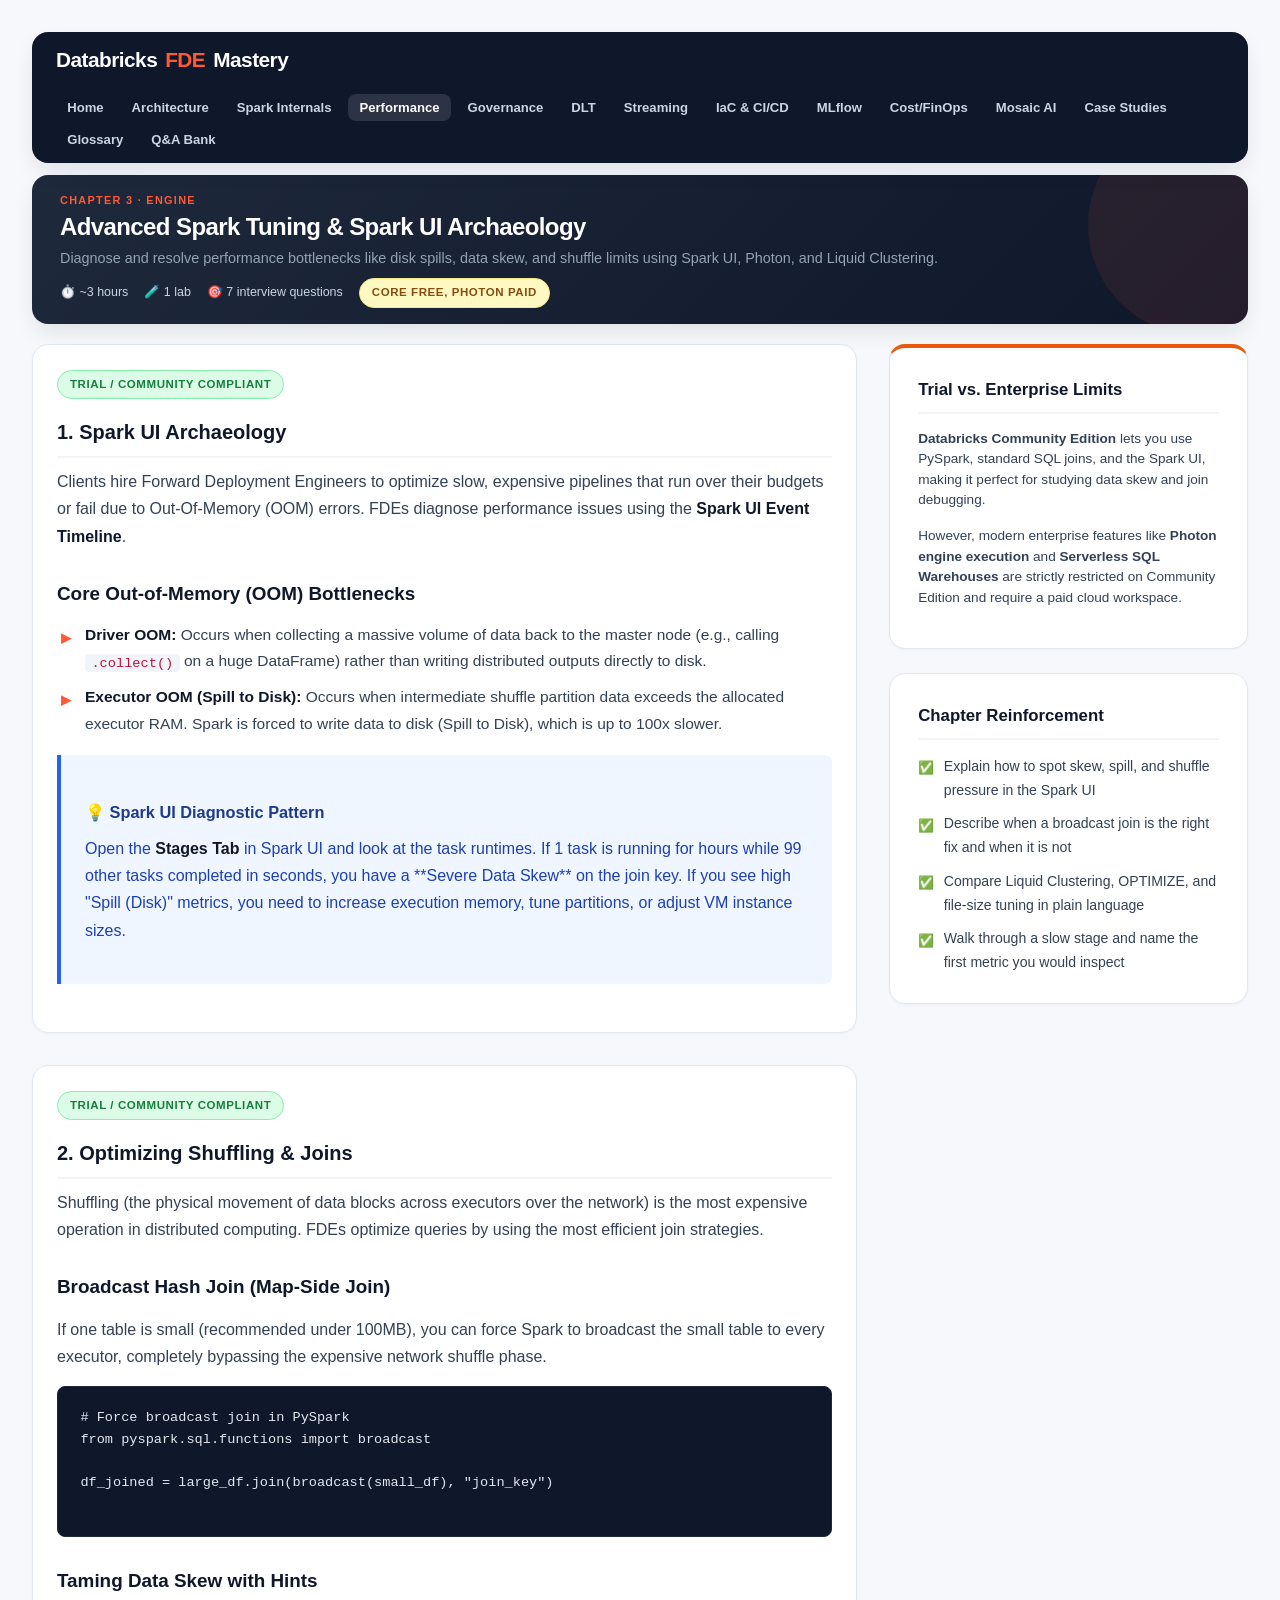
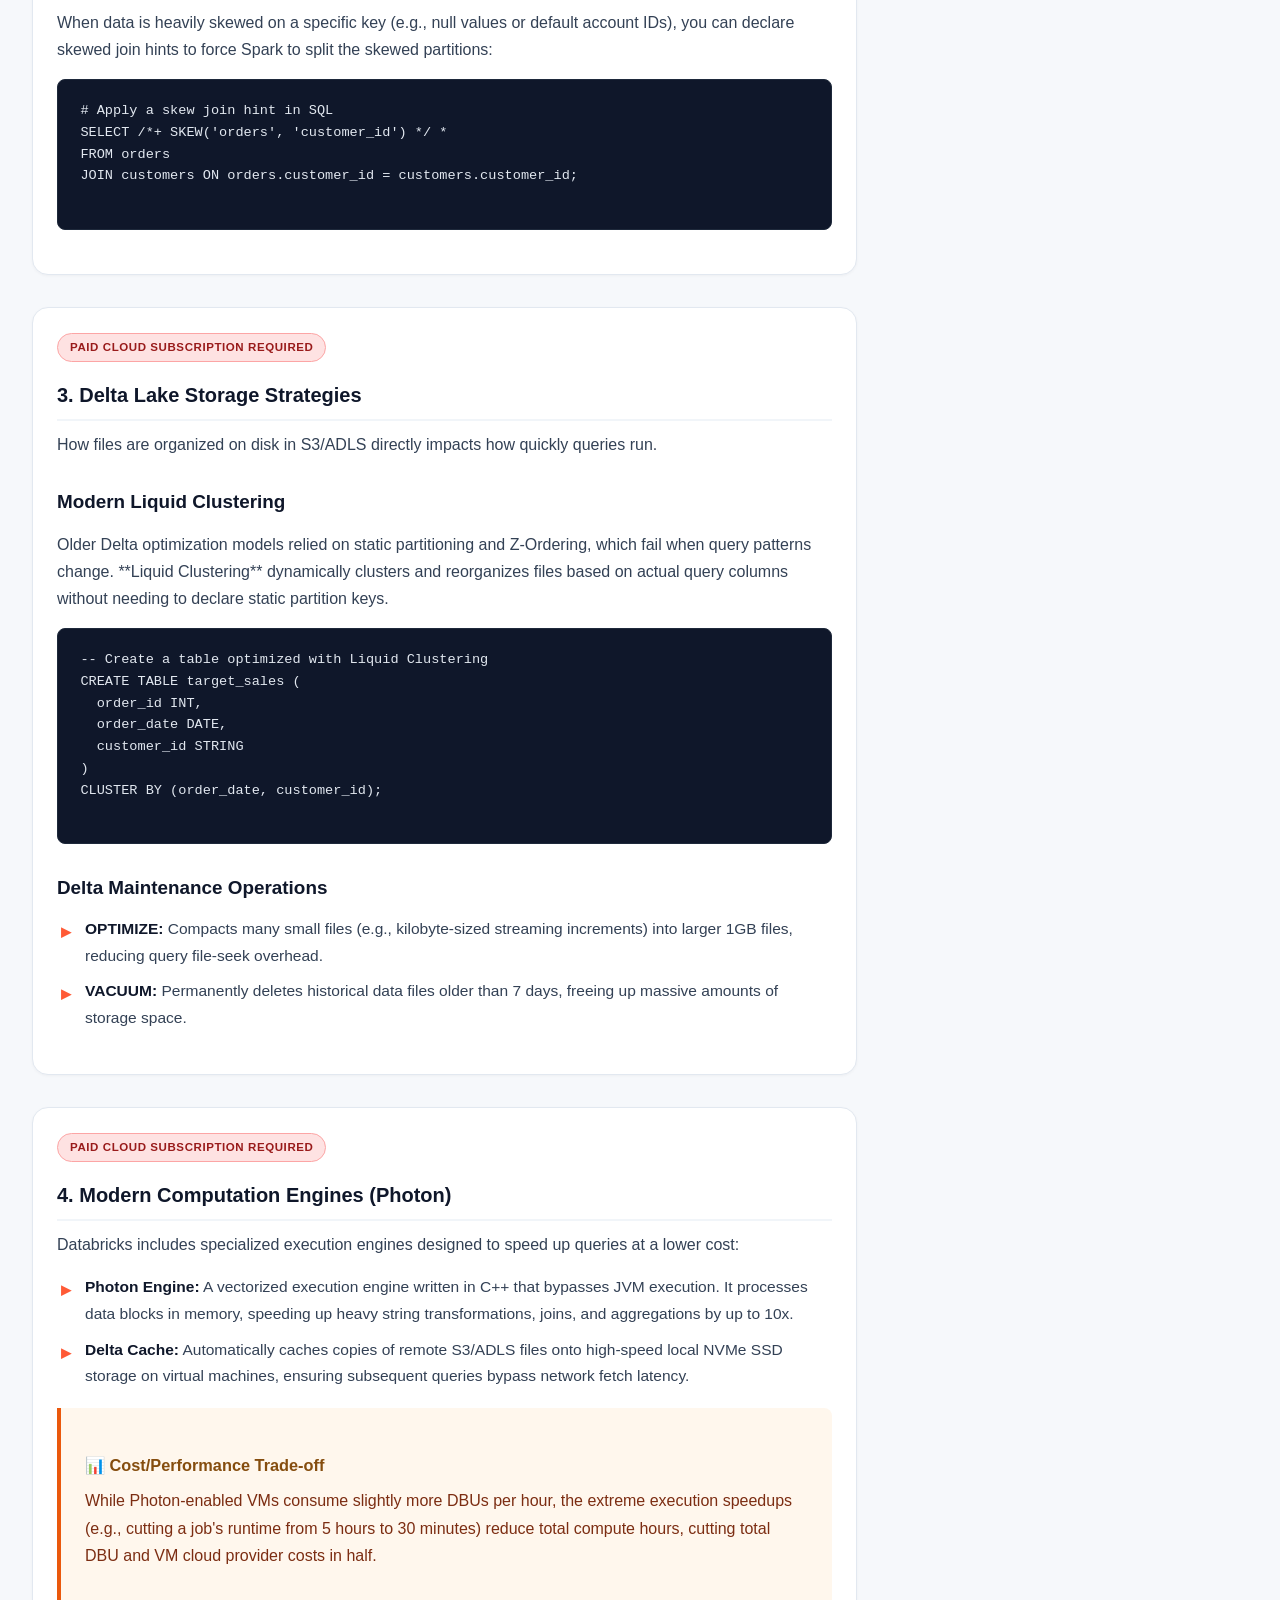
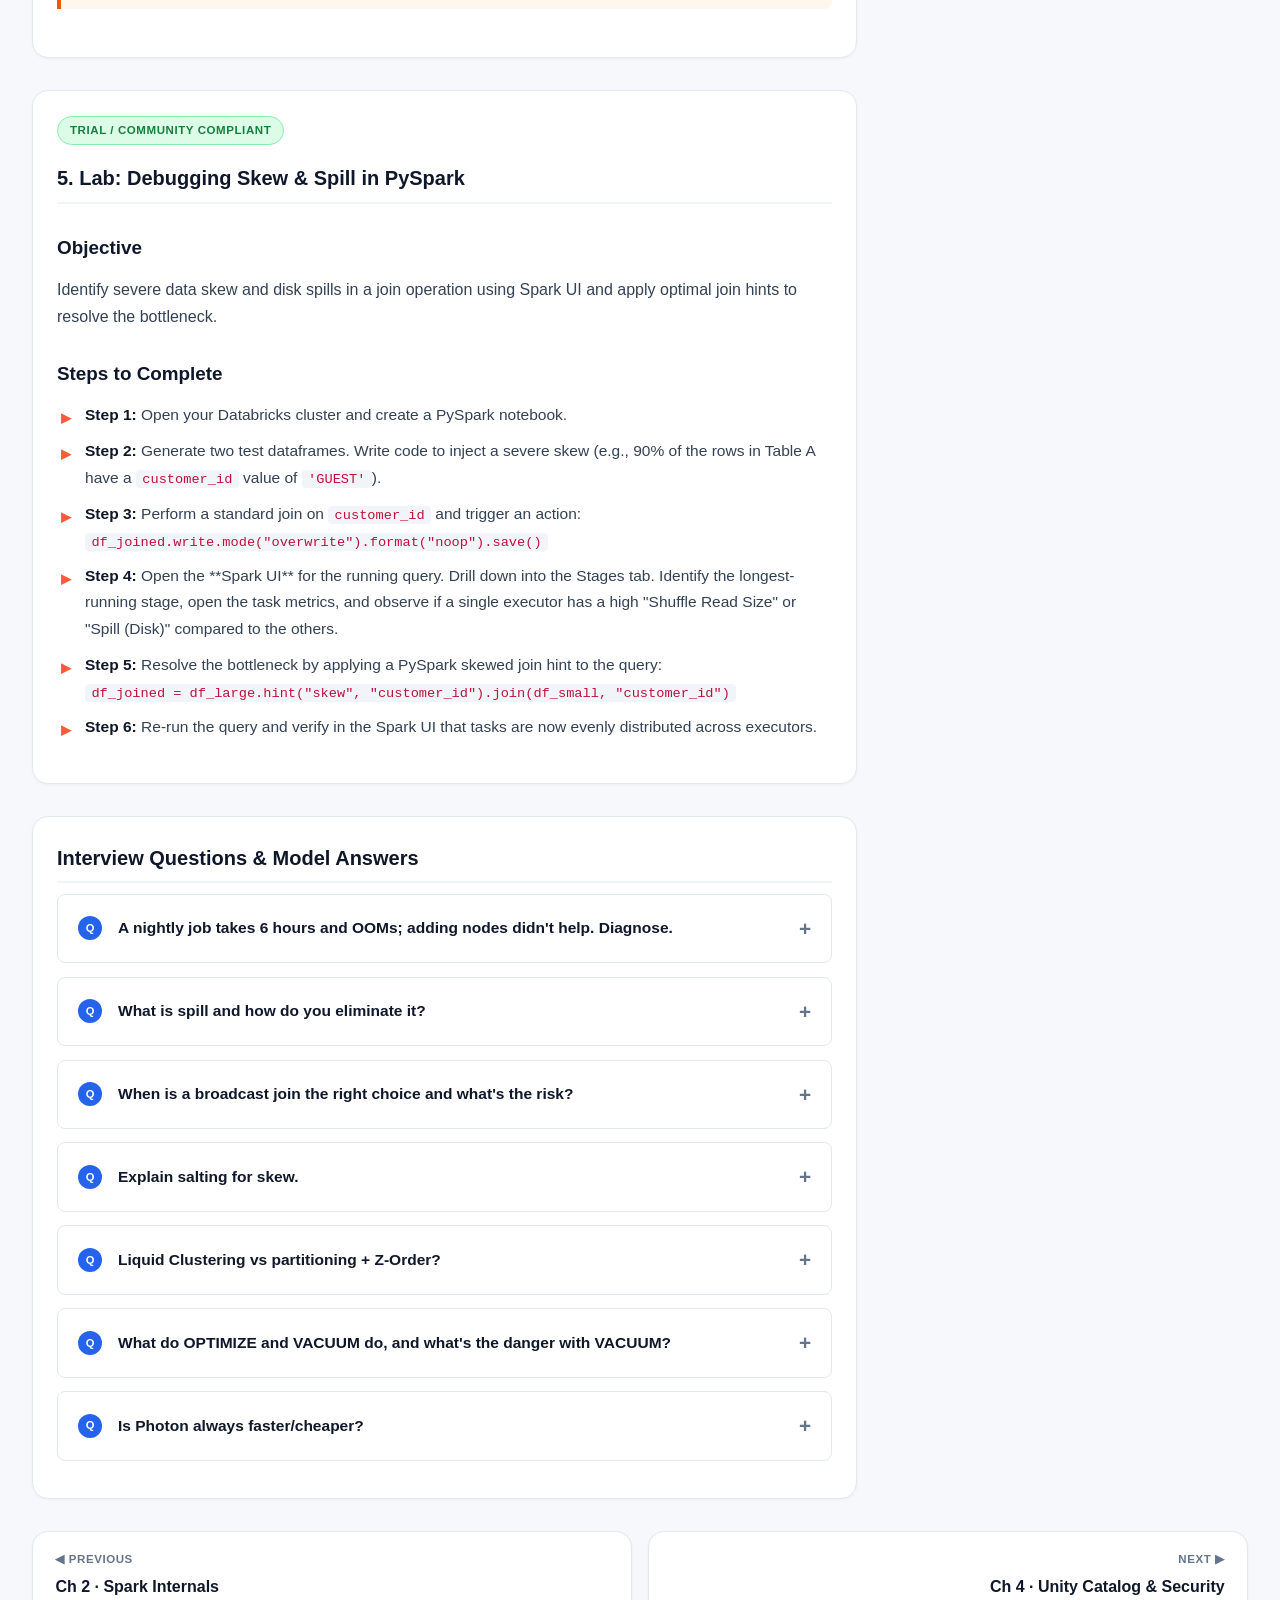
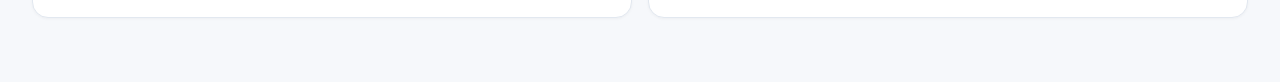
<file: performance_tuning.html>
<!DOCTYPE html>
<html lang="en">

<head>
    <meta charset="UTF-8">
    <meta name="viewport" content="width=device-width, initial-scale=1.0">
    <title>FDE Prep: Performance Tuning & Spark UI</title>
    <link rel="icon" type="image/svg+xml"
        href="data:image/svg+xml,<svg xmlns='http://www.w3.org/2000/svg' viewBox='0 0 100 100'><rect x='10' y='10' width='80' height='80' rx='15' fill='%23ff5a36'/><path d='M30 50 L45 65 L70 35' stroke='white' stroke-width='8' fill='none' stroke-linecap='round' stroke-linejoin='round'/></svg>">
    <style>
        :root {
            --color-bg: #f8fafc;
            --color-card-bg: #ffffff;
            --color-text-primary: #0f172a;
            --color-text-secondary: #334155;
            --color-text-muted: #64748b;
            --color-brand-primary: #ff5a36;
            /* Databricks Orange */
            --color-brand-secondary: #0f172a;
            /* Dark Slate */
            --color-accent-blue: #2563eb;
            --color-accent-teal: #0d9488;
            --color-accent-green: #10b981;
            --color-accent-orange: #ea580c;
            --color-border: #cbd5e1;
            --color-border-light: #e2e8f0;
            --border-radius: 16px;
            --border-radius-sm: 8px;
        }

        * {
            box-sizing: border-box;
            margin: 0;
            padding: 0;
        }

        body {
            font-family: 'Segoe UI', -apple-system, BlinkMacSystemFont, Roboto, sans-serif;
            background-color: var(--color-bg);
            color: var(--color-text-primary);
            line-height: 1.65;
            font-size: 16px;
        }

        .container {
            width: 95%;
            max-width: 1500px;
            margin: 0 auto;
            padding: 2.5rem 0;
        }

        /* Top Navigation Bar */
        .navbar {
            background-color: var(--color-brand-secondary);
            color: #ffffff;
            padding: 1.25rem 2rem;
            border-radius: var(--border-radius);
            margin-bottom: 2rem;
            display: flex;
            justify-content: space-between;
            align-items: center;
            box-shadow: 0 4px 15px rgba(15, 23, 42, 0.15);
            flex-wrap: wrap;
            gap: 1rem;
        }

        .navbar .brand {
            font-size: 1.35rem;
            font-weight: 800;
            letter-spacing: -0.025em;
            display: flex;
            align-items: center;
            gap: 0.5rem;
        }

        .navbar .brand span {
            color: var(--color-brand-primary);
        }

        .nav-links {
            display: flex;
            gap: 1.25rem;
            list-style: none;
            flex-wrap: wrap;
        }

        .nav-links a {
            color: #cbd5e1;
            text-decoration: none;
            font-size: 0.9rem;
            font-weight: 600;
            padding: 0.5rem 0.85rem;
            border-radius: var(--border-radius-sm);
            transition: all 0.2s ease;
        }

        .nav-links a:hover,
        .nav-links a.active {
            color: #ffffff;
            background-color: rgba(255, 255, 255, 0.1);
        }

        /* Content Header */
        .content-header {
            background: linear-gradient(135deg, #1e293b 0%, #0f172a 100%);
            color: #ffffff;
            padding: 2.5rem;
            border-radius: var(--border-radius);
            margin-bottom: 2.5rem;
            box-shadow: 0 10px 25px -5px rgba(15, 23, 42, 0.1);
        }

        .content-header h1 {
            font-size: 2rem;
            font-weight: 800;
            margin-bottom: 0.5rem;
        }

        .content-header p {
            color: #94a3b8;
            font-size: 1.05rem;
        }

        /* Badges */
        .badge {
            display: inline-block;
            padding: 0.25rem 0.75rem;
            border-radius: 9999px;
            font-size: 0.75rem;
            font-weight: 700;
            text-transform: uppercase;
            letter-spacing: 0.05em;
            margin-bottom: 1rem;
        }

        .badge-paid {
            background-color: #fee2e2;
            color: #991b1b;
            border: 1px solid #fca5a5;
        }

        .badge-free {
            background-color: #dcfce7;
            color: #15803d;
            border: 1px solid #86efac;
        }

        /* Standard Content Sections */
        .grid-layout {
            display: grid;
            grid-template-columns: 2.2fr 1fr;
            gap: 2.5rem;
        }

        @media (max-width: 1200px) {
            .grid-layout {
                grid-template-columns: 1fr;
            }
        }

        .main-content {
            display: flex;
            flex-direction: column;
            gap: 2.5rem;
        }

        .section-card {
            background-color: #ffffff;
            border-radius: var(--border-radius);
            border: 1px solid var(--color-border-light);
            padding: 2.5rem;
            box-shadow: 0 1px 3px rgba(0, 0, 0, 0.02);
        }

        .section-card h2 {
            font-size: 1.5rem;
            font-weight: 800;
            color: var(--color-brand-secondary);
            margin-bottom: 1.25rem;
            border-bottom: 2px solid #f1f5f9;
            padding-bottom: 0.5rem;
        }

        .section-card h3 {
            font-size: 1.15rem;
            font-weight: 700;
            color: var(--color-text-primary);
            margin: 1.5rem 0 0.75rem;
        }

        .section-card p {
            font-size: 1rem;
            color: var(--color-text-secondary);
            margin-bottom: 1.25rem;
            line-height: 1.7;
        }

        .section-card ul {
            list-style: none;
            margin-bottom: 1.25rem;
        }

        .section-card ul li {
            position: relative;
            padding-left: 1.5rem;
            margin-bottom: 0.75rem;
            font-size: 0.95rem;
            color: var(--color-text-secondary);
        }

        .section-card ul li::before {
            content: "•";
            color: var(--color-brand-primary);
            font-weight: bold;
            font-size: 1.2rem;
            position: absolute;
            left: 0;
            top: -0.1rem;
        }

        /* Block Callouts */
        .strategy-box {
            background-color: #ecfdf5;
            border-left: 4px solid var(--color-accent-green);
            padding: 1.5rem;
            border-radius: 0 var(--border-radius-sm) var(--border-radius-sm) 0;
            margin-bottom: 1.5rem;
        }

        .strategy-box h4 {
            font-size: 1rem;
            font-weight: 700;
            color: #065f46;
            margin-bottom: 0.5rem;
        }

        .strategy-box p {
            font-size: 0.925rem;
            color: #065f46;
            margin-bottom: 0;
        }

        .decision-box {
            background-color: #f0f9ff;
            border-left: 4px solid var(--color-accent-blue);
            padding: 1.5rem;
            border-radius: 0 var(--border-radius-sm) var(--border-radius-sm) 0;
            margin-bottom: 1.5rem;
        }

        .decision-box h4 {
            font-size: 1rem;
            font-weight: 700;
            color: #0c4a6e;
            margin-bottom: 0.5rem;
        }

        .decision-box p {
            font-size: 0.925rem;
            color: #0c4a6e;
            margin-bottom: 0;
        }

        .pricing-box {
            background-color: #fff7ed;
            border-left: 4px solid var(--color-accent-orange);
            padding: 1.5rem;
            border-radius: 0 var(--border-radius-sm) var(--border-radius-sm) 0;
            margin-bottom: 1.5rem;
        }

        .pricing-box h4 {
            font-size: 1rem;
            font-weight: 700;
            color: #854d0e;
            margin-bottom: 0.5rem;
        }

        .pricing-box p {
            font-size: 0.925rem;
            color: #7c2d12;
            margin-bottom: 0;
        }

        /* Code Block */
        pre {
            background-color: var(--color-brand-secondary);
            color: #e2e8f0;
            padding: 1.25rem;
            border-radius: var(--border-radius-sm);
            font-family: 'Courier New', Courier, monospace;
            font-size: 0.875rem;
            overflow-x: auto;
            margin-bottom: 1.25rem;
            border: 1px solid #334155;
        }

        /* Sidebar Cards */
        .sidebar-panel {
            display: flex;
            flex-direction: column;
            gap: 2rem;
            position: sticky;
            top: 2rem;
        }

        .side-card {
            background-color: #ffffff;
            border-radius: var(--border-radius);
            border: 1px solid var(--color-border-light);
            padding: 2rem;
            box-shadow: 0 1px 3px rgba(0, 0, 0, 0.02);
        }

        .side-card h3 {
            font-size: 1.15rem;
            font-weight: 800;
            color: var(--color-brand-secondary);
            margin-bottom: 1rem;
            border-bottom: 2px solid #f1f5f9;
            padding-bottom: 0.5rem;
        }

        .checklist {
            list-style: none;
            display: flex;
            flex-direction: column;
            gap: 0.75rem;
        }

        .checklist-item {
            display: flex;
            align-items: flex-start;
            gap: 0.5rem;
            font-size: 0.9rem;
            color: var(--color-text-secondary);
        }

        .checklist-item::before {
            content: "⬜";
            font-size: 0.8rem;
            margin-top: 0.15rem;
        }

        .checklist-item.checked::before {
            content: "✅";
        }

        /* Comparison Table */
        table {
            width: 100%;
            border-collapse: collapse;
            margin: 1.5rem 0;
            font-size: 0.9rem;
            border: 1px solid var(--color-border-light);
            border-radius: var(--border-radius-sm);
            overflow: hidden;
        }

        th {
            background-color: #f1f5f9;
            font-weight: 700;
            color: var(--color-brand-secondary);
            text-align: left;
            padding: 0.85rem 1.25rem;
            border-bottom: 2px solid var(--color-border);
        }

        td {
            padding: 0.85rem 1.25rem;
            border-bottom: 1px solid var(--color-border-light);
            color: var(--color-text-secondary);
        }

        tr:last-child td {
            border-bottom: none;
        }
    </style>
    <link rel="stylesheet" href="styles.css">
</head>

<body>

    <div class="container">

        <!-- Navigation Bar -->
        <nav class="navbar">
            <div class="brand">Databricks <span>FDE</span> Mastery</div>
            <ul class="nav-links">
                <li><a href="index.html">Home</a></li>
                <li><a href="architecture_and_pricing.html">Architecture</a></li>
                <li><a href="spark_internals.html">Spark Internals</a></li>
                <li><a href="performance_tuning.html" class="active">Performance</a></li>
                <li><a href="unity_catalog_and_security.html">Governance</a></li>
                <li><a href="delta_live_tables.html">DLT</a></li>
                <li><a href="streaming.html">Streaming</a></li>
                <li><a href="iac_and_ci_cd.html">IaC & CI/CD</a></li>
                <li><a href="mlflow.html">MLflow</a></li>
                <li><a href="cost_governance.html">Cost/FinOps</a></li>
                <li><a href="mosaic_ai.html">Mosaic AI</a></li>
                <li><a href="case_studies.html">Case Studies</a></li>
                <li><a href="glossary.html">Glossary</a></li>
                <li><a href="interview_question_bank.html">Q&A Bank</a></li>
            </ul>
        </nav>

        <!-- Content Header -->
        <header class="content-header">
            <div class="eyebrow">Chapter 3 · Engine</div>
            <h1>Advanced Spark Tuning & Spark UI Archaeology</h1>
            <p>Diagnose and resolve performance bottlenecks like disk spills, data skew, and shuffle limits using Spark
                UI, Photon, and Liquid Clustering.</p>
            <div class="reading-meta"><span>⏱️ ~3 hours</span><span>🧪 1 lab</span><span>🎯 7 interview
                    questions</span><span class="badge badge-mixed" style="margin:0">Core FREE, Photon PAID</span></div>
        </header>

        <!-- Main Layout Split -->
        <div class="grid-layout">

            <!-- Main Column -->
            <main class="main-content">

                <!-- Section 1: Spark UI Archaeology -->
                <section class="section-card">
                    <span class="badge badge-free">Trial / Community Compliant</span>
                    <h2>1. Spark UI Archaeology</h2>
                    <p>
                        Clients hire Forward Deployment Engineers to optimize slow, expensive pipelines that run over
                        their budgets or fail due to Out-Of-Memory (OOM) errors. FDEs diagnose performance issues using
                        the <strong>Spark UI Event Timeline</strong>.
                    </p>

                    <h3>Core Out-of-Memory (OOM) Bottlenecks</h3>
                    <ul>
                        <li><strong>Driver OOM:</strong> Occurs when collecting a massive volume of data back to the
                            master node (e.g., calling <code>.collect()</code> on a huge DataFrame) rather than writing
                            distributed outputs directly to disk.</li>
                        <li><strong>Executor OOM (Spill to Disk):</strong> Occurs when intermediate shuffle partition
                            data exceeds the allocated executor RAM. Spark is forced to write data to disk (Spill to
                            Disk), which is up to 100x slower.</li>
                    </ul>

                    <div class="decision-box">
                        <h4>💡 Spark UI Diagnostic Pattern</h4>
                        <p>
                            Open the <strong>Stages Tab</strong> in Spark UI and look at the task runtimes. If 1 task is
                            running for hours while 99 other tasks completed in seconds, you have a **Severe Data Skew**
                            on the join key. If you see high "Spill (Disk)" metrics, you need to increase execution
                            memory, tune partitions, or adjust VM instance sizes.
                        </p>
                    </div>
                </section>

                <!-- Section 2: Join Optimizations -->
                <section class="section-card">
                    <span class="badge badge-free">Trial / Community Compliant</span>
                    <h2>2. Optimizing Shuffling & Joins</h2>
                    <p>
                        Shuffling (the physical movement of data blocks across executors over the network) is the most
                        expensive operation in distributed computing. FDEs optimize queries by using the most efficient
                        join strategies.
                    </p>

                    <h3>Broadcast Hash Join (Map-Side Join)</h3>
                    <p>
                        If one table is small (recommended under 100MB), you can force Spark to broadcast the small
                        table to every executor, completely bypassing the expensive network shuffle phase.
                    </p>
                    <pre>
# Force broadcast join in PySpark
from pyspark.sql.functions import broadcast

df_joined = large_df.join(broadcast(small_df), "join_key")
                    </pre>

                    <h3>Taming Data Skew with Hints</h3>
                    <p>
                        When data is heavily skewed on a specific key (e.g., null values or default account IDs), you
                        can declare skewed join hints to force Spark to split the skewed partitions:
                    </p>
                    <pre>
# Apply a skew join hint in SQL
SELECT /*+ SKEW('orders', 'customer_id') */ *
FROM orders
JOIN customers ON orders.customer_id = customers.customer_id;
                    </pre>
                </section>

                <!-- Section 3: Delta Lake Storage Architecture -->
                <section class="section-card">
                    <span class="badge badge-paid">Paid Cloud Subscription Required</span>
                    <h2>3. Delta Lake Storage Strategies</h2>
                    <p>
                        How files are organized on disk in S3/ADLS directly impacts how quickly queries run.
                    </p>

                    <h3>Modern Liquid Clustering</h3>
                    <p>
                        Older Delta optimization models relied on static partitioning and Z-Ordering, which fail when
                        query patterns change. **Liquid Clustering** dynamically clusters and reorganizes files based on
                        actual query columns without needing to declare static partition keys.
                    </p>
                    <pre>
-- Create a table optimized with Liquid Clustering
CREATE TABLE target_sales (
  order_id INT,
  order_date DATE,
  customer_id STRING
)
CLUSTER BY (order_date, customer_id);
                    </pre>

                    <h3>Delta Maintenance Operations</h3>
                    <ul>
                        <li><strong>OPTIMIZE:</strong> Compacts many small files (e.g., kilobyte-sized streaming
                            increments) into larger 1GB files, reducing query file-seek overhead.</li>
                        <li><strong>VACUUM:</strong> Permanently deletes historical data files older than 7 days,
                            freeing up massive amounts of storage space.</li>
                    </ul>
                </section>

                <!-- Section 4: Modern Compilation Engines -->
                <section class="section-card">
                    <span class="badge badge-paid">Paid Cloud Subscription Required</span>
                    <h2>4. Modern Computation Engines (Photon)</h2>
                    <p>
                        Databricks includes specialized execution engines designed to speed up queries at a lower cost:
                    </p>
                    <ul>
                        <li><strong>Photon Engine:</strong> A vectorized execution engine written in C++ that bypasses
                            JVM execution. It processes data blocks in memory, speeding up heavy string transformations,
                            joins, and aggregations by up to 10x.</li>
                        <li><strong>Delta Cache:</strong> Automatically caches copies of remote S3/ADLS files onto
                            high-speed local NVMe SSD storage on virtual machines, ensuring subsequent queries bypass
                            network fetch latency.</li>
                    </ul>

                    <div class="pricing-box">
                        <h4>📊 Cost/Performance Trade-off</h4>
                        <p>
                            While Photon-enabled VMs consume slightly more DBUs per hour, the extreme execution speedups
                            (e.g., cutting a job's runtime from 5 hours to 30 minutes) reduce total compute hours,
                            cutting total DBU and VM cloud provider costs in half.
                        </p>
                    </div>
                </section>

                <!-- Section 5: Hands-on Exercise -->
                <section class="section-card">
                    <span class="badge badge-free">Trial / Community Compliant</span>
                    <h2>5. Lab: Debugging Skew & Spill in PySpark</h2>

                    <h3>Objective</h3>
                    <p>Identify severe data skew and disk spills in a join operation using Spark UI and apply optimal
                        join hints to resolve the bottleneck.</p>

                    <h3>Steps to Complete</h3>
                    <ul>
                        <li><strong>Step 1:</strong> Open your Databricks cluster and create a PySpark notebook.</li>
                        <li><strong>Step 2:</strong> Generate two test dataframes. Write code to inject a severe skew
                            (e.g., 90% of the rows in Table A have a <code>customer_id</code> value of
                            <code>'GUEST'</code>).
                        </li>
                        <li><strong>Step 3:</strong> Perform a standard join on <code>customer_id</code> and trigger an
                            action:
                            <br><code>df_joined.write.mode("overwrite").format("noop").save()</code>
                        </li>
                        <li><strong>Step 4:</strong> Open the **Spark UI** for the running query. Drill down into the
                            Stages tab. Identify the longest-running stage, open the task metrics, and observe if a
                            single executor has a high "Shuffle Read Size" or "Spill (Disk)" compared to the others.
                        </li>
                        <li><strong>Step 5:</strong> Resolve the bottleneck by applying a PySpark skewed join hint to
                            the query:
                            <br><code>df_joined = df_large.hint("skew", "customer_id").join(df_small, "customer_id")</code>
                        </li>
                        <li><strong>Step 6:</strong> Re-run the query and verify in the Spark UI that tasks are now
                            evenly distributed across executors.</li>
                    </ul>
                </section>

                <section class="section-card">
                    <h2>Interview Questions & Model Answers</h2>
                    <details class="qa">
                        <summary><span class="q-text">A nightly job takes 6 hours and OOMs; adding nodes didn't help.
                                Diagnose.</span></summary>
                        <div class="qa-body">
                            <div class="tell"><strong>Testing:</strong> the flagship FDE scenario.</div>Adding nodes not
                            helping means it's not a capacity problem — it's skew. In the Spark UI I find the long-pole
                            task in the slow stage, confirm one huge Shuffle Read / Spill on a skewed join key. Fix with
                            AQE skew join or salting, broadcast the small side if applicable, right-size partitions,
                            enable Photon, and OPTIMIZE + liquid-cluster the target. Then I downsize the cluster —
                            typically runtime drops from hours to minutes and node count falls sharply.
                        </div>
                    </details>
                    <details class="qa">
                        <summary><span class="q-text">What is spill and how do you eliminate it?</span></summary>
                        <div class="qa-body">
                            <div class="tell"><strong>Testing:</strong> memory model applied.</div>Spill is a task
                            overflowing execution memory to local disk (10–100× slower), visible in the stage's Spill
                            (Memory/Disk) columns. I reduce partition size (more partitions), fix skew so no task is
                            oversized, remove needless wide ops, cache less, or move to memory-optimized VMs, then
                            confirm spill hits zero.
                        </div>
                    </details>
                    <details class="qa">
                        <summary><span class="q-text">When is a broadcast join the right choice and what's the
                                risk?</span></summary>
                        <div class="qa-body">
                            <div class="tell"><strong>Testing:</strong> join strategy judgement.</div>When one side is
                            small (~under 100MB) it can be broadcast to every executor, skipping the shuffle entirely —
                            huge win for large×small joins. The risk is broadcasting something too big, which OOMs the
                            executors; AQE now auto-converts when a side proves small at runtime.
                        </div>
                    </details>
                    <details class="qa">
                        <summary><span class="q-text">Explain salting for skew.</span></summary>
                        <div class="qa-body">
                            <div class="tell"><strong>Testing:</strong> hands-on skew fix.</div>I append a random salt
                            (0..N) to the skewed key on both sides so the hot key is split across N partitions/tasks
                            instead of one, then aggregate away the salt. It manually achieves what AQE skew-join does
                            automatically, and I still use it for extreme, known skew.
                        </div>
                    </details>
                    <details class="qa">
                        <summary><span class="q-text">Liquid Clustering vs partitioning + Z-Order?</span></summary>
                        <div class="qa-body">
                            <div class="tell"><strong>Testing:</strong> current Delta best practice.</div>Static
                            partitioning is brittle (bad cardinality choices, small-file explosions) and Z-Order is a
                            periodic rewrite. Liquid clustering dynamically organizes files by the columns actually
                            queried, adapts as query patterns change, and avoids the partition-column trap — it's the
                            recommended default now.
                        </div>
                    </details>
                    <details class="qa">
                        <summary><span class="q-text">What do OPTIMIZE and VACUUM do, and what's the danger with
                                VACUUM?</span></summary>
                        <div class="qa-body">
                            <div class="tell"><strong>Testing:</strong> Delta maintenance.</div>OPTIMIZE compacts many
                            small files into right-sized ones (fewer file seeks); VACUUM deletes unreferenced files
                            older than the retention window (default 7 days). Danger: vacuuming below the retention
                            breaks time travel and can corrupt readers/concurrent writers relying on old files, so I
                            never shorten retention casually.
                        </div>
                    </details>
                    <details class="qa">
                        <summary><span class="q-text">Is Photon always faster/cheaper?</span></summary>
                        <div class="qa-body">
                            <div class="tell"><strong>Testing:</strong> nuance + cost.</div>For CPU-bound SQL/ETL,
                            usually yes: higher DBU/hr but shorter runtime lowers total cost. For light or heavily
                            Python-UDF workloads it may not engage, so I benchmark on the real workload rather than
                            assume.
                        </div>
                    </details>
                </section>

            </main>

            <!-- Sidebar -->
            <aside class="sidebar-panel">

                <!-- Free vs Paid Warning -->
                <div class="side-card" style="border-top: 4px solid var(--color-accent-orange);">
                    <h3>Trial vs. Enterprise Limits</h3>
                    <p
                        style="font-size: 0.85rem; color: var(--color-text-secondary); line-height: 1.5; margin-bottom: 1rem;">
                        <strong>Databricks Community Edition</strong> lets you use PySpark, standard SQL joins, and the
                        Spark UI, making it perfect for studying data skew and join debugging.
                    </p>
                    <p style="font-size: 0.85rem; color: var(--color-text-secondary); line-height: 1.5;">
                        However, modern enterprise features like <strong>Photon engine execution</strong> and
                        <strong>Serverless SQL Warehouses</strong> are strictly restricted on Community Edition and
                        require a paid cloud workspace.
                    </p>
                </div>

                <!-- Next Steps Checklist -->
                <div class="side-card">
                    <h3>Chapter Reinforcement</h3>
                    <ul class="checklist">
                        <li class="checklist-item checked">Explain how to spot skew, spill, and shuffle pressure in the
                            Spark UI</li>
                        <li class="checklist-item checked">Describe when a broadcast join is the right fix and when it
                            is not
                        </li>
                        <li class="checklist-item checked">Compare Liquid Clustering, OPTIMIZE, and file-size tuning in
                            plain
                            language</li>
                        <li class="checklist-item checked">Walk through a slow stage and name the first metric you would
                            inspect
                        </li>
                    </ul>
                </div>

            </aside>

        </div>

        <div class="page-nav">
            <a href="spark_internals.html">
                <div class="dir">◀ Previous</div>
                <div class="pg-title">Ch 2 · Spark Internals</div>
            </a>
            <a class="next" href="unity_catalog_and_security.html">
                <div class="dir">Next ▶</div>
                <div class="pg-title">Ch 4 · Unity Catalog & Security</div>
            </a>
        </div>

    </div>

</body>

</html>
</file>
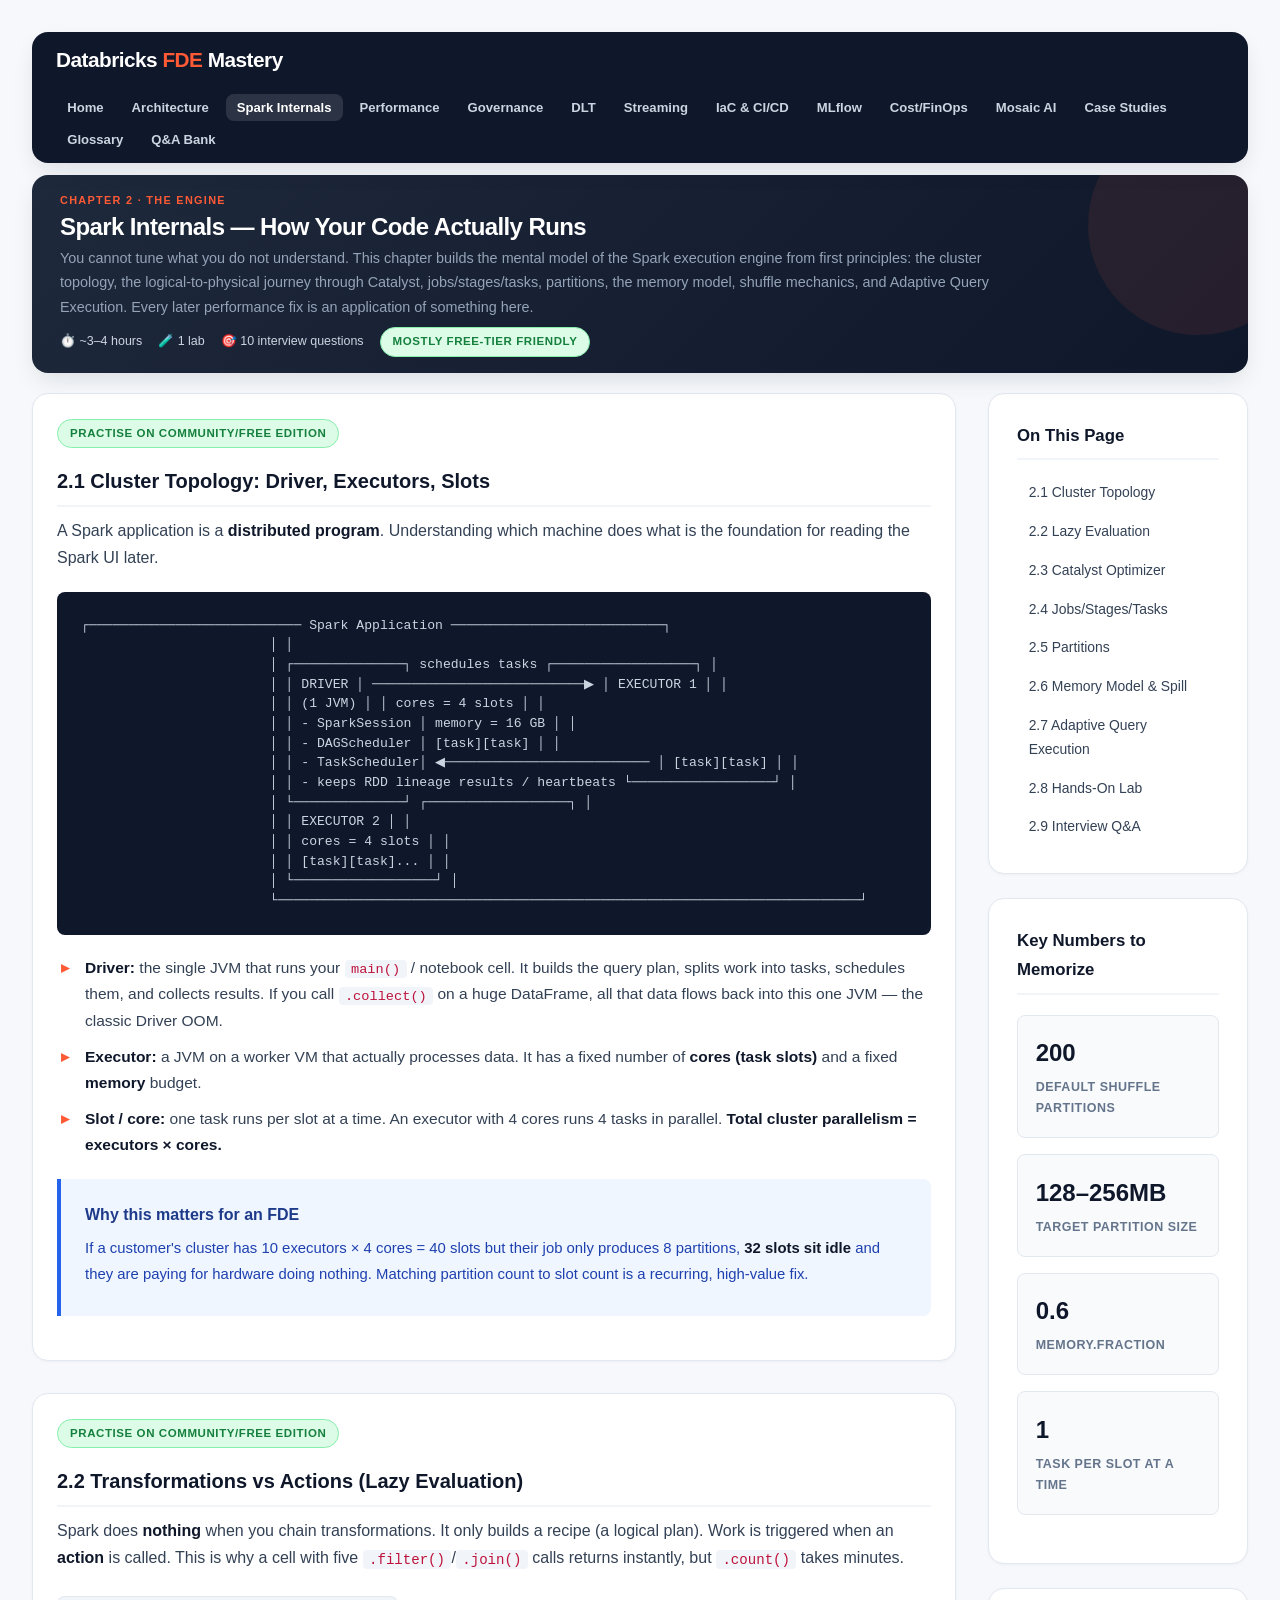
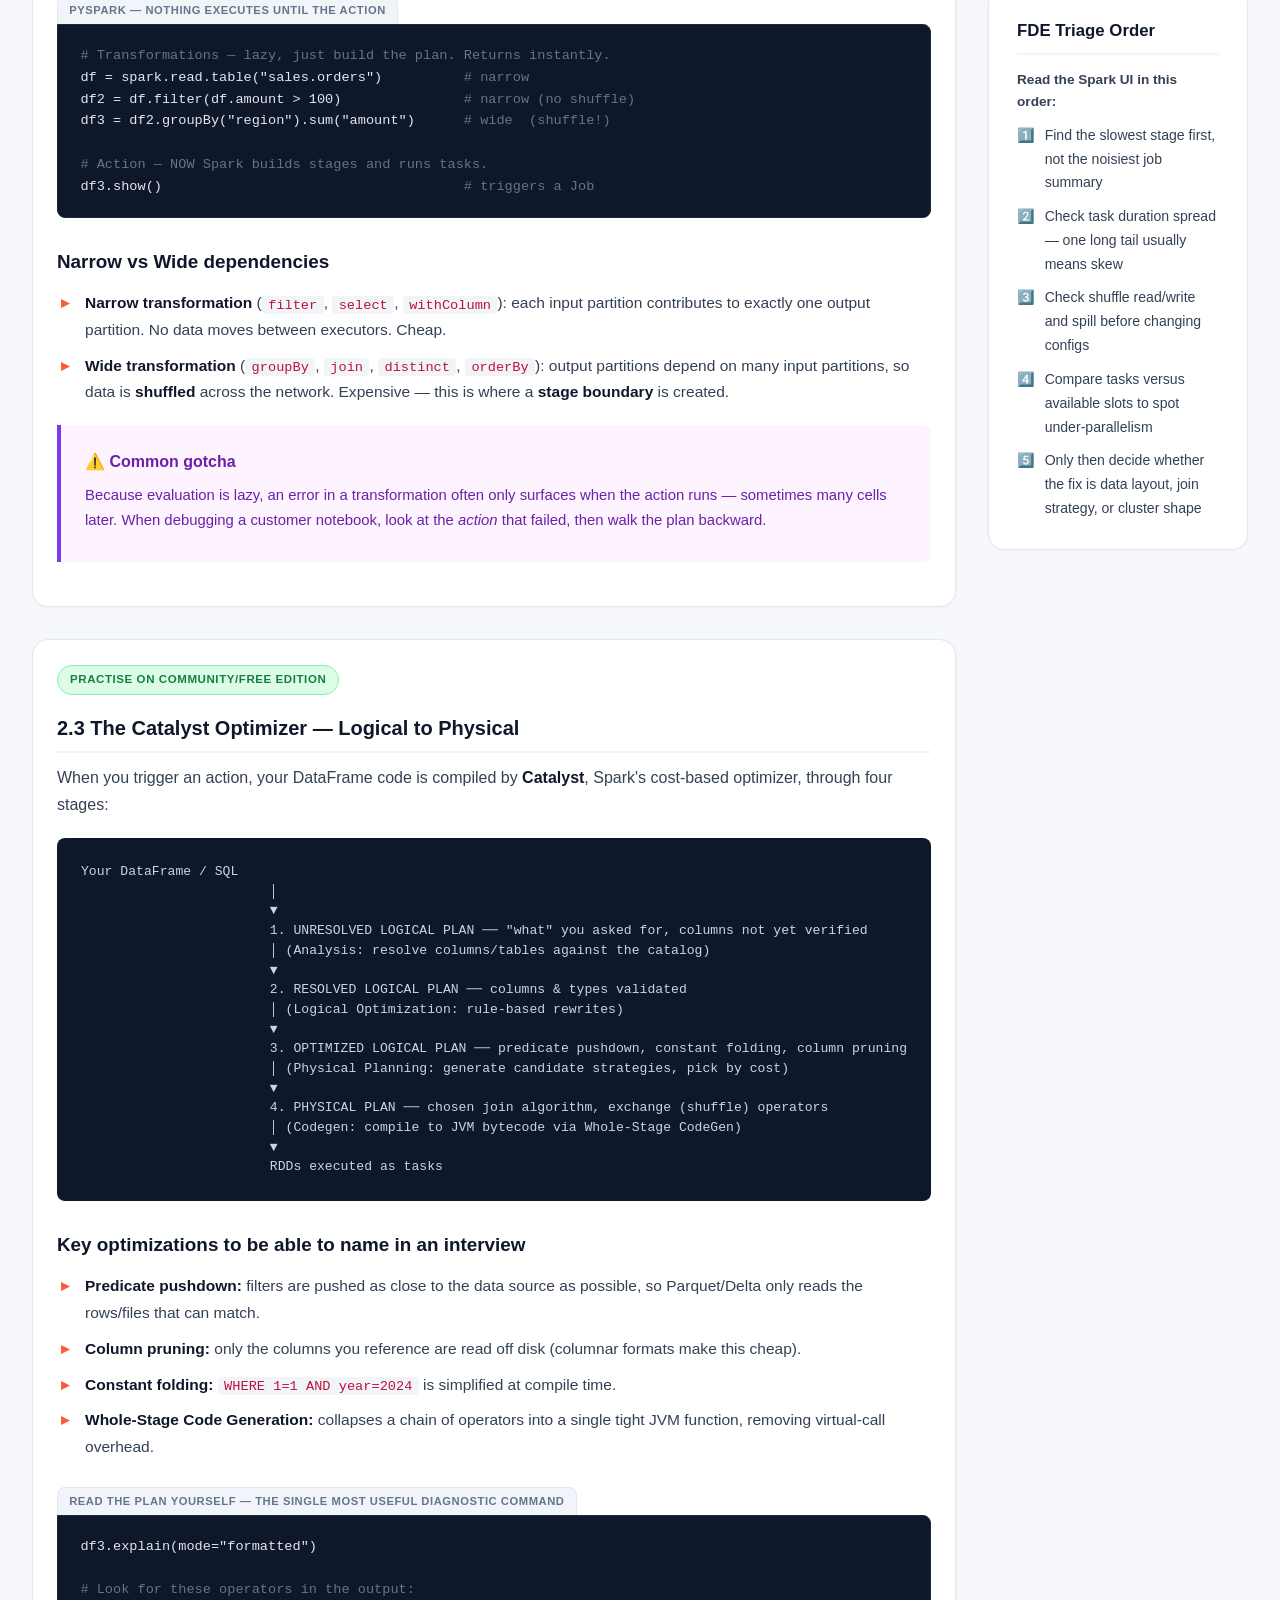
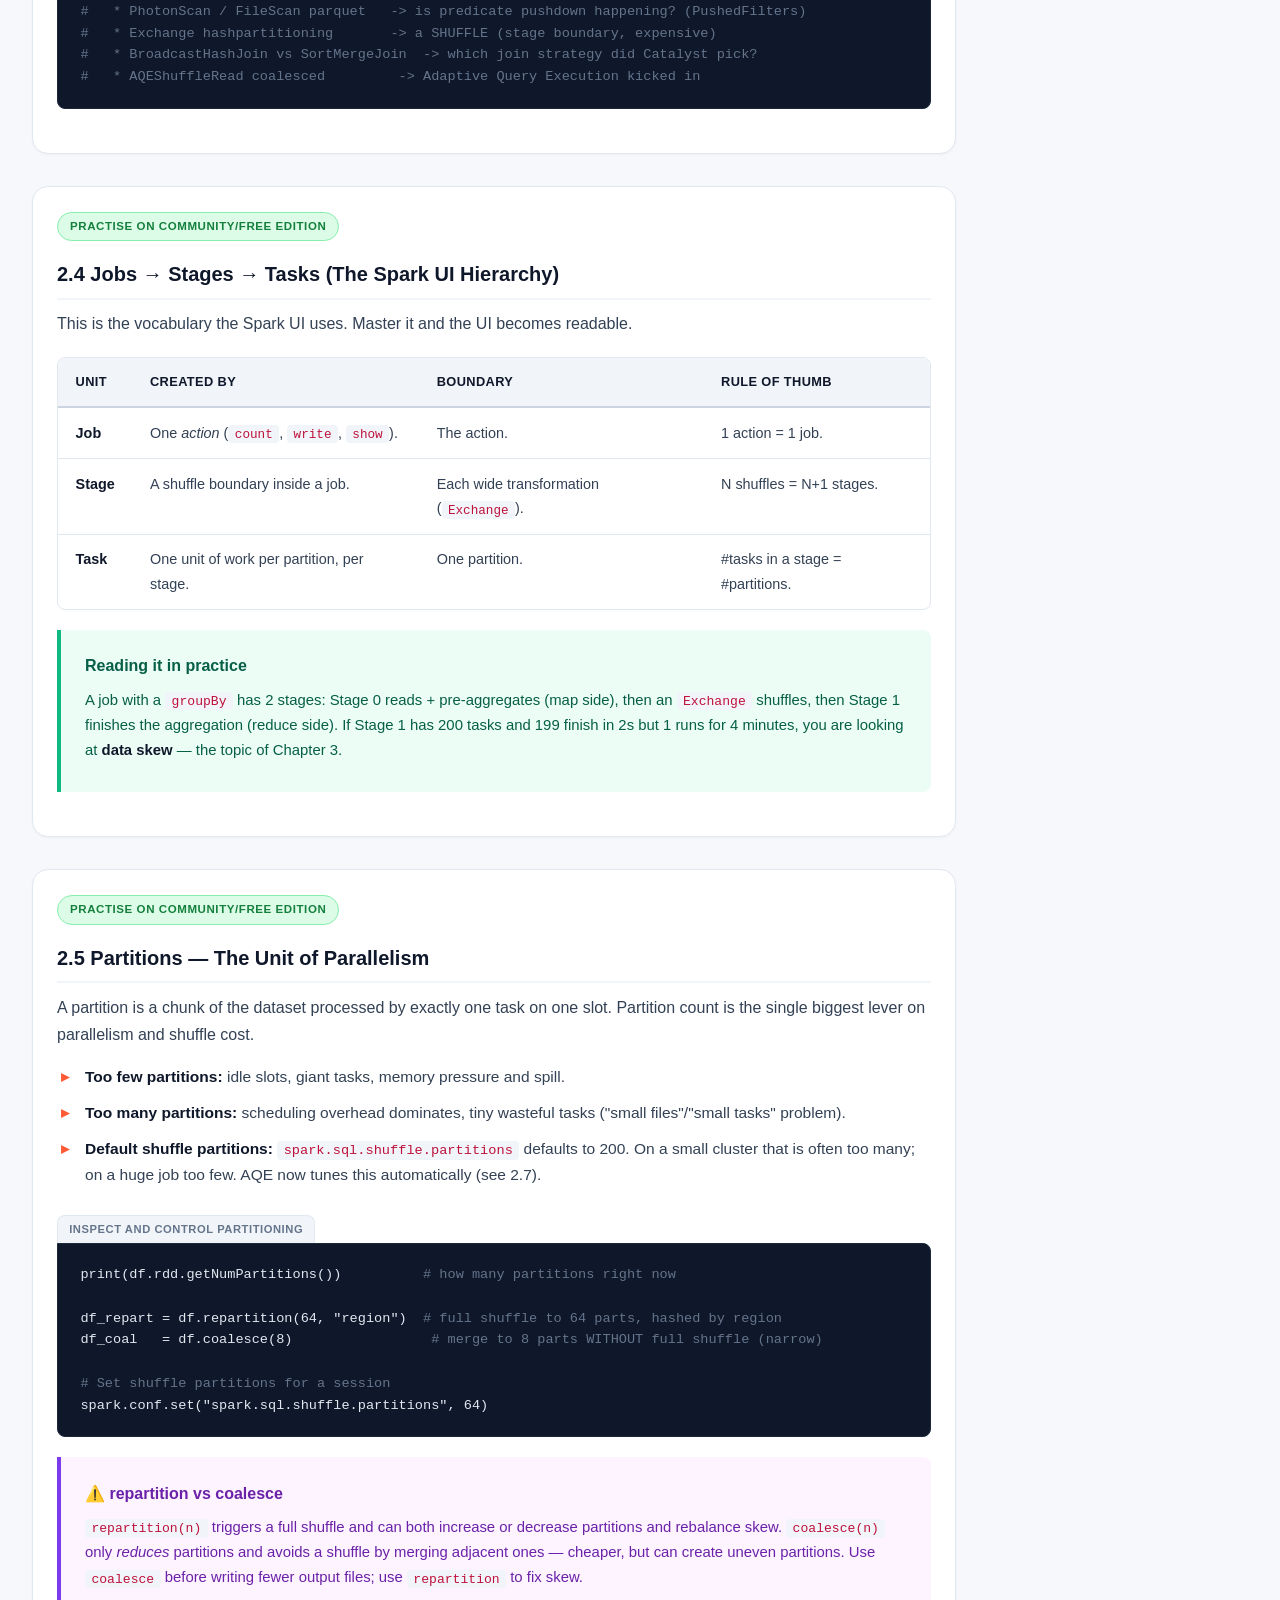
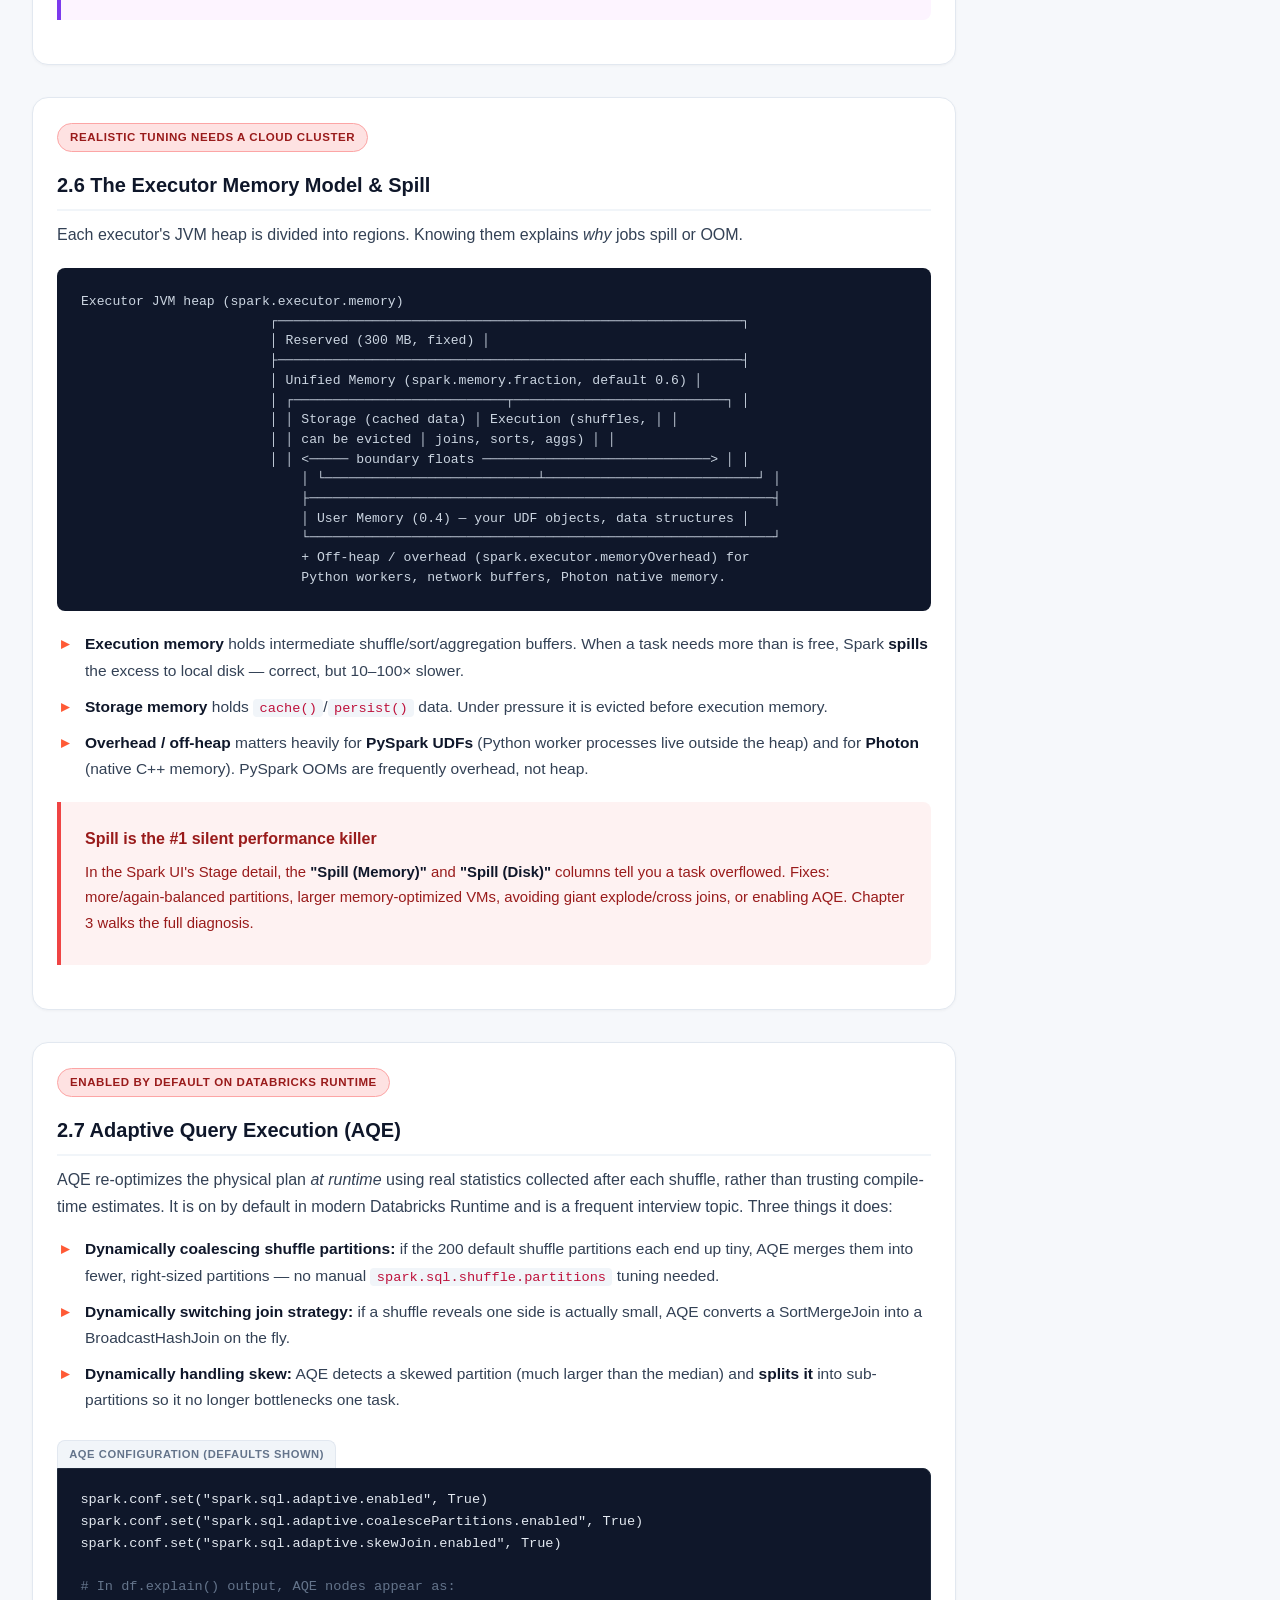
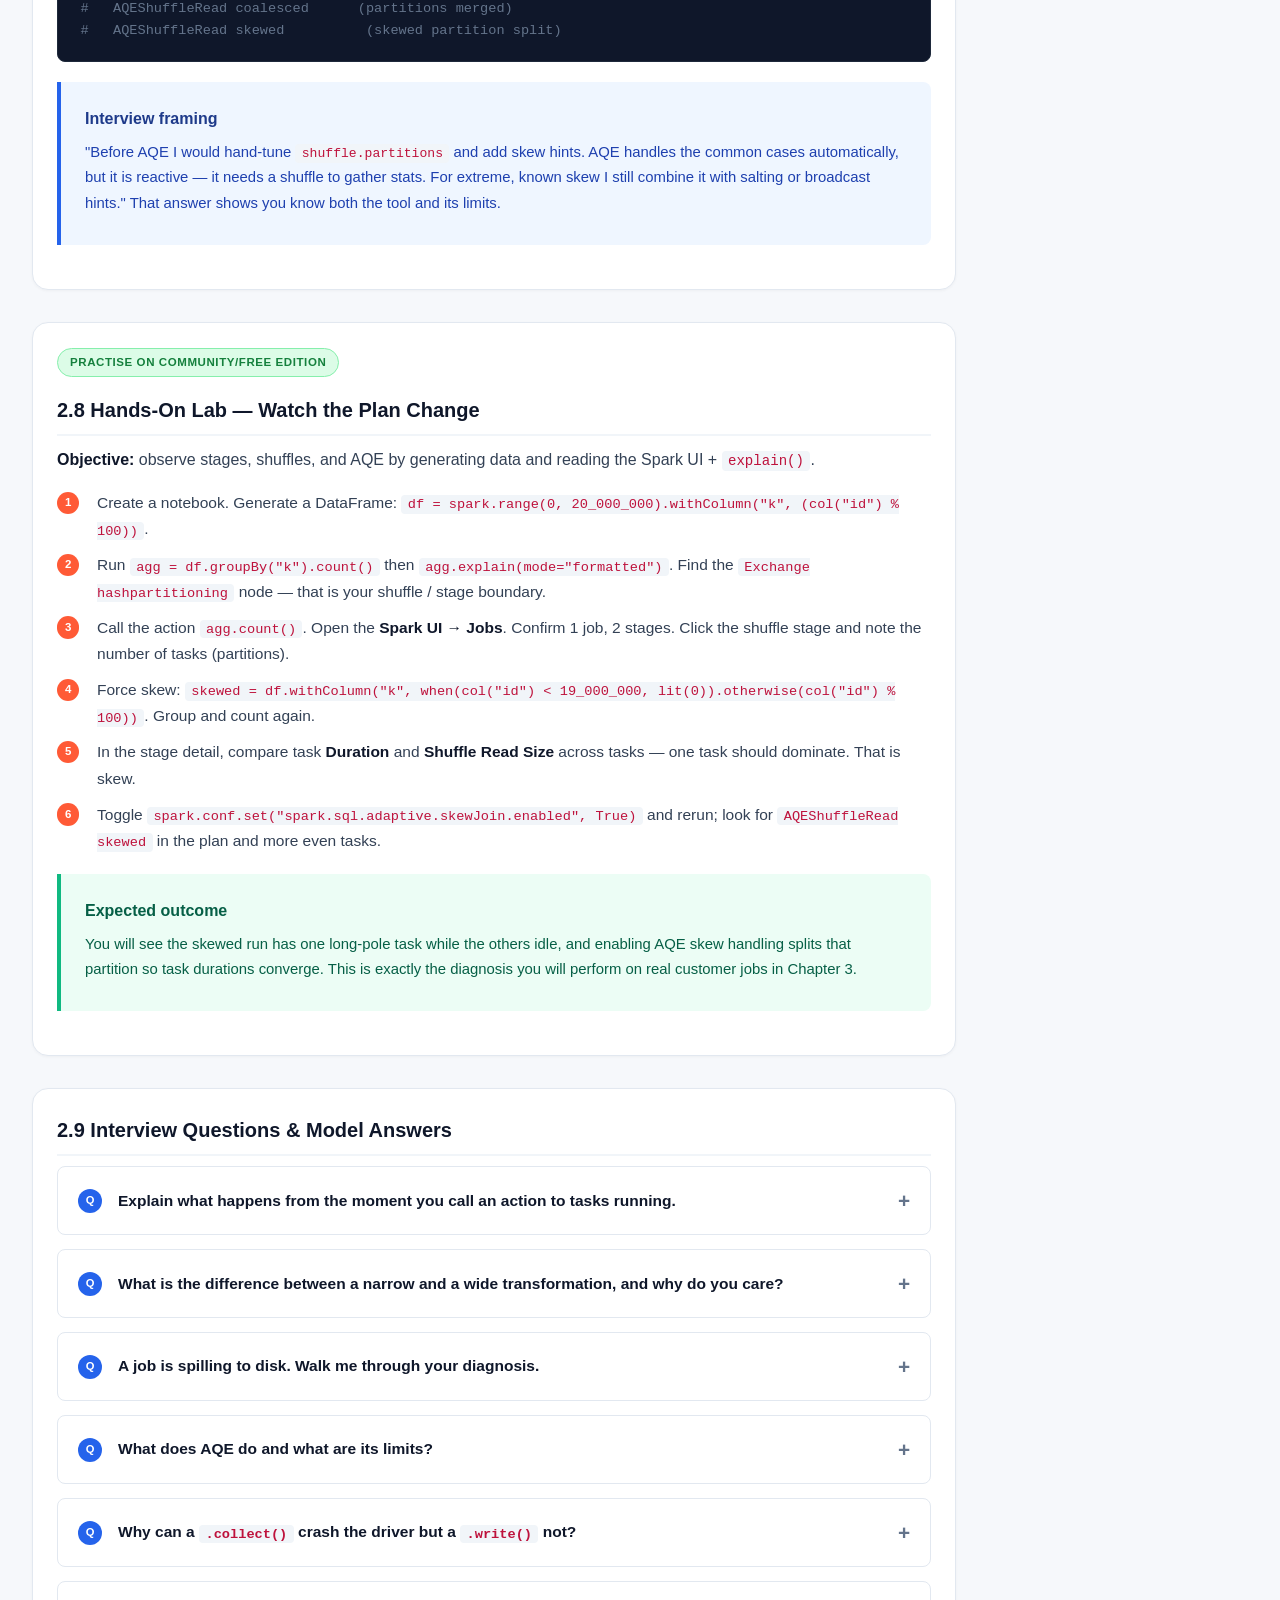
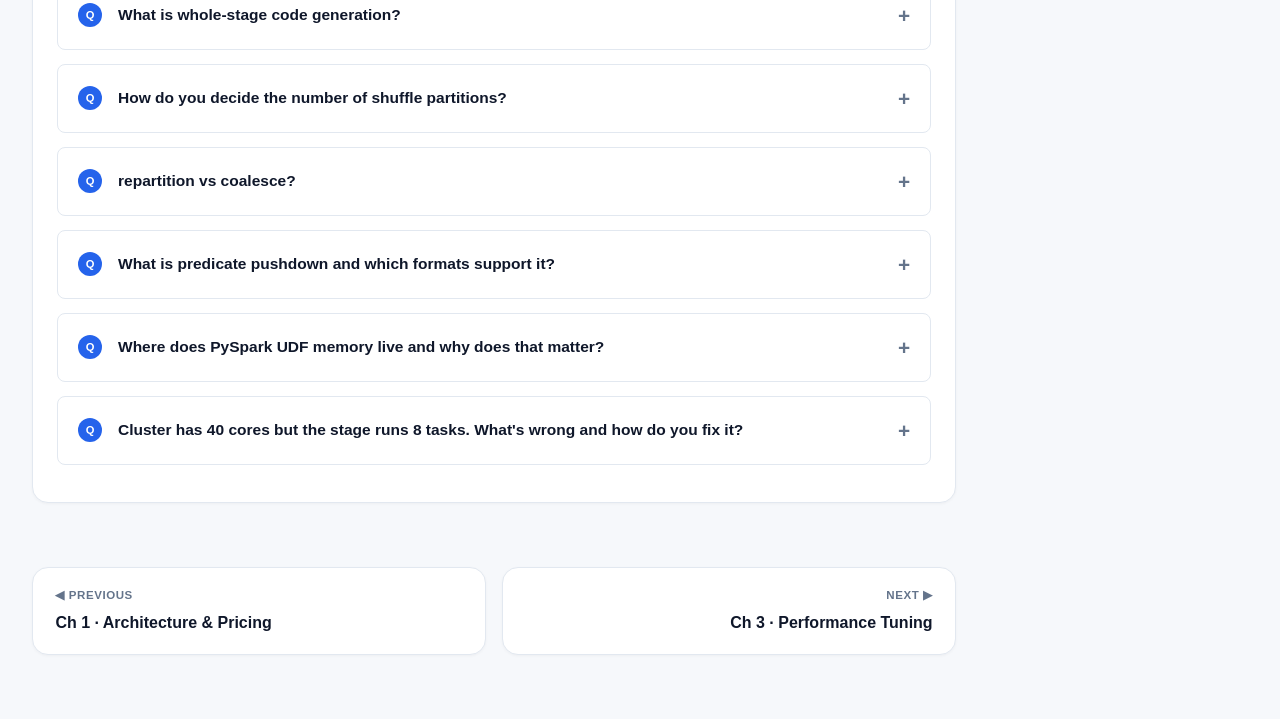
<file: spark_internals.html>
<!DOCTYPE html>
<html lang="en">

<head>
    <meta charset="UTF-8">
    <meta name="viewport" content="width=device-width, initial-scale=1.0">
    <title>Ch 2 · Spark Internals — Databricks FDE Mastery</title>
    <link rel="icon" type="image/svg+xml"
        href="data:image/svg+xml,<svg xmlns='http://www.w3.org/2000/svg' viewBox='0 0 100 100'><rect x='10' y='10' width='80' height='80' rx='15' fill='%23ff5a36'/><path d='M30 50 L45 65 L70 35' stroke='white' stroke-width='8' fill='none' stroke-linecap='round' stroke-linejoin='round'/></svg>">
    <link rel="stylesheet" href="styles.css">
</head>

<body>
    <div class="container">

        <nav class="navbar">
            <div class="brand">Databricks <span>FDE</span> Mastery</div>
            <ul class="nav-links">
                <li><a href="index.html">Home</a></li>
                <li><a href="architecture_and_pricing.html">Architecture</a></li>
                <li><a href="spark_internals.html" class="active">Spark Internals</a></li>
                <li><a href="performance_tuning.html">Performance</a></li>
                <li><a href="unity_catalog_and_security.html">Governance</a></li>
                <li><a href="delta_live_tables.html">DLT</a></li>
                <li><a href="streaming.html">Streaming</a></li>
                <li><a href="iac_and_ci_cd.html">IaC & CI/CD</a></li>
                <li><a href="mlflow.html">MLflow</a></li>
                <li><a href="cost_governance.html">Cost/FinOps</a></li>
                <li><a href="mosaic_ai.html">Mosaic AI</a></li>
                <li><a href="case_studies.html">Case Studies</a></li>
                <li><a href="glossary.html">Glossary</a></li>
                <li><a href="interview_question_bank.html">Q&A Bank</a></li>
            </ul>
        </nav>

        <header class="content-header">
            <div class="eyebrow">Chapter 2 · The Engine</div>
            <h1>Spark Internals — How Your Code Actually Runs</h1>
            <p>You cannot tune what you do not understand. This chapter builds the mental model of the Spark execution
                engine from first principles: the cluster topology, the logical-to-physical journey through Catalyst,
                jobs/stages/tasks, partitions, the memory model, shuffle mechanics, and Adaptive Query Execution. Every
                later performance fix is an application of something here.</p>
            <div class="reading-meta"><span>⏱️ ~3–4 hours</span><span>🧪 1 lab</span><span>🎯 10 interview
                    questions</span><span class="badge badge-free" style="margin:0">Mostly FREE-tier friendly</span>
            </div>
        </header>

        <div class="grid-layout">
            <main class="main-content">

                <section class="section-card anchor-offset" id="topology">
                    <span class="badge badge-free">Practise on Community/Free Edition</span>
                    <h2>2.1 Cluster Topology: Driver, Executors, Slots</h2>
                    <p>A Spark application is a <strong>distributed program</strong>. Understanding which machine does
                        what is the foundation for reading the Spark UI later.</p>
                    <div class="diagram">┌─────────────────────────── Spark Application ───────────────────────────┐
                        │ │
                        │ ┌──────────────┐ schedules tasks ┌──────────────────┐ │
                        │ │ DRIVER │ ───────────────────────────▶ │ EXECUTOR 1 │ │
                        │ │ (1 JVM) │ │ cores = 4 slots │ │
                        │ │ - SparkSession │ memory = 16 GB │ │
                        │ │ - DAGScheduler │ [task][task] │ │
                        │ │ - TaskScheduler│ ◀────────────────────────── │ [task][task] │ │
                        │ │ - keeps RDD lineage results / heartbeats └──────────────────┘ │
                        │ └──────────────┘ ┌──────────────────┐ │
                        │ │ EXECUTOR 2 │ │
                        │ │ cores = 4 slots │ │
                        │ │ [task][task]... │ │
                        │ └──────────────────┘ │
                        └──────────────────────────────────────────────────────────────────────────┘</div>
                    <ul>
                        <li><strong>Driver:</strong> the single JVM that runs your <code>main()</code> / notebook cell.
                            It builds the query plan, splits work into tasks, schedules them, and collects results. If
                            you call <code>.collect()</code> on a huge DataFrame, all that data flows back into this one
                            JVM — the classic Driver OOM.</li>
                        <li><strong>Executor:</strong> a JVM on a worker VM that actually processes data. It has a fixed
                            number of <strong>cores (task slots)</strong> and a fixed <strong>memory</strong> budget.
                        </li>
                        <li><strong>Slot / core:</strong> one task runs per slot at a time. An executor with 4 cores
                            runs 4 tasks in parallel. <strong>Total cluster parallelism = executors × cores.</strong>
                        </li>
                    </ul>
                    <div class="box decision-box">
                        <h4>Why this matters for an FDE</h4>
                        <p>If a customer's cluster has 10 executors × 4 cores = 40 slots but their job only produces 8
                            partitions, <strong>32 slots sit idle</strong> and they are paying for hardware doing
                            nothing. Matching partition count to slot count is a recurring, high-value fix.</p>
                    </div>
                </section>

                <section class="section-card anchor-offset" id="lazy">
                    <span class="badge badge-free">Practise on Community/Free Edition</span>
                    <h2>2.2 Transformations vs Actions (Lazy Evaluation)</h2>
                    <p>Spark does <strong>nothing</strong> when you chain transformations. It only builds a recipe (a
                        logical plan). Work is triggered when an <strong>action</strong> is called. This is why a cell
                        with five <code>.filter()</code>/<code>.join()</code> calls returns instantly, but
                        <code>.count()</code> takes minutes.
                    </p>
                    <div class="code-label">PySpark — nothing executes until the action</div>
                    <pre><code><span class="comment"># Transformations — lazy, just build the plan. Returns instantly.</span>
df = spark.read.table("sales.orders")          <span class="comment"># narrow</span>
df2 = df.filter(df.amount > 100)               <span class="comment"># narrow (no shuffle)</span>
df3 = df2.groupBy("region").sum("amount")      <span class="comment"># wide  (shuffle!)</span>

<span class="comment"># Action — NOW Spark builds stages and runs tasks.</span>
df3.show()                                     <span class="comment"># triggers a Job</span></code></pre>
                    <h3>Narrow vs Wide dependencies</h3>
                    <ul>
                        <li><strong>Narrow transformation</strong> (<code>filter</code>, <code>select</code>,
                            <code>withColumn</code>): each input partition contributes to exactly one output partition.
                            No data moves between executors. Cheap.
                        </li>
                        <li><strong>Wide transformation</strong> (<code>groupBy</code>, <code>join</code>,
                            <code>distinct</code>, <code>orderBy</code>): output partitions depend on many input
                            partitions, so data is <strong>shuffled</strong> across the network. Expensive — this is
                            where a <strong>stage boundary</strong> is created.
                        </li>
                    </ul>
                    <div class="box gotcha-box">
                        <h4>⚠️ Common gotcha</h4>
                        <p>Because evaluation is lazy, an error in a transformation often only surfaces when the action
                            runs — sometimes many cells later. When debugging a customer notebook, look at the
                            <em>action</em> that failed, then walk the plan backward.
                        </p>
                    </div>
                </section>

                <section class="section-card anchor-offset" id="catalyst">
                    <span class="badge badge-free">Practise on Community/Free Edition</span>
                    <h2>2.3 The Catalyst Optimizer — Logical to Physical</h2>
                    <p>When you trigger an action, your DataFrame code is compiled by <strong>Catalyst</strong>, Spark's
                        cost-based optimizer, through four stages:</p>
                    <div class="diagram">Your DataFrame / SQL
                        │
                        ▼
                        1. UNRESOLVED LOGICAL PLAN ── "what" you asked for, columns not yet verified
                        │ (Analysis: resolve columns/tables against the catalog)
                        ▼
                        2. RESOLVED LOGICAL PLAN ── columns & types validated
                        │ (Logical Optimization: rule-based rewrites)
                        ▼
                        3. OPTIMIZED LOGICAL PLAN ── predicate pushdown, constant folding, column pruning
                        │ (Physical Planning: generate candidate strategies, pick by cost)
                        ▼
                        4. PHYSICAL PLAN ── chosen join algorithm, exchange (shuffle) operators
                        │ (Codegen: compile to JVM bytecode via Whole-Stage CodeGen)
                        ▼
                        RDDs executed as tasks</div>
                    <h3>Key optimizations to be able to name in an interview</h3>
                    <ul>
                        <li><strong>Predicate pushdown:</strong> filters are pushed as close to the data source as
                            possible, so Parquet/Delta only reads the rows/files that can match.</li>
                        <li><strong>Column pruning:</strong> only the columns you reference are read off disk (columnar
                            formats make this cheap).</li>
                        <li><strong>Constant folding:</strong> <code>WHERE 1=1 AND year=2024</code> is simplified at
                            compile time.</li>
                        <li><strong>Whole-Stage Code Generation:</strong> collapses a chain of operators into a single
                            tight JVM function, removing virtual-call overhead.</li>
                    </ul>
                    <div class="code-label">Read the plan yourself — the single most useful diagnostic command</div>
                    <pre><code>df3.explain(mode="formatted")

<span class="comment"># Look for these operators in the output:</span>
<span class="comment">#   * PhotonScan / FileScan parquet   -> is predicate pushdown happening? (PushedFilters)</span>
<span class="comment">#   * Exchange hashpartitioning       -> a SHUFFLE (stage boundary, expensive)</span>
<span class="comment">#   * BroadcastHashJoin vs SortMergeJoin  -> which join strategy did Catalyst pick?</span>
<span class="comment">#   * AQEShuffleRead coalesced         -> Adaptive Query Execution kicked in</span></code></pre>
                </section>

                <section class="section-card anchor-offset" id="jobs">
                    <span class="badge badge-free">Practise on Community/Free Edition</span>
                    <h2>2.4 Jobs → Stages → Tasks (The Spark UI Hierarchy)</h2>
                    <p>This is the vocabulary the Spark UI uses. Master it and the UI becomes readable.</p>
                    <div class="table-scroll">
                        <table>
                            <thead>
                                <tr>
                                    <th>Unit</th>
                                    <th>Created by</th>
                                    <th>Boundary</th>
                                    <th>Rule of thumb</th>
                                </tr>
                            </thead>
                            <tbody>
                                <tr>
                                    <td><strong>Job</strong></td>
                                    <td>One <em>action</em> (<code>count</code>, <code>write</code>, <code>show</code>).
                                    </td>
                                    <td>The action.</td>
                                    <td>1 action = 1 job.</td>
                                </tr>
                                <tr>
                                    <td><strong>Stage</strong></td>
                                    <td>A shuffle boundary inside a job.</td>
                                    <td>Each wide transformation (<code>Exchange</code>).</td>
                                    <td>N shuffles = N+1 stages.</td>
                                </tr>
                                <tr>
                                    <td><strong>Task</strong></td>
                                    <td>One unit of work per partition, per stage.</td>
                                    <td>One partition.</td>
                                    <td>#tasks in a stage = #partitions.</td>
                                </tr>
                            </tbody>
                        </table>
                    </div>
                    <div class="box strategy-box">
                        <h4>Reading it in practice</h4>
                        <p>A job with a <code>groupBy</code> has 2 stages: Stage 0 reads + pre-aggregates (map side),
                            then an <code>Exchange</code> shuffles, then Stage 1 finishes the aggregation (reduce side).
                            If Stage 1 has 200 tasks and 199 finish in 2s but 1 runs for 4 minutes, you are looking at
                            <strong>data skew</strong> — the topic of Chapter 3.
                        </p>
                    </div>
                </section>

                <section class="section-card anchor-offset" id="partitions">
                    <span class="badge badge-free">Practise on Community/Free Edition</span>
                    <h2>2.5 Partitions — The Unit of Parallelism</h2>
                    <p>A partition is a chunk of the dataset processed by exactly one task on one slot. Partition count
                        is the single biggest lever on parallelism and shuffle cost.</p>
                    <ul>
                        <li><strong>Too few partitions:</strong> idle slots, giant tasks, memory pressure and spill.
                        </li>
                        <li><strong>Too many partitions:</strong> scheduling overhead dominates, tiny wasteful tasks
                            ("small files"/"small tasks" problem).</li>
                        <li><strong>Default shuffle partitions:</strong> <code>spark.sql.shuffle.partitions</code>
                            defaults to 200. On a small cluster that is often too many; on a huge job too few. AQE now
                            tunes this automatically (see 2.7).</li>
                    </ul>
                    <div class="code-label">Inspect and control partitioning</div>
                    <pre><code>print(df.rdd.getNumPartitions())          <span class="comment"># how many partitions right now</span>

df_repart = df.repartition(64, "region")  <span class="comment"># full shuffle to 64 parts, hashed by region</span>
df_coal   = df.coalesce(8)                 <span class="comment"># merge to 8 parts WITHOUT full shuffle (narrow)</span>

<span class="comment"># Set shuffle partitions for a session</span>
spark.conf.set("spark.sql.shuffle.partitions", 64)</code></pre>
                    <div class="box gotcha-box">
                        <h4>⚠️ repartition vs coalesce</h4>
                        <p><code>repartition(n)</code> triggers a full shuffle and can both increase or decrease
                            partitions and rebalance skew. <code>coalesce(n)</code> only <em>reduces</em> partitions and
                            avoids a shuffle by merging adjacent ones — cheaper, but can create uneven partitions. Use
                            <code>coalesce</code> before writing fewer output files; use <code>repartition</code> to fix
                            skew.
                        </p>
                    </div>
                </section>

                <section class="section-card anchor-offset" id="memory">
                    <span class="badge badge-paid">Realistic tuning needs a cloud cluster</span>
                    <h2>2.6 The Executor Memory Model & Spill</h2>
                    <p>Each executor's JVM heap is divided into regions. Knowing them explains <em>why</em> jobs spill
                        or OOM.</p>
                    <div class="diagram">Executor JVM heap (spark.executor.memory)
                        ┌───────────────────────────────────────────────────────────┐
                        │ Reserved (300 MB, fixed) │
                        ├───────────────────────────────────────────────────────────┤
                        │ Unified Memory (spark.memory.fraction, default 0.6) │
                        │ ┌───────────────────────────┬───────────────────────────┐ │
                        │ │ Storage (cached data) │ Execution (shuffles, │ │
                        │ │ can be evicted │ joins, sorts, aggs) │ │
                        │ │ <───── boundary floats ─────────────────────────────> │ │
                            │ └───────────────────────────┴───────────────────────────┘ │
                            ├───────────────────────────────────────────────────────────┤
                            │ User Memory (0.4) — your UDF objects, data structures │
                            └───────────────────────────────────────────────────────────┘
                            + Off-heap / overhead (spark.executor.memoryOverhead) for
                            Python workers, network buffers, Photon native memory.</div>
                    <ul>
                        <li><strong>Execution memory</strong> holds intermediate shuffle/sort/aggregation buffers. When
                            a task needs more than is free, Spark <strong>spills</strong> the excess to local disk —
                            correct, but 10–100× slower.</li>
                        <li><strong>Storage memory</strong> holds <code>cache()</code>/<code>persist()</code> data.
                            Under pressure it is evicted before execution memory.</li>
                        <li><strong>Overhead / off-heap</strong> matters heavily for <strong>PySpark UDFs</strong>
                            (Python worker processes live outside the heap) and for <strong>Photon</strong> (native C++
                            memory). PySpark OOMs are frequently overhead, not heap.</li>
                    </ul>
                    <div class="box warning-box">
                        <h4>Spill is the #1 silent performance killer</h4>
                        <p>In the Spark UI's Stage detail, the <strong>"Spill (Memory)"</strong> and <strong>"Spill
                                (Disk)"</strong> columns tell you a task overflowed. Fixes: more/again-balanced
                            partitions, larger memory-optimized VMs, avoiding giant explode/cross joins, or enabling
                            AQE. Chapter 3 walks the full diagnosis.</p>
                    </div>
                </section>

                <section class="section-card anchor-offset" id="aqe">
                    <span class="badge badge-paid">Enabled by default on Databricks Runtime</span>
                    <h2>2.7 Adaptive Query Execution (AQE)</h2>
                    <p>AQE re-optimizes the physical plan <em>at runtime</em> using real statistics collected after each
                        shuffle, rather than trusting compile-time estimates. It is on by default in modern Databricks
                        Runtime and is a frequent interview topic. Three things it does:</p>
                    <ul>
                        <li><strong>Dynamically coalescing shuffle partitions:</strong> if the 200 default shuffle
                            partitions each end up tiny, AQE merges them into fewer, right-sized partitions — no manual
                            <code>spark.sql.shuffle.partitions</code> tuning needed.
                        </li>
                        <li><strong>Dynamically switching join strategy:</strong> if a shuffle reveals one side is
                            actually small, AQE converts a SortMergeJoin into a BroadcastHashJoin on the fly.</li>
                        <li><strong>Dynamically handling skew:</strong> AQE detects a skewed partition (much larger than
                            the median) and <strong>splits it</strong> into sub-partitions so it no longer bottlenecks
                            one task.</li>
                    </ul>
                    <div class="code-label">AQE configuration (defaults shown)</div>
                    <pre><code>spark.conf.set("spark.sql.adaptive.enabled", True)
spark.conf.set("spark.sql.adaptive.coalescePartitions.enabled", True)
spark.conf.set("spark.sql.adaptive.skewJoin.enabled", True)

<span class="comment"># In df.explain() output, AQE nodes appear as:</span>
<span class="comment">#   AQEShuffleRead coalesced      (partitions merged)</span>
<span class="comment">#   AQEShuffleRead skewed          (skewed partition split)</span></code></pre>
                    <div class="box decision-box">
                        <h4>Interview framing</h4>
                        <p>"Before AQE I would hand-tune <code>shuffle.partitions</code> and add skew hints. AQE handles
                            the common cases automatically, but it is reactive — it needs a shuffle to gather stats. For
                            extreme, known skew I still combine it with salting or broadcast hints." That answer shows
                            you know both the tool and its limits.</p>
                    </div>
                </section>

                <section class="section-card anchor-offset" id="lab">
                    <span class="badge badge-free">Practise on Community/Free Edition</span>
                    <h2>2.8 Hands-On Lab — Watch the Plan Change</h2>
                    <p><strong>Objective:</strong> observe stages, shuffles, and AQE by generating data and reading the
                        Spark UI + <code>explain()</code>.</p>
                    <ol>
                        <li>Create a notebook. Generate a DataFrame:
                            <code>df = spark.range(0, 20_000_000).withColumn("k", (col("id") % 100))</code>.
                        </li>
                        <li>Run <code>agg = df.groupBy("k").count()</code> then
                            <code>agg.explain(mode="formatted")</code>. Find the <code>Exchange hashpartitioning</code>
                            node — that is your shuffle / stage boundary.
                        </li>
                        <li>Call the action <code>agg.count()</code>. Open the <strong>Spark UI → Jobs</strong>. Confirm
                            1 job, 2 stages. Click the shuffle stage and note the number of tasks (partitions).</li>
                        <li>Force skew:
                            <code>skewed = df.withColumn("k", when(col("id") &lt; 19_000_000, lit(0)).otherwise(col("id") % 100))</code>.
                            Group and count again.
                        </li>
                        <li>In the stage detail, compare task <strong>Duration</strong> and <strong>Shuffle Read
                                Size</strong> across tasks — one task should dominate. That is skew.</li>
                        <li>Toggle <code>spark.conf.set("spark.sql.adaptive.skewJoin.enabled", True)</code> and rerun;
                            look for <code>AQEShuffleRead skewed</code> in the plan and more even tasks.</li>
                    </ol>
                    <div class="box strategy-box">
                        <h4>Expected outcome</h4>
                        <p>You will see the skewed run has one long-pole task while the others idle, and enabling AQE
                            skew handling splits that partition so task durations converge. This is exactly the
                            diagnosis you will perform on real customer jobs in Chapter 3.</p>
                    </div>
                </section>

                <section class="section-card anchor-offset" id="qa">
                    <h2>2.9 Interview Questions & Model Answers</h2>

                    <details class="qa">
                        <summary><span class="q-text">Explain what happens from the moment you call an action to tasks
                                running.</span></summary>
                        <div class="qa-body">
                            <div class="tell"><strong>What they're testing:</strong> whether you understand the whole
                                execution pipeline, not just API syntax.</div>
                            The action triggers a Job. Catalyst compiles my DataFrame through unresolved → resolved →
                            optimized logical plans, then chooses a physical plan (join strategies, exchanges) by cost,
                            and generates JVM bytecode via whole-stage codegen. The DAGScheduler splits the job into
                            stages at shuffle boundaries, and each stage into tasks — one per partition. The
                            TaskScheduler ships tasks to executor slots; executors process their partition, and for wide
                            transformations write shuffle files that the next stage reads.
                        </div>
                    </details>

                    <details class="qa">
                        <summary><span class="q-text">What is the difference between a narrow and a wide transformation,
                                and why do you care?</span></summary>
                        <div class="qa-body">
                            <div class="tell"><strong>What they're testing:</strong> understanding of shuffle cost.
                            </div>
                            Narrow (filter, select) means each input partition maps to one output partition, so no data
                            crosses the network. Wide (groupBy, join, distinct) requires data with the same key to land
                            on the same partition, forcing a shuffle — network + disk I/O and a new stage. I care
                            because shuffles dominate runtime and cost, so I minimize and optimize them (broadcast small
                            tables, pre-aggregate, partition sensibly).
                        </div>
                    </details>

                    <details class="qa">
                        <summary><span class="q-text">A job is spilling to disk. Walk me through your diagnosis.</span>
                        </summary>
                        <div class="qa-body">
                            <div class="tell"><strong>What they're testing:</strong> practical Spark UI skill.</div>
                            In the Spark UI stage detail I check the Spill (Memory)/Spill (Disk) columns and per-task
                            shuffle read size. Spill means execution memory was exhausted. I first check for skew (one
                            huge task) — fix with repartition/salting/AQE skew join. If it's uniform pressure, I reduce
                            partition size (more partitions), remove unnecessary wide ops, cache less, or move to
                            memory-optimized VMs. I verify by re-running and confirming spill drops to zero.
                        </div>
                    </details>

                    <details class="qa">
                        <summary><span class="q-text">What does AQE do and what are its limits?</span></summary>
                        <div class="qa-body">
                            <div class="tell"><strong>What they're testing:</strong> current, real-world Spark
                                knowledge.</div>
                            AQE re-optimizes at runtime using post-shuffle statistics: it coalesces tiny shuffle
                            partitions, switches SortMergeJoin to BroadcastHashJoin when a side is actually small, and
                            splits skewed partitions. Its limit is that it's reactive — it needs a shuffle to gather
                            stats, so the first shuffle still runs sub-optimally, and for extreme known skew I
                            complement it with salting or explicit broadcast hints.
                        </div>
                    </details>

                    <details class="qa">
                        <summary><span class="q-text">Why can a <code>.collect()</code> crash the driver but a
                                <code>.write()</code> not?</span></summary>
                        <div class="qa-body">
                            <div class="tell"><strong>What they're testing:</strong> driver vs executor
                                responsibilities.</div>
                            <code>collect()</code> pulls every partition's data back into the single driver JVM, so a
                            large result exceeds driver heap → OOM. <code>write()</code> is distributed: each executor
                            writes its own partitions directly to storage, and only small metadata returns to the
                            driver. For large results I write to a table or use
                            <code>limit()</code>/<code>take(n)</code> instead of collect.
                        </div>
                    </details>

                    <details class="qa">
                        <summary><span class="q-text">What is whole-stage code generation?</span></summary>
                        <div class="qa-body">
                            <div class="tell"><strong>What they're testing:</strong> depth beyond the API.</div>
                            Catalyst fuses a chain of physical operators within a stage into a single generated JVM
                            function, eliminating per-row virtual function calls and intermediate object creation. It
                            makes CPU-bound stages dramatically faster. Photon is the next step — a native C++
                            vectorized engine that replaces JVM execution for supported operators.
                        </div>
                    </details>

                    <details class="qa">
                        <summary><span class="q-text">How do you decide the number of shuffle partitions?</span>
                        </summary>
                        <div class="qa-body">
                            <div class="tell"><strong>What they're testing:</strong> sizing intuition.</div>
                            Rule of thumb: aim for partitions of roughly 128–256 MB and at least as many partitions as
                            total cluster cores so no slot is idle. The default 200 is often wrong for the cluster size.
                            Today I mostly let AQE coalesce automatically, but I sanity-check by dividing shuffle data
                            size by ~128 MB and comparing to core count.
                        </div>
                    </details>

                    <details class="qa">
                        <summary><span class="q-text">repartition vs coalesce?</span></summary>
                        <div class="qa-body">
                            <div class="tell"><strong>What they're testing:</strong> a very common trap.</div>
                            <code>repartition(n)</code> does a full shuffle, can increase or decrease partition count,
                            and rebalances data evenly (good for fixing skew). <code>coalesce(n)</code> only reduces
                            partitions by merging without a shuffle — cheaper but can leave uneven partitions. I use
                            coalesce before writing to reduce output file count, and repartition when I need even
                            distribution.
                        </div>
                    </details>

                    <details class="qa">
                        <summary><span class="q-text">What is predicate pushdown and which formats support it?</span>
                        </summary>
                        <div class="qa-body">
                            <div class="tell"><strong>What they're testing:</strong> I/O efficiency awareness.</div>
                            Predicate pushdown moves filters down to the scan so the reader skips data that can't match.
                            Columnar formats like Parquet and Delta support it via file/row-group statistics (min/max)
                            and, with Delta, data skipping + Z-order/liquid clustering. It's why filtering on a
                            clustered column reads far fewer files. Row formats like CSV get little benefit.
                        </div>
                    </details>

                    <details class="qa">
                        <summary><span class="q-text">Where does PySpark UDF memory live and why does that
                                matter?</span></summary>
                        <div class="qa-body">
                            <div class="tell"><strong>What they're testing:</strong> Python-on-Spark reality.</div>
                            Python UDFs run in separate Python worker processes outside the JVM heap, in the executor's
                            memory overhead region, and require serializing rows between the JVM and Python. That causes
                            overhead OOMs and slowness. I prefer built-in Spark SQL functions or, if I must use Python,
                            Pandas/Arrow-optimized UDFs which vectorize the transfer.
                        </div>
                    </details>

                    <details class="qa">
                        <summary><span class="q-text">Cluster has 40 cores but the stage runs 8 tasks. What's wrong and
                                how do you fix it?</span></summary>
                        <div class="qa-body">
                            <div class="tell"><strong>What they're testing:</strong> connecting partitions to cost.
                            </div>
                            Only 8 partitions means only 8 of 40 slots work — 80% of the paid hardware is idle and each
                            task is oversized (spill risk). I'd repartition to at least 40 (ideally a small multiple
                            like 80–120 for scheduling flexibility) or, at the source, split the input files. If it's
                            post-shuffle, ensure AQE isn't over-coalescing and raise shuffle partitions.
                        </div>
                    </details>
                </section>

                <div class="page-nav">
                    <a href="architecture_and_pricing.html">
                        <div class="dir">◀ Previous</div>
                        <div class="pg-title">Ch 1 · Architecture & Pricing</div>
                    </a>
                    <a class="next" href="performance_tuning.html">
                        <div class="dir">Next ▶</div>
                        <div class="pg-title">Ch 3 · Performance Tuning</div>
                    </a>
                </div>

            </main>

            <aside class="sidebar-panel">
                <div class="side-card">
                    <h3>On This Page</h3>
                    <ul class="toc">
                        <li><a href="#topology">2.1 Cluster Topology</a></li>
                        <li><a href="#lazy">2.2 Lazy Evaluation</a></li>
                        <li><a href="#catalyst">2.3 Catalyst Optimizer</a></li>
                        <li><a href="#jobs">2.4 Jobs/Stages/Tasks</a></li>
                        <li><a href="#partitions">2.5 Partitions</a></li>
                        <li><a href="#memory">2.6 Memory Model & Spill</a></li>
                        <li><a href="#aqe">2.7 Adaptive Query Execution</a></li>
                        <li><a href="#lab">2.8 Hands-On Lab</a></li>
                        <li><a href="#qa">2.9 Interview Q&A</a></li>
                    </ul>
                </div>
                <div class="side-card">
                    <h3>Key Numbers to Memorize</h3>
                    <div class="kpi-grid">
                        <div class="kpi">
                            <div class="kpi-value">200</div>
                            <div class="kpi-label">default shuffle partitions</div>
                        </div>
                        <div class="kpi">
                            <div class="kpi-value">128–256MB</div>
                            <div class="kpi-label">target partition size</div>
                        </div>
                        <div class="kpi">
                            <div class="kpi-value">0.6</div>
                            <div class="kpi-label">memory.fraction</div>
                        </div>
                        <div class="kpi">
                            <div class="kpi-value">1</div>
                            <div class="kpi-label">task per slot at a time</div>
                        </div>
                    </div>
                </div>
                <div class="side-card">
                    <h3>FDE Triage Order</h3>
                    <p><strong>Read the Spark UI in this order:</strong></p>
                    <ul class="checklist">
                        <li class="checklist-item"><strong>1️⃣</strong> Find the slowest stage first, not the noisiest
                            job summary
                        </li>
                        <li class="checklist-item"><strong>2️⃣</strong> Check task duration spread — one long tail
                            usually means skew
                        </li>
                        <li class="checklist-item"><strong>3️⃣</strong> Check shuffle read/write and spill before
                            changing configs
                        </li>
                        <li class="checklist-item"><strong>4️⃣</strong> Compare tasks versus available slots to spot
                            under-parallelism</li>
                        <li class="checklist-item"><strong>5️⃣</strong> Only then decide whether the fix is data layout,
                            join
                            strategy, or cluster shape</li>
                    </ul>
                </div>
            </aside>
        </div>

    </div>
</body>

</html>
</file>
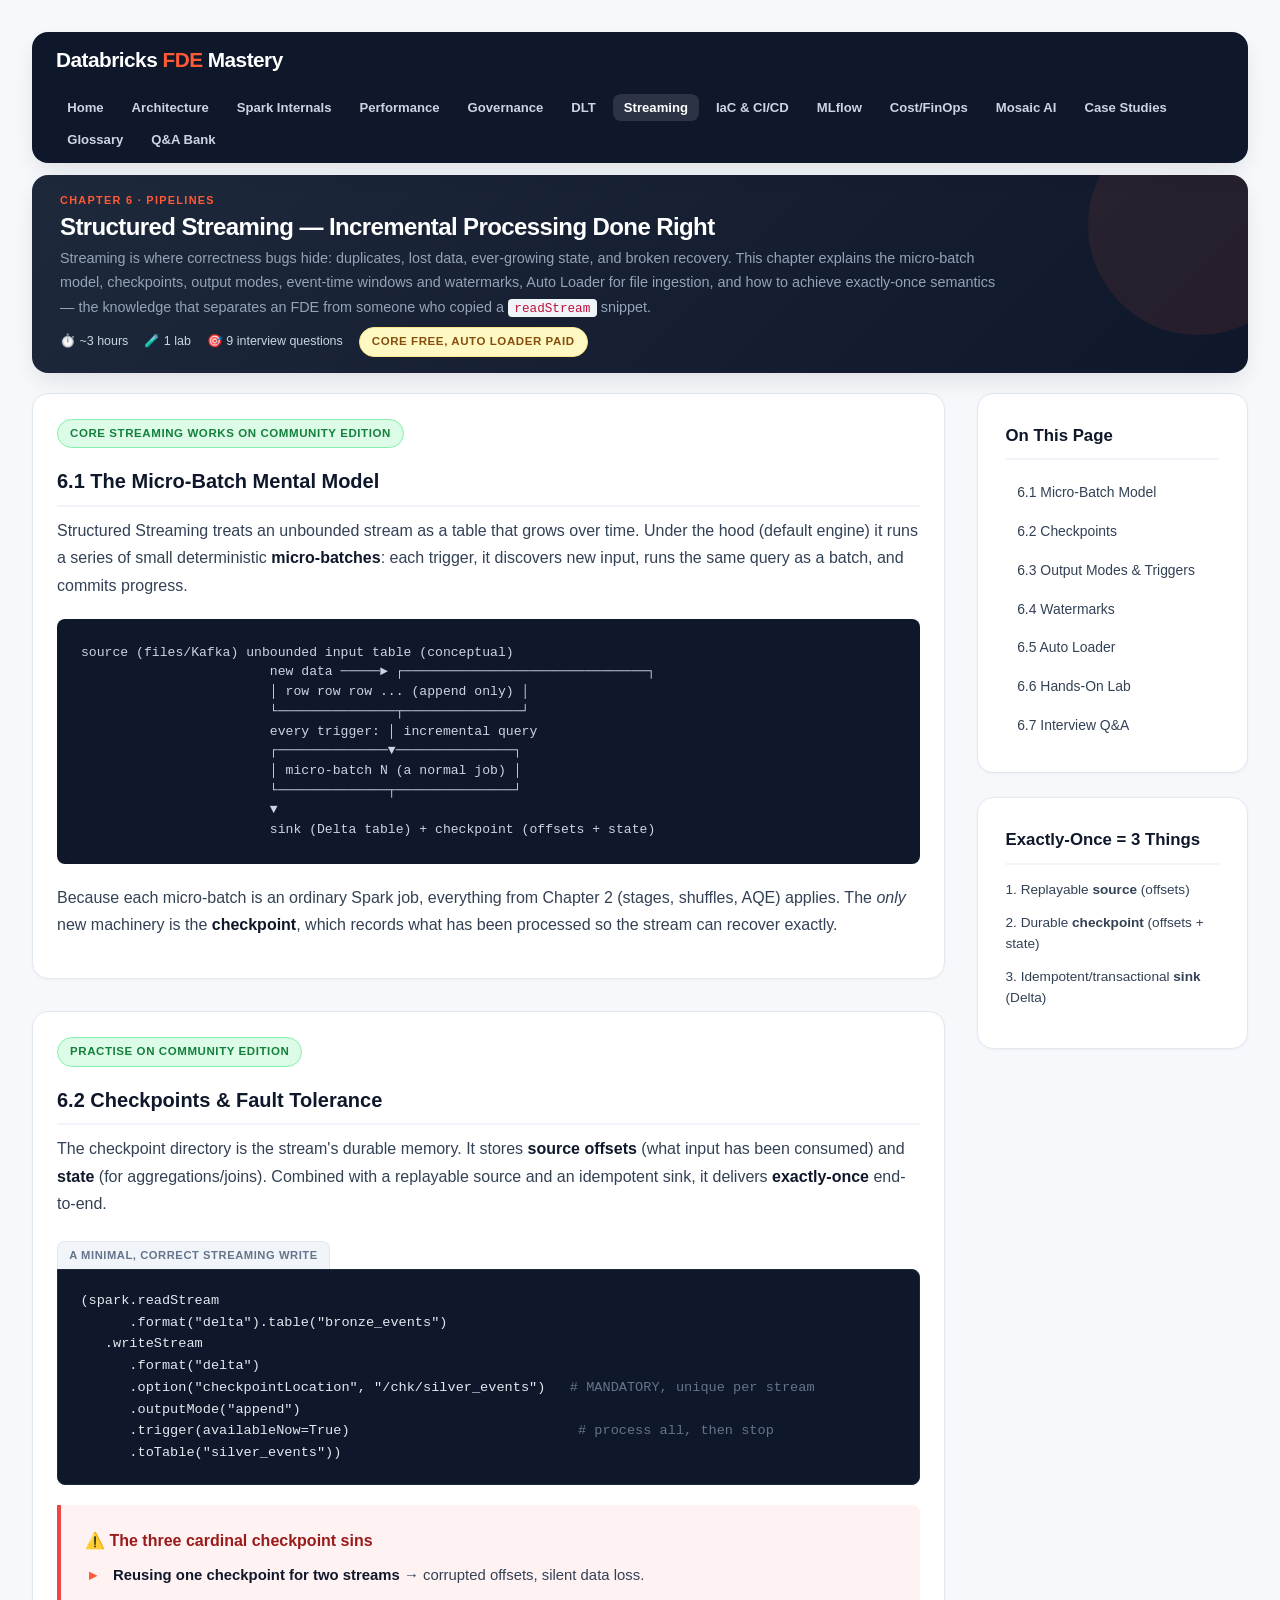
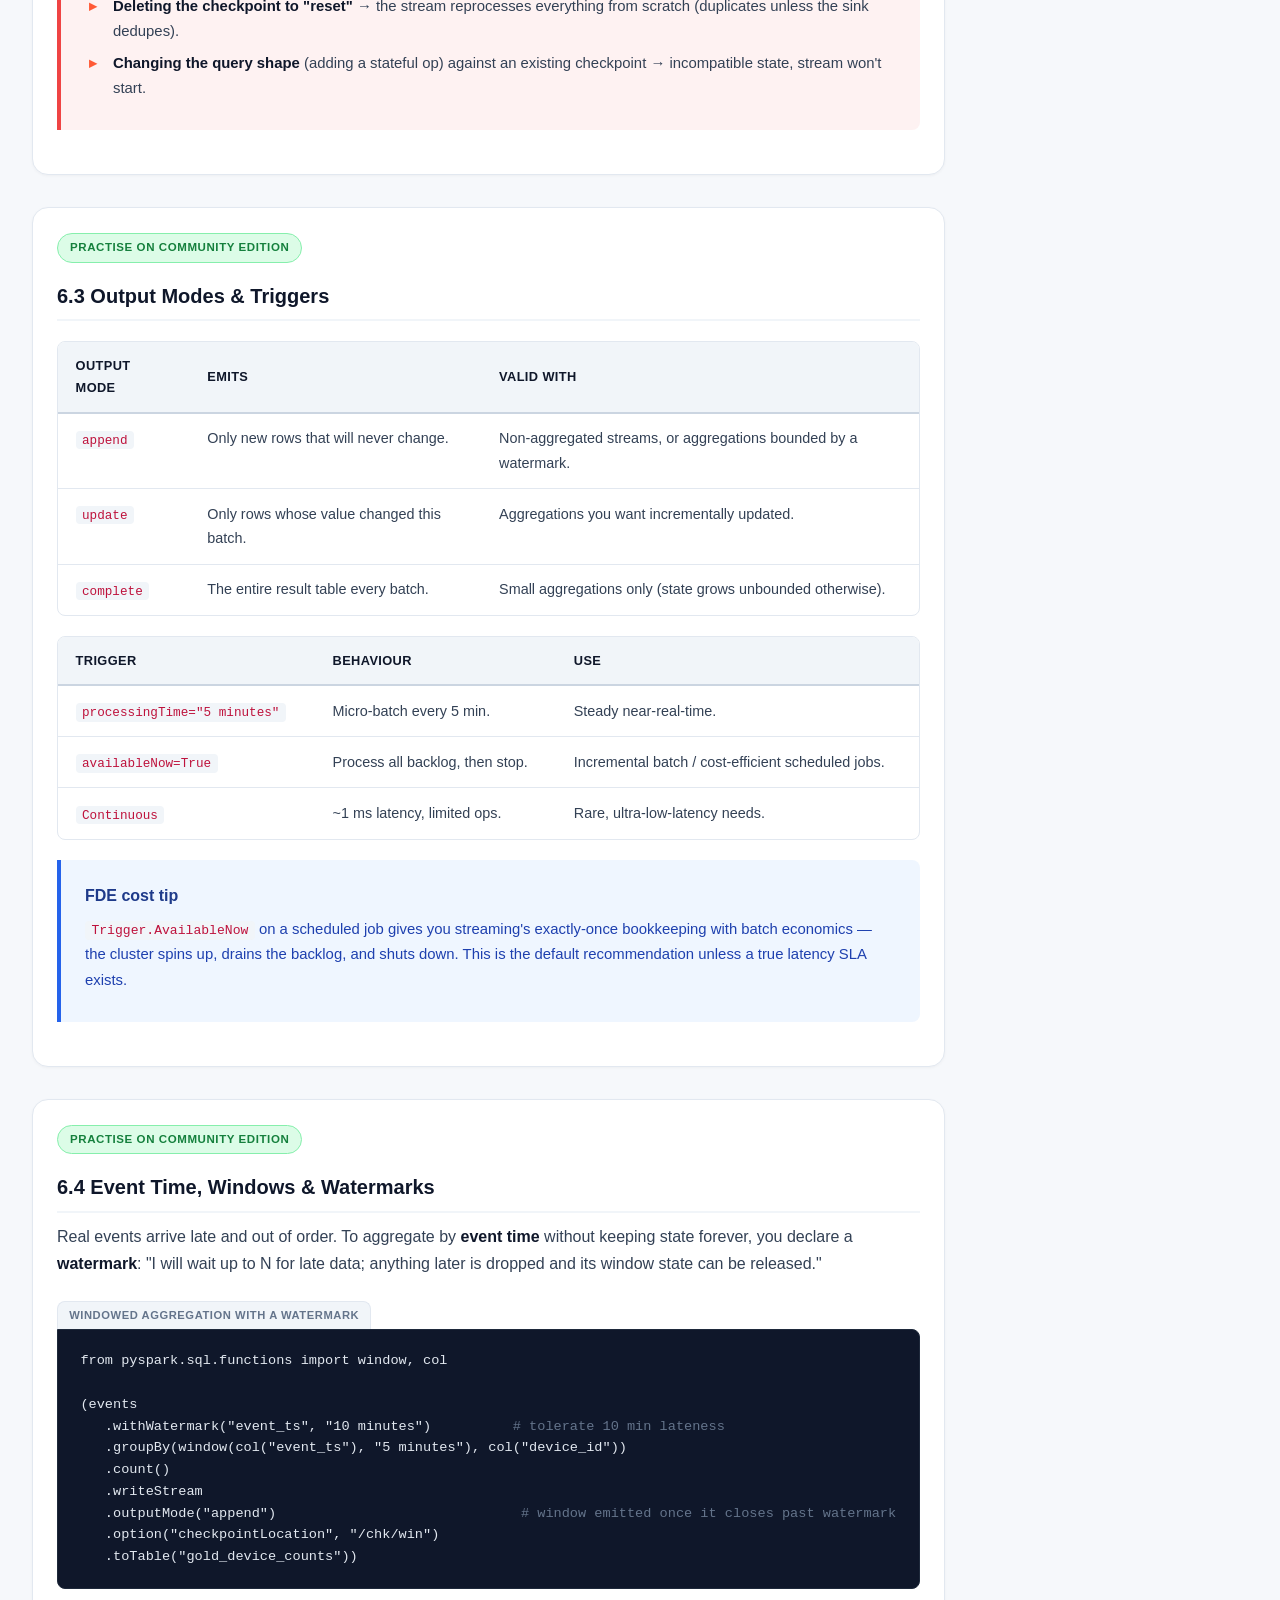
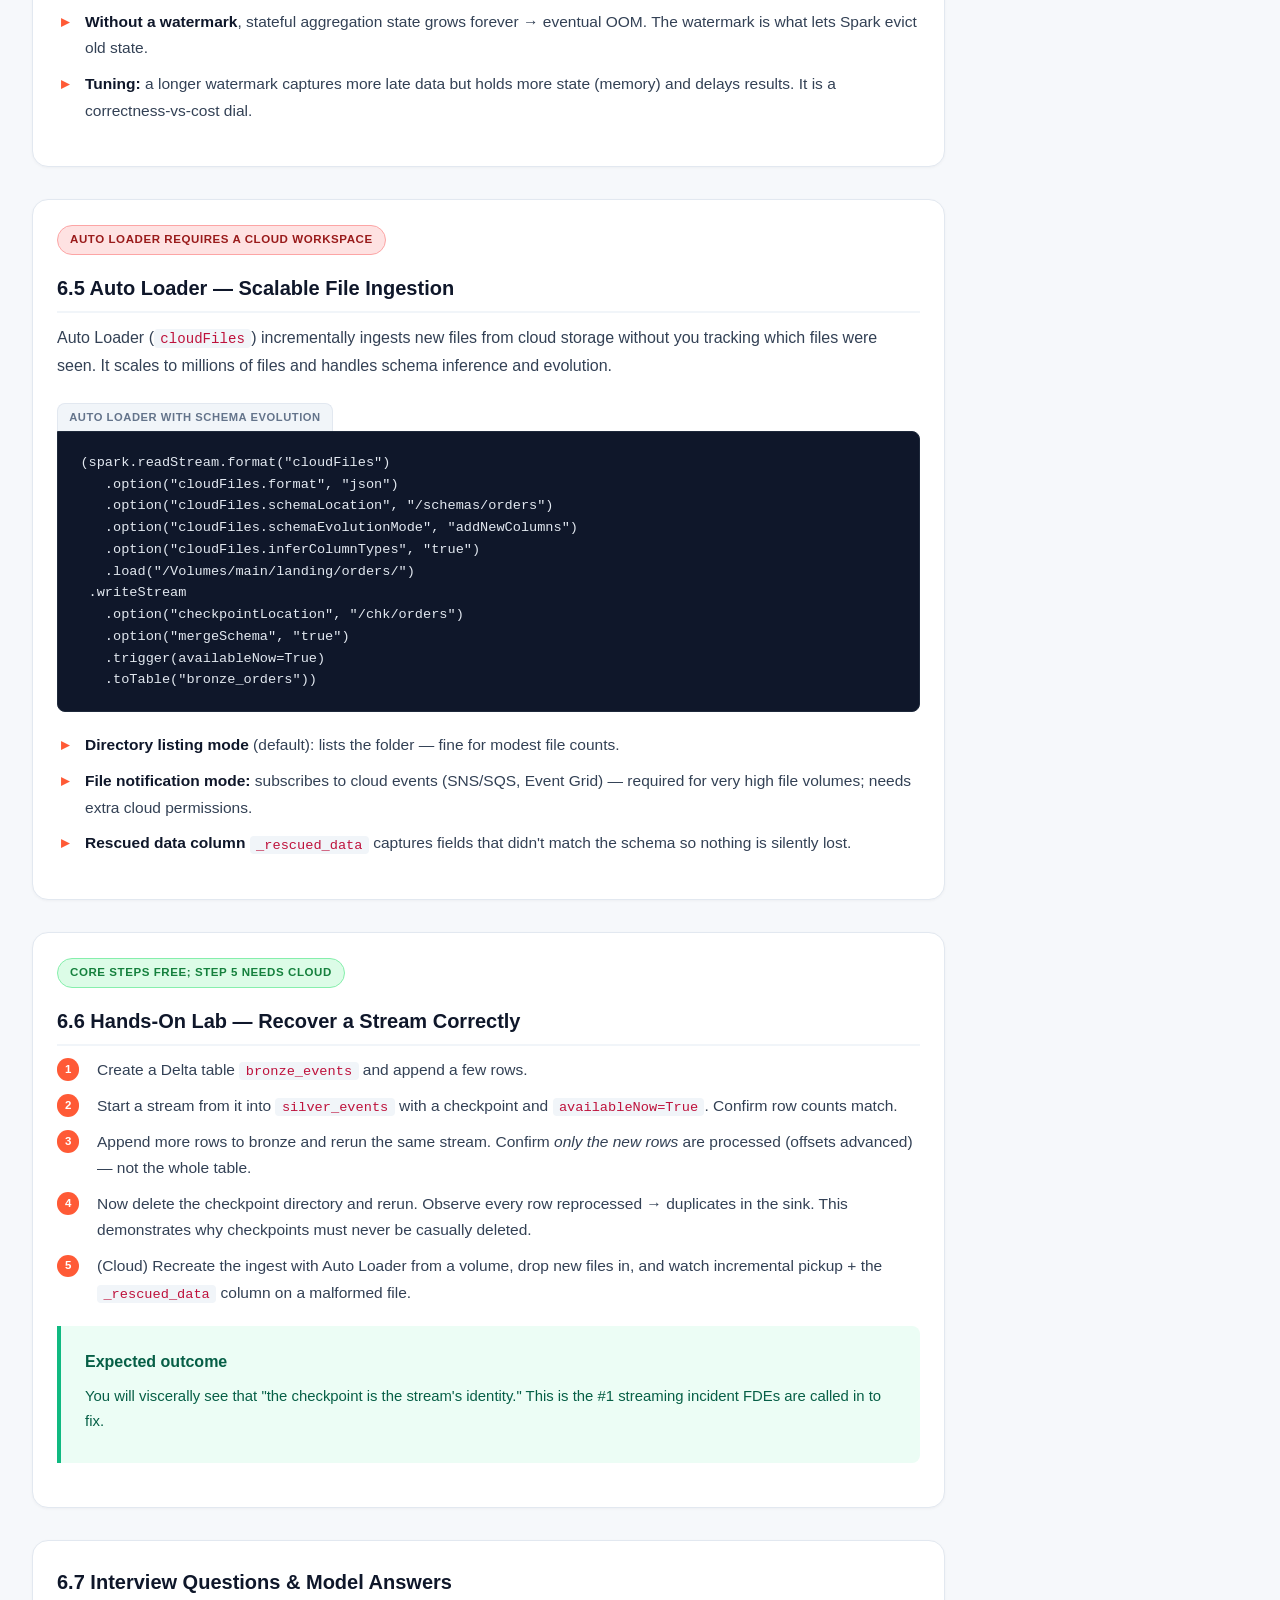
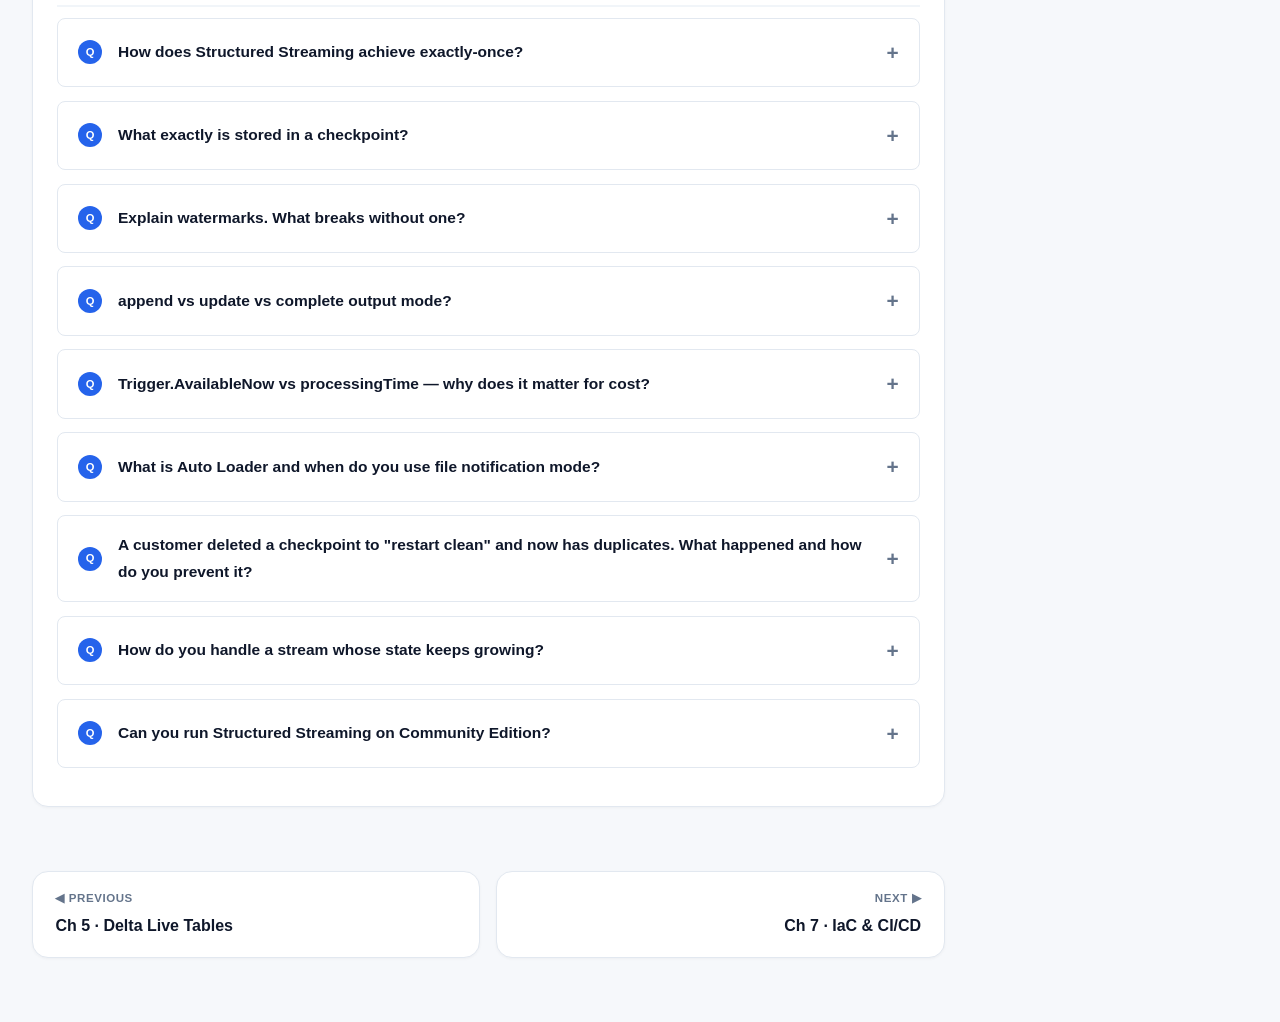
<file: streaming.html>
<!DOCTYPE html>
<html lang="en">

<head>
    <meta charset="UTF-8">
    <meta name="viewport" content="width=device-width, initial-scale=1.0">
    <title>Ch 6 · Structured Streaming — Databricks FDE Mastery</title>
    <link rel="icon" type="image/svg+xml"
        href="data:image/svg+xml,<svg xmlns='http://www.w3.org/2000/svg' viewBox='0 0 100 100'><rect x='10' y='10' width='80' height='80' rx='15' fill='%23ff5a36'/><path d='M30 50 L45 65 L70 35' stroke='white' stroke-width='8' fill='none' stroke-linecap='round' stroke-linejoin='round'/></svg>">
    <link rel="stylesheet" href="styles.css">
</head>

<body>
    <div class="container">

        <nav class="navbar">
            <div class="brand">Databricks <span>FDE</span> Mastery</div>
            <ul class="nav-links">
                <li><a href="index.html">Home</a></li>
                <li><a href="architecture_and_pricing.html">Architecture</a></li>
                <li><a href="spark_internals.html">Spark Internals</a></li>
                <li><a href="performance_tuning.html">Performance</a></li>
                <li><a href="unity_catalog_and_security.html">Governance</a></li>
                <li><a href="delta_live_tables.html">DLT</a></li>
                <li><a href="streaming.html" class="active">Streaming</a></li>
                <li><a href="iac_and_ci_cd.html">IaC & CI/CD</a></li>
                <li><a href="mlflow.html">MLflow</a></li>
                <li><a href="cost_governance.html">Cost/FinOps</a></li>
                <li><a href="mosaic_ai.html">Mosaic AI</a></li>
                <li><a href="case_studies.html">Case Studies</a></li>
                <li><a href="glossary.html">Glossary</a></li>
                <li><a href="interview_question_bank.html">Q&A Bank</a></li>
            </ul>
        </nav>

        <header class="content-header">
            <div class="eyebrow">Chapter 6 · Pipelines</div>
            <h1>Structured Streaming — Incremental Processing Done Right</h1>
            <p>Streaming is where correctness bugs hide: duplicates, lost data, ever-growing state, and broken recovery.
                This chapter explains the micro-batch model, checkpoints, output modes, event-time windows and
                watermarks, Auto Loader for file ingestion, and how to achieve exactly-once semantics — the knowledge
                that separates an FDE from someone who copied a <code>readStream</code> snippet.</p>
            <div class="reading-meta"><span>⏱️ ~3 hours</span><span>🧪 1 lab</span><span>🎯 9 interview
                    questions</span><span class="badge badge-mixed" style="margin:0">Core FREE, Auto Loader PAID</span>
            </div>
        </header>

        <div class="grid-layout">
            <main class="main-content">

                <section class="section-card anchor-offset" id="model">
                    <span class="badge badge-free">Core streaming works on Community Edition</span>
                    <h2>6.1 The Micro-Batch Mental Model</h2>
                    <p>Structured Streaming treats an unbounded stream as a table that grows over time. Under the hood
                        (default engine) it runs a series of small deterministic <strong>micro-batches</strong>: each
                        trigger, it discovers new input, runs the same query as a batch, and commits progress.</p>
                    <div class="diagram">source (files/Kafka) unbounded input table (conceptual)
                        new data ─────► ┌───────────────────────────────┐
                        │ row row row ... (append only) │
                        └───────────────┬───────────────┘
                        every trigger: │ incremental query
                        ┌──────────────▼───────────────┐
                        │ micro-batch N (a normal job) │
                        └──────────────┬───────────────┘
                        ▼
                        sink (Delta table) + checkpoint (offsets + state)</code></div>
                    <p>Because each micro-batch is an ordinary Spark job, everything from Chapter 2 (stages, shuffles,
                        AQE) applies. The <em>only</em> new machinery is the <strong>checkpoint</strong>, which records
                        what has been processed so the stream can recover exactly.</p>
                </section>

                <section class="section-card anchor-offset" id="checkpoint">
                    <span class="badge badge-free">Practise on Community Edition</span>
                    <h2>6.2 Checkpoints & Fault Tolerance</h2>
                    <p>The checkpoint directory is the stream's durable memory. It stores <strong>source
                            offsets</strong> (what input has been consumed) and <strong>state</strong> (for
                        aggregations/joins). Combined with a replayable source and an idempotent sink, it delivers
                        <strong>exactly-once</strong> end-to-end.
                    </p>
                    <div class="code-label">A minimal, correct streaming write</div>
                    <pre><code>(spark.readStream
      .format("delta").table("bronze_events")
   .writeStream
      .format("delta")
      .option("checkpointLocation", "/chk/silver_events")   <span class="comment"># MANDATORY, unique per stream</span>
      .outputMode("append")
      .trigger(availableNow=True)                            <span class="comment"># process all, then stop</span>
      .toTable("silver_events"))</code></pre>
                    <div class="box warning-box">
                        <h4>⚠️ The three cardinal checkpoint sins</h4>
                        <ul>
                            <li><strong>Reusing one checkpoint for two streams</strong> → corrupted offsets, silent data
                                loss.</li>
                            <li><strong>Deleting the checkpoint to "reset"</strong> → the stream reprocesses everything
                                from scratch (duplicates unless the sink dedupes).</li>
                            <li><strong>Changing the query shape</strong> (adding a stateful op) against an existing
                                checkpoint → incompatible state, stream won't start.</li>
                        </ul>
                    </div>
                </section>

                <section class="section-card anchor-offset" id="outputmodes">
                    <span class="badge badge-free">Practise on Community Edition</span>
                    <h2>6.3 Output Modes & Triggers</h2>
                    <div class="table-scroll">
                        <table>
                            <thead>
                                <tr>
                                    <th>Output mode</th>
                                    <th>Emits</th>
                                    <th>Valid with</th>
                                </tr>
                            </thead>
                            <tbody>
                                <tr>
                                    <td><code>append</code></td>
                                    <td>Only new rows that will never change.</td>
                                    <td>Non-aggregated streams, or aggregations bounded by a watermark.</td>
                                </tr>
                                <tr>
                                    <td><code>update</code></td>
                                    <td>Only rows whose value changed this batch.</td>
                                    <td>Aggregations you want incrementally updated.</td>
                                </tr>
                                <tr>
                                    <td><code>complete</code></td>
                                    <td>The entire result table every batch.</td>
                                    <td>Small aggregations only (state grows unbounded otherwise).</td>
                                </tr>
                            </tbody>
                        </table>
                    </div>
                    <div class="table-scroll">
                        <table>
                            <thead>
                                <tr>
                                    <th>Trigger</th>
                                    <th>Behaviour</th>
                                    <th>Use</th>
                                </tr>
                            </thead>
                            <tbody>
                                <tr>
                                    <td><code>processingTime="5 minutes"</code></td>
                                    <td>Micro-batch every 5 min.</td>
                                    <td>Steady near-real-time.</td>
                                </tr>
                                <tr>
                                    <td><code>availableNow=True</code></td>
                                    <td>Process all backlog, then stop.</td>
                                    <td>Incremental batch / cost-efficient scheduled jobs.</td>
                                </tr>
                                <tr>
                                    <td><code>Continuous</code></td>
                                    <td>~1 ms latency, limited ops.</td>
                                    <td>Rare, ultra-low-latency needs.</td>
                                </tr>
                            </tbody>
                        </table>
                    </div>
                    <div class="box decision-box">
                        <h4>FDE cost tip</h4>
                        <p><code>Trigger.AvailableNow</code> on a scheduled job gives you streaming's exactly-once
                            bookkeeping with batch economics — the cluster spins up, drains the backlog, and shuts down.
                            This is the default recommendation unless a true latency SLA exists.</p>
                    </div>
                </section>

                <section class="section-card anchor-offset" id="watermark">
                    <span class="badge badge-free">Practise on Community Edition</span>
                    <h2>6.4 Event Time, Windows & Watermarks</h2>
                    <p>Real events arrive late and out of order. To aggregate by <strong>event time</strong> without
                        keeping state forever, you declare a <strong>watermark</strong>: "I will wait up to N for late
                        data; anything later is dropped and its window state can be released."</p>
                    <div class="code-label">Windowed aggregation with a watermark</div>
                    <pre><code>from pyspark.sql.functions import window, col

(events
   .withWatermark("event_ts", "10 minutes")          <span class="comment"># tolerate 10 min lateness</span>
   .groupBy(window(col("event_ts"), "5 minutes"), col("device_id"))
   .count()
   .writeStream
   .outputMode("append")                              <span class="comment"># window emitted once it closes past watermark</span>
   .option("checkpointLocation", "/chk/win")
   .toTable("gold_device_counts"))</code></pre>
                    <ul>
                        <li><strong>Without a watermark</strong>, stateful aggregation state grows forever → eventual
                            OOM. The watermark is what lets Spark evict old state.</li>
                        <li><strong>Tuning:</strong> a longer watermark captures more late data but holds more state
                            (memory) and delays results. It is a correctness-vs-cost dial.</li>
                    </ul>
                </section>

                <section class="section-card anchor-offset" id="autoloader">
                    <span class="badge badge-paid">Auto Loader requires a cloud workspace</span>
                    <h2>6.5 Auto Loader — Scalable File Ingestion</h2>
                    <p>Auto Loader (<code>cloudFiles</code>) incrementally ingests new files from cloud storage without
                        you tracking which files were seen. It scales to millions of files and handles schema inference
                        and evolution.</p>
                    <div class="code-label">Auto Loader with schema evolution</div>
                    <pre><code>(spark.readStream.format("cloudFiles")
   .option("cloudFiles.format", "json")
   .option("cloudFiles.schemaLocation", "/schemas/orders")
   .option("cloudFiles.schemaEvolutionMode", "addNewColumns")
   .option("cloudFiles.inferColumnTypes", "true")
   .load("/Volumes/main/landing/orders/")
 .writeStream
   .option("checkpointLocation", "/chk/orders")
   .option("mergeSchema", "true")
   .trigger(availableNow=True)
   .toTable("bronze_orders"))</code></pre>
                    <ul>
                        <li><strong>Directory listing mode</strong> (default): lists the folder — fine for modest file
                            counts.</li>
                        <li><strong>File notification mode:</strong> subscribes to cloud events (SNS/SQS, Event Grid) —
                            required for very high file volumes; needs extra cloud permissions.</li>
                        <li><strong>Rescued data column</strong> <code>_rescued_data</code> captures fields that didn't
                            match the schema so nothing is silently lost.</li>
                    </ul>
                </section>

                <section class="section-card anchor-offset" id="lab">
                    <span class="badge badge-free">Core steps FREE; step 5 needs cloud</span>
                    <h2>6.6 Hands-On Lab — Recover a Stream Correctly</h2>
                    <ol>
                        <li>Create a Delta table <code>bronze_events</code> and append a few rows.</li>
                        <li>Start a stream from it into <code>silver_events</code> with a checkpoint and
                            <code>availableNow=True</code>. Confirm row counts match.
                        </li>
                        <li>Append more rows to bronze and rerun the same stream. Confirm <em>only the new rows</em> are
                            processed (offsets advanced) — not the whole table.</li>
                        <li>Now delete the checkpoint directory and rerun. Observe every row reprocessed → duplicates in
                            the sink. This demonstrates why checkpoints must never be casually deleted.</li>
                        <li>(Cloud) Recreate the ingest with Auto Loader from a volume, drop new files in, and watch
                            incremental pickup + the <code>_rescued_data</code> column on a malformed file.</li>
                    </ol>
                    <div class="box strategy-box">
                        <h4>Expected outcome</h4>
                        <p>You will viscerally see that "the checkpoint is the stream's identity." This is the #1
                            streaming incident FDEs are called in to fix.</p>
                    </div>
                </section>

                <section class="section-card anchor-offset" id="qa">
                    <h2>6.7 Interview Questions & Model Answers</h2>
                    <details class="qa">
                        <summary><span class="q-text">How does Structured Streaming achieve exactly-once?</span>
                        </summary>
                        <div class="qa-body">
                            <div class="tell"><strong>Testing:</strong> the central guarantee.</div>Three ingredients: a
                            replayable source (offsets), a checkpoint that atomically records processed offsets and
                            state, and an idempotent/transactional sink (Delta commits are atomic and keyed to batch
                            id). On failure the stream replays from the last committed offset and the sink de-duplicates
                            by batch id, so each record affects the result once.
                        </div>
                    </details>
                    <details class="qa">
                        <summary><span class="q-text">What exactly is stored in a checkpoint?</span></summary>
                        <div class="qa-body">
                            <div class="tell"><strong>Testing:</strong> recovery internals.</div>Source offsets (the
                            progress log), commit log, and operator state for stateful queries (aggregations, joins,
                            dedup). It's what allows recovery without reprocessing and why it must be unique per stream
                            and preserved across restarts.
                        </div>
                    </details>
                    <details class="qa">
                        <summary><span class="q-text">Explain watermarks. What breaks without one?</span></summary>
                        <div class="qa-body">
                            <div class="tell"><strong>Testing:</strong> event-time correctness.</div>A watermark
                            declares the max lateness tolerated for event-time aggregations, letting Spark finalize and
                            evict old window state. Without it, stateful aggregation state grows unbounded and
                            eventually OOMs, and append mode can't decide when a window is final.
                        </div>
                    </details>
                    <details class="qa">
                        <summary><span class="q-text">append vs update vs complete output mode?</span></summary>
                        <div class="qa-body">
                            <div class="tell"><strong>Testing:</strong> API correctness.</div>Append emits only
                            finalized new rows (needs a watermark for aggregations). Update emits changed aggregate rows
                            each batch. Complete re-emits the whole result table — only safe for small aggregates
                            because state is unbounded.
                        </div>
                    </details>
                    <details class="qa">
                        <summary><span class="q-text">Trigger.AvailableNow vs processingTime — why does it matter for
                                cost?</span></summary>
                        <div class="qa-body">
                            <div class="tell"><strong>Testing:</strong> FinOps thinking.</div>AvailableNow drains the
                            backlog then stops, so a scheduled job gets exactly-once bookkeeping with batch economics
                            (compute shuts down). processingTime keeps micro-batching on an interval, holding compute. I
                            default to AvailableNow unless there's a genuine latency SLA.
                        </div>
                    </details>
                    <details class="qa">
                        <summary><span class="q-text">What is Auto Loader and when do you use file notification
                                mode?</span></summary>
                        <div class="qa-body">
                            <div class="tell"><strong>Testing:</strong> ingestion at scale.</div>Auto Loader
                            incrementally ingests new cloud files with schema inference/evolution and its own
                            file-tracking. Directory listing is fine for modest volumes; file notification mode (cloud
                            event queues) is needed at very high file counts to avoid expensive listings, at the cost of
                            extra cloud IAM setup.
                        </div>
                    </details>
                    <details class="qa">
                        <summary><span class="q-text">A customer deleted a checkpoint to "restart clean" and now has
                                duplicates. What happened and how do you prevent it?</span></summary>
                        <div class="qa-body">
                            <div class="tell"><strong>Testing:</strong> incident response.</div>Deleting the checkpoint
                            erased the offset log, so the stream re-read the whole source and re-wrote rows.
                            Prevention/fix: never delete checkpoints; if a reset is required, also truncate/rebuild the
                            sink, or dedupe by a natural key + MERGE. Going forward, use idempotent sinks and document
                            checkpoint locations as protected.
                        </div>
                    </details>
                    <details class="qa">
                        <summary><span class="q-text">How do you handle a stream whose state keeps growing?</span>
                        </summary>
                        <div class="qa-body">
                            <div class="tell"><strong>Testing:</strong> stateful ops hygiene.</div>Add/shorten a
                            watermark so old state is evicted, ensure stream-stream joins have time constraints, use
                            RocksDB state store for large state, and prefer append with bounded windows over complete
                            mode.
                        </div>
                    </details>
                    <details class="qa">
                        <summary><span class="q-text">Can you run Structured Streaming on Community Edition?</span>
                        </summary>
                        <div class="qa-body">
                            <div class="tell"><strong>Testing:</strong> tier honesty.</div>Yes for core Delta-to-Delta
                            streaming and rate sources — great for learning checkpoints and watermarks. Auto Loader and
                            file-notification ingestion need a cloud-linked workspace.
                        </div>
                    </details>
                </section>

                <div class="page-nav">
                    <a href="delta_live_tables.html">
                        <div class="dir">◀ Previous</div>
                        <div class="pg-title">Ch 5 · Delta Live Tables</div>
                    </a>
                    <a class="next" href="iac_and_ci_cd.html">
                        <div class="dir">Next ▶</div>
                        <div class="pg-title">Ch 7 · IaC & CI/CD</div>
                    </a>
                </div>
            </main>

            <aside class="sidebar-panel">
                <div class="side-card">
                    <h3>On This Page</h3>
                    <ul class="toc">
                        <li><a href="#model">6.1 Micro-Batch Model</a></li>
                        <li><a href="#checkpoint">6.2 Checkpoints</a></li>
                        <li><a href="#outputmodes">6.3 Output Modes & Triggers</a></li>
                        <li><a href="#watermark">6.4 Watermarks</a></li>
                        <li><a href="#autoloader">6.5 Auto Loader</a></li>
                        <li><a href="#lab">6.6 Hands-On Lab</a></li>
                        <li><a href="#qa">6.7 Interview Q&A</a></li>
                    </ul>
                </div>
                <div class="side-card">
                    <h3>Exactly-Once = 3 Things</h3>
                    <p>1. Replayable <strong>source</strong> (offsets)</p>
                    <p>2. Durable <strong>checkpoint</strong> (offsets + state)</p>
                    <p>3. Idempotent/transactional <strong>sink</strong> (Delta)</p>
                </div>
            </aside>
        </div>

    </div>
</body>

</html>
</file>
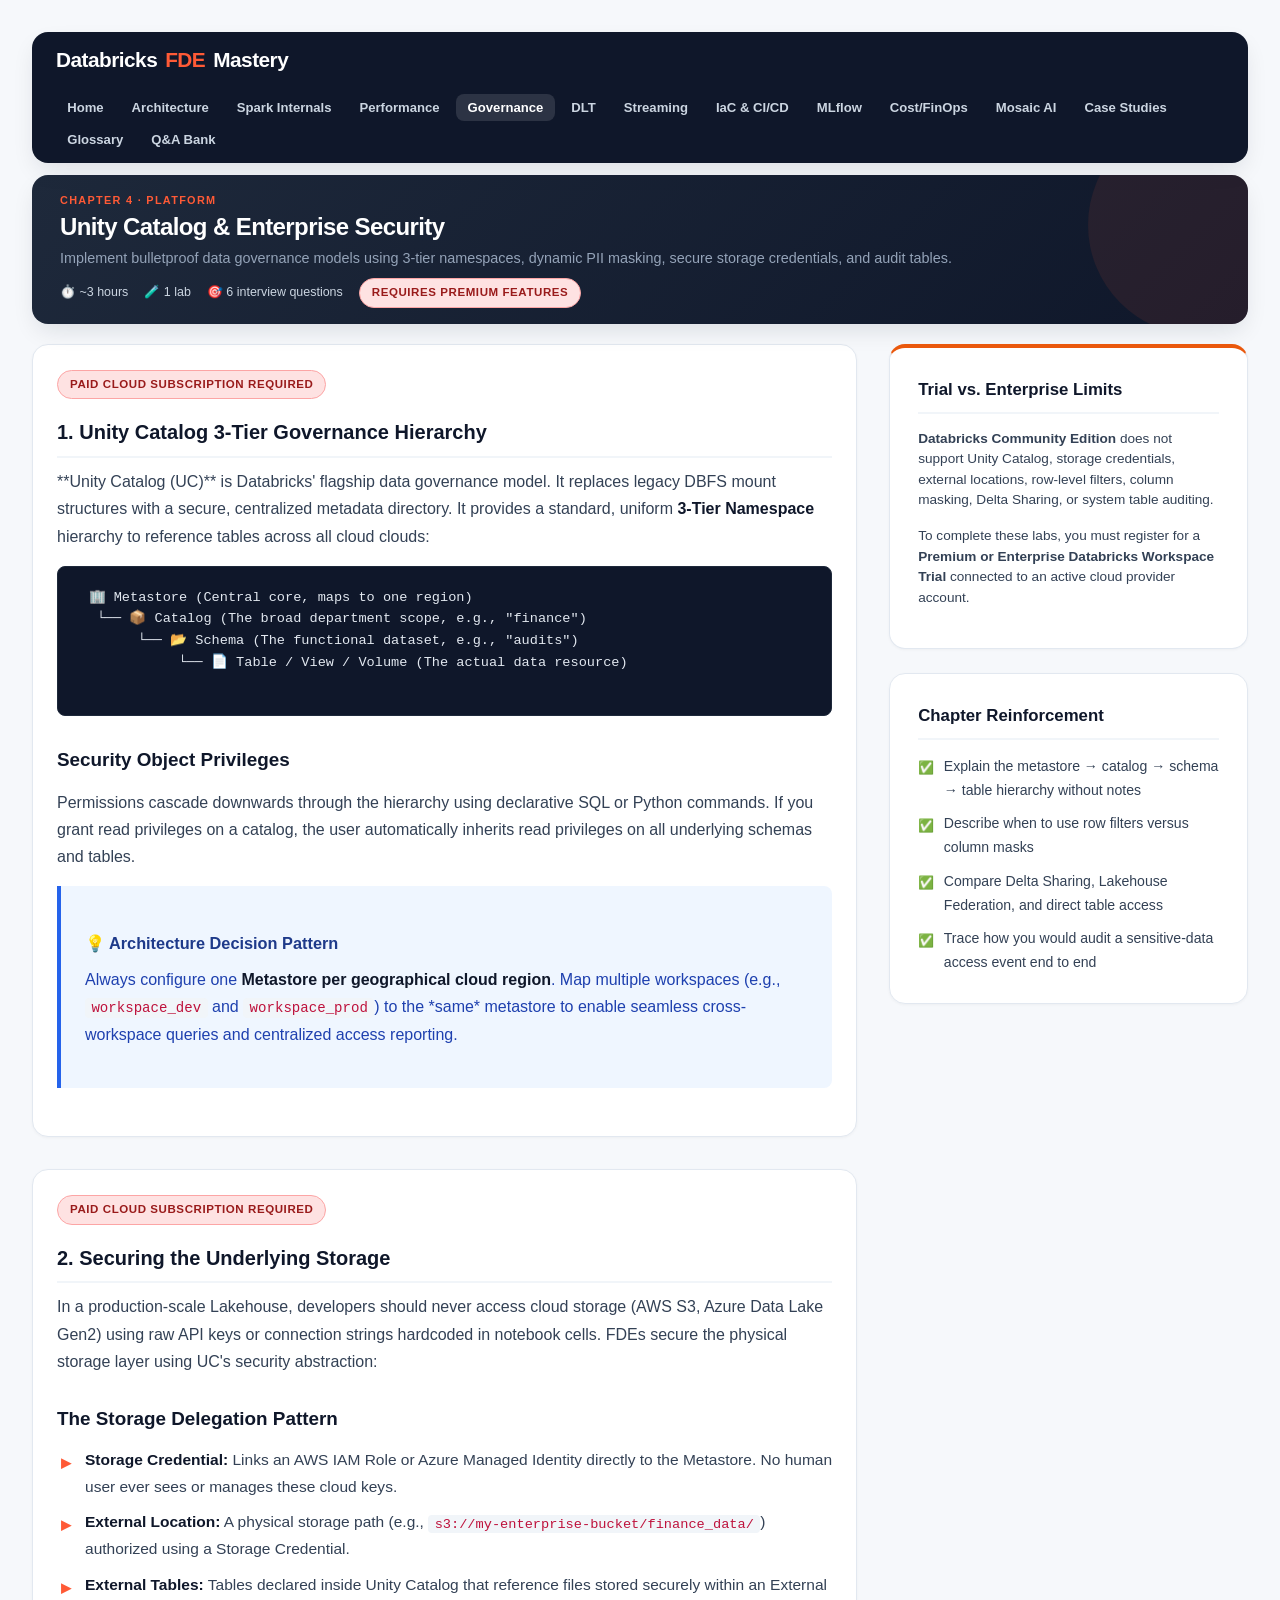
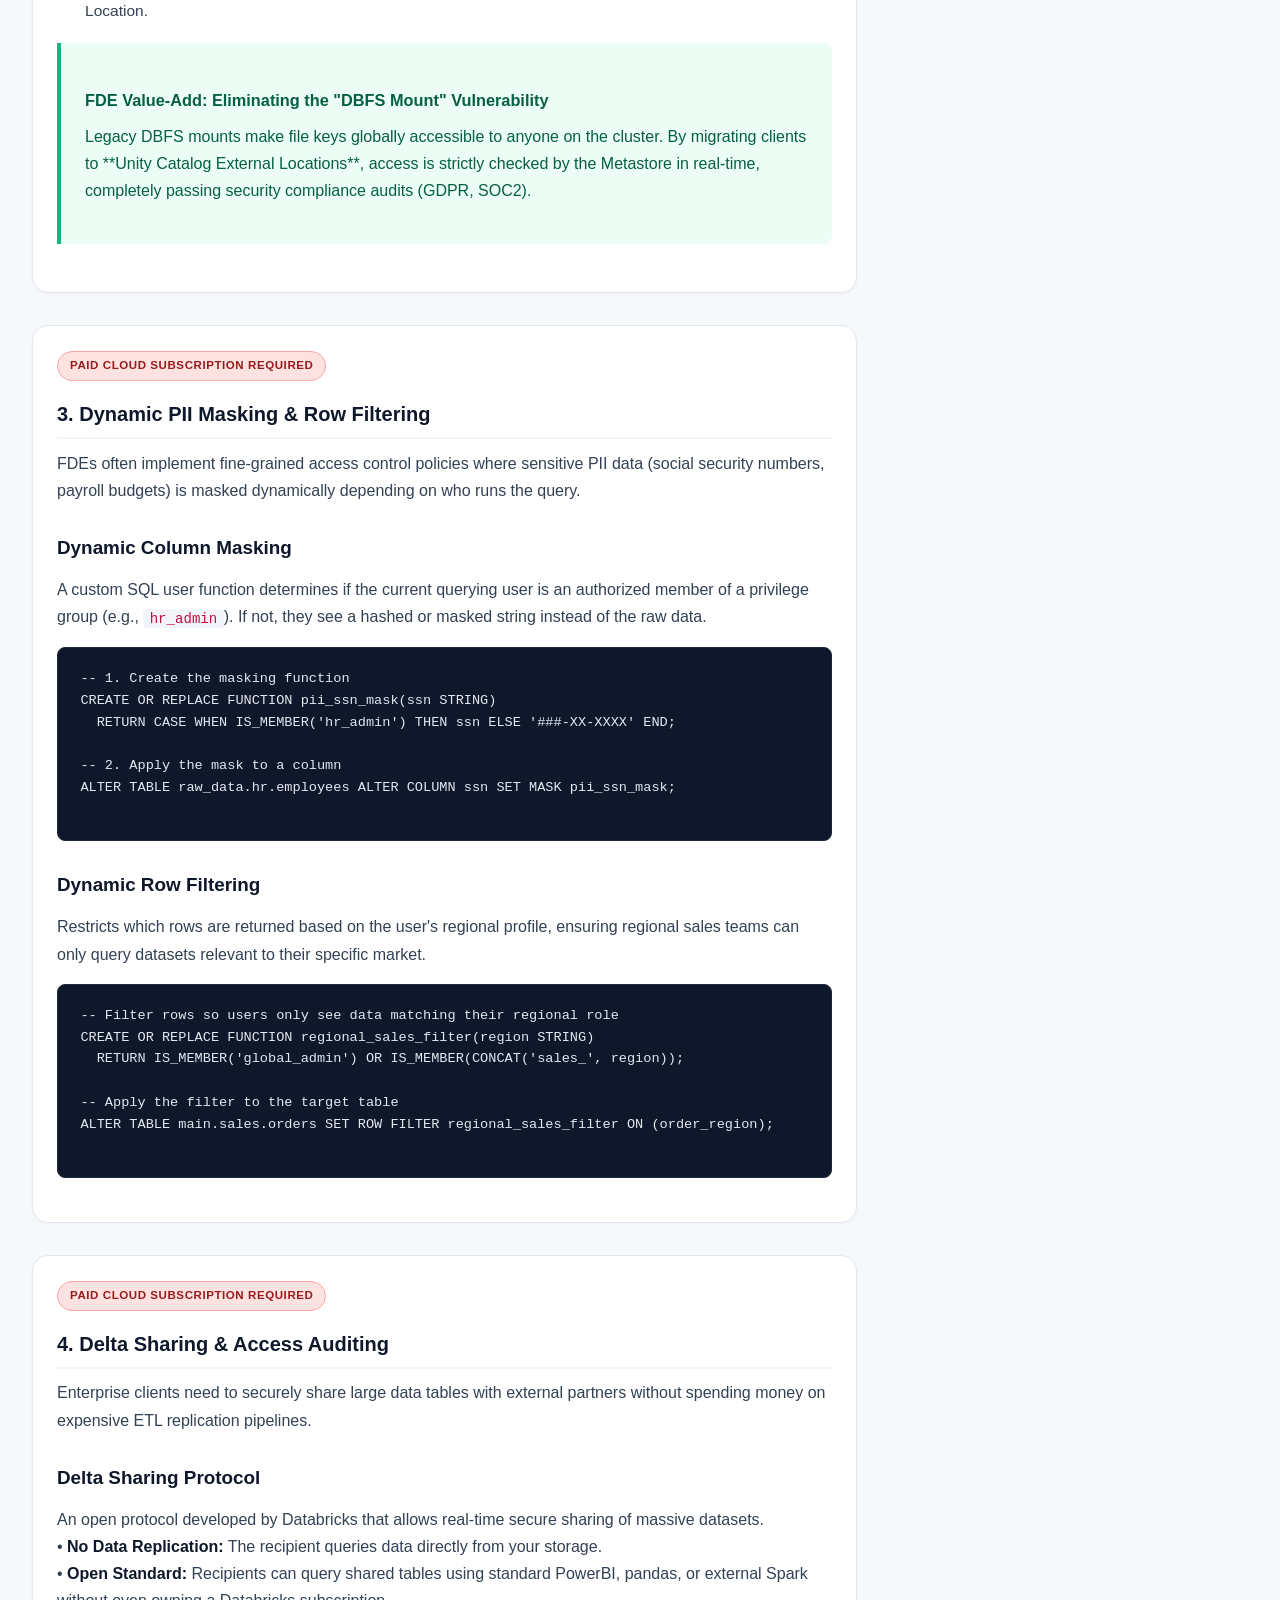
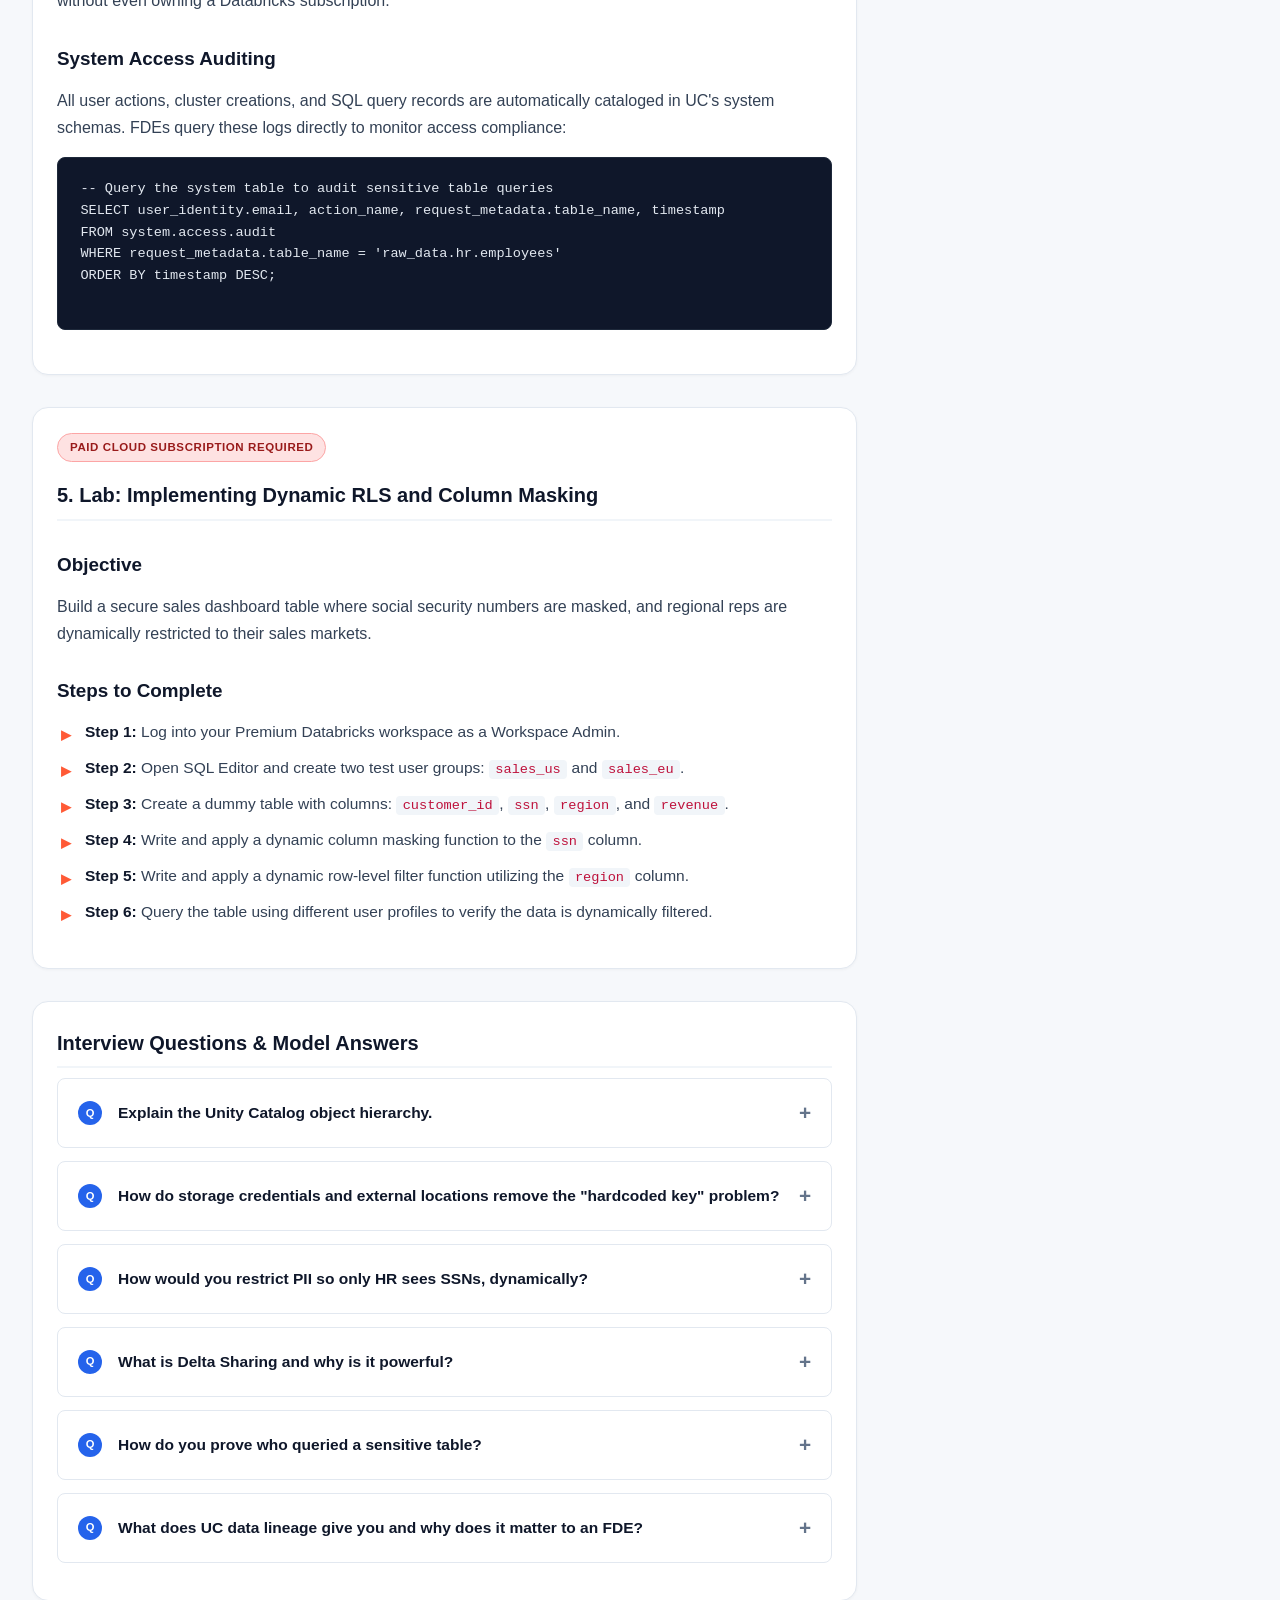
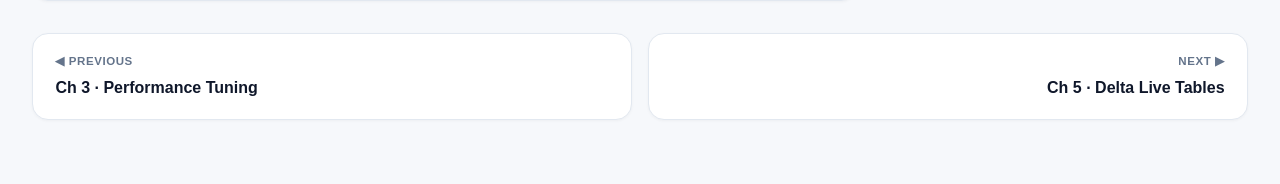
<file: unity_catalog_and_security.html>
<!DOCTYPE html>
<html lang="en">

<head>
    <meta charset="UTF-8">
    <meta name="viewport" content="width=device-width, initial-scale=1.0">
    <title>FDE Prep: Unity Catalog & Enterprise Security</title>
    <link rel="icon" type="image/svg+xml"
        href="data:image/svg+xml,<svg xmlns='http://www.w3.org/2000/svg' viewBox='0 0 100 100'><rect x='10' y='10' width='80' height='80' rx='15' fill='%23ff5a36'/><path d='M30 50 L45 65 L70 35' stroke='white' stroke-width='8' fill='none' stroke-linecap='round' stroke-linejoin='round'/></svg>">
    <style>
        :root {
            --color-bg: #f8fafc;
            --color-card-bg: #ffffff;
            --color-text-primary: #0f172a;
            --color-text-secondary: #334155;
            --color-text-muted: #64748b;
            --color-brand-primary: #ff5a36;
            /* Databricks Orange */
            --color-brand-secondary: #0f172a;
            /* Dark Slate */
            --color-accent-blue: #2563eb;
            --color-accent-teal: #0d9488;
            --color-accent-green: #10b981;
            --color-accent-orange: #ea580c;
            --color-border: #cbd5e1;
            --color-border-light: #e2e8f0;
            --border-radius: 16px;
            --border-radius-sm: 8px;
        }

        * {
            box-sizing: border-box;
            margin: 0;
            padding: 0;
        }

        body {
            font-family: 'Segoe UI', -apple-system, BlinkMacSystemFont, Roboto, sans-serif;
            background-color: var(--color-bg);
            color: var(--color-text-primary);
            line-height: 1.65;
            font-size: 16px;
        }

        .container {
            width: 95%;
            max-width: 1500px;
            margin: 0 auto;
            padding: 2.5rem 0;
        }

        /* Top Navigation Bar */
        .navbar {
            background-color: var(--color-brand-secondary);
            color: #ffffff;
            padding: 1.25rem 2rem;
            border-radius: var(--border-radius);
            margin-bottom: 2rem;
            display: flex;
            justify-content: space-between;
            align-items: center;
            box-shadow: 0 4px 15px rgba(15, 23, 42, 0.15);
            flex-wrap: wrap;
            gap: 1rem;
        }

        .navbar .brand {
            font-size: 1.35rem;
            font-weight: 800;
            letter-spacing: -0.025em;
            display: flex;
            align-items: center;
            gap: 0.5rem;
        }

        .navbar .brand span {
            color: var(--color-brand-primary);
        }

        .nav-links {
            display: flex;
            gap: 1.25rem;
            list-style: none;
            flex-wrap: wrap;
        }

        .nav-links a {
            color: #cbd5e1;
            text-decoration: none;
            font-size: 0.9rem;
            font-weight: 600;
            padding: 0.5rem 0.85rem;
            border-radius: var(--border-radius-sm);
            transition: all 0.2s ease;
        }

        .nav-links a:hover,
        .nav-links a.active {
            color: #ffffff;
            background-color: rgba(255, 255, 255, 0.1);
        }

        /* Content Header */
        .content-header {
            background: linear-gradient(135deg, #1e293b 0%, #0f172a 100%);
            color: #ffffff;
            padding: 2.5rem;
            border-radius: var(--border-radius);
            margin-bottom: 2.5rem;
            box-shadow: 0 10px 25px -5px rgba(15, 23, 42, 0.1);
        }

        .content-header h1 {
            font-size: 2rem;
            font-weight: 800;
            margin-bottom: 0.5rem;
        }

        .content-header p {
            color: #94a3b8;
            font-size: 1.05rem;
        }

        /* Badges */
        .badge {
            display: inline-block;
            padding: 0.25rem 0.75rem;
            border-radius: 9999px;
            font-size: 0.75rem;
            font-weight: 700;
            text-transform: uppercase;
            letter-spacing: 0.05em;
            margin-bottom: 1rem;
        }

        .badge-paid {
            background-color: #fee2e2;
            color: #991b1b;
            border: 1px solid #fca5a5;
        }

        .badge-free {
            background-color: #dcfce7;
            color: #15803d;
            border: 1px solid #86efac;
        }

        /* Standard Content Sections */
        .grid-layout {
            display: grid;
            grid-template-columns: 2.2fr 1fr;
            gap: 2.5rem;
        }

        @media (max-width: 1200px) {
            .grid-layout {
                grid-template-columns: 1fr;
            }
        }

        .main-content {
            display: flex;
            flex-direction: column;
            gap: 2.5rem;
        }

        .section-card {
            background-color: #ffffff;
            border-radius: var(--border-radius);
            border: 1px solid var(--color-border-light);
            padding: 2.5rem;
            box-shadow: 0 1px 3px rgba(0, 0, 0, 0.02);
        }

        .section-card h2 {
            font-size: 1.5rem;
            font-weight: 800;
            color: var(--color-brand-secondary);
            margin-bottom: 1.25rem;
            border-bottom: 2px solid #f1f5f9;
            padding-bottom: 0.5rem;
        }

        .section-card h3 {
            font-size: 1.15rem;
            font-weight: 700;
            color: var(--color-text-primary);
            margin: 1.5rem 0 0.75rem;
        }

        .section-card p {
            font-size: 1rem;
            color: var(--color-text-secondary);
            margin-bottom: 1.25rem;
            line-height: 1.7;
        }

        .section-card ul {
            list-style: none;
            margin-bottom: 1.25rem;
        }

        .section-card ul li {
            position: relative;
            padding-left: 1.5rem;
            margin-bottom: 0.75rem;
            font-size: 0.95rem;
            color: var(--color-text-secondary);
        }

        .section-card ul li::before {
            content: "•";
            color: var(--color-brand-primary);
            font-weight: bold;
            font-size: 1.2rem;
            position: absolute;
            left: 0;
            top: -0.1rem;
        }

        /* Block Callouts */
        .strategy-box {
            background-color: #ecfdf5;
            border-left: 4px solid var(--color-accent-green);
            padding: 1.5rem;
            border-radius: 0 var(--border-radius-sm) var(--border-radius-sm) 0;
            margin-bottom: 1.5rem;
        }

        .strategy-box h4 {
            font-size: 1rem;
            font-weight: 700;
            color: #065f46;
            margin-bottom: 0.5rem;
        }

        .strategy-box p {
            font-size: 0.925rem;
            color: #065f46;
            margin-bottom: 0;
        }

        .decision-box {
            background-color: #f0f9ff;
            border-left: 4px solid var(--color-accent-blue);
            padding: 1.5rem;
            border-radius: 0 var(--border-radius-sm) var(--border-radius-sm) 0;
            margin-bottom: 1.5rem;
        }

        .decision-box h4 {
            font-size: 1rem;
            font-weight: 700;
            color: #0c4a6e;
            margin-bottom: 0.5rem;
        }

        .decision-box p {
            font-size: 0.925rem;
            color: #0c4a6e;
            margin-bottom: 0;
        }

        .pricing-box {
            background-color: #fff7ed;
            border-left: 4px solid var(--color-accent-orange);
            padding: 1.5rem;
            border-radius: 0 var(--border-radius-sm) var(--border-radius-sm) 0;
            margin-bottom: 1.5rem;
        }

        .pricing-box h4 {
            font-size: 1rem;
            font-weight: 700;
            color: #854d0e;
            margin-bottom: 0.5rem;
        }

        .pricing-box p {
            font-size: 0.925rem;
            color: #7c2d12;
            margin-bottom: 0;
        }

        /* Code Block */
        pre {
            background-color: var(--color-brand-secondary);
            color: #e2e8f0;
            padding: 1.25rem;
            border-radius: var(--border-radius-sm);
            font-family: 'Courier New', Courier, monospace;
            font-size: 0.875rem;
            overflow-x: auto;
            margin-bottom: 1.25rem;
            border: 1px solid #334155;
        }

        /* Sidebar Cards */
        .sidebar-panel {
            display: flex;
            flex-direction: column;
            gap: 2rem;
            position: sticky;
            top: 2rem;
        }

        .side-card {
            background-color: #ffffff;
            border-radius: var(--border-radius);
            border: 1px solid var(--color-border-light);
            padding: 2rem;
            box-shadow: 0 1px 3px rgba(0, 0, 0, 0.02);
        }

        .side-card h3 {
            font-size: 1.15rem;
            font-weight: 800;
            color: var(--color-brand-secondary);
            margin-bottom: 1rem;
            border-bottom: 2px solid #f1f5f9;
            padding-bottom: 0.5rem;
        }

        .checklist {
            list-style: none;
            display: flex;
            flex-direction: column;
            gap: 0.75rem;
        }

        .checklist-item {
            display: flex;
            align-items: flex-start;
            gap: 0.5rem;
            font-size: 0.9rem;
            color: var(--color-text-secondary);
        }

        .checklist-item::before {
            content: "⬜";
            font-size: 0.8rem;
            margin-top: 0.15rem;
        }

        .checklist-item.checked::before {
            content: "✅";
        }

        /* Comparison Table */
        table {
            width: 100%;
            border-collapse: collapse;
            margin: 1.5rem 0;
            font-size: 0.9rem;
            border: 1px solid var(--color-border-light);
            border-radius: var(--border-radius-sm);
            overflow: hidden;
        }

        th {
            background-color: #f1f5f9;
            font-weight: 700;
            color: var(--color-brand-secondary);
            text-align: left;
            padding: 0.85rem 1.25rem;
            border-bottom: 2px solid var(--color-border);
        }

        td {
            padding: 0.85rem 1.25rem;
            border-bottom: 1px solid var(--color-border-light);
            color: var(--color-text-secondary);
        }

        tr:last-child td {
            border-bottom: none;
        }
    </style>
    <link rel="stylesheet" href="styles.css">
</head>

<body>

    <div class="container">

        <!-- Navigation Bar -->
        <nav class="navbar">
            <div class="brand">Databricks <span>FDE</span> Mastery</div>
            <ul class="nav-links">
                <li><a href="index.html">Home</a></li>
                <li><a href="architecture_and_pricing.html">Architecture</a></li>
                <li><a href="spark_internals.html">Spark Internals</a></li>
                <li><a href="performance_tuning.html">Performance</a></li>
                <li><a href="unity_catalog_and_security.html" class="active">Governance</a></li>
                <li><a href="delta_live_tables.html">DLT</a></li>
                <li><a href="streaming.html">Streaming</a></li>
                <li><a href="iac_and_ci_cd.html">IaC & CI/CD</a></li>
                <li><a href="mlflow.html">MLflow</a></li>
                <li><a href="cost_governance.html">Cost/FinOps</a></li>
                <li><a href="mosaic_ai.html">Mosaic AI</a></li>
                <li><a href="case_studies.html">Case Studies</a></li>
                <li><a href="glossary.html">Glossary</a></li>
                <li><a href="interview_question_bank.html">Q&A Bank</a></li>
            </ul>
        </nav>

        <!-- Content Header -->
        <header class="content-header">
            <div class="eyebrow">Chapter 4 · Platform</div>
            <h1>Unity Catalog & Enterprise Security</h1>
            <p>Implement bulletproof data governance models using 3-tier namespaces, dynamic PII masking, secure storage
                credentials, and audit tables.</p>
            <div class="reading-meta"><span>⏱️ ~3 hours</span><span>🧪 1 lab</span><span>🎯 6 interview
                    questions</span><span class="badge badge-paid" style="margin:0">Requires Premium features</span>
            </div>
        </header>

        <!-- Main Layout Split -->
        <div class="grid-layout">

            <!-- Main Column -->
            <main class="main-content">

                <!-- Section 1: Unity Catalog Hierarchy -->
                <section class="section-card">
                    <span class="badge badge-paid">Paid Cloud Subscription Required</span>
                    <h2>1. Unity Catalog 3-Tier Governance Hierarchy</h2>
                    <p>
                        **Unity Catalog (UC)** is Databricks' flagship data governance model. It replaces legacy DBFS
                        mount structures with a secure, centralized metadata directory. It provides a standard, uniform
                        <strong>3-Tier Namespace</strong> hierarchy to reference tables across all cloud clouds:
                    </p>

                    <pre>
 🏢 Metastore (Central core, maps to one region)
  └── 📦 Catalog (The broad department scope, e.g., "finance")
       └── 📂 Schema (The functional dataset, e.g., "audits")
            └── 📄 Table / View / Volume (The actual data resource)
                    </pre>

                    <h3>Security Object Privileges</h3>
                    <p>
                        Permissions cascade downwards through the hierarchy using declarative SQL or Python commands. If
                        you grant read privileges on a catalog, the user automatically inherits read privileges on all
                        underlying schemas and tables.
                    </p>

                    <div class="decision-box">
                        <h4>💡 Architecture Decision Pattern</h4>
                        <p>
                            Always configure one <strong>Metastore per geographical cloud region</strong>. Map multiple
                            workspaces (e.g., <code>workspace_dev</code> and <code>workspace_prod</code>) to the *same*
                            metastore to enable seamless cross-workspace queries and centralized access reporting.
                        </p>
                    </div>
                </section>

                <!-- Section 2: Storage Credentials & External Locations -->
                <section class="section-card">
                    <span class="badge badge-paid">Paid Cloud Subscription Required</span>
                    <h2>2. Securing the Underlying Storage</h2>
                    <p>
                        In a production-scale Lakehouse, developers should never access cloud storage (AWS S3, Azure
                        Data Lake Gen2) using raw API keys or connection strings hardcoded in notebook cells. FDEs
                        secure the physical storage layer using UC's security abstraction:
                    </p>

                    <h3>The Storage Delegation Pattern</h3>
                    <ul>
                        <li><strong>Storage Credential:</strong> Links an AWS IAM Role or Azure Managed Identity
                            directly to the Metastore. No human user ever sees or manages these cloud keys.</li>
                        <li><strong>External Location:</strong> A physical storage path (e.g.,
                            <code>s3://my-enterprise-bucket/finance_data/</code>) authorized using a Storage Credential.
                        </li>
                        <li><strong>External Tables:</strong> Tables declared inside Unity Catalog that reference files
                            stored securely within an External Location.</li>
                    </ul>

                    <div class="strategy-box">
                        <h4>FDE Value-Add: Eliminating the "DBFS Mount" Vulnerability</h4>
                        <p>
                            Legacy DBFS mounts make file keys globally accessible to anyone on the cluster. By migrating
                            clients to **Unity Catalog External Locations**, access is strictly checked by the Metastore
                            in real-time, completely passing security compliance audits (GDPR, SOC2).
                        </p>
                    </div>
                </section>

                <!-- Section 3: Fine-Grained Auditing & Security -->
                <section class="section-card">
                    <span class="badge badge-paid">Paid Cloud Subscription Required</span>
                    <h2>3. Dynamic PII Masking & Row Filtering</h2>
                    <p>
                        FDEs often implement fine-grained access control policies where sensitive PII data (social
                        security numbers, payroll budgets) is masked dynamically depending on who runs the query.
                    </p>

                    <h3>Dynamic Column Masking</h3>
                    <p>
                        A custom SQL user function determines if the current querying user is an authorized member of a
                        privilege group (e.g., <code>hr_admin</code>). If not, they see a hashed or masked string
                        instead of the raw data.
                    </p>

                    <pre>
-- 1. Create the masking function
CREATE OR REPLACE FUNCTION pii_ssn_mask(ssn STRING)
  RETURN CASE WHEN IS_MEMBER('hr_admin') THEN ssn ELSE '###-XX-XXXX' END;

-- 2. Apply the mask to a column
ALTER TABLE raw_data.hr.employees ALTER COLUMN ssn SET MASK pii_ssn_mask;
                    </pre>

                    <h3>Dynamic Row Filtering</h3>
                    <p>
                        Restricts which rows are returned based on the user's regional profile, ensuring regional sales
                        teams can only query datasets relevant to their specific market.
                    </p>

                    <pre>
-- Filter rows so users only see data matching their regional role
CREATE OR REPLACE FUNCTION regional_sales_filter(region STRING)
  RETURN IS_MEMBER('global_admin') OR IS_MEMBER(CONCAT('sales_', region));

-- Apply the filter to the target table
ALTER TABLE main.sales.orders SET ROW FILTER regional_sales_filter ON (order_region);
                    </pre>
                </section>

                <!-- Section 4: Delta Sharing & Auditing -->
                <section class="section-card">
                    <span class="badge badge-paid">Paid Cloud Subscription Required</span>
                    <h2>4. Delta Sharing & Access Auditing</h2>
                    <p>
                        Enterprise clients need to securely share large data tables with external partners without
                        spending money on expensive ETL replication pipelines.
                    </p>

                    <h3>Delta Sharing Protocol</h3>
                    <p>
                        An open protocol developed by Databricks that allows real-time secure sharing of massive
                        datasets.
                        <br>• <strong>No Data Replication:</strong> The recipient queries data directly from your
                        storage.
                        <br>• <strong>Open Standard:</strong> Recipients can query shared tables using standard PowerBI,
                        pandas, or external Spark without even owning a Databricks subscription.
                    </p>

                    <h3>System Access Auditing</h3>
                    <p>
                        All user actions, cluster creations, and SQL query records are automatically cataloged in UC's
                        system schemas. FDEs query these logs directly to monitor access compliance:
                    </p>
                    <pre>
-- Query the system table to audit sensitive table queries
SELECT user_identity.email, action_name, request_metadata.table_name, timestamp
FROM system.access.audit
WHERE request_metadata.table_name = 'raw_data.hr.employees'
ORDER BY timestamp DESC;
                    </pre>
                </section>

                <!-- Section 5: Hands-on Exercise -->
                <section class="section-card">
                    <span class="badge badge-paid">Paid Cloud Subscription Required</span>
                    <h2>5. Lab: Implementing Dynamic RLS and Column Masking</h2>

                    <h3>Objective</h3>
                    <p>Build a secure sales dashboard table where social security numbers are masked, and regional reps
                        are dynamically restricted to their sales markets.</p>

                    <h3>Steps to Complete</h3>
                    <ul>
                        <li><strong>Step 1:</strong> Log into your Premium Databricks workspace as a Workspace Admin.
                        </li>
                        <li><strong>Step 2:</strong> Open SQL Editor and create two test user groups:
                            <code>sales_us</code> and <code>sales_eu</code>.
                        </li>
                        <li><strong>Step 3:</strong> Create a dummy table with columns: <code>customer_id</code>,
                            <code>ssn</code>, <code>region</code>, and <code>revenue</code>.
                        </li>
                        <li><strong>Step 4:</strong> Write and apply a dynamic column masking function to the
                            <code>ssn</code> column.
                        </li>
                        <li><strong>Step 5:</strong> Write and apply a dynamic row-level filter function utilizing the
                            <code>region</code> column.
                        </li>
                        <li><strong>Step 6:</strong> Query the table using different user profiles to verify the data is
                            dynamically filtered.</li>
                    </ul>
                </section>

                <section class="section-card">
                    <h2>Interview Questions & Model Answers</h2>
                    <details class="qa">
                        <summary><span class="q-text">Explain the Unity Catalog object hierarchy.</span></summary>
                        <div class="qa-body">
                            <div class="tell"><strong>Testing:</strong> the core governance model.</div>A regional
                            metastore contains catalogs, which contain schemas, which contain
                            tables/views/volumes/models — the 3-level namespace <code>catalog.schema.object</code>.
                            Privileges cascade down, so granting on a catalog inherits to its schemas and tables. One
                            metastore per region, with multiple workspaces attached for centralized, cross-workspace
                            governance.
                        </div>
                    </details>
                    <details class="qa">
                        <summary><span class="q-text">How do storage credentials and external locations remove the
                                "hardcoded key" problem?</span></summary>
                        <div class="qa-body">
                            <div class="tell"><strong>Testing:</strong> secure storage delegation.</div>A storage
                            credential wraps a cloud IAM role/managed identity; an external location authorizes a
                            specific storage path using that credential. Users are granted on the UC object, never on
                            raw keys, and access is checked by the metastore at query time — eliminating DBFS mounts and
                            shared keys that fail audits.
                        </div>
                    </details>
                    <details class="qa">
                        <summary><span class="q-text">How would you restrict PII so only HR sees SSNs,
                                dynamically?</span></summary>
                        <div class="qa-body">
                            <div class="tell"><strong>Testing:</strong> fine-grained access control.</div>A column mask
                            function returning the real value only when <code>IS_MEMBER('hr_admin')</code>, else a
                            masked string, applied via <code>ALTER TABLE ... SET MASK</code>. Combined with a row filter
                            for regional restriction. The same physical table serves everyone, masked per identity — no
                            data duplication.
                        </div>
                    </details>
                    <details class="qa">
                        <summary><span class="q-text">What is Delta Sharing and why is it powerful?</span></summary>
                        <div class="qa-body">
                            <div class="tell"><strong>Testing:</strong> data collaboration.</div>An open protocol for
                            secure, real-time sharing of large datasets without replication — recipients query directly
                            from the provider's storage, and can even be non-Databricks (pandas, PowerBI, Spark). It
                            avoids costly ETL copies and keeps a single governed source of truth.
                        </div>
                    </details>
                    <details class="qa">
                        <summary><span class="q-text">How do you prove who queried a sensitive table?</span></summary>
                        <div class="qa-body">
                            <div class="tell"><strong>Testing:</strong> auditability.</div>Query
                            <code>system.access.audit</code>, which logs user identity, action, object, and timestamp
                            for every operation. I build a compliance dashboard on it, satisfying SOC2/GDPR
                            who-accessed-what requirements.
                        </div>
                    </details>
                    <details class="qa">
                        <summary><span class="q-text">What does UC data lineage give you and why does it matter to an
                                FDE?</span></summary>
                        <div class="qa-body">
                            <div class="tell"><strong>Testing:</strong> operability + trust.</div>Automatic table- and
                            column-level lineage across queries, notebooks, and pipelines. It's invaluable for impact
                            analysis ("what breaks if I change this column?"), audits, and debugging — concrete value I
                            can show a customer immediately.
                        </div>
                    </details>
                </section>

            </main>

            <!-- Sidebar -->
            <aside class="sidebar-panel">

                <!-- Free vs Paid Warning -->
                <div class="side-card" style="border-top: 4px solid var(--color-accent-orange);">
                    <h3>Trial vs. Enterprise Limits</h3>
                    <p
                        style="font-size: 0.85rem; color: var(--color-text-secondary); line-height: 1.5; margin-bottom: 1rem;">
                        <strong>Databricks Community Edition</strong> does not support Unity Catalog, storage
                        credentials, external locations, row-level filters, column masking, Delta Sharing, or system
                        table auditing.
                    </p>
                    <p style="font-size: 0.85rem; color: var(--color-text-secondary); line-height: 1.5;">
                        To complete these labs, you must register for a <strong>Premium or Enterprise Databricks
                            Workspace Trial</strong> connected to an active cloud provider account.
                    </p>
                </div>

                <!-- Next Steps Checklist -->
                <div class="side-card">
                    <h3>Chapter Reinforcement</h3>
                    <ul class="checklist">
                        <li class="checklist-item checked">Explain the metastore → catalog → schema → table hierarchy
                            without notes</li>
                        <li class="checklist-item checked">Describe when to use row filters versus column masks</li>
                        <li class="checklist-item checked">Compare Delta Sharing, Lakehouse Federation, and direct table
                            access
                        </li>
                        <li class="checklist-item checked">Trace how you would audit a sensitive-data access event end
                            to end
                        </li>
                    </ul>
                </div>

            </aside>

        </div>

        <div class="page-nav">
            <a href="performance_tuning.html">
                <div class="dir">◀ Previous</div>
                <div class="pg-title">Ch 3 · Performance Tuning</div>
            </a>
            <a class="next" href="delta_live_tables.html">
                <div class="dir">Next ▶</div>
                <div class="pg-title">Ch 5 · Delta Live Tables</div>
            </a>
        </div>

    </div>

</body>

</html>
</file>
<file: styles.css>
/* ============================================================
   Databricks FDE Prep Hub — Shared Design System
   Used by every page in fde_guide/. Keep pages lean by linking
   this single stylesheet instead of duplicating CSS.
   ============================================================ */

:root {
    --color-bg: #f6f8fb;
    --color-card-bg: #ffffff;
    --color-text-primary: #0f172a;
    --color-text-secondary: #334155;
    --color-text-muted: #64748b;
    --color-brand-primary: #ff5a36;
    /* Databricks Orange */
    --color-brand-secondary: #0f172a;
    /* Dark Slate */
    --color-accent-blue: #2563eb;
    --color-accent-teal: #0d9488;
    --color-accent-green: #10b981;
    --color-accent-orange: #ea580c;
    --color-accent-purple: #7c3aed;
    --color-border: #cbd5e1;
    --color-border-light: #e2e8f0;
    --border-radius: 16px;
    --border-radius-sm: 8px;
    --shadow-sm: 0 1px 3px rgba(0, 0, 0, 0.04);
    --shadow-md: 0 10px 25px -5px rgba(15, 23, 42, 0.12);
}

* {
    box-sizing: border-box;
    margin: 0;
    padding: 0;
}

html {
    scroll-behavior: smooth;
}

body {
    font-family: 'Segoe UI', -apple-system, BlinkMacSystemFont, Roboto, sans-serif;
    background-color: var(--color-bg);
    color: var(--color-text-primary);
    line-height: 1.7;
    font-size: 16px;
}

.container {
    width: 95%;
    max-width: 1500px;
    margin: 0 auto;
    padding: 2rem 0 4rem;
}

/* ---------------- Navigation ---------------- */
.navbar {
    background-color: var(--color-brand-secondary);
    color: #fff;
    padding: 0.6rem 1.5rem;
    border-radius: var(--border-radius);
    margin-bottom: 0.75rem;
    display: flex;
    justify-content: space-between;
    align-items: center;
    box-shadow: var(--shadow-md);
    flex-wrap: wrap;
    gap: 1rem;
    position: sticky;
    top: 0.5rem;
    z-index: 50;
}

.navbar .brand {
    font-size: 1.3rem;
    font-weight: 800;
    letter-spacing: -0.025em;
    white-space: nowrap;
}

.navbar .brand span {
    color: var(--color-brand-primary);
}

.nav-links {
    display: flex;
    gap: 0.35rem;
    list-style: none;
    flex-wrap: wrap;
}

.nav-links a {
    color: #cbd5e1;
    text-decoration: none;
    font-size: 0.82rem;
    font-weight: 600;
    padding: 0.4rem 0.7rem;
    border-radius: var(--border-radius-sm);
    transition: all 0.2s ease;
    white-space: nowrap;
}

.nav-links a:hover,
.nav-links a.active {
    color: #fff;
    background-color: rgba(255, 255, 255, 0.12);
}

/* ---------------- Hero / Headers ---------------- */
.content-header,
header.hero {
    background: linear-gradient(135deg, #1e293b 0%, #0f172a 100%);
    color: #fff;
    padding: 1rem 1.75rem;
    border-radius: var(--border-radius);
    margin-bottom: 1.25rem;
    box-shadow: var(--shadow-md);
    position: relative;
    overflow: hidden;
}

.content-header::before,
header.hero::before {
    content: '';
    position: absolute;
    top: -60px;
    right: -60px;
    width: 220px;
    height: 220px;
    background: rgba(255, 90, 54, 0.09);
    border-radius: 50%;
    pointer-events: none;
}

.eyebrow {
    font-size: 0.68rem;
    font-weight: 700;
    letter-spacing: 0.12em;
    text-transform: uppercase;
    color: var(--color-brand-primary);
    margin-bottom: 0.25rem;
}

.content-header h1,
header.hero h1 {
    font-size: 1.5rem;
    font-weight: 800;
    letter-spacing: -0.025em;
    margin-bottom: 0.25rem;
    line-height: 1.2;
}

.content-header p,
header.hero p {
    color: #94a3b8;
    font-size: 0.9rem;
    max-width: 950px;
}

.reading-meta {
    display: flex;
    gap: 1rem;
    margin-top: 0.5rem;
    flex-wrap: wrap;
    font-size: 0.78rem;
    color: #cbd5e1;
}

.reading-meta span {
    display: flex;
    align-items: center;
    gap: 0.35rem;
}

/* ---------------- Pills / Badges ---------------- */
.pills {
    display: flex;
    gap: 0.4rem;
    flex-wrap: wrap;
    margin-top: 0.5rem;
}

.pill {
    font-size: 0.72rem;
    font-weight: 700;
    padding: 0.3rem 0.8rem;
    border-radius: 9999px;
    text-transform: uppercase;
    letter-spacing: 0.05em;
    background-color: rgba(255, 255, 255, 0.1);
    color: #cbd5e1;
    border: 1px solid rgba(255, 255, 255, 0.15);
}

.pill-primary {
    background-color: rgba(255, 90, 54, 0.15);
    color: var(--color-brand-primary);
    border-color: rgba(255, 90, 54, 0.3);
}

.badge {
    display: inline-block;
    padding: 0.25rem 0.75rem;
    border-radius: 9999px;
    font-size: 0.72rem;
    font-weight: 700;
    text-transform: uppercase;
    letter-spacing: 0.05em;
    margin-bottom: 1rem;
}

.badge-paid {
    background-color: #fee2e2;
    color: #991b1b;
    border: 1px solid #fca5a5;
}

.badge-free {
    background-color: #dcfce7;
    color: #15803d;
    border: 1px solid #86efac;
}

.badge-mixed {
    background-color: #fef9c3;
    color: #854d0e;
    border: 1px solid #fde68a;
}

/* ---------------- Layout ---------------- */
.grid-layout {
    display: grid;
    grid-template-columns: 2.3fr 1fr;
    gap: 2rem;
}

@media (max-width: 1200px) {
    .grid-layout {
        grid-template-columns: 1fr;
    }
}

.main-content {
    display: flex;
    flex-direction: column;
    gap: 2rem;
}

/* ---------------- Section Cards ---------------- */
.section-card {
    background-color: var(--color-card-bg);
    border-radius: var(--border-radius);
    border: 1px solid var(--color-border-light);
    padding: 1.5rem;
    box-shadow: var(--shadow-sm);
    scroll-margin-top: 5rem;
}

.section-card h2 {
    font-size: 1.25rem;
    font-weight: 800;
    color: var(--color-brand-secondary);
    margin-bottom: 0.65rem;
    border-bottom: 2px solid #f1f5f9;
    padding-bottom: 0.4rem;
}

.section-card h3 {
    font-size: 1.18rem;
    font-weight: 700;
    color: var(--color-text-primary);
    margin: 1.75rem 0 0.75rem;
}

.section-card h4 {
    font-size: 1.02rem;
    font-weight: 700;
    color: var(--color-text-primary);
    margin: 1.25rem 0 0.5rem;
}

.section-card p {
    font-size: 1rem;
    color: var(--color-text-secondary);
    margin-bottom: 1rem;
}

.section-card ul,
.section-card ol {
    margin: 0 0 1.15rem 0;
    padding-left: 0;
    list-style: none;
}

.section-card ol {
    counter-reset: step;
}

.section-card ul li,
.section-card ol li {
    position: relative;
    padding-left: 1.75rem;
    margin-bottom: 0.6rem;
    font-size: 0.97rem;
    color: var(--color-text-secondary);
}

.section-card ul li::before {
    content: "▸";
    color: var(--color-brand-primary);
    font-weight: bold;
    position: absolute;
    left: 0.25rem;
    top: 0;
}

.section-card ol li {
    counter-increment: step;
    padding-left: 2.5rem;
}

.section-card ol li::before {
    content: counter(step);
    position: absolute;
    left: 0;
    top: 0.1rem;
    background: var(--color-brand-primary);
    color: #fff;
    font-size: 0.72rem;
    font-weight: 800;
    width: 1.4rem;
    height: 1.4rem;
    border-radius: 50%;
    display: flex;
    align-items: center;
    justify-content: center;
}

.section-card strong {
    color: var(--color-text-primary);
}

code {
    background-color: #f1f5f9;
    color: #be123c;
    padding: 0.1rem 0.4rem;
    border-radius: 4px;
    font-family: 'SF Mono', 'Courier New', monospace;
    font-size: 0.88em;
}

/* ---------------- Callout Boxes ---------------- */
.box {
    padding: 1.4rem 1.5rem;
    border-radius: 0 var(--border-radius-sm) var(--border-radius-sm) 0;
    margin: 1.25rem 0;
}

.box h4 {
    margin-top: 0;
    margin-bottom: 0.5rem;
    font-size: 1rem;
}

.box p,
.box ul li {
    margin-bottom: 0.4rem;
    font-size: 0.93rem;
}

.box ul {
    margin-bottom: 0;
}

.strategy-box {
    background-color: #ecfdf5;
    border-left: 4px solid var(--color-accent-green);
}

.strategy-box h4 {
    color: #065f46;
}

.strategy-box p,
.strategy-box li {
    color: #065f46;
}

.decision-box {
    background-color: #eff6ff;
    border-left: 4px solid var(--color-accent-blue);
}

.decision-box h4 {
    color: #1e3a8a;
}

.decision-box p,
.decision-box li {
    color: #1e40af;
}

.pricing-box {
    background-color: #fff7ed;
    border-left: 4px solid var(--color-accent-orange);
}

.pricing-box h4 {
    color: #854d0e;
}

.pricing-box p,
.pricing-box li {
    color: #7c2d12;
}

.warning-box {
    background-color: #fef2f2;
    border-left: 4px solid #ef4444;
}

.warning-box h4 {
    color: #991b1b;
}

.warning-box p,
.warning-box li {
    color: #991b1b;
}

.gotcha-box {
    background-color: #fdf4ff;
    border-left: 4px solid var(--color-accent-purple);
}

.gotcha-box h4 {
    color: #6b21a8;
}

.gotcha-box p,
.gotcha-box li {
    color: #6b21a8;
}

/* ---------------- Code Blocks ---------------- */
pre {
    background-color: #0f172a;
    color: #e2e8f0;
    padding: 1.25rem 1.4rem;
    border-radius: var(--border-radius-sm);
    font-family: 'SF Mono', 'Courier New', monospace;
    font-size: 0.85rem;
    line-height: 1.6;
    overflow-x: auto;
    margin: 0.5rem 0 1.25rem;
    border: 1px solid #1e293b;
    position: relative;
}

pre code {
    background: none;
    color: inherit;
    padding: 0;
    font-size: inherit;
}

.code-label {
    display: inline-block;
    font-size: 0.7rem;
    font-weight: 700;
    text-transform: uppercase;
    letter-spacing: 0.05em;
    color: var(--color-text-muted);
    background: #f1f5f9;
    padding: 0.25rem 0.7rem;
    border-radius: var(--border-radius-sm) var(--border-radius-sm) 0 0;
    border: 1px solid var(--color-border-light);
    border-bottom: none;
    margin-top: 0.5rem;
}

.code-label+pre {
    margin-top: 0;
    border-top-left-radius: 0;
}

.comment {
    color: #64748b;
}

/* ---------------- Tables ---------------- */
.table-scroll {
    overflow-x: auto;
    margin: 1.25rem 0;
    border-radius: var(--border-radius-sm);
    border: 1px solid var(--color-border-light);
}

table {
    width: 100%;
    border-collapse: collapse;
    font-size: 0.9rem;
}

th {
    background-color: #f1f5f9;
    font-weight: 700;
    color: var(--color-brand-secondary);
    text-align: left;
    padding: 0.8rem 1.1rem;
    border-bottom: 2px solid var(--color-border);
    font-size: 0.8rem;
    text-transform: uppercase;
    letter-spacing: 0.03em;
}

td {
    padding: 0.8rem 1.1rem;
    border-bottom: 1px solid var(--color-border-light);
    color: var(--color-text-secondary);
    vertical-align: top;
}

tr:last-child td {
    border-bottom: none;
}

tbody tr:hover td {
    background-color: #f8fafc;
}

/* ---------------- Interview Q&A (accordion) ---------------- */
.qa {
    border: 1px solid var(--color-border-light);
    border-radius: var(--border-radius-sm);
    margin-bottom: 0.85rem;
    overflow: hidden;
    background: #fff;
}

.qa summary {
    padding: 1rem 1.25rem;
    font-weight: 700;
    color: var(--color-brand-secondary);
    cursor: pointer;
    list-style: none;
    display: flex;
    justify-content: space-between;
    gap: 1rem;
    align-items: center;
    font-size: 0.97rem;
}

.qa summary::-webkit-details-marker {
    display: none;
}

.qa summary::before {
    content: "Q";
    background: var(--color-accent-blue);
    color: #fff;
    font-size: 0.7rem;
    font-weight: 800;
    min-width: 1.5rem;
    height: 1.5rem;
    border-radius: 50%;
    display: inline-flex;
    align-items: center;
    justify-content: center;
}

.qa summary span.q-text {
    flex: 1;
}

.qa summary::after {
    content: "+";
    font-size: 1.3rem;
    color: var(--color-text-muted);
}

.qa[open] summary::after {
    content: "\2212";
}

.qa[open] summary {
    border-bottom: 1px solid var(--color-border-light);
    background: #f8fafc;
}

.qa .qa-body {
    padding: 1.1rem 1.25rem;
    font-size: 0.94rem;
    color: var(--color-text-secondary);
}

.qa .qa-body .tell {
    background: #eff6ff;
    border-radius: var(--border-radius-sm);
    padding: 0.6rem 0.9rem;
    margin-bottom: 0.75rem;
    font-size: 0.85rem;
    color: #1e40af;
}

.qa .qa-body .tell strong {
    color: #1e3a8a;
}

.cost-scenario {
    border: 1px solid var(--color-border-light);
    border-radius: var(--border-radius-sm);
    margin-bottom: 1rem;
    background: #ffffff;
    overflow: hidden;
}

.cost-scenario summary {
    cursor: pointer;
    padding: 1rem 1.25rem;
    font-weight: 800;
    color: var(--color-brand-secondary);
    display: flex;
    align-items: center;
    gap: 0.75rem;
    list-style: none;
}

.cost-scenario summary::-webkit-details-marker {
    display: none;
}

.cost-scenario summary::before {
    content: "$";
    background: var(--color-accent-green);
    color: #ffffff;
    border-radius: 999px;
    width: 1.65rem;
    height: 1.65rem;
    display: inline-flex;
    align-items: center;
    justify-content: center;
    font-size: 0.85rem;
    flex-shrink: 0;
}

.cost-scenario summary::after {
    content: "+";
    margin-left: auto;
    font-size: 1.3rem;
    color: var(--color-text-muted);
}

.cost-scenario[open] summary {
    border-bottom: 1px solid var(--color-border-light);
    background: #f8fafc;
}

.cost-scenario[open] summary::after {
    content: "\2212";
}

.cost-scenario-body {
    padding: 1.25rem;
}

.cost-scenario-body .diagram {
    margin-top: 0.75rem;
}

/* ---------------- Diagram Block ---------------- */
.diagram {
    background: #0f172a;
    color: #cbd5e1;
    border-radius: var(--border-radius-sm);
    padding: 1.5rem;
    font-family: 'SF Mono', 'Courier New', monospace;
    font-size: 0.82rem;
    line-height: 1.5;
    overflow-x: auto;
    margin: 1.25rem 0;
    white-space: pre;
}

/* ---------------- Sidebar ---------------- */
.sidebar-panel {
    display: flex;
    flex-direction: column;
    gap: 1.5rem;
    align-self: start;
}

.side-card {
    background-color: #fff;
    border-radius: var(--border-radius);
    border: 1px solid var(--color-border-light);
    padding: 1.75rem;
    box-shadow: var(--shadow-sm);
}

.side-card h3 {
    font-size: 1.05rem;
    font-weight: 800;
    color: var(--color-brand-secondary);
    margin-bottom: 0.9rem;
    border-bottom: 2px solid #f1f5f9;
    padding-bottom: 0.5rem;
}

.side-card p {
    font-size: 0.85rem;
    color: var(--color-text-secondary);
    line-height: 1.55;
    margin-bottom: 0.75rem;
}

.toc {
    list-style: none;
    display: flex;
    flex-direction: column;
    gap: 0.15rem;
}

.toc a {
    display: block;
    font-size: 0.87rem;
    color: var(--color-text-secondary);
    text-decoration: none;
    padding: 0.4rem 0.6rem;
    border-radius: 6px;
    border-left: 2px solid transparent;
}

.toc a:hover {
    background: #f1f5f9;
    color: var(--color-brand-secondary);
    border-left-color: var(--color-brand-primary);
}

.checklist {
    list-style: none;
    display: flex;
    flex-direction: column;
    gap: 0.6rem;
}

.checklist-item {
    display: flex;
    align-items: flex-start;
    gap: 0.6rem;
    font-size: 0.88rem;
    color: var(--color-text-secondary);
    cursor: pointer;
}

.checklist-item input[type="checkbox"] {
    margin-top: 0.2rem;
    width: 1.05rem;
    height: 1.05rem;
    cursor: pointer;
    flex-shrink: 0;
}

.checklist-item span.completed {
    text-decoration: line-through;
    color: var(--color-text-muted);
}

/* ---------------- Progress ---------------- */
.progress-percent-bar {
    background-color: #e2e8f0;
    border-radius: 9999px;
    height: 10px;
    margin-bottom: 1rem;
    overflow: hidden;
}

.progress-percent-fill {
    background-color: var(--color-accent-green);
    height: 100%;
    width: 0%;
    transition: width 0.3s ease;
}

.progress-stats {
    display: flex;
    justify-content: space-between;
    font-size: 0.82rem;
    font-weight: 700;
    color: var(--color-text-secondary);
    margin-bottom: 1.25rem;
}

/* ---------------- Chapter cards (index) ---------------- */
.modular-grid {
    display: grid;
    grid-template-columns: repeat(auto-fit, minmax(340px, 1fr));
    gap: 1.5rem;
}

@media (max-width: 600px) {
    .modular-grid {
        grid-template-columns: 1fr;
    }
}

.module-card {
    background-color: #fff;
    border: 1px solid var(--color-border-light);
    border-radius: var(--border-radius);
    padding: 1.75rem;
    box-shadow: var(--shadow-sm);
    transition: transform 0.2s ease, box-shadow 0.2s ease;
    display: flex;
    flex-direction: column;
}

.module-card:hover {
    transform: translateY(-3px);
    box-shadow: var(--shadow-md);
    border-color: var(--color-border);
}

.module-eyebrow {
    font-size: 0.7rem;
    font-weight: 800;
    text-transform: uppercase;
    letter-spacing: 0.06em;
    color: var(--color-brand-primary);
    margin-bottom: 0.5rem;
}

.module-title {
    font-size: 1.2rem;
    font-weight: 800;
    color: var(--color-brand-secondary);
    margin-bottom: 0.6rem;
}

.module-desc {
    font-size: 0.92rem;
    color: var(--color-text-secondary);
    line-height: 1.6;
    flex: 1;
}

.module-skills {
    display: flex;
    flex-wrap: wrap;
    gap: 0.35rem;
    margin: 1rem 0;
}

.skill-tag {
    font-size: 0.72rem;
    font-weight: 600;
    padding: 0.2rem 0.55rem;
    border-radius: 4px;
    background-color: #f1f5f9;
    color: #475569;
    border: 1px solid #e2e8f0;
}

.module-link {
    font-size: 0.92rem;
    font-weight: 700;
    color: var(--color-accent-blue);
    text-decoration: none;
    margin-top: auto;
}

.module-link:hover {
    text-decoration: underline;
}

/* ---------------- Roadmap timeline ---------------- */
.roadmap-steps {
    display: flex;
    flex-direction: column;
    gap: 1.1rem;
    position: relative;
    padding-left: 1.5rem;
    border-left: 2px dashed #cbd5e1;
}

.roadmap-step {
    position: relative;
}

.roadmap-step::before {
    content: '';
    position: absolute;
    left: calc(-1.5rem - 6px);
    top: 5px;
    width: 10px;
    height: 10px;
    border-radius: 50%;
    background-color: var(--color-brand-primary);
    border: 2px solid #fff;
    box-shadow: 0 0 0 3px rgba(255, 90, 54, 0.2);
}

.step-phase {
    font-size: 0.7rem;
    font-weight: 800;
    color: var(--color-brand-primary);
    text-transform: uppercase;
}

.step-name {
    font-size: 0.92rem;
    font-weight: 700;
    color: var(--color-brand-secondary);
}

.step-desc {
    font-size: 0.83rem;
    color: var(--color-text-secondary);
    line-height: 1.45;
}

/* ---------------- Prev/Next footer nav ---------------- */
.page-nav {
    display: flex;
    justify-content: space-between;
    gap: 1rem;
    margin-top: 2rem;
    flex-wrap: wrap;
}

.page-nav a {
    flex: 1;
    min-width: 220px;
    background: #fff;
    border: 1px solid var(--color-border-light);
    border-radius: var(--border-radius);
    padding: 1.1rem 1.4rem;
    text-decoration: none;
    box-shadow: var(--shadow-sm);
    transition: all 0.2s ease;
}

.page-nav a:hover {
    border-color: var(--color-brand-primary);
    transform: translateY(-2px);
}

.page-nav .dir {
    font-size: 0.72rem;
    font-weight: 700;
    text-transform: uppercase;
    letter-spacing: 0.05em;
    color: var(--color-text-muted);
}

.page-nav .pg-title {
    font-size: 1rem;
    font-weight: 700;
    color: var(--color-brand-secondary);
    margin-top: 0.2rem;
}

.page-nav a.next {
    text-align: right;
}

/* ---------------- Misc ---------------- */
.kpi-grid {
    display: grid;
    grid-template-columns: repeat(auto-fit, minmax(160px, 1fr));
    gap: 1rem;
    margin: 1.25rem 0;
}

.kpi {
    background: #f8fafc;
    border: 1px solid var(--color-border-light);
    border-radius: var(--border-radius-sm);
    padding: 1.1rem;
}

.kpi .kpi-value {
    font-size: 1.5rem;
    font-weight: 800;
    color: var(--color-brand-secondary);
}

.kpi .kpi-label {
    font-size: 0.78rem;
    color: var(--color-text-muted);
    text-transform: uppercase;
    letter-spacing: 0.04em;
    font-weight: 600;
    margin-top: 0.2rem;
}

.anchor-offset {
    scroll-margin-top: 5rem;
}
</file>
